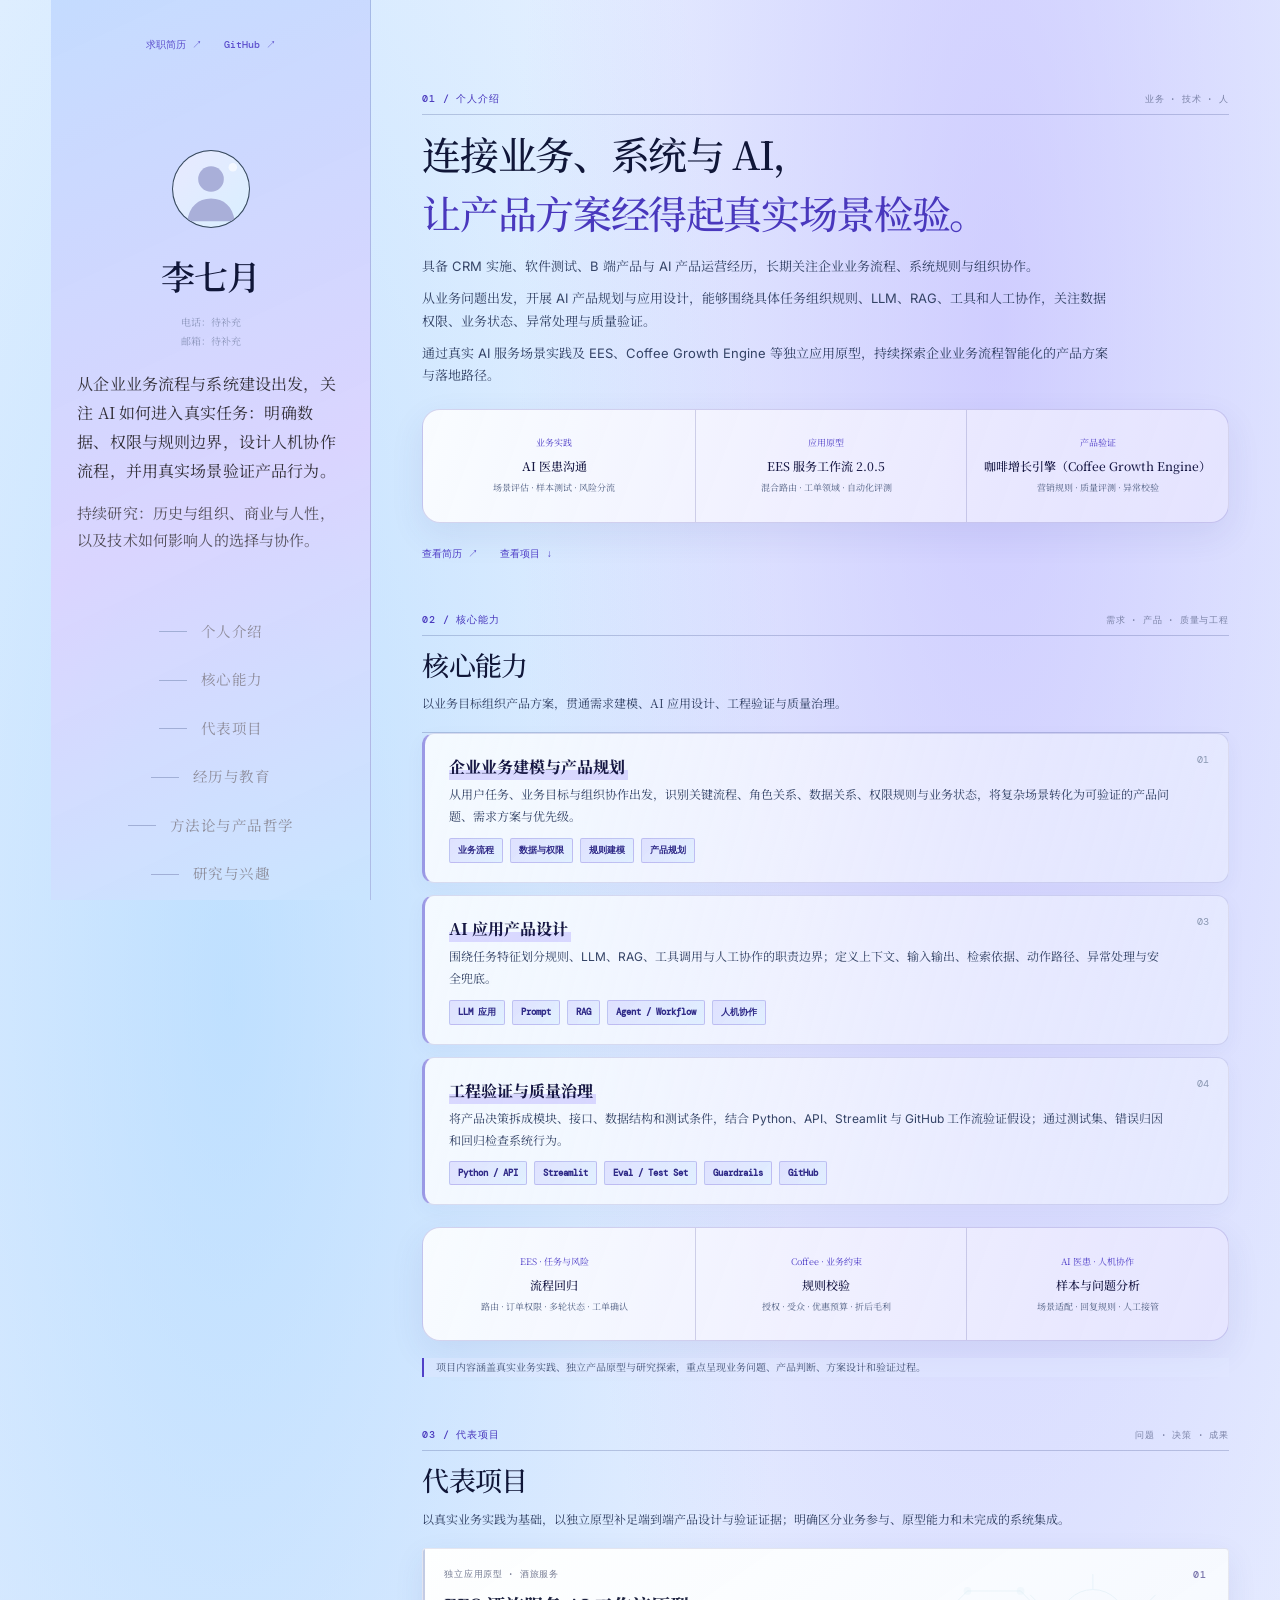
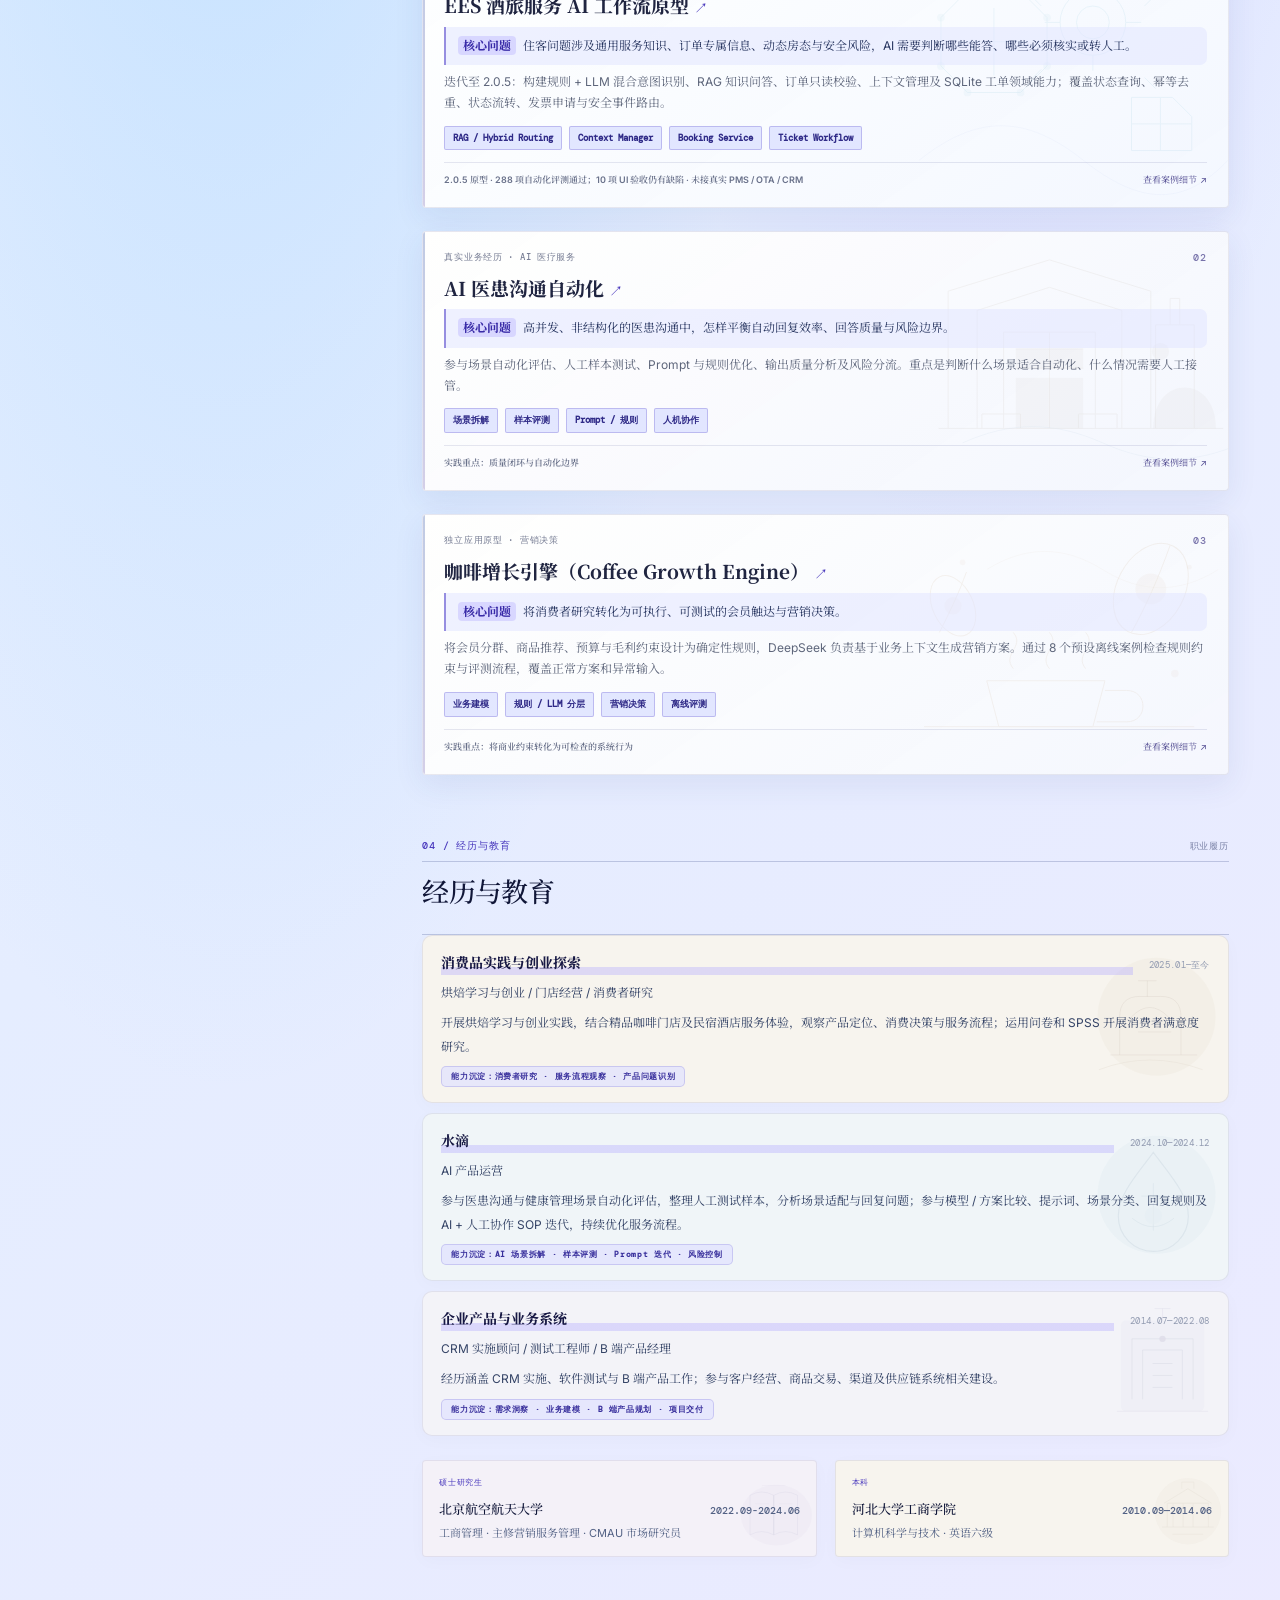
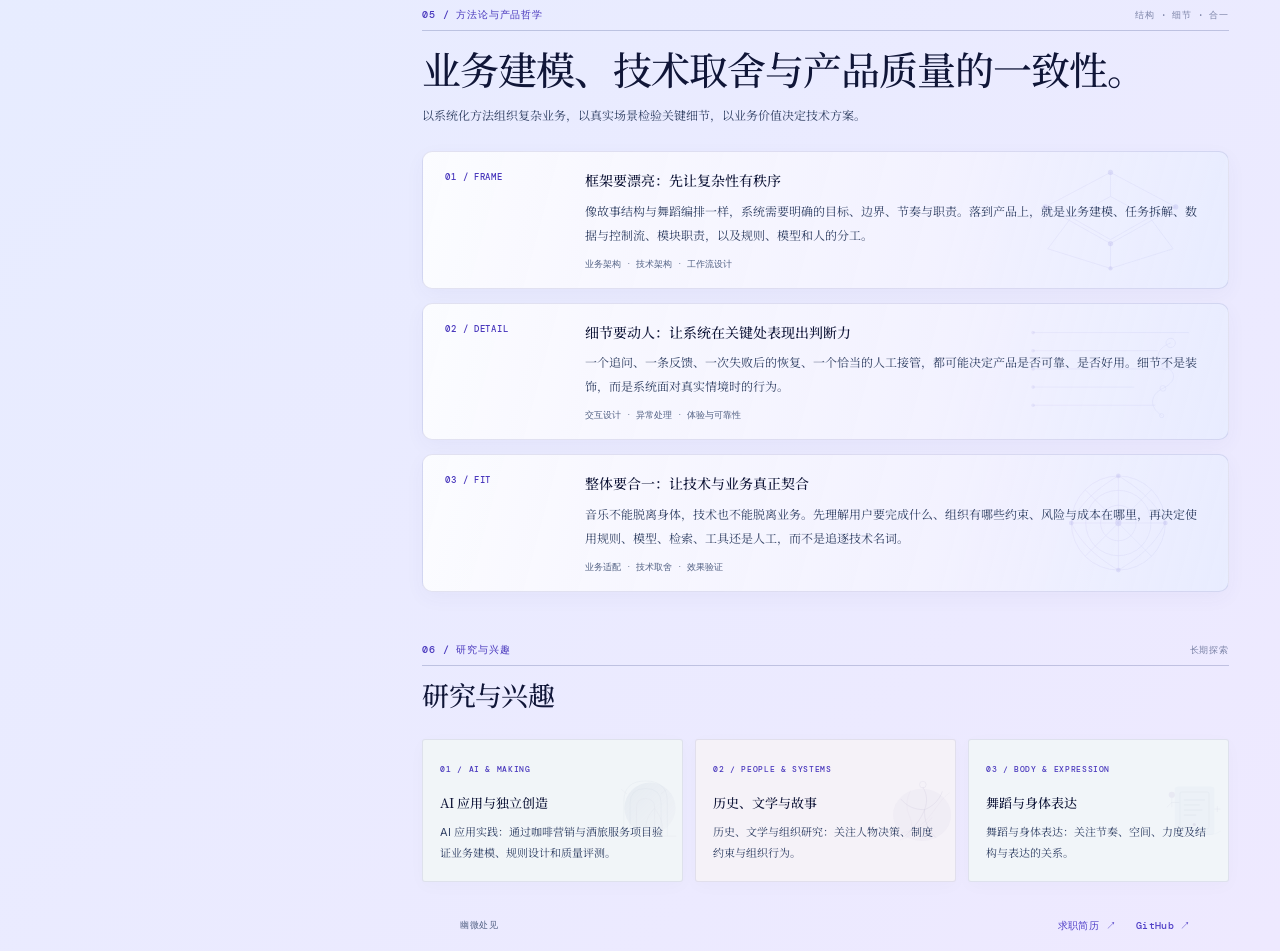
<file: index.html>
<!doctype html>
<html lang="zh-CN">
<head>
<meta charset="utf-8">
<meta name="viewport" content="width=device-width, initial-scale=1">
<title>幽微处见｜AI 产品经理 · 企业级 AI 应用与业务流程智能化</title>
<meta name="description" content="李七月的个人作品集。AI 产品经理，聚焦企业级 AI 应用与业务流程智能化。具备 CRM 实施、软件测试、B 端产品与 AI 产品运营经历。">
<link rel="preconnect" href="https://fonts.googleapis.com">
<link rel="preconnect" href="https://fonts.gstatic.com" crossorigin>
<link href="https://fonts.googleapis.com/css2?family=DM+Mono:wght@400;500&family=Inter:wght@400;500;600;700&family=Noto+Serif+SC:wght@400;500;600;700&display=swap" rel="stylesheet">
<link rel="stylesheet" href="styles.css?v=20261112-3"><link rel="stylesheet" href="theme.css">
</head>
<body data-page="home" class="portfolio-v2">
<div class="portfolio-shell">
  <aside class="portfolio-sidebar">
<div class="sidebar-top-links"><a href="resume.html">求职简历 ↗</a><a href="https://github.com/Sallyallia917" target="_blank" rel="noopener noreferrer">GitHub ↗</a></div>
    <div class="sidebar-intro">
      <img class="sidebar-avatar" src="assets/profile-photo-placeholder.svg" alt="个人照片位置">
      <div class="sidebar-profile-row">
        <h1>李七月</h1>
      </div>
      <div class="sidebar-contact sidebar-contact-inline" aria-label="联系方式">
        <span>电话：待补充</span><span>邮箱：待补充</span>
      </div>
      <p class="sidebar-summary">从企业业务流程与系统建设出发，关注 AI 如何进入真实任务：明确数据、权限与规则边界，设计人机协作流程，并用真实场景验证产品行为。</p>
      <p class="sidebar-research">持续研究：历史与组织、商业与人性，以及技术如何影响人的选择与协作。</p>
    </div>
    <nav class="portfolio-nav" aria-label="页面导航">
<a href="index.html#about"><span></span>个人介绍</a>
<a href="index.html#skills"><span></span>核心能力</a>
<a href="index.html#projects"><span></span>代表项目</a>
<a href="index.html#experience"><span></span>经历与教育</a>
<a href="index.html#philosophy"><span></span>方法论与产品哲学</a>
<a href="index.html#interests"><span></span>研究与兴趣</a>
</nav>
<div class="sidebar-bottom"><a class="portfolio-brand portfolio-brand-bottom" href="index.html">幽微处见</a></div></aside>

  <main class="portfolio-main" id="top">
    <section class="portfolio-section intro-section" id="about">
      <div class="section-overline"><span>01 / 个人介绍</span><span>业务 · 技术 · 人</span></div>
      <h2 class="section-title">连接业务、系统与 AI，<br><em>让产品方案经得起真实场景检验。</em></h2>
      <div class="intro-copy">
        <p>具备 CRM 实施、软件测试、B 端产品与 AI 产品运营经历，长期关注企业业务流程、系统规则与组织协作。</p>
        <p>从业务问题出发，开展 AI 产品规划与应用设计，能够围绕具体任务组织规则、LLM、RAG、工具和人工协作，关注数据权限、业务状态、异常处理与质量验证。</p>
        <p>通过真实 AI 服务场景实践及 EES、Coffee Growth Engine 等独立应用原型，持续探索企业业务流程智能化的产品方案与落地路径。</p>
      </div>
      <div class="intro-proof">
        <div><span>业务实践</span><strong>AI 医患沟通</strong><small>场景评估 · 样本测试 · 风险分流</small></div>
        <div><span>应用原型</span><strong>EES 服务工作流 2.0.5</strong><small>混合路由 · 工单领域 · 自动化评测</small></div>
        <div><span>产品验证</span><strong>咖啡增长引擎（Coffee Growth Engine）</strong><small>营销规则 · 质量评测 · 异常校验</small></div></div><div class="intro-header-actions intro-links-below"><a href="resume.html">查看简历 ↗</a><a href="#projects">查看项目 ↓</a></div></section><section class="portfolio-section" id="skills">
      <div class="section-overline"><span>02 / 核心能力</span><span>需求 · 产品 · 质量与工程</span></div>
      <h2 class="section-heading">核心能力</h2>
      <p class="section-lead">以业务目标组织产品方案，贯通需求建模、AI 应用设计、工程验证与质量治理。</p>
      <div class="skill-list">
<article class="skill-row"><div class="skill-number">01</div><div><h3>企业业务建模与产品规划</h3><p>从用户任务、业务目标与组织协作出发，识别关键流程、角色关系、数据关系、权限规则与业务状态，将复杂场景转化为可验证的产品问题、需求方案与优先级。</p><div class="skill-tags"><span>业务流程</span><span>数据与权限</span><span>规则建模</span><span>产品规划</span></div></div></article>
<article class="skill-row"><div class="skill-number">03</div><div><h3>AI 应用产品设计</h3><p>围绕任务特征划分规则、LLM、RAG、工具调用与人工协作的职责边界；定义上下文、输入输出、检索依据、动作路径、异常处理与安全兜底。</p><div class="skill-tags"><span>LLM 应用</span><span>Prompt</span><span>RAG</span><span>Agent / Workflow</span><span>人机协作</span></div></div></article>
<article class="skill-row"><div class="skill-number">04</div><div><h3>工程验证与质量治理</h3><p>将产品决策拆成模块、接口、数据结构和测试条件，结合 Python、API、Streamlit 与 GitHub 工作流验证假设；通过测试集、错误归因和回归检查系统行为。</p><div class="skill-tags"><span>Python / API</span><span>Streamlit</span><span>Eval / Test Set</span><span>Guardrails</span><span>GitHub</span></div></div></article>
</div>
<div class="intro-proof quality-proof"><div><span>EES · 任务与风险</span><strong>流程回归</strong><small>路由 · 订单权限 · 多轮状态 · 工单确认</small></div><div><span>Coffee · 业务约束</span><strong>规则校验</strong><small>授权 · 受众 · 优惠预算 · 折后毛利</small></div><div><span>AI 医患 · 人机协作</span><strong>样本与问题分析</strong><small>场景适配 · 回复规则 · 人工接管</small></div></div>
      <p class="scope-note">项目内容涵盖真实业务实践、独立产品原型与研究探索，重点呈现业务问题、产品判断、方案设计和验证过程。</p>
    </section>

    <section class="portfolio-section" id="projects">
      <div class="section-overline"><span>03 / 代表项目</span><span>问题 · 决策 · 成果</span></div>
      <h2 class="section-heading">代表项目</h2>
      <p class="section-lead">以真实业务实践为基础，以独立原型补足端到端产品设计与验证证据；明确区分业务参与、原型能力和未完成的系统集成。</p>
      <div class="project-list">
<article class="project-card">
          <div class="project-card-top"><span class="project-type">独立应用原型 · 酒旅服务</span><span class="project-index">01</span></div>
          <h3><a href="ees-agent.html">EES 酒旅服务 AI 工作流原型 <span>↗</span></a></h3>
          <p class="project-problem"><b>核心问题</b> 住客问题涉及通用服务知识、订单专属信息、动态房态与安全风险，AI 需要判断哪些能答、哪些必须核实或转人工。</p>
          <p>迭代至 2.0.5：构建规则 + LLM 混合意图识别、RAG 知识问答、订单只读校验、上下文管理及 SQLite 工单领域能力；覆盖状态查询、幂等去重、状态流转、发票申请与安全事件路由。</p>
          <div class="project-tags"><span>RAG / Hybrid Routing</span><span>Context Manager</span><span>Booking Service</span><span>Ticket Workflow</span></div>
          <div class="project-foot"><span>2.0.5 原型 · 288 项自动化评测通过；10 项 UI 验收仍有缺陷 · 未接真实 PMS / OTA / CRM</span><a href="ees-agent.html">查看案例细节 ↗</a></div>
        </article>
<article class="project-card">
          <div class="project-card-top"><span class="project-type">真实业务经历 · AI 医疗服务</span><span class="project-index">02</span></div>
          <h3><a href="ai-scrm.html">AI 医患沟通自动化 <span>↗</span></a></h3>
          <p class="project-problem"><b>核心问题</b> 高并发、非结构化的医患沟通中，怎样平衡自动回复效率、回答质量与风险边界。</p>
          <p>参与场景自动化评估、人工样本测试、Prompt 与规则优化、输出质量分析及风险分流。重点是判断什么场景适合自动化、什么情况需要人工接管。</p>
          <div class="project-tags"><span>场景拆解</span><span>样本评测</span><span>Prompt / 规则</span><span>人机协作</span></div>
          <div class="project-foot"><span>实践重点：质量闭环与自动化边界</span><a href="ai-scrm.html">查看案例细节 ↗</a></div>
        </article>
<article class="project-card">
          <div class="project-card-top"><span class="project-type">独立应用原型 · 营销决策</span><span class="project-index">03</span></div>
          <h3><a href="cafe-engine.html">咖啡增长引擎（Coffee Growth Engine） <span>↗</span></a></h3>
          <p class="project-problem"><b>核心问题</b> 将消费者研究转化为可执行、可测试的会员触达与营销决策。</p>
          <p>将会员分群、商品推荐、预算与毛利约束设计为确定性规则，DeepSeek 负责基于业务上下文生成营销方案。通过 8 个预设离线案例检查规则约束与评测流程，覆盖正常方案和异常输入。</p>
          <div class="project-tags"><span>业务建模</span><span>规则 / LLM 分层</span><span>营销决策</span><span>离线评测</span></div>
          <div class="project-foot"><span>实践重点：将商业约束转化为可检查的系统行为</span><a href="cafe-engine.html">查看案例细节 ↗</a></div>
        </article>
      
      </div></section>

    <section class="portfolio-section experience-section" id="experience">
      <div class="section-overline"><span>04 / 经历与教育</span><span>职业履历</span></div>
      <h2 class="section-heading">经历与教育</h2>
      <div class="experience-list">
        <article>
          <div class="experience-main"><h3>消费品实践与创业探索</h3><span class="experience-date">2025.01—至今</span></div>
          <p class="experience-role">烘焙学习与创业 / 门店经营 / 消费者研究</p>
          <div class="experience-content">
            <p>开展烘焙学习与创业实践，结合精品咖啡门店及民宿酒店服务体验，观察产品定位、消费决策与服务流程；运用问卷和 SPSS 开展消费者满意度研究。</p>
            <span class="experience-kind">能力沉淀：消费者研究 · 服务流程观察 · 产品问题识别</span>
          </div>
        </article>
        <article>
          <div class="experience-main"><h3>水滴</h3><span class="experience-date">2024.10—2024.12</span></div>
          <p class="experience-role">AI 产品运营</p>
          <div class="experience-content">
            <p>参与医患沟通与健康管理场景自动化评估，整理人工测试样本，分析场景适配与回复问题；参与模型 / 方案比较、提示词、场景分类、回复规则及 AI + 人工协作 SOP 迭代，持续优化服务流程。</p>
            <span class="experience-kind">能力沉淀：AI 场景拆解 · 样本评测 · Prompt 迭代 · 风险控制</span>
          </div>
        </article>
        <article>
          <div class="experience-main"><h3>企业产品与业务系统</h3><span class="experience-date">2014.07—2022.08</span></div>
          <p class="experience-role">CRM 实施顾问 / 测试工程师 / B 端产品经理</p>
          <div class="experience-content">
            <p>经历涵盖 CRM 实施、软件测试与 B 端产品工作；参与客户经营、商品交易、渠道及供应链系统相关建设。</p>
            <span class="experience-kind">能力沉淀：需求洞察 · 业务建模 · B 端产品规划 · 项目交付</span>
          </div>
        </article>
      </div>
      <div class="education-block">
        <div><span class="education-label">硕士研究生</span><div class="education-heading"><h3>北京航空航天大学</h3><time>2022.09-2024.06</time></div><p>工商管理 · 主修营销服务管理 · CMAU 市场研究员</p></div>
        <div><span class="education-label">本科</span><div class="education-heading"><h3>河北大学工商学院</h3><time>2010.09—2014.06</time></div><p>计算机科学与技术 · 英语六级</p></div>
      </div>
    </section>

    <section class="portfolio-section philosophy-section" id="philosophy">
      <div class="section-overline"><span>05 / 方法论与产品哲学</span><span>结构 · 细节 · 合一</span></div>
      <h2 class="section-heading">业务建模、技术取舍与产品质量的一致性。</h2>
      <p class="section-lead">以系统化方法组织复杂业务，以真实场景检验关键细节，以业务价值决定技术方案。</p>
      <div class="philosophy-list">
        <article><span class="philosophy-mark">01 / FRAME</span><div><h3>框架要漂亮：先让复杂性有秩序</h3><p>像故事结构与舞蹈编排一样，系统需要明确的目标、边界、节奏与职责。落到产品上，就是业务建模、任务拆解、数据与控制流、模块职责，以及规则、模型和人的分工。</p><small>业务架构 · 技术架构 · 工作流设计</small></div></article>
        <article><span class="philosophy-mark">02 / DETAIL</span><div><h3>细节要动人：让系统在关键处表现出判断力</h3><p>一个追问、一条反馈、一次失败后的恢复、一个恰当的人工接管，都可能决定产品是否可靠、是否好用。细节不是装饰，而是系统面对真实情境时的行为。</p><small>交互设计 · 异常处理 · 体验与可靠性</small></div></article>
        <article><span class="philosophy-mark">03 / FIT</span><div><h3>整体要合一：让技术与业务真正契合</h3><p>音乐不能脱离身体，技术也不能脱离业务。先理解用户要完成什么、组织有哪些约束、风险与成本在哪里，再决定使用规则、模型、检索、工具还是人工，而不是追逐技术名词。</p><small>业务适配 · 技术取舍 · 效果验证</small></div></article>
      </div>
      
    </section>

    <section class="portfolio-section" id="interests">
      <div class="section-overline"><span>06 / 研究与兴趣</span><span>长期探索</span></div>
      <h2 class="section-heading">研究与兴趣</h2>
      <div class="interest-grid">
        <article><span class="interest-code">01 / AI & MAKING</span><h3>AI 应用与独立创造</h3><p>AI 应用实践：通过咖啡营销与酒旅服务项目验证业务建模、规则设计和质量评测。</p></article>
        <article><span class="interest-code">02 / PEOPLE & SYSTEMS</span><h3>历史、文学与故事</h3><p>历史、文学与组织研究：关注人物决策、制度约束与组织行为。</p></article>
        <article><span class="interest-code">03 / BODY & EXPRESSION</span><h3>舞蹈与身体表达</h3><p>舞蹈与身体表达：关注节奏、空间、力度及结构与表达的关系。</p></article>
      </div>
      
    </section>

    

    <footer class="portfolio-footer">
  <small class="footer-brand">幽微处见</small>
  <div class="footer-actions">
    <a href="resume.html">求职简历 ↗</a>
    <a href="https://github.com/Sallyallia917" target="_blank" rel="noopener noreferrer">GitHub ↗</a>
  </div>
</footer>
  </main>
</div>

</body>
</html>
</file>
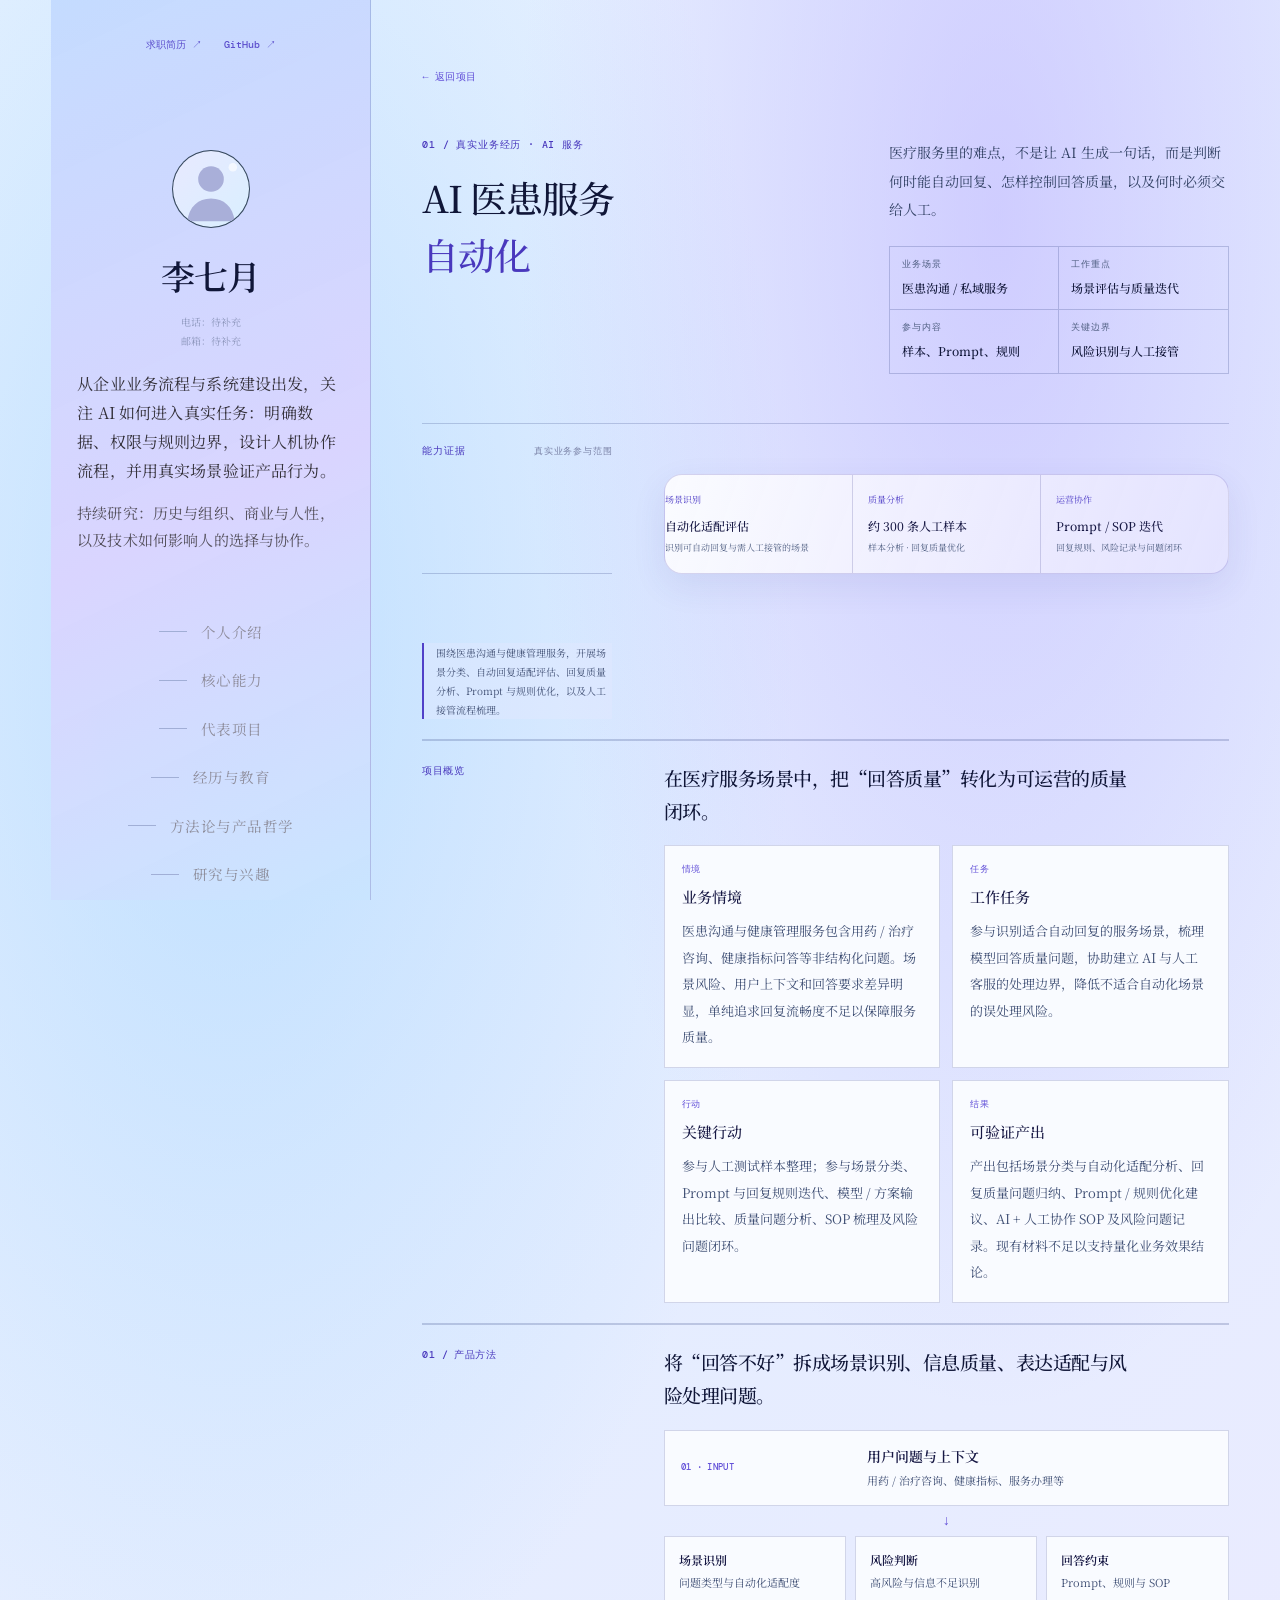
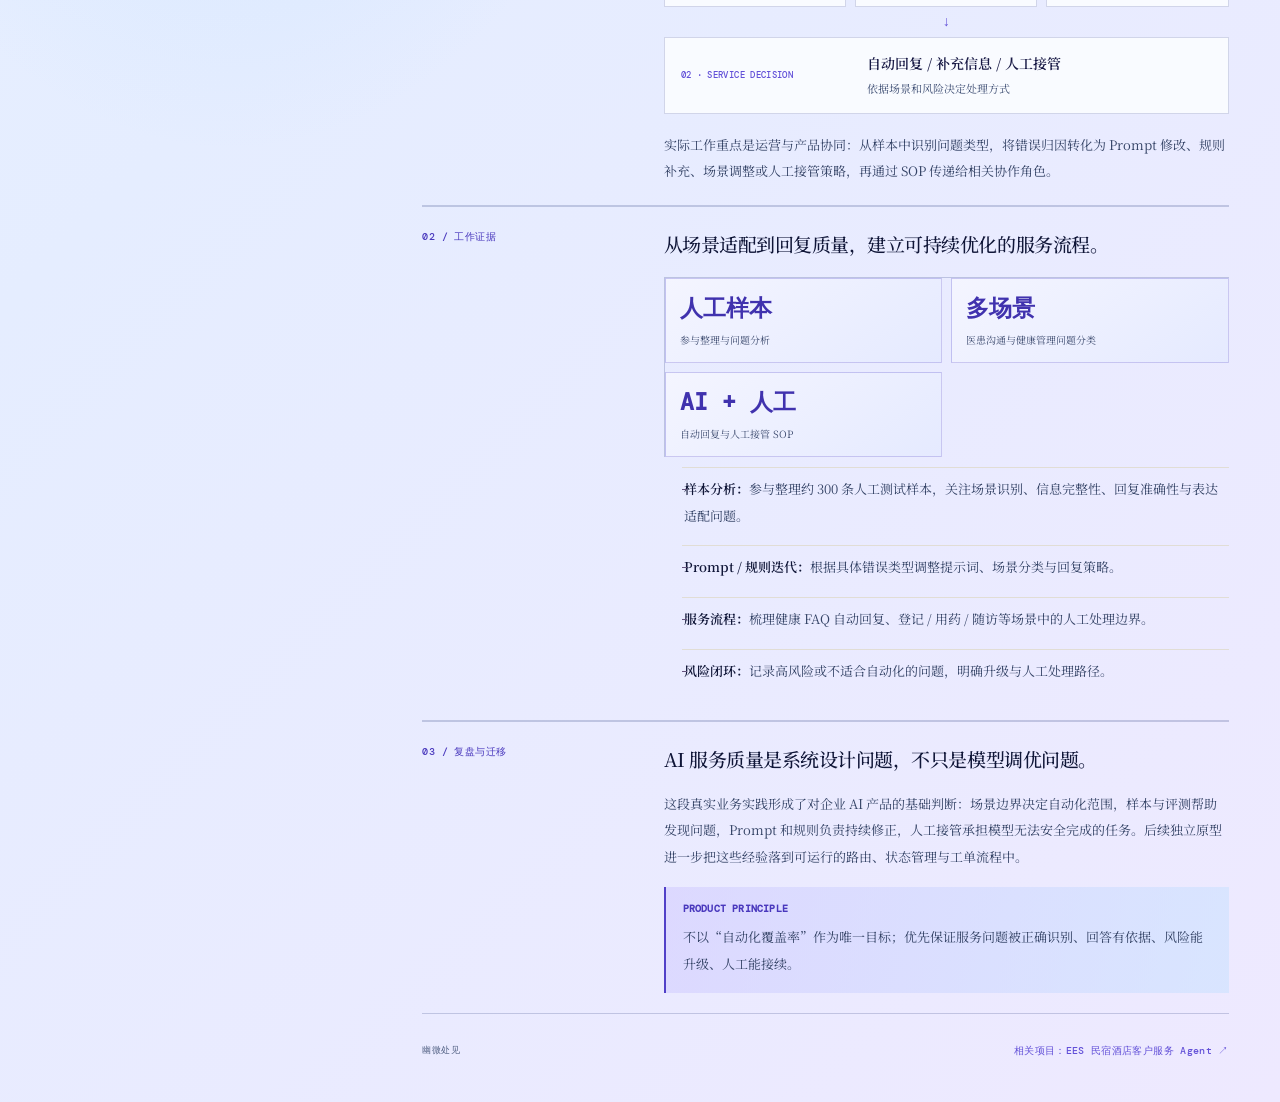
<file: ai-scrm.html>
<!doctype html>
<html lang="zh-CN"><head><meta charset="utf-8"><meta name="viewport" content="width=device-width,initial-scale=1"><title>AI 医患服务｜幽微处见</title><meta name="description" content="AI 医患服务项目：场景判断、提示词与规则迭代、质量评估和人机协同。"><link rel="preconnect" href="https://fonts.googleapis.com"><link rel="preconnect" href="https://fonts.gstatic.com" crossorigin><link href="https://fonts.googleapis.com/css2?family=DM+Mono:wght@400;500&family=Noto+Serif+SC:wght@400;500;600;700&display=swap" rel="stylesheet"><link rel="stylesheet" href="styles.css?v=20261111-4"><link rel="stylesheet" href="theme.css"></head>
<body data-page="scrm" class="portfolio-v2 portfolio-subpage"><div class="portfolio-shell"><aside class="portfolio-sidebar">
<div class="sidebar-top-links"><a href="resume.html">求职简历 ↗</a><a href="https://github.com/Sallyallia917" target="_blank" rel="noopener noreferrer">GitHub ↗</a></div>
    <div class="sidebar-intro">
      <img class="sidebar-avatar" src="assets/profile-photo-placeholder.svg" alt="个人照片位置">
      <div class="sidebar-profile-row">
        <h1>李七月</h1>
      </div>
      <div class="sidebar-contact sidebar-contact-inline" aria-label="联系方式">
        <span>电话：待补充</span><span>邮箱：待补充</span>
      </div>
      <p class="sidebar-summary">从企业业务流程与系统建设出发，关注 AI 如何进入真实任务：明确数据、权限与规则边界，设计人机协作流程，并用真实场景验证产品行为。</p>
      <p class="sidebar-research">持续研究：历史与组织、商业与人性，以及技术如何影响人的选择与协作。</p>
    </div>
    <nav class="portfolio-nav" aria-label="页面导航">
<a href="index.html#about"><span></span>个人介绍</a>
<a href="index.html#skills"><span></span>核心能力</a>
<a href="index.html#projects"><span></span>代表项目</a>
<a href="index.html#experience"><span></span>经历与教育</a>
<a href="index.html#philosophy"><span></span>方法论与产品哲学</a>
<a href="index.html#interests"><span></span>研究与兴趣</a>
</nav>
<div class="sidebar-bottom"><a class="portfolio-brand portfolio-brand-bottom" href="index.html">幽微处见</a></div></aside>
<div class="portfolio-main"><main class="case-page-v2"><section class="case-hero"><a class="back" href="index.html#projects">← 返回项目</a><div class="case-hero-grid"><div><div class="case-no">01 / 真实业务经历 · AI 服务</div><h1>AI 医患服务<br><em>自动化</em></h1></div><div><p class="case-summary">医疗服务里的难点，不是让 AI 生成一句话，而是判断何时能自动回复、怎样控制回答质量，以及何时必须交给人工。</p><div class="case-meta"><div><span>业务场景</span><strong>医患沟通 / 私域服务</strong></div><div><span>工作重点</span><strong>场景评估与质量迭代</strong></div><div><span>参与内容</span><strong>样本、Prompt、规则</strong></div><div><span>关键边界</span><strong>风险识别与人工接管</strong></div></div></div></div></section>
<section class="case-section evidence-strip"><div class="section-overline"><span>能力证据</span><span>真实业务参与范围</span></div><div class="intro-proof"><div><span>场景识别</span><strong>自动化适配评估</strong><small>识别可自动回复与需人工接管的场景</small></div><div><span>质量分析</span><strong>约 300 条人工样本</strong><small>样本分析 · 回复质量优化</small></div><div><span>运营协作</span><strong>Prompt / SOP 迭代</strong><small>回复规则、风险记录与问题闭环</small></div></div><p class="scope-note">围绕医患沟通与健康管理服务，开展场景分类、自动回复适配评估、回复质量分析、Prompt 与规则优化，以及人工接管流程梳理。</p></section>

<div class="case-body">
<section class="case-section star-section"><div class="case-label">项目概览</div><div class="case-copy"><h2>在医疗服务场景中，把“回答质量”转化为可运营的质量闭环。</h2><div class="star-grid">
<article class="star-card"><span>情境</span><h3>业务情境</h3><p>医患沟通与健康管理服务包含用药 / 治疗咨询、健康指标问答等非结构化问题。场景风险、用户上下文和回答要求差异明显，单纯追求回复流畅度不足以保障服务质量。</p></article>
<article class="star-card"><span>任务</span><h3>工作任务</h3><p>参与识别适合自动回复的服务场景，梳理模型回答质量问题，协助建立 AI 与人工客服的处理边界，降低不适合自动化场景的误处理风险。</p></article>
<article class="star-card"><span>行动</span><h3>关键行动</h3><p>参与人工测试样本整理；参与场景分类、Prompt 与回复规则迭代、模型 / 方案输出比较、质量问题分析、SOP 梳理及风险问题闭环。</p></article>
<article class="star-card"><span>结果</span><h3>可验证产出</h3><p>产出包括场景分类与自动化适配分析、回复质量问题归纳、Prompt / 规则优化建议、AI + 人工协作 SOP 及风险问题记录。现有材料不足以支持量化业务效果结论。</p></article>
</div></div></section>
<section class="case-section"><div class="case-label">01 / 产品方法</div><div class="case-copy"><h2>将“回答不好”拆成场景识别、信息质量、表达适配与风险处理问题。</h2><div class="architecture-stack">
<div class="architecture-layer"><span>01 · INPUT</span><div><strong>用户问题与上下文</strong><small>用药 / 治疗咨询、健康指标、服务办理等</small></div></div><div class="architecture-arrow">↓</div>
<div class="architecture-split"><div class="architecture-node"><b>场景识别</b><small>问题类型与自动化适配度</small></div><div class="architecture-node"><b>风险判断</b><small>高风险与信息不足识别</small></div><div class="architecture-node"><b>回答约束</b><small>Prompt、规则与 SOP</small></div></div><div class="architecture-arrow">↓</div>
<div class="architecture-layer architecture-layer-final"><span>02 · SERVICE DECISION</span><div><strong>自动回复 / 补充信息 / 人工接管</strong><small>依据场景和风险决定处理方式</small></div></div>
</div><p>实际工作重点是运营与产品协同：从样本中识别问题类型，将错误归因转化为 Prompt 修改、规则补充、场景调整或人工接管策略，再通过 SOP 传递给相关协作角色。</p></div></section>
<section class="case-section"><div class="case-label">02 / 工作证据</div><div class="case-copy"><h2>从场景适配到回复质量，建立可持续优化的服务流程。</h2><div class="metric-grid"><div class="metric"><b>人工样本</b><span>参与整理与问题分析</span></div><div class="metric"><b>多场景</b><span>医患沟通与健康管理问题分类</span></div><div class="metric"><b>AI + 人工</b><span>自动回复与人工接管 SOP</span></div></div><ul class="case-list"><li><strong>样本分析：</strong>参与整理约 300 条人工测试样本，关注场景识别、信息完整性、回复准确性与表达适配问题。</li><li><strong>Prompt / 规则迭代：</strong>根据具体错误类型调整提示词、场景分类与回复策略。</li><li><strong>服务流程：</strong>梳理健康 FAQ 自动回复、登记 / 用药 / 随访等场景中的人工处理边界。</li><li><strong>风险闭环：</strong>记录高风险或不适合自动化的问题，明确升级与人工处理路径。</li></ul></div></section>
<section class="case-section"><div class="case-label">03 / 复盘与迁移</div><div class="case-copy"><h2>AI 服务质量是系统设计问题，不只是模型调优问题。</h2><p>这段真实业务实践形成了对企业 AI 产品的基础判断：场景边界决定自动化范围，样本与评测帮助发现问题，Prompt 和规则负责持续修正，人工接管承担模型无法安全完成的任务。后续独立原型进一步把这些经验落到可运行的路由、状态管理与工单流程中。</p><div class="takeaway"><b>PRODUCT PRINCIPLE</b><p>不以“自动化覆盖率”作为唯一目标；优先保证服务问题被正确识别、回答有依据、风险能升级、人工能接续。</p></div></div></section>
</div></main><footer class="portfolio-footer">
  <small class="footer-brand">幽微处见</small>
  <div class="footer-actions">
    <a href="ees-agent.html">相关项目：EES 民宿酒店客户服务 Agent ↗</a>
  </div>
</footer></div></div>
</body></html>
</file>
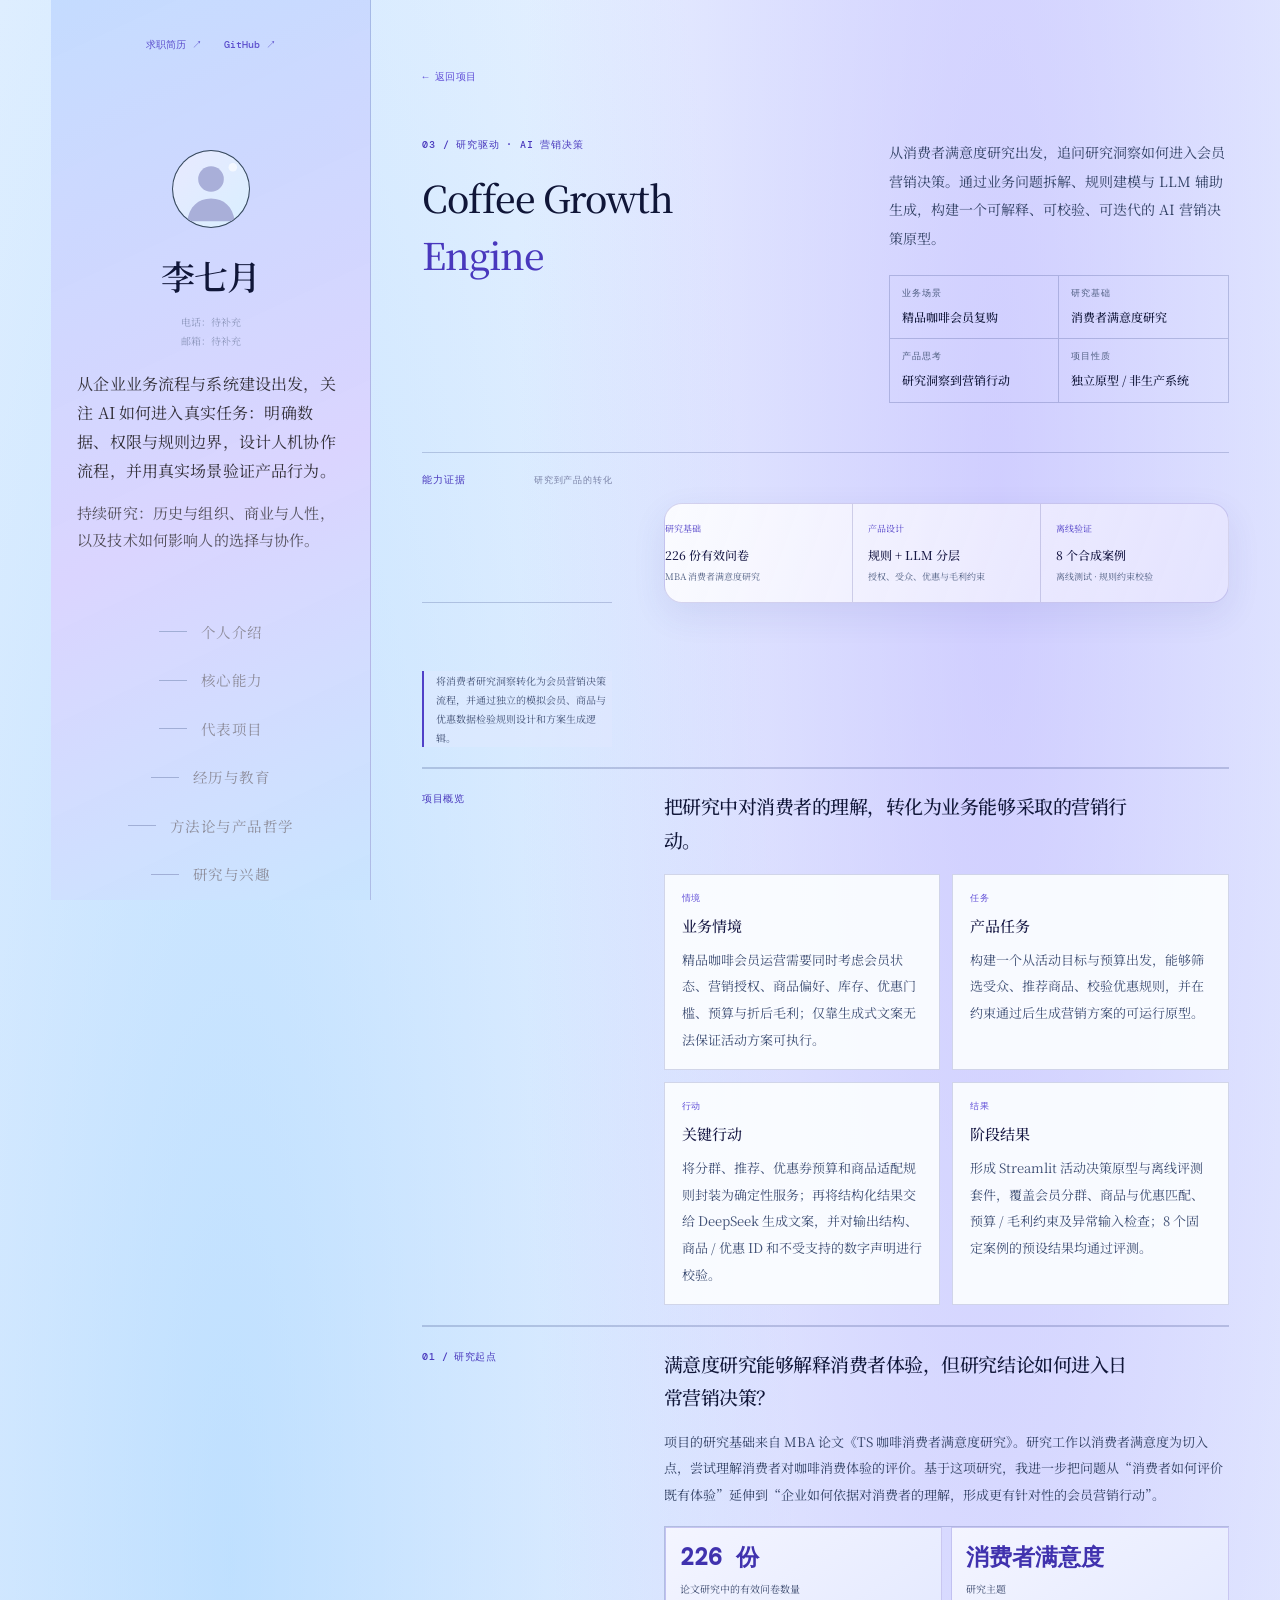
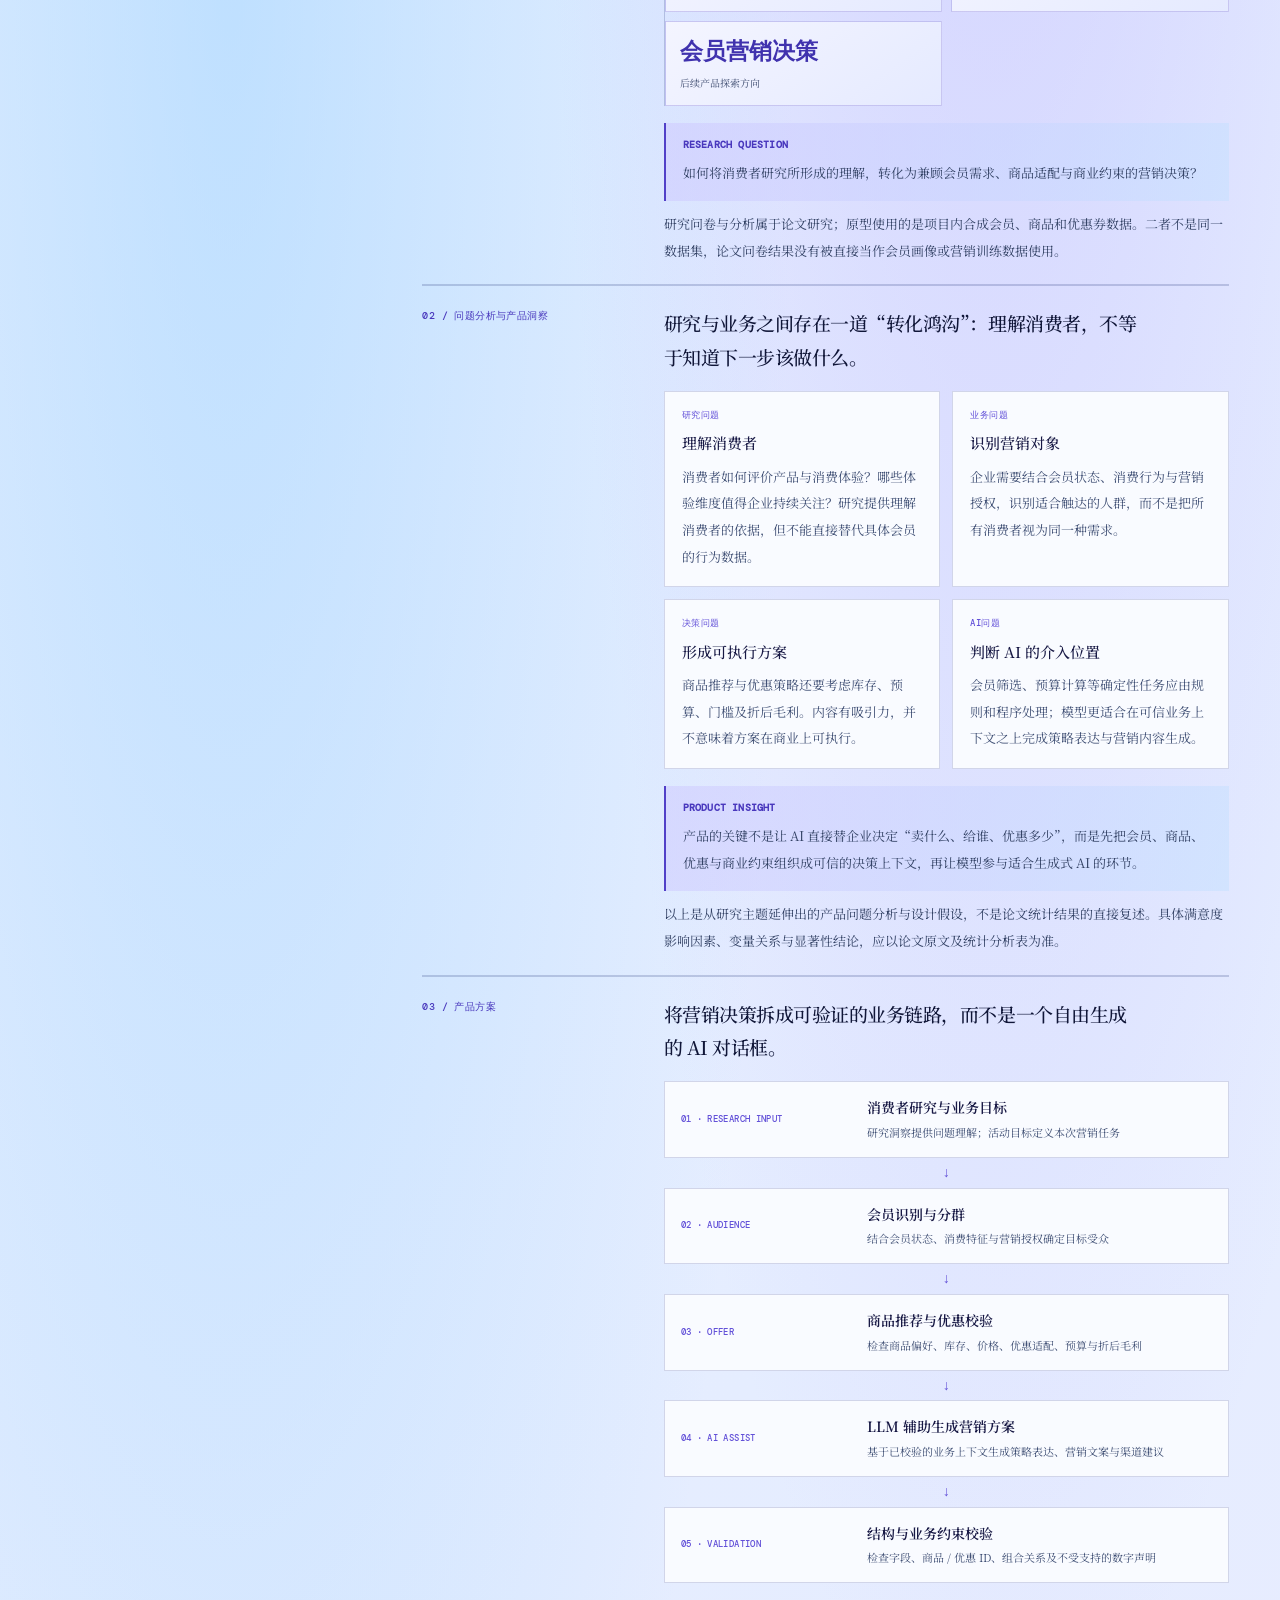
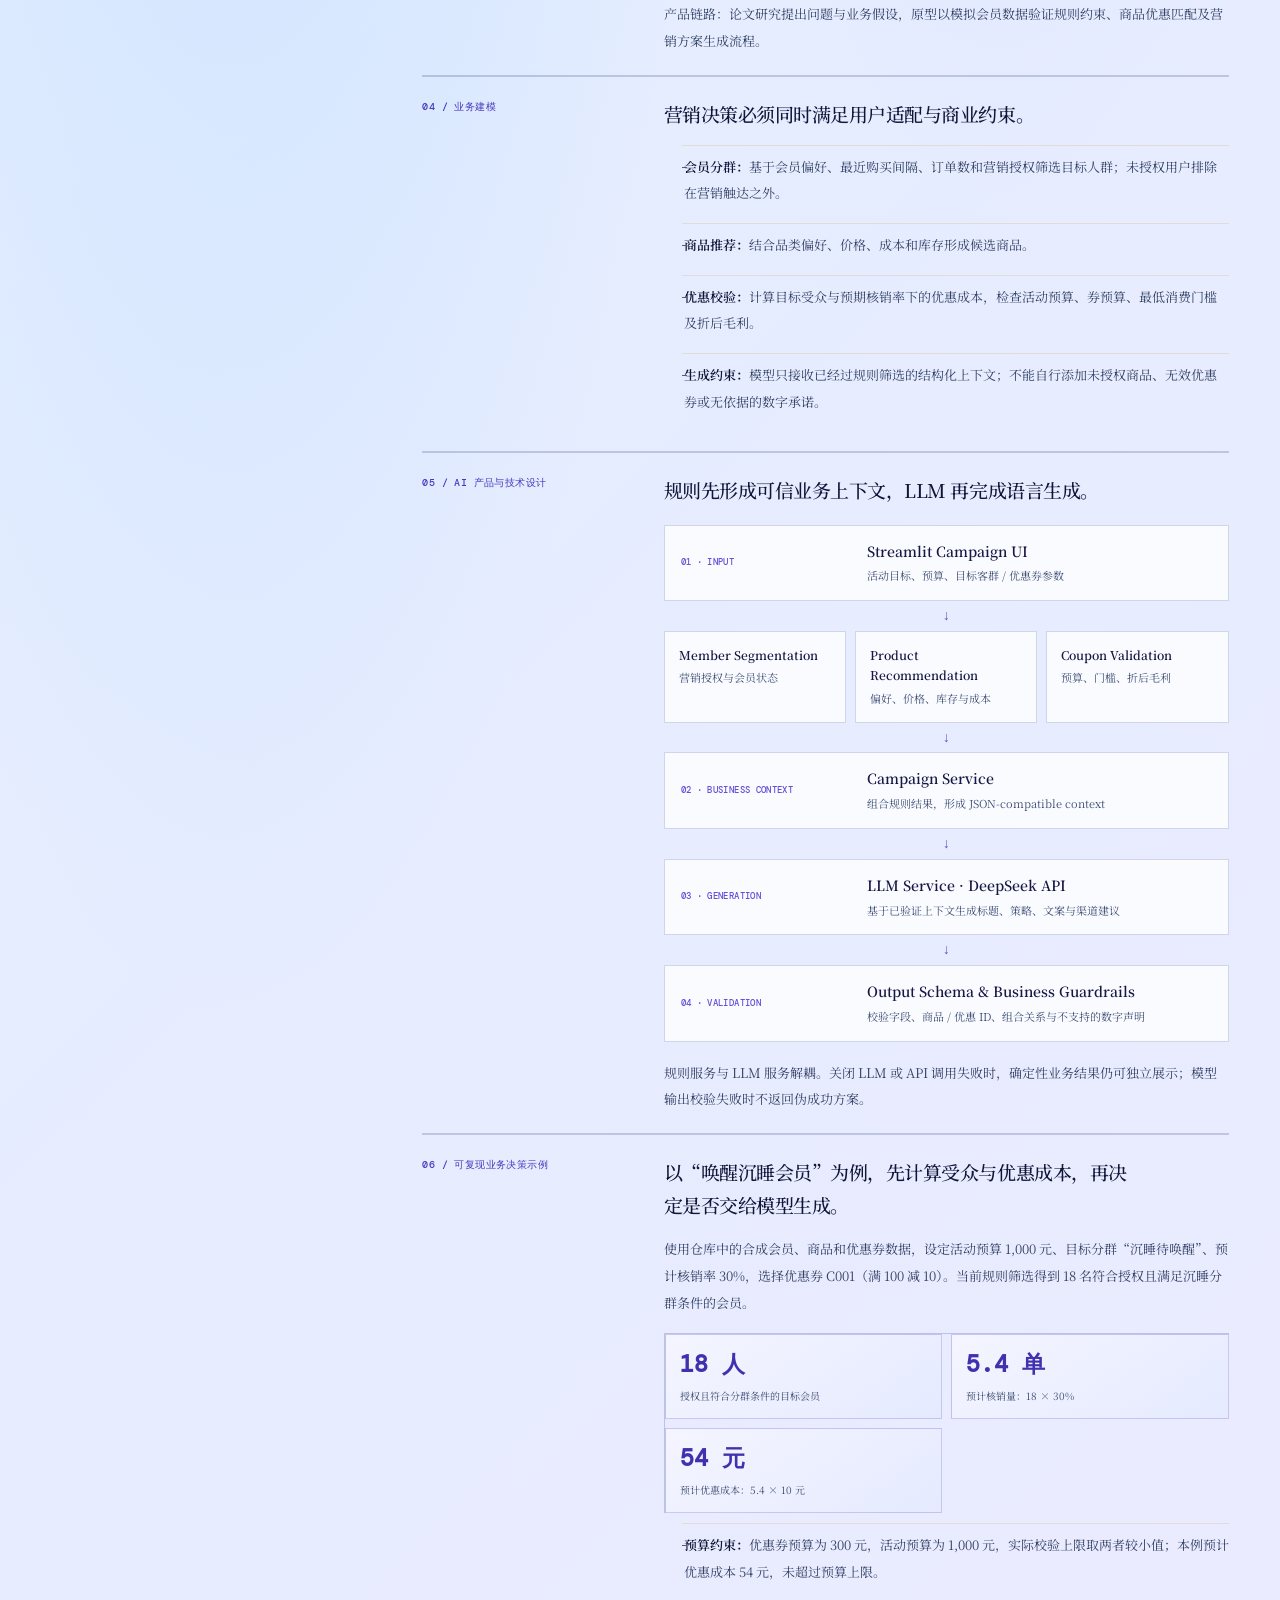
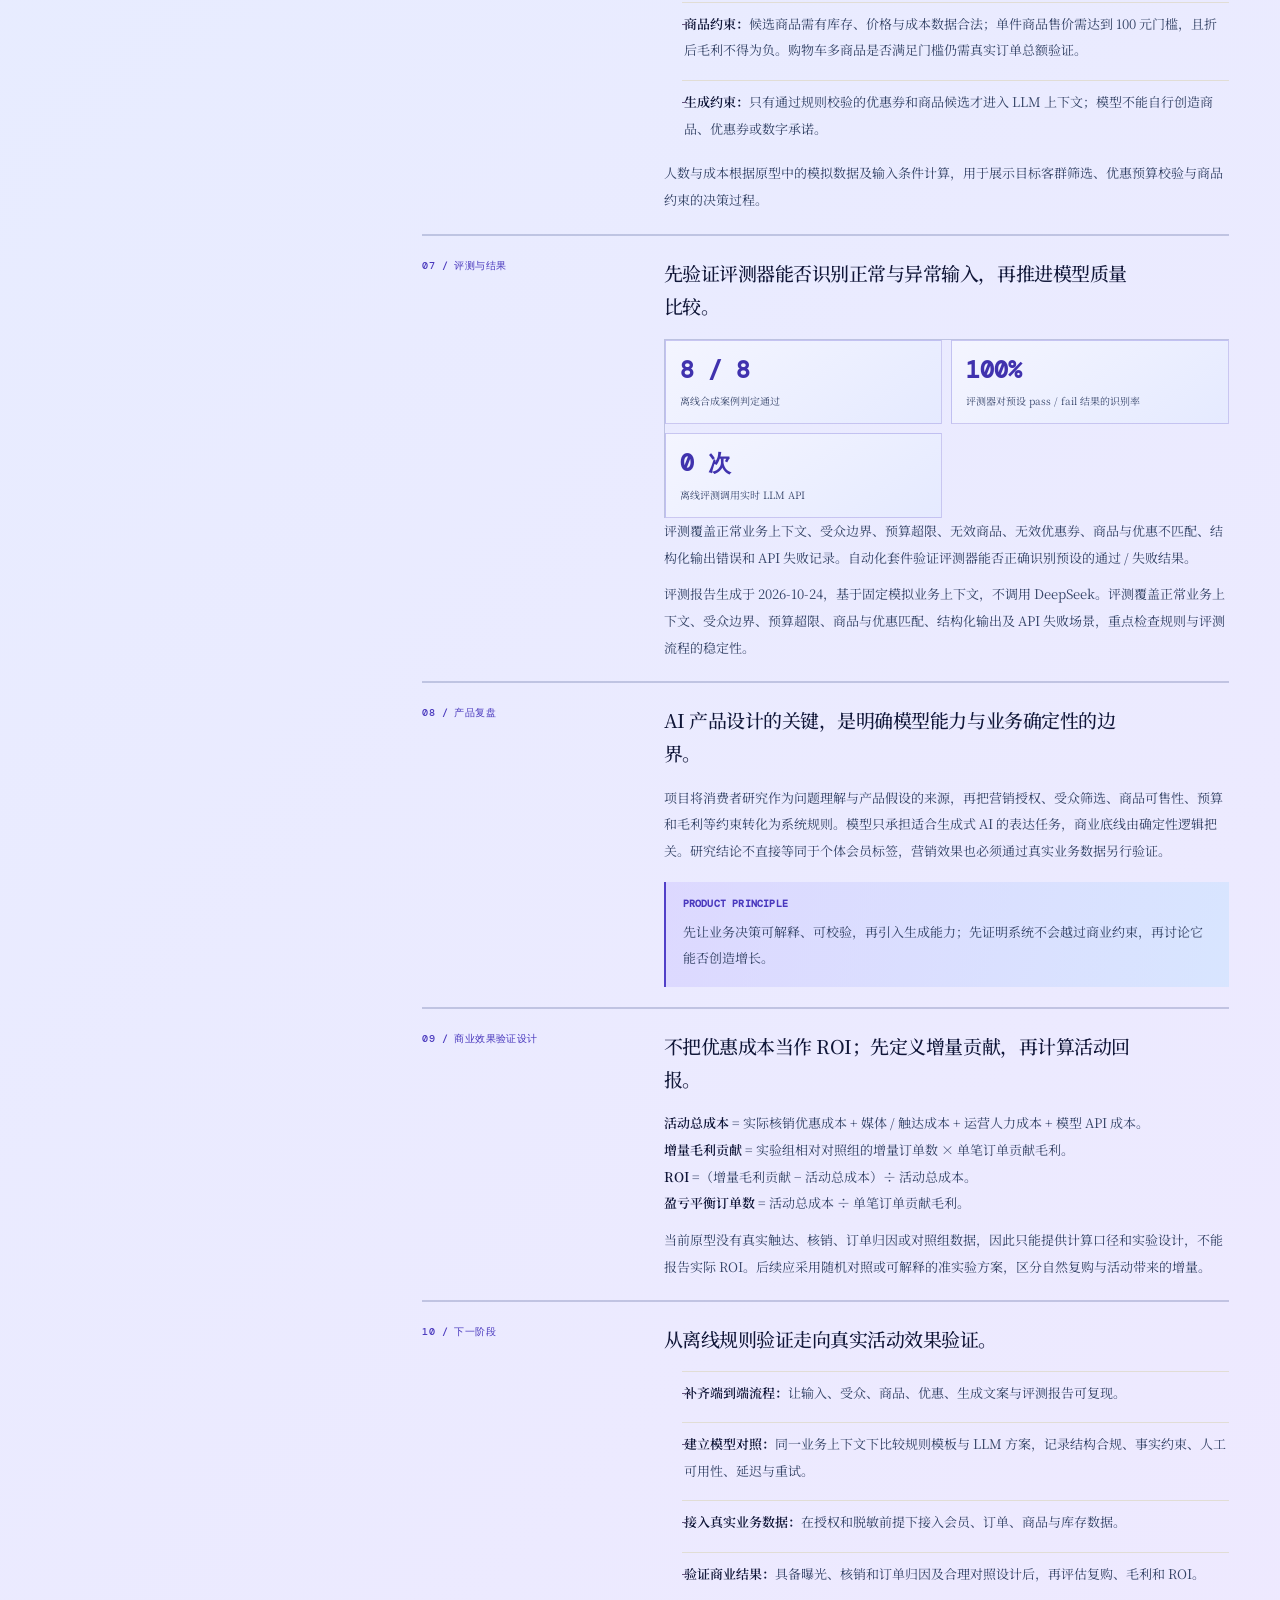
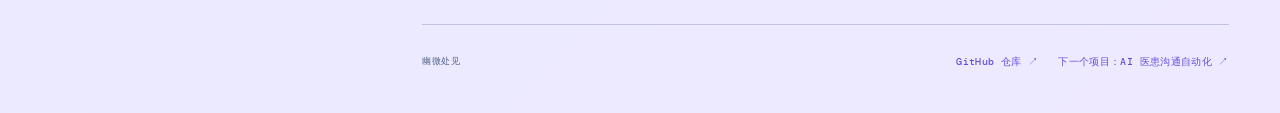
<file: cafe-engine.html>
<!doctype html>
<html lang="zh-CN"><head><meta charset="utf-8"><meta name="viewport" content="width=device-width,initial-scale=1"><title>咖啡增长引擎（Coffee Growth Engine）｜幽微处见</title><meta name="description" content="从消费者满意度研究出发，识别会员营销决策问题，设计并验证 AI 营销决策原型。"><link rel="preconnect" href="https://fonts.googleapis.com"><link rel="preconnect" href="https://fonts.gstatic.com" crossorigin><link href="https://fonts.googleapis.com/css2?family=DM+Mono:wght@400;500&family=Noto+Serif+SC:wght@400;500;600;700&display=swap" rel="stylesheet"><link rel="stylesheet" href="styles.css?v=20261111-4"><link rel="stylesheet" href="theme.css"></head>
<body data-page="coffee" class="portfolio-v2 portfolio-subpage"><div class="portfolio-shell"><aside class="portfolio-sidebar">
<div class="sidebar-top-links"><a href="resume.html">求职简历 ↗</a><a href="https://github.com/Sallyallia917" target="_blank" rel="noopener noreferrer">GitHub ↗</a></div>
    <div class="sidebar-intro">
      <img class="sidebar-avatar" src="assets/profile-photo-placeholder.svg" alt="个人照片位置">
      <div class="sidebar-profile-row">
        <h1>李七月</h1>
      </div>
      <div class="sidebar-contact sidebar-contact-inline" aria-label="联系方式">
        <span>电话：待补充</span><span>邮箱：待补充</span>
      </div>
      <p class="sidebar-summary">从企业业务流程与系统建设出发，关注 AI 如何进入真实任务：明确数据、权限与规则边界，设计人机协作流程，并用真实场景验证产品行为。</p>
      <p class="sidebar-research">持续研究：历史与组织、商业与人性，以及技术如何影响人的选择与协作。</p>
    </div>
    <nav class="portfolio-nav" aria-label="页面导航">
<a href="index.html#about"><span></span>个人介绍</a>
<a href="index.html#skills"><span></span>核心能力</a>
<a href="index.html#projects"><span></span>代表项目</a>
<a href="index.html#experience"><span></span>经历与教育</a>
<a href="index.html#philosophy"><span></span>方法论与产品哲学</a>
<a href="index.html#interests"><span></span>研究与兴趣</a>
</nav>
<div class="sidebar-bottom"><a class="portfolio-brand portfolio-brand-bottom" href="index.html">幽微处见</a></div></aside>
<div class="portfolio-main"><main class="case-page-v2"><section class="case-hero"><a class="back" href="index.html#projects">← 返回项目</a><div class="case-hero-grid"><div><div class="case-no">03 / 研究驱动 · AI 营销决策</div><h1>Coffee Growth<br><em>Engine</em></h1></div><div><p class="case-summary">从消费者满意度研究出发，追问研究洞察如何进入会员营销决策。通过业务问题拆解、规则建模与 LLM 辅助生成，构建一个可解释、可校验、可迭代的 AI 营销决策原型。</p><div class="case-meta"><div><span>业务场景</span><strong>精品咖啡会员复购</strong></div><div><span>研究基础</span><strong>消费者满意度研究</strong></div><div><span>产品思考</span><strong>研究洞察到营销行动</strong></div><div><span>项目性质</span><strong>独立原型 / 非生产系统</strong></div></div></div></div></section>
<section class="case-section evidence-strip"><div class="section-overline"><span>能力证据</span><span>研究到产品的转化</span></div><div class="intro-proof"><div><span>研究基础</span><strong>226 份有效问卷</strong><small>MBA 消费者满意度研究</small></div><div><span>产品设计</span><strong>规则 + LLM 分层</strong><small>授权、受众、优惠与毛利约束</small></div><div><span>离线验证</span><strong>8 个合成案例</strong><small>离线测试 · 规则约束校验</small></div></div><p class="scope-note">将消费者研究洞察转化为会员营销决策流程，并通过独立的模拟会员、商品与优惠数据检验规则设计和方案生成逻辑。</p></section>

<div class="case-body">
<section class="case-section star-section"><div class="case-label">项目概览</div><div class="case-copy"><h2>把研究中对消费者的理解，转化为业务能够采取的营销行动。</h2><div class="star-grid">
<article class="star-card"><span>情境</span><h3>业务情境</h3><p>精品咖啡会员运营需要同时考虑会员状态、营销授权、商品偏好、库存、优惠门槛、预算与折后毛利；仅靠生成式文案无法保证活动方案可执行。</p></article>
<article class="star-card"><span>任务</span><h3>产品任务</h3><p>构建一个从活动目标与预算出发，能够筛选受众、推荐商品、校验优惠规则，并在约束通过后生成营销方案的可运行原型。</p></article>
<article class="star-card"><span>行动</span><h3>关键行动</h3><p>将分群、推荐、优惠券预算和商品适配规则封装为确定性服务；再将结构化结果交给 DeepSeek 生成文案，并对输出结构、商品 / 优惠 ID 和不受支持的数字声明进行校验。</p></article>
<article class="star-card"><span>结果</span><h3>阶段结果</h3><p>形成 Streamlit 活动决策原型与离线评测套件，覆盖会员分群、商品与优惠匹配、预算 / 毛利约束及异常输入检查；8 个固定案例的预设结果均通过评测。</p></article>
</div></div></section>
<section class="case-section"><div class="case-label">01 / 研究起点</div><div class="case-copy">
<h2>满意度研究能够解释消费者体验，但研究结论如何进入日常营销决策？</h2>
<p>项目的研究基础来自 MBA 论文《TS 咖啡消费者满意度研究》。研究工作以消费者满意度为切入点，尝试理解消费者对咖啡消费体验的评价。基于这项研究，我进一步把问题从“消费者如何评价既有体验”延伸到“企业如何依据对消费者的理解，形成更有针对性的会员营销行动”。</p>
<div class="metric-grid">
<div class="metric"><b>226 份</b><span>论文研究中的有效问卷数量</span></div>
<div class="metric"><b>消费者满意度</b><span>研究主题</span></div>
<div class="metric"><b>会员营销决策</b><span>后续产品探索方向</span></div>
</div>
<div class="takeaway"><b>RESEARCH QUESTION</b><p>如何将消费者研究所形成的理解，转化为兼顾会员需求、商品适配与商业约束的营销决策？</p></div>
<p class="evidence-caption">研究问卷与分析属于论文研究；原型使用的是项目内合成会员、商品和优惠券数据。二者不是同一数据集，论文问卷结果没有被直接当作会员画像或营销训练数据使用。</p>
</div></section>
<section class="case-section"><div class="case-label">02 / 问题分析与产品洞察</div><div class="case-copy">
<h2>研究与业务之间存在一道“转化鸿沟”：理解消费者，不等于知道下一步该做什么。</h2>
<div class="star-grid">
<article class="star-card"><span>研究问题</span><h3>理解消费者</h3><p>消费者如何评价产品与消费体验？哪些体验维度值得企业持续关注？研究提供理解消费者的依据，但不能直接替代具体会员的行为数据。</p></article>
<article class="star-card"><span>业务问题</span><h3>识别营销对象</h3><p>企业需要结合会员状态、消费行为与营销授权，识别适合触达的人群，而不是把所有消费者视为同一种需求。</p></article>
<article class="star-card"><span>决策问题</span><h3>形成可执行方案</h3><p>商品推荐与优惠策略还要考虑库存、预算、门槛及折后毛利。内容有吸引力，并不意味着方案在商业上可执行。</p></article>
<article class="star-card"><span>AI问题</span><h3>判断 AI 的介入位置</h3><p>会员筛选、预算计算等确定性任务应由规则和程序处理；模型更适合在可信业务上下文之上完成策略表达与营销内容生成。</p></article>
</div>
<div class="takeaway"><b>PRODUCT INSIGHT</b><p>产品的关键不是让 AI 直接替企业决定“卖什么、给谁、优惠多少”，而是先把会员、商品、优惠与商业约束组织成可信的决策上下文，再让模型参与适合生成式 AI 的环节。</p></div>
<p class="evidence-caption">以上是从研究主题延伸出的产品问题分析与设计假设，不是论文统计结果的直接复述。具体满意度影响因素、变量关系与显著性结论，应以论文原文及统计分析表为准。</p>
</div></section>
<section class="case-section"><div class="case-label">03 / 产品方案</div><div class="case-copy">
<h2>将营销决策拆成可验证的业务链路，而不是一个自由生成的 AI 对话框。</h2>
<div class="architecture-stack">
<div class="architecture-layer"><span>01 · RESEARCH INPUT</span><div><strong>消费者研究与业务目标</strong><small>研究洞察提供问题理解；活动目标定义本次营销任务</small></div></div><div class="architecture-arrow">↓</div>
<div class="architecture-layer"><span>02 · AUDIENCE</span><div><strong>会员识别与分群</strong><small>结合会员状态、消费特征与营销授权确定目标受众</small></div></div><div class="architecture-arrow">↓</div>
<div class="architecture-layer"><span>03 · OFFER</span><div><strong>商品推荐与优惠校验</strong><small>检查商品偏好、库存、价格、优惠适配、预算与折后毛利</small></div></div><div class="architecture-arrow">↓</div>
<div class="architecture-layer"><span>04 · AI ASSIST</span><div><strong>LLM 辅助生成营销方案</strong><small>基于已校验的业务上下文生成策略表达、营销文案与渠道建议</small></div></div><div class="architecture-arrow">↓</div>
<div class="architecture-layer architecture-layer-final"><span>05 · VALIDATION</span><div><strong>结构与业务约束校验</strong><small>检查字段、商品 / 优惠 ID、组合关系及不受支持的数字声明</small></div></div>
</div>
<p class="evidence-caption">产品链路：论文研究提出问题与业务假设，原型以模拟会员数据验证规则约束、商品优惠匹配及营销方案生成流程。</p>
</div></section>
<section class="case-section"><div class="case-label">04 / 业务建模</div><div class="case-copy"><h2>营销决策必须同时满足用户适配与商业约束。</h2><ul class="case-list"><li><strong>会员分群：</strong>基于会员偏好、最近购买间隔、订单数和营销授权筛选目标人群；未授权用户排除在营销触达之外。</li><li><strong>商品推荐：</strong>结合品类偏好、价格、成本和库存形成候选商品。</li><li><strong>优惠校验：</strong>计算目标受众与预期核销率下的优惠成本，检查活动预算、券预算、最低消费门槛及折后毛利。</li><li><strong>生成约束：</strong>模型只接收已经过规则筛选的结构化上下文；不能自行添加未授权商品、无效优惠券或无依据的数字承诺。</li></ul></div></section>
<section class="case-section"><div class="case-label">05 / AI 产品与技术设计</div><div class="case-copy"><h2>规则先形成可信业务上下文，LLM 再完成语言生成。</h2><div class="architecture-stack">
<div class="architecture-layer"><span>01 · INPUT</span><div><strong>Streamlit Campaign UI</strong><small>活动目标、预算、目标客群 / 优惠券参数</small></div></div><div class="architecture-arrow">↓</div>
<div class="architecture-split"><div class="architecture-node"><b>Member Segmentation</b><small>营销授权与会员状态</small></div><div class="architecture-node"><b>Product Recommendation</b><small>偏好、价格、库存与成本</small></div><div class="architecture-node"><b>Coupon Validation</b><small>预算、门槛、折后毛利</small></div></div><div class="architecture-arrow">↓</div>
<div class="architecture-layer"><span>02 · BUSINESS CONTEXT</span><div><strong>Campaign Service</strong><small>组合规则结果，形成 JSON-compatible context</small></div></div><div class="architecture-arrow">↓</div>
<div class="architecture-layer"><span>03 · GENERATION</span><div><strong>LLM Service · DeepSeek API</strong><small>基于已验证上下文生成标题、策略、文案与渠道建议</small></div></div><div class="architecture-arrow">↓</div>
<div class="architecture-layer architecture-layer-final"><span>04 · VALIDATION</span><div><strong>Output Schema & Business Guardrails</strong><small>校验字段、商品 / 优惠 ID、组合关系与不支持的数字声明</small></div></div>
</div><p class="evidence-caption">规则服务与 LLM 服务解耦。关闭 LLM 或 API 调用失败时，确定性业务结果仍可独立展示；模型输出校验失败时不返回伪成功方案。</p></div></section>
<section class="case-section"><div class="case-label">06 / 可复现业务决策示例</div><div class="case-copy"><h2>以“唤醒沉睡会员”为例，先计算受众与优惠成本，再决定是否交给模型生成。</h2><p>使用仓库中的合成会员、商品和优惠券数据，设定活动预算 1,000 元、目标分群“沉睡待唤醒”、预计核销率 30%，选择优惠券 C001（满 100 减 10）。当前规则筛选得到 18 名符合授权且满足沉睡分群条件的会员。</p><div class="metric-grid"><div class="metric"><b>18 人</b><span>授权且符合分群条件的目标会员</span></div><div class="metric"><b>5.4 单</b><span>预计核销量：18 × 30%</span></div><div class="metric"><b>54 元</b><span>预计优惠成本：5.4 × 10 元</span></div></div><ul class="case-list"><li><strong>预算约束：</strong>优惠券预算为 300 元，活动预算为 1,000 元，实际校验上限取两者较小值；本例预计优惠成本 54 元，未超过预算上限。</li><li><strong>商品约束：</strong>候选商品需有库存、价格与成本数据合法；单件商品售价需达到 100 元门槛，且折后毛利不得为负。购物车多商品是否满足门槛仍需真实订单总额验证。</li><li><strong>生成约束：</strong>只有通过规则校验的优惠券和商品候选才进入 LLM 上下文；模型不能自行创造商品、优惠券或数字承诺。</li></ul><p class="evidence-caption">人数与成本根据原型中的模拟数据及输入条件计算，用于展示目标客群筛选、优惠预算校验与商品约束的决策过程。</p></div></section><section class="case-section"><div class="case-label">07 / 评测与结果</div><div class="case-copy"><h2>先验证评测器能否识别正常与异常输入，再推进模型质量比较。</h2><div class="metric-grid"><div class="metric"><b>8 / 8</b><span>离线合成案例判定通过</span></div><div class="metric"><b>100%</b><span>评测器对预设 pass / fail 结果的识别率</span></div><div class="metric"><b>0 次</b><span>离线评测调用实时 LLM API</span></div></div><p>评测覆盖正常业务上下文、受众边界、预算超限、无效商品、无效优惠券、商品与优惠不匹配、结构化输出错误和 API 失败记录。自动化套件验证评测器能否正确识别预设的通过 / 失败结果。</p><p class="evidence-caption">评测报告生成于 2026-10-24，基于固定模拟业务上下文，不调用 DeepSeek。评测覆盖正常业务上下文、受众边界、预算超限、商品与优惠匹配、结构化输出及 API 失败场景，重点检查规则与评测流程的稳定性。</p></div></section>
<section class="case-section"><div class="case-label">08 / 产品复盘</div><div class="case-copy"><h2>AI 产品设计的关键，是明确模型能力与业务确定性的边界。</h2><p>项目将消费者研究作为问题理解与产品假设的来源，再把营销授权、受众筛选、商品可售性、预算和毛利等约束转化为系统规则。模型只承担适合生成式 AI 的表达任务，商业底线由确定性逻辑把关。研究结论不直接等同于个体会员标签，营销效果也必须通过真实业务数据另行验证。</p><div class="takeaway"><b>PRODUCT PRINCIPLE</b><p>先让业务决策可解释、可校验，再引入生成能力；先证明系统不会越过商业约束，再讨论它能否创造增长。</p></div></div></section>
<section class="case-section"><div class="case-label">09 / 商业效果验证设计</div><div class="case-copy"><h2>不把优惠成本当作 ROI；先定义增量贡献，再计算活动回报。</h2><p><strong>活动总成本</strong> = 实际核销优惠成本 + 媒体 / 触达成本 + 运营人力成本 + 模型 API 成本。</p><p><strong>增量毛利贡献</strong> = 实验组相对对照组的增量订单数 × 单笔订单贡献毛利。</p><p><strong>ROI</strong> =（增量毛利贡献 − 活动总成本）÷ 活动总成本。</p><p><strong>盈亏平衡订单数</strong> = 活动总成本 ÷ 单笔订单贡献毛利。</p><p class="evidence-caption">当前原型没有真实触达、核销、订单归因或对照组数据，因此只能提供计算口径和实验设计，不能报告实际 ROI。后续应采用随机对照或可解释的准实验方案，区分自然复购与活动带来的增量。</p></div></section><section class="case-section"><div class="case-label">10 / 下一阶段</div><div class="case-copy"><h2>从离线规则验证走向真实活动效果验证。</h2><ul class="case-list"><li><strong>补齐端到端流程：</strong>让输入、受众、商品、优惠、生成文案与评测报告可复现。</li><li><strong>建立模型对照：</strong>同一业务上下文下比较规则模板与 LLM 方案，记录结构合规、事实约束、人工可用性、延迟与重试。</li><li><strong>接入真实业务数据：</strong>在授权和脱敏前提下接入会员、订单、商品与库存数据。</li><li><strong>验证商业结果：</strong>具备曝光、核销和订单归因及合理对照设计后，再评估复购、毛利和 ROI。</li></ul></div></section>
</div></main><footer class="portfolio-footer">
  <small class="footer-brand">幽微处见</small>
  <div class="footer-actions">
    <a href="https://github.com/Sallyallia917/coffee-growth-engine" target="_blank" rel="noopener noreferrer">GitHub 仓库 ↗</a>
    <a href="ai-scrm.html">下一个项目：AI 医患沟通自动化 ↗</a>
  </div>
</footer></div></div>
</body></html>
</file>
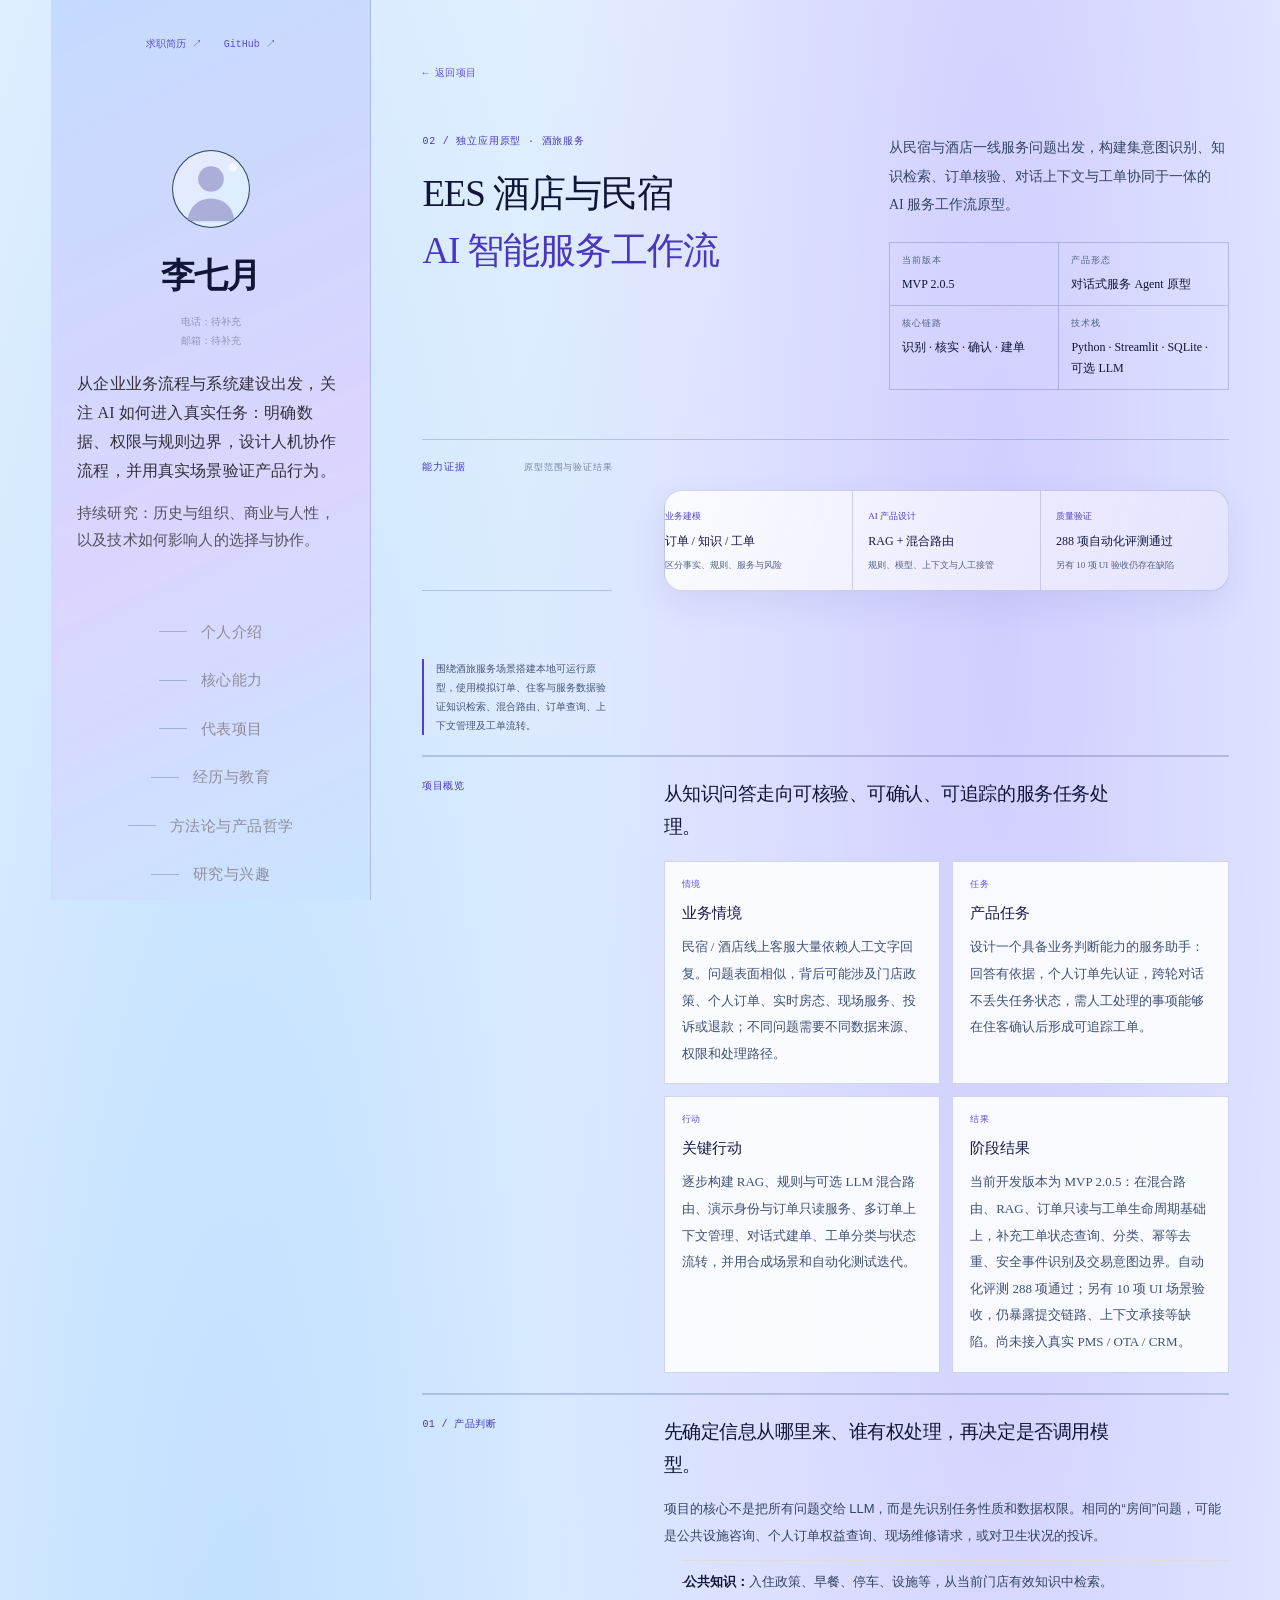
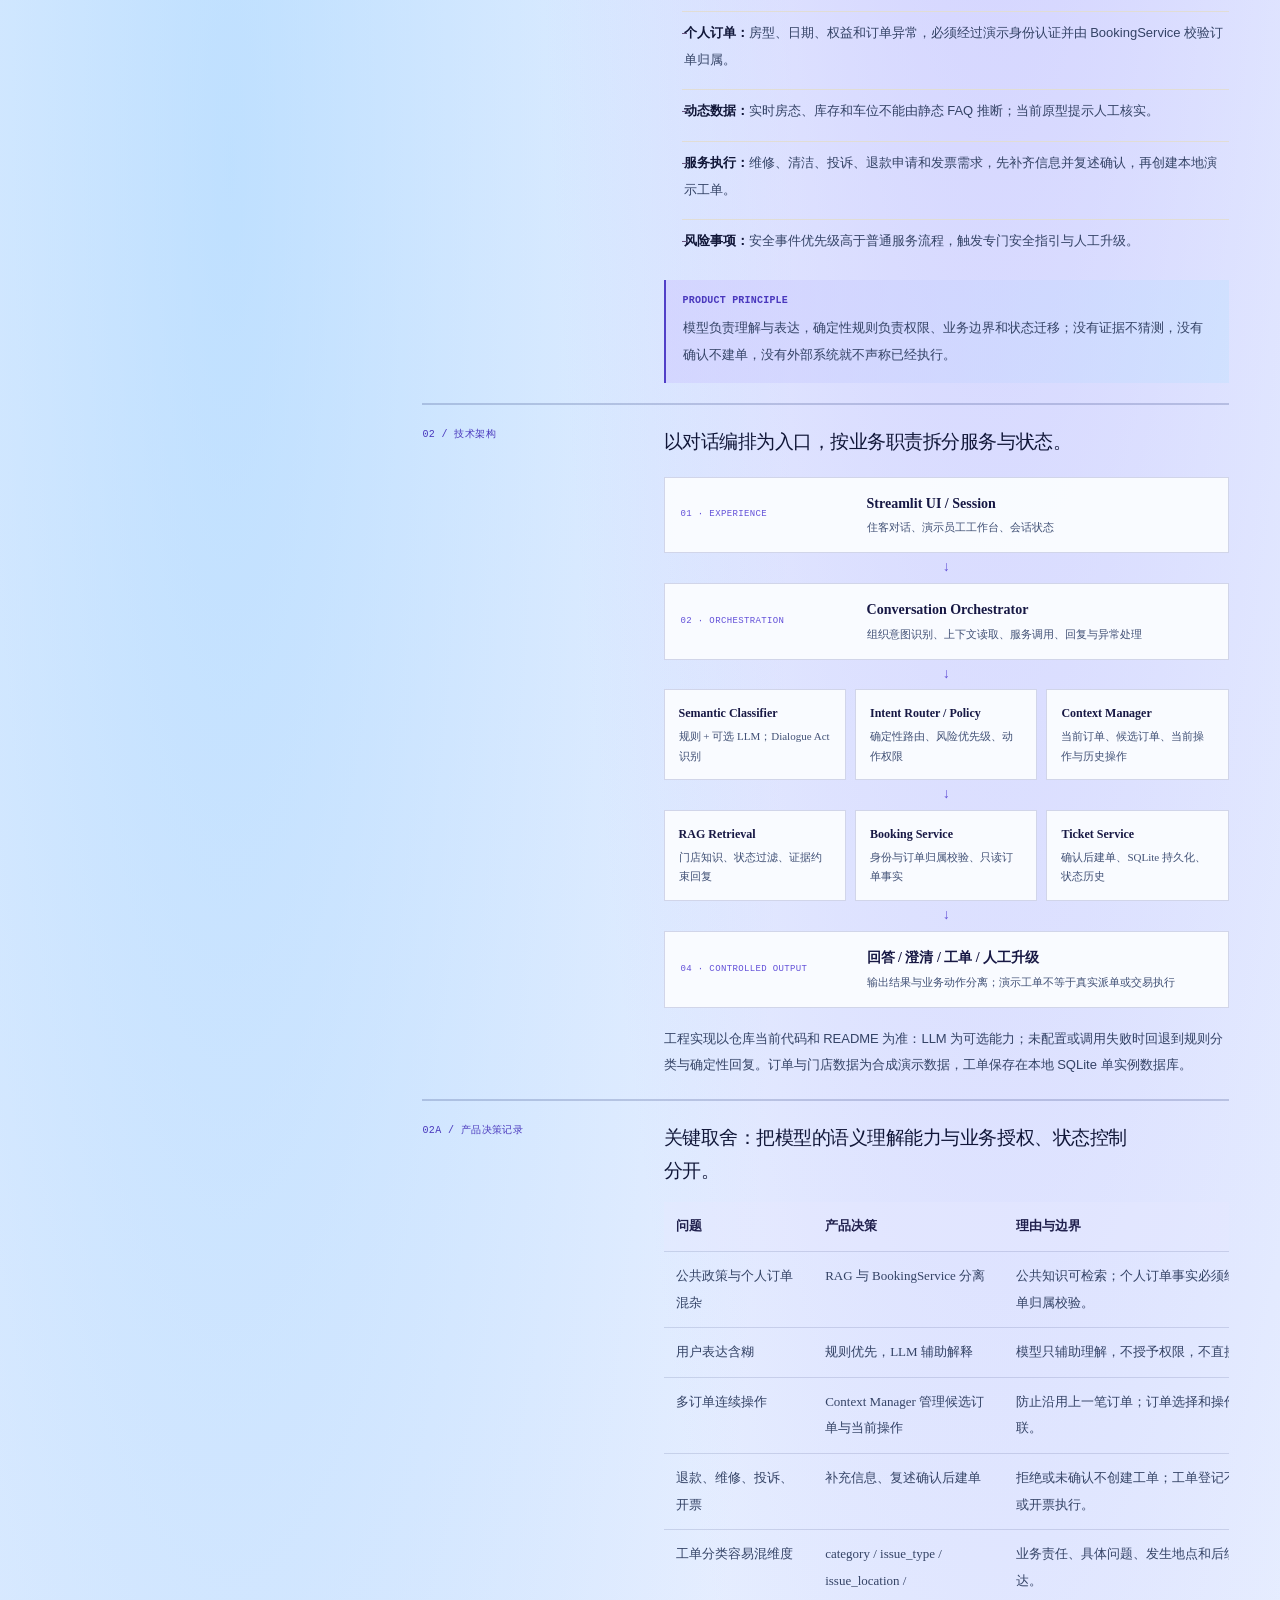
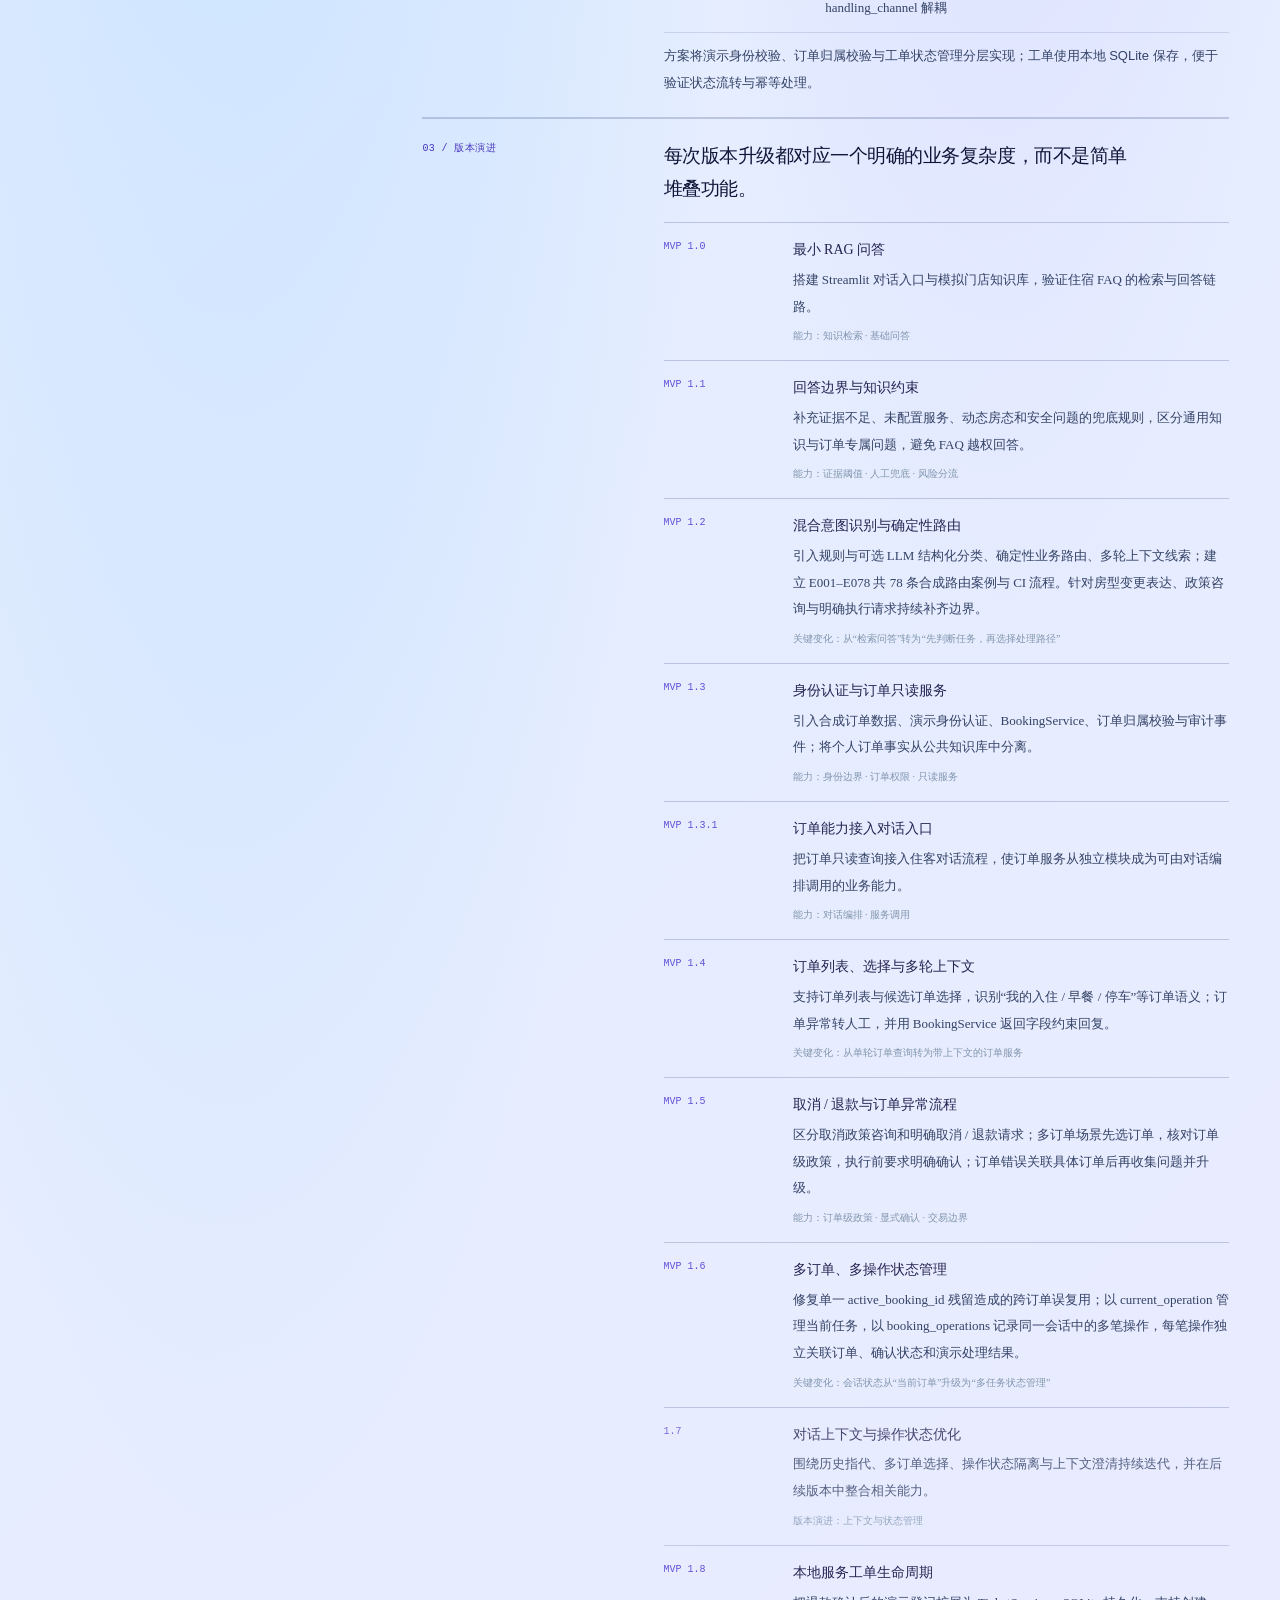
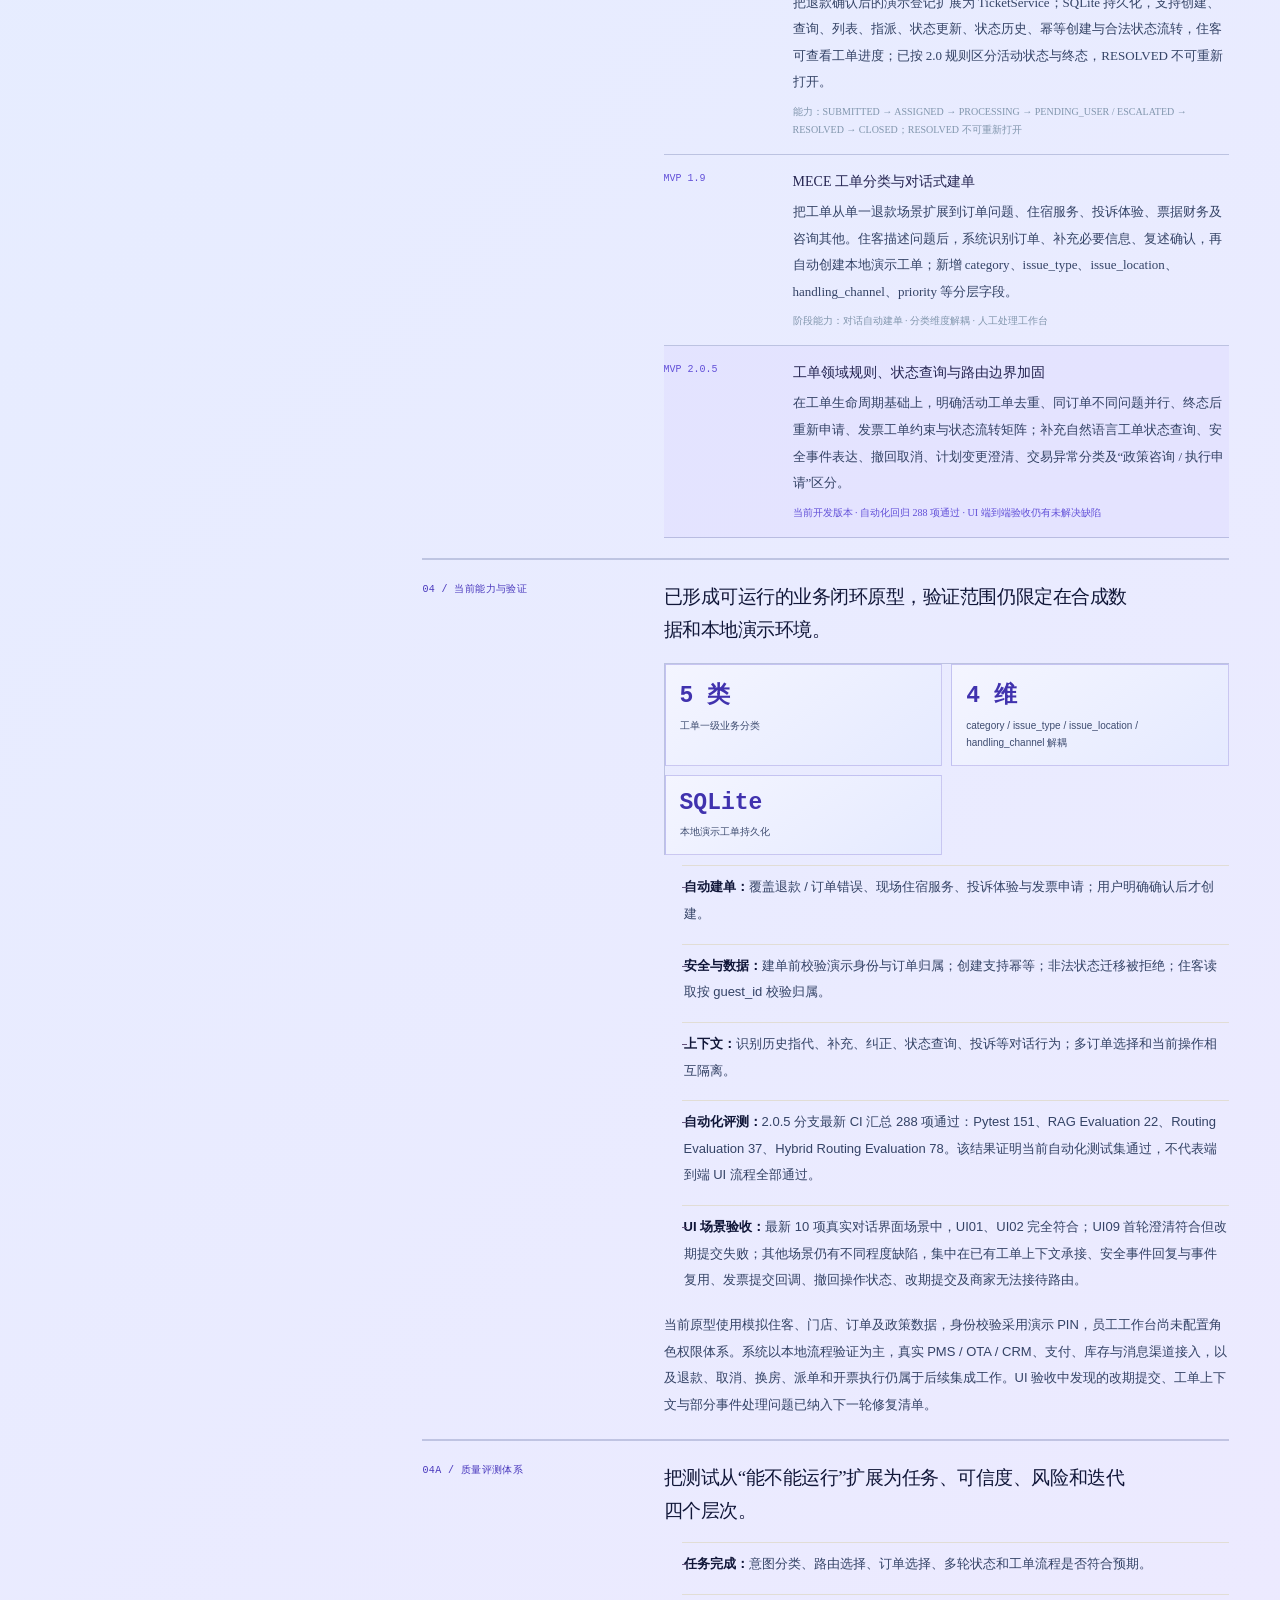
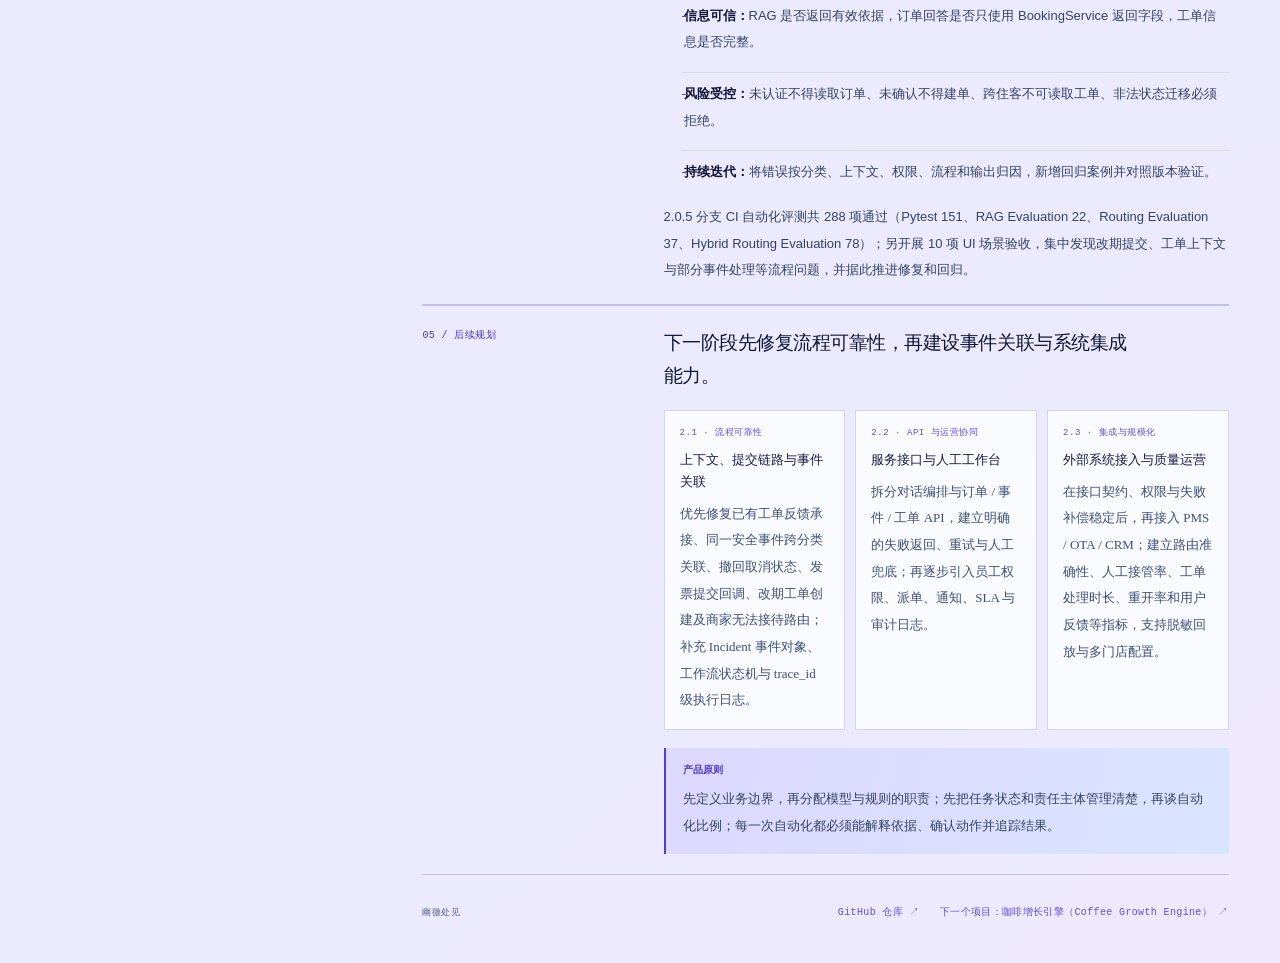
<file: ees-agent.html>
<!doctype html><html lang="zh-CN"><head><meta charset="utf-8"><meta name="viewport" content="width=device-width,initial-scale=1"><title>EES 酒店与民宿 AI 智能服务工作流系统｜幽微处见</title><meta name="description" content="酒店与民宿 AI 服务原型：混合意图路由、RAG、订单校验、工单领域建模与质量评测。"><link rel="stylesheet" href="styles.css?v=20261111-4"><link rel="stylesheet" href="theme.css"></head><body data-page="ees" class="portfolio-v2 portfolio-subpage">
<div class="portfolio-shell"><aside class="portfolio-sidebar">
<div class="sidebar-top-links"><a href="resume.html">求职简历 ↗</a><a href="https://github.com/Sallyallia917" target="_blank" rel="noopener noreferrer">GitHub ↗</a></div>
    <div class="sidebar-intro">
      <img class="sidebar-avatar" src="assets/profile-photo-placeholder.svg" alt="个人照片位置">
      <div class="sidebar-profile-row">
        <h1>李七月</h1>
      </div>
      <div class="sidebar-contact sidebar-contact-inline" aria-label="联系方式">
        <span>电话：待补充</span><span>邮箱：待补充</span>
      </div>
      <p class="sidebar-summary">从企业业务流程与系统建设出发，关注 AI 如何进入真实任务：明确数据、权限与规则边界，设计人机协作流程，并用真实场景验证产品行为。</p>
      <p class="sidebar-research">持续研究：历史与组织、商业与人性，以及技术如何影响人的选择与协作。</p>
    </div>
    <nav class="portfolio-nav" aria-label="页面导航">
<a href="index.html#about"><span></span>个人介绍</a>
<a href="index.html#skills"><span></span>核心能力</a>
<a href="index.html#projects"><span></span>代表项目</a>
<a href="index.html#experience"><span></span>经历与教育</a>
<a href="index.html#philosophy"><span></span>方法论与产品哲学</a>
<a href="index.html#interests"><span></span>研究与兴趣</a>
</nav>
<div class="sidebar-bottom"><a class="portfolio-brand portfolio-brand-bottom" href="index.html">幽微处见</a></div></aside><div class="portfolio-main"><main class="case-page-v2">
<section class="case-hero"><a class="back" href="index.html#projects">← 返回项目</a><div class="case-hero-grid"><div><div class="case-no">02 / 独立应用原型 · 酒旅服务</div><h1>EES 酒店与民宿<br><em>AI 智能服务工作流</em></h1></div><div><p class="case-summary">从民宿与酒店一线服务问题出发，构建集意图识别、知识检索、订单核验、对话上下文与工单协同于一体的 AI 服务工作流原型。</p><div class="case-meta"><div><span>当前版本</span><strong>MVP 2.0.5</strong></div><div><span>产品形态</span><strong>对话式服务 Agent 原型</strong></div><div><span>核心链路</span><strong>识别 · 核实 · 确认 · 建单</strong></div><div><span>技术栈</span><strong>Python · Streamlit · SQLite · 可选 LLM</strong></div></div></div></div></section>
<section class="case-section evidence-strip"><div class="section-overline"><span>能力证据</span><span>原型范围与验证结果</span></div><div class="intro-proof"><div><span>业务建模</span><strong>订单 / 知识 / 工单</strong><small>区分事实、规则、服务与风险</small></div><div><span>AI 产品设计</span><strong>RAG + 混合路由</strong><small>规则、模型、上下文与人工接管</small></div><div><span>质量验证</span><strong>288 项自动化评测通过</strong><small>另有 10 项 UI 验收仍存在缺陷</small></div></div><p class="scope-note">围绕酒旅服务场景搭建本地可运行原型，使用模拟订单、住客与服务数据验证知识检索、混合路由、订单查询、上下文管理及工单流转。</p></section>

<div class="case-body">
<section class="case-section star-section"><div class="case-label">项目概览</div><div class="case-copy"><h2>从知识问答走向可核验、可确认、可追踪的服务任务处理。</h2><div class="star-grid">
<article class="star-card"><span>情境</span><h3>业务情境</h3><p>民宿 / 酒店线上客服大量依赖人工文字回复。问题表面相似，背后可能涉及门店政策、个人订单、实时房态、现场服务、投诉或退款；不同问题需要不同数据来源、权限和处理路径。</p></article>
<article class="star-card"><span>任务</span><h3>产品任务</h3><p>设计一个具备业务判断能力的服务助手：回答有依据，个人订单先认证，跨轮对话不丢失任务状态，需人工处理的事项能够在住客确认后形成可追踪工单。</p></article>
<article class="star-card"><span>行动</span><h3>关键行动</h3><p>逐步构建 RAG、规则与可选 LLM 混合路由、演示身份与订单只读服务、多订单上下文管理、对话式建单、工单分类与状态流转，并用合成场景和自动化测试迭代。</p></article>
<article class="star-card"><span>结果</span><h3>阶段结果</h3><p>当前开发版本为 MVP 2.0.5：在混合路由、RAG、订单只读与工单生命周期基础上，补充工单状态查询、分类、幂等去重、安全事件识别及交易意图边界。自动化评测 288 项通过；另有 10 项 UI 场景验收，仍暴露提交链路、上下文承接等缺陷。尚未接入真实 PMS / OTA / CRM。</p></article>
</div></div></section>
<section class="case-section"><div class="case-label">01 / 产品判断</div><div class="case-copy"><h2>先确定信息从哪里来、谁有权处理，再决定是否调用模型。</h2><p>项目的核心不是把所有问题交给 LLM，而是先识别任务性质和数据权限。相同的“房间”问题，可能是公共设施咨询、个人订单权益查询、现场维修请求，或对卫生状况的投诉。</p><ul class="case-list"><li><strong>公共知识：</strong>入住政策、早餐、停车、设施等，从当前门店有效知识中检索。</li><li><strong>个人订单：</strong>房型、日期、权益和订单异常，必须经过演示身份认证并由 BookingService 校验订单归属。</li><li><strong>动态数据：</strong>实时房态、库存和车位不能由静态 FAQ 推断；当前原型提示人工核实。</li><li><strong>服务执行：</strong>维修、清洁、投诉、退款申请和发票需求，先补齐信息并复述确认，再创建本地演示工单。</li><li><strong>风险事项：</strong>安全事件优先级高于普通服务流程，触发专门安全指引与人工升级。</li></ul><div class="takeaway"><b>PRODUCT PRINCIPLE</b><p>模型负责理解与表达，确定性规则负责权限、业务边界和状态迁移；没有证据不猜测，没有确认不建单，没有外部系统就不声称已经执行。</p></div></div></section>
<section class="case-section"><div class="case-label">02 / 技术架构</div><div class="case-copy"><h2>以对话编排为入口，按业务职责拆分服务与状态。</h2><div class="architecture-stack">
<div class="architecture-layer"><span>01 · EXPERIENCE</span><div><strong>Streamlit UI / Session</strong><small>住客对话、演示员工工作台、会话状态</small></div></div>
<div class="architecture-arrow">↓</div>
<div class="architecture-layer"><span>02 · ORCHESTRATION</span><div><strong>Conversation Orchestrator</strong><small>组织意图识别、上下文读取、服务调用、回复与异常处理</small></div></div>
<div class="architecture-arrow">↓</div>
<div class="architecture-split">
<div class="architecture-node"><b>Semantic Classifier</b><small>规则 + 可选 LLM；Dialogue Act 识别</small></div>
<div class="architecture-node"><b>Intent Router / Policy</b><small>确定性路由、风险优先级、动作权限</small></div>
<div class="architecture-node"><b>Context Manager</b><small>当前订单、候选订单、当前操作与历史操作</small></div>
</div>
<div class="architecture-arrow">↓</div>
<div class="architecture-split">
<div class="architecture-node"><b>RAG Retrieval</b><small>门店知识、状态过滤、证据约束回复</small></div>
<div class="architecture-node"><b>Booking Service</b><small>身份与订单归属校验、只读订单事实</small></div>
<div class="architecture-node"><b>Ticket Service</b><small>确认后建单、SQLite 持久化、状态历史</small></div>
</div>
<div class="architecture-arrow">↓</div>
<div class="architecture-layer architecture-layer-final"><span>04 · CONTROLLED OUTPUT</span><div><strong>回答 / 澄清 / 工单 / 人工升级</strong><small>输出结果与业务动作分离；演示工单不等于真实派单或交易执行</small></div></div>
</div>
<p class="evidence-caption">工程实现以仓库当前代码和 README 为准：LLM 为可选能力；未配置或调用失败时回退到规则分类与确定性回复。订单与门店数据为合成演示数据，工单保存在本地 SQLite 单实例数据库。</p></div></section>
<section class="case-section decision-record-section"><div class="case-label">02A / 产品决策记录</div><div class="case-copy"><h2>关键取舍：把模型的语义理解能力与业务授权、状态控制分开。</h2><div class="table-wrap"><table class="case-table"><thead><tr><th>问题</th><th>产品决策</th><th>理由与边界</th></tr></thead><tbody><tr><td>公共政策与个人订单混杂</td><td>RAG 与 BookingService 分离</td><td>公共知识可检索；个人订单事实必须经过身份认证和订单归属校验。</td></tr><tr><td>用户表达含糊</td><td>规则优先，LLM 辅助解释</td><td>模型只辅助理解，不授予权限，不直接决定交易动作。</td></tr><tr><td>多订单连续操作</td><td>Context Manager 管理候选订单与当前操作</td><td>防止沿用上一笔订单；订单选择和操作状态需要显式关联。</td></tr><tr><td>退款、维修、投诉、开票</td><td>补充信息、复述确认后建单</td><td>拒绝或未确认不创建工单；工单登记不等于退款、派单或开票执行。</td></tr><tr><td>工单分类容易混维度</td><td>category / issue_type / issue_location / handling_channel 解耦</td><td>业务责任、具体问题、发生地点和后续处理渠道分别表达。</td></tr></tbody></table></div><p class="evidence-caption">方案将演示身份校验、订单归属校验与工单状态管理分层实现；工单使用本地 SQLite 保存，便于验证状态流转与幂等处理。</p></div></section><section class="case-section"><div class="case-label">03 / 版本演进</div><div class="case-copy"><h2>每次版本升级都对应一个明确的业务复杂度，而不是简单堆叠功能。</h2><div class="version-timeline">
<article class="version-item"><span class="version-id">MVP 1.0</span><div><h3>最小 RAG 问答</h3><p>搭建 Streamlit 对话入口与模拟门店知识库，验证住宿 FAQ 的检索与回答链路。</p><small>能力：知识检索 · 基础问答</small></div></article>
<article class="version-item"><span class="version-id">MVP 1.1</span><div><h3>回答边界与知识约束</h3><p>补充证据不足、未配置服务、动态房态和安全问题的兜底规则，区分通用知识与订单专属问题，避免 FAQ 越权回答。</p><small>能力：证据阈值 · 人工兜底 · 风险分流</small></div></article>
<article class="version-item"><span class="version-id">MVP 1.2</span><div><h3>混合意图识别与确定性路由</h3><p>引入规则与可选 LLM 结构化分类、确定性业务路由、多轮上下文线索；建立 E001–E078 共 78 条合成路由案例与 CI 流程。针对房型变更表达、政策咨询与明确执行请求持续补齐边界。</p><small>关键变化：从“检索问答”转为“先判断任务，再选择处理路径”</small></div></article>
<article class="version-item"><span class="version-id">MVP 1.3</span><div><h3>身份认证与订单只读服务</h3><p>引入合成订单数据、演示身份认证、BookingService、订单归属校验与审计事件；将个人订单事实从公共知识库中分离。</p><small>能力：身份边界 · 订单权限 · 只读服务</small></div></article>
<article class="version-item"><span class="version-id">MVP 1.3.1</span><div><h3>订单能力接入对话入口</h3><p>把订单只读查询接入住客对话流程，使订单服务从独立模块成为可由对话编排调用的业务能力。</p><small>能力：对话编排 · 服务调用</small></div></article>
<article class="version-item"><span class="version-id">MVP 1.4</span><div><h3>订单列表、选择与多轮上下文</h3><p>支持订单列表与候选订单选择，识别“我的入住 / 早餐 / 停车”等订单语义；订单异常转人工，并用 BookingService 返回字段约束回复。</p><small>关键变化：从单轮订单查询转为带上下文的订单服务</small></div></article>
<article class="version-item"><span class="version-id">MVP 1.5</span><div><h3>取消 / 退款与订单异常流程</h3><p>区分取消政策咨询和明确取消 / 退款请求；多订单场景先选订单，核对订单级政策，执行前要求明确确认；订单错误关联具体订单后再收集问题并升级。</p><small>能力：订单级政策 · 显式确认 · 交易边界</small></div></article>
<article class="version-item"><span class="version-id">MVP 1.6</span><div><h3>多订单、多操作状态管理</h3><p>修复单一 active_booking_id 残留造成的跨订单误复用；以 current_operation 管理当前任务，以 booking_operations 记录同一会话中的多笔操作，每笔操作独立关联订单、确认状态和演示处理结果。</p><small>关键变化：会话状态从“当前订单”升级为“多任务状态管理”</small></div></article>
<article class="version-item version-planned"><span class="version-id">1.7</span><div><h3>对话上下文与操作状态优化</h3><p>围绕历史指代、多订单选择、操作状态隔离与上下文澄清持续迭代，并在后续版本中整合相关能力。</p><small>版本演进：上下文与状态管理</small></div></article>
<article class="version-item"><span class="version-id">MVP 1.8</span><div><h3>本地服务工单生命周期</h3><p>把退款确认后的演示登记扩展为 TicketService；SQLite 持久化，支持创建、查询、列表、指派、状态更新、状态历史、幂等创建与合法状态流转，住客可查看工单进度；已按 2.0 规则区分活动状态与终态，RESOLVED 不可重新打开。</p><small>能力：SUBMITTED → ASSIGNED → PROCESSING → PENDING_USER / ESCALATED → RESOLVED → CLOSED；RESOLVED 不可重新打开</small></div></article>
<article class="version-item"><span class="version-id">MVP 1.9</span><div><h3>MECE 工单分类与对话式建单</h3><p>把工单从单一退款场景扩展到订单问题、住宿服务、投诉体验、票据财务及咨询其他。住客描述问题后，系统识别订单、补充必要信息、复述确认，再自动创建本地演示工单；新增 category、issue_type、issue_location、handling_channel、priority 等分层字段。</p><small>阶段能力：对话自动建单 · 分类维度解耦 · 人工处理工作台</small></div></article>
<article class="version-item version-current"><span class="version-id">MVP 2.0.5</span><div><h3>工单领域规则、状态查询与路由边界加固</h3><p>在工单生命周期基础上，明确活动工单去重、同订单不同问题并行、终态后重新申请、发票工单约束与状态流转矩阵；补充自然语言工单状态查询、安全事件表达、撤回取消、计划变更澄清、交易异常分类及“政策咨询 / 执行申请”区分。</p><small>当前开发版本 · 自动化回归 288 项通过 · UI 端到端验收仍有未解决缺陷</small></div></article>
</div></div></section>
<section class="case-section"><div class="case-label">04 / 当前能力与验证</div><div class="case-copy"><h2>已形成可运行的业务闭环原型，验证范围仍限定在合成数据和本地演示环境。</h2><div class="metric-grid"><div class="metric"><b>5 类</b><span>工单一级业务分类</span></div><div class="metric"><b>4 维</b><span>category / issue_type / issue_location / handling_channel 解耦</span></div><div class="metric"><b>SQLite</b><span>本地演示工单持久化</span></div></div><ul class="case-list"><li><strong>自动建单：</strong>覆盖退款 / 订单错误、现场住宿服务、投诉体验与发票申请；用户明确确认后才创建。</li><li><strong>安全与数据：</strong>建单前校验演示身份与订单归属；创建支持幂等；非法状态迁移被拒绝；住客读取按 guest_id 校验归属。</li><li><strong>上下文：</strong>识别历史指代、补充、纠正、状态查询、投诉等对话行为；多订单选择和当前操作相互隔离。</li><li><strong>自动化评测：</strong>2.0.5 分支最新 CI 汇总 288 项通过：Pytest 151、RAG Evaluation 22、Routing Evaluation 37、Hybrid Routing Evaluation 78。该结果证明当前自动化测试集通过，不代表端到端 UI 流程全部通过。</li><li><strong>UI 场景验收：</strong>最新 10 项真实对话界面场景中，UI01、UI02 完全符合；UI09 首轮澄清符合但改期提交失败；其他场景仍有不同程度缺陷，集中在已有工单上下文承接、安全事件回复与事件复用、发票提交回调、撤回操作状态、改期提交及商家无法接待路由。</li></ul><p class="evidence-caption">当前原型使用模拟住客、门店、订单及政策数据，身份校验采用演示 PIN，员工工作台尚未配置角色权限体系。系统以本地流程验证为主，真实 PMS / OTA / CRM、支付、库存与消息渠道接入，以及退款、取消、换房、派单和开票执行仍属于后续集成工作。UI 验收中发现的改期提交、工单上下文与部分事件处理问题已纳入下一轮修复清单。</p></div></section>
<section class="case-section"><div class="case-label">04A / 质量评测体系</div><div class="case-copy"><h2>把测试从“能不能运行”扩展为任务、可信度、风险和迭代四个层次。</h2><ul class="case-list"><li><strong>任务完成：</strong>意图分类、路由选择、订单选择、多轮状态和工单流程是否符合预期。</li><li><strong>信息可信：</strong>RAG 是否返回有效依据，订单回答是否只使用 BookingService 返回字段，工单信息是否完整。</li><li><strong>风险受控：</strong>未认证不得读取订单、未确认不得建单、跨住客不可读取工单、非法状态迁移必须拒绝。</li><li><strong>持续迭代：</strong>将错误按分类、上下文、权限、流程和输出归因，新增回归案例并对照版本验证。</li></ul><p class="evidence-caption">2.0.5 分支 CI 自动化评测共 288 项通过（Pytest 151、RAG Evaluation 22、Routing Evaluation 37、Hybrid Routing Evaluation 78）；另开展 10 项 UI 场景验收，集中发现改期提交、工单上下文与部分事件处理等流程问题，并据此推进修复和回归。</p></div></section><section class="case-section"><div class="case-label">05 / 后续规划</div><div class="case-copy"><h2>下一阶段先修复流程可靠性，再建设事件关联与系统集成能力。</h2><div class="roadmap-grid">
<article class="roadmap-card"><span>2.1 · 流程可靠性</span><h3>上下文、提交链路与事件关联</h3><p>优先修复已有工单反馈承接、同一安全事件跨分类关联、撤回取消状态、发票提交回调、改期工单创建及商家无法接待路由；补充 Incident 事件对象、工作流状态机与 trace_id 级执行日志。</p></article>
<article class="roadmap-card"><span>2.2 · API 与运营协同</span><h3>服务接口与人工工作台</h3><p>拆分对话编排与订单 / 事件 / 工单 API，建立明确的失败返回、重试与人工兜底；再逐步引入员工权限、派单、通知、SLA 与审计日志。</p></article>
<article class="roadmap-card"><span>2.3 · 集成与规模化</span><h3>外部系统接入与质量运营</h3><p>在接口契约、权限与失败补偿稳定后，再接入 PMS / OTA / CRM；建立路由准确性、人工接管率、工单处理时长、重开率和用户反馈等指标，支持脱敏回放与多门店配置。</p></article>
</div><div class="takeaway"><b>产品原则</b><p>先定义业务边界，再分配模型与规则的职责；先把任务状态和责任主体管理清楚，再谈自动化比例；每一次自动化都必须能解释依据、确认动作并追踪结果。</p></div></div></section>
</div></main>
<footer class="portfolio-footer">
  <small class="footer-brand">幽微处见</small>
  <div class="footer-actions">
    <a href="https://github.com/Sallyallia917/ees-hospitality-agent" target="_blank" rel="noopener noreferrer">GitHub 仓库 ↗</a>
    <a href="cafe-engine.html">下一个项目：咖啡增长引擎（Coffee Growth Engine） ↗</a>
  </div>
</footer></div></div>
</body></html>
</file>
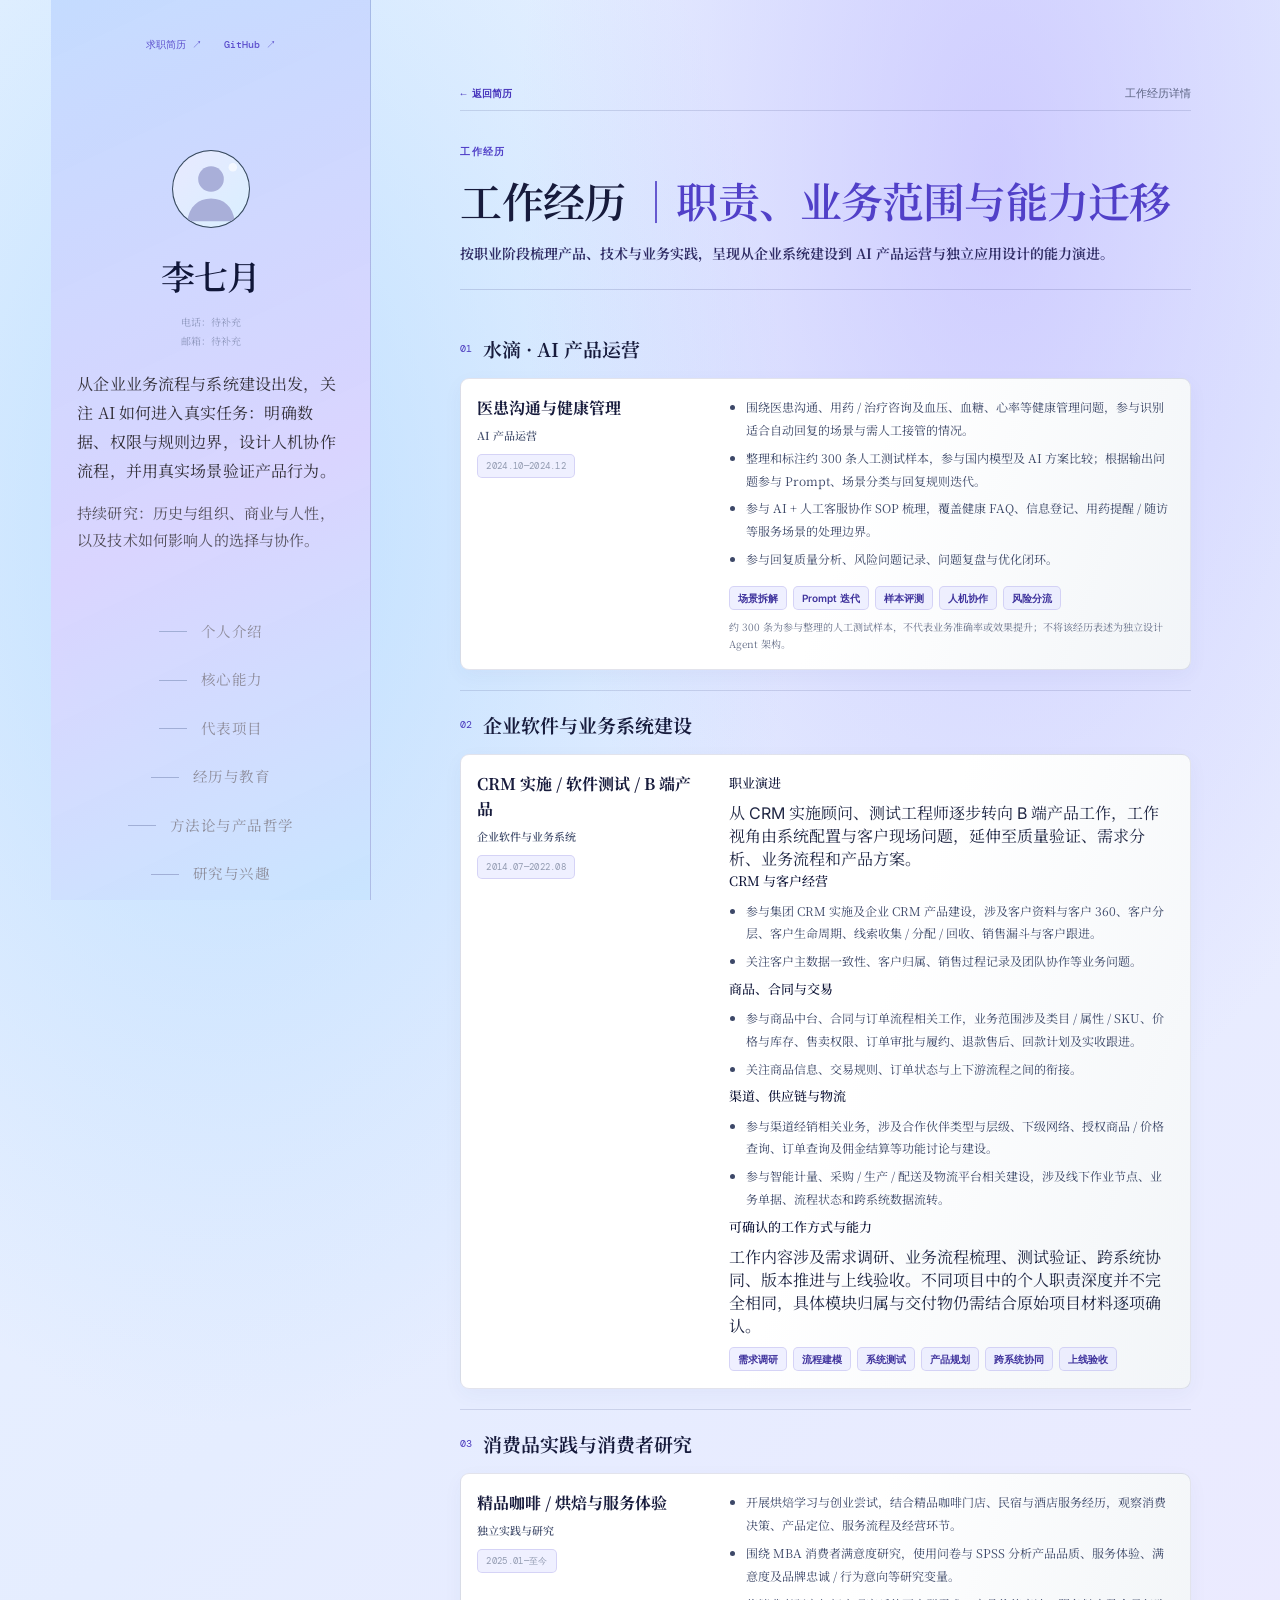
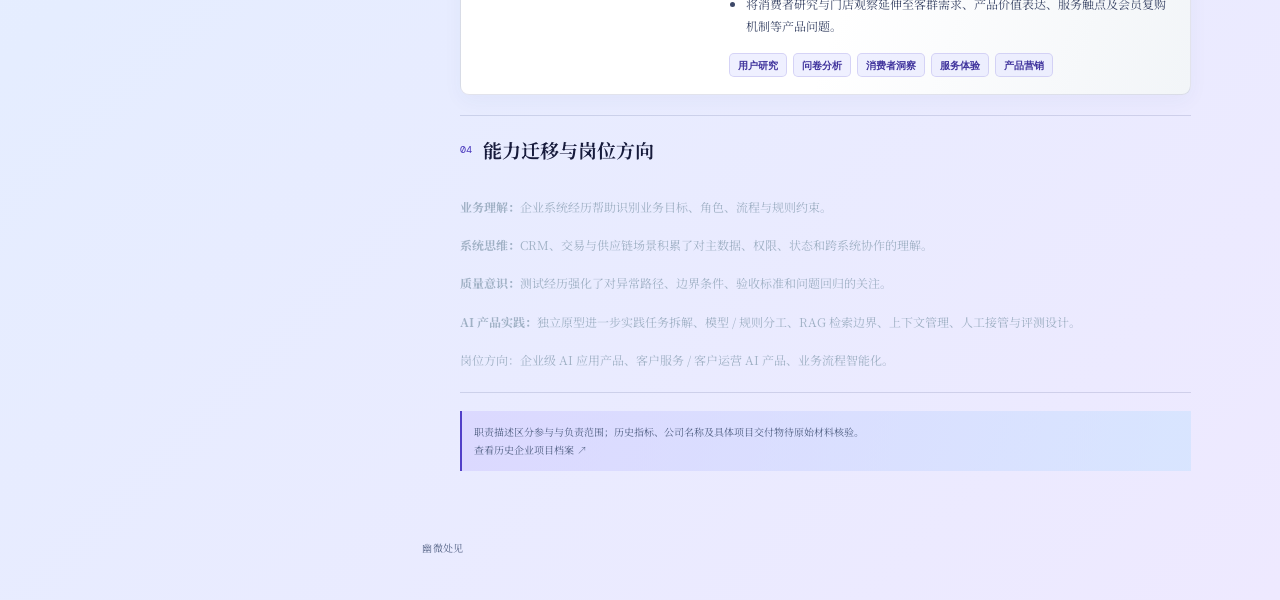
<file: experience.html>
<!doctype html>
<html lang="zh-CN"><head><meta charset="utf-8"><meta name="viewport" content="width=device-width,initial-scale=1"><title>工作经历详情｜幽微处见</title><meta name="description" content="CRM 实施、软件测试、B端产品与AI产品运营经历及职责边界。">
<link rel="preconnect" href="https://fonts.googleapis.com"><link rel="preconnect" href="https://fonts.gstatic.com" crossorigin><link href="https://fonts.googleapis.com/css2?family=DM+Mono:wght@400;500&family=Inter:wght@400;500;600&family=Noto+Serif+SC:wght@400;500;600;700&display=swap" rel="stylesheet"><link rel="stylesheet" href="styles.css?v=20261119-v4"><link rel="stylesheet" href="theme.css"></head>
<body data-page="experience" class="portfolio-v2 portfolio-subpage"><div class="portfolio-shell"><aside class="portfolio-sidebar">
<div class="sidebar-top-links"><a href="resume.html">求职简历 ↗</a><a href="https://github.com/Sallyallia917" target="_blank" rel="noopener noreferrer">GitHub ↗</a></div>
<div class="sidebar-intro"><img class="sidebar-avatar" src="assets/profile-photo-placeholder.svg" alt="个人照片位置"><div class="sidebar-profile-row"><h1>李七月</h1></div><div class="sidebar-contact sidebar-contact-inline" aria-label="联系方式"><span>电话：待补充</span><span>邮箱：待补充</span></div><p class="sidebar-summary">从企业业务流程与系统建设出发，关注 AI 如何进入真实任务：明确数据、权限与规则边界，设计人机协作流程，并用真实场景验证产品行为。</p>
      <p class="sidebar-research">持续研究：历史与组织、商业与人性，以及技术如何影响人的选择与协作。</p></div>
<nav class="portfolio-nav" aria-label="页面导航">
<a href="index.html#about"><span></span>个人介绍</a>
<a href="index.html#skills"><span></span>核心能力</a>
<a href="index.html#projects"><span></span>代表项目</a>
<a href="index.html#experience"><span></span>经历与教育</a>
<a href="index.html#philosophy"><span></span>方法论与产品哲学</a>
<a href="index.html#interests"><span></span>研究与兴趣</a>
</nav>
<div class="sidebar-bottom"><a class="portfolio-brand portfolio-brand-bottom" href="index.html">幽微处见</a></div></aside>
<div class="portfolio-main"><main class="resume-page resume-page-v2"><div class="resume-topline"><a href="resume.html">← 返回简历</a><span>工作经历详情</span></div>
<section class="resume-hero"><div class="section-label">工作经历</div><h1>工作经历 <em>｜职责、业务范围与能力迁移</em></h1><p class="resume-summary">按职业阶段梳理产品、技术与业务实践，呈现从企业系统建设到 AI 产品运营与独立应用设计的能力演进。</p></section>
<section class="resume-section"><div class="resume-section-title"><span>01</span><h2>水滴 · AI 产品运营</h2></div><article class="resume-entry"><div class="resume-entry-layout"><div class="resume-entry-meta"><h3>医患沟通与健康管理</h3><p>AI 产品运营</p><span class="resume-entry-date">2024.10—2024.12</span></div><div class="resume-entry-content"><ul>
<li>围绕医患沟通、用药 / 治疗咨询及血压、血糖、心率等健康管理问题，参与识别适合自动回复的场景与需人工接管的情况。</li>
<li>整理和标注约 300 条人工测试样本，参与国内模型及 AI 方案比较；根据输出问题参与 Prompt、场景分类与回复规则迭代。</li>
<li>参与 AI + 人工客服协作 SOP 梳理，覆盖健康 FAQ、信息登记、用药提醒 / 随访等服务场景的处理边界。</li>
<li>参与回复质量分析、风险问题记录、问题复盘与优化闭环。</li></ul><div class="resume-core-tags"><span>场景拆解</span><span>Prompt 迭代</span><span>样本评测</span><span>人机协作</span><span>风险分流</span></div>
<p class="resume-evidence-note">约 300 条为参与整理的人工测试样本，不代表业务准确率或效果提升；不将该经历表述为独立设计 Agent 架构。</p></div></div></article></section>
<section class="resume-section"><div class="resume-section-title"><span>02</span><h2>企业软件与业务系统建设</h2></div><article class="resume-entry"><div class="resume-entry-layout"><div class="resume-entry-meta"><h3>CRM 实施 / 软件测试 / B 端产品</h3><p>企业软件与业务系统</p><span class="resume-entry-date">2014.07—2022.08</span></div><div class="resume-entry-content">
<h3>职业演进</h3><p>从 CRM 实施顾问、测试工程师逐步转向 B 端产品工作，工作视角由系统配置与客户现场问题，延伸至质量验证、需求分析、业务流程和产品方案。</p>
<h3>CRM 与客户经营</h3><ul><li>参与集团 CRM 实施及企业 CRM 产品建设，涉及客户资料与客户 360、客户分层、客户生命周期、线索收集 / 分配 / 回收、销售漏斗与客户跟进。</li><li>关注客户主数据一致性、客户归属、销售过程记录及团队协作等业务问题。</li></ul>
<h3>商品、合同与交易</h3><ul><li>参与商品中台、合同与订单流程相关工作，业务范围涉及类目 / 属性 / SKU、价格与库存、售卖权限、订单审批与履约、退款售后、回款计划及实收跟进。</li><li>关注商品信息、交易规则、订单状态与上下游流程之间的衔接。</li></ul>
<h3>渠道、供应链与物流</h3><ul><li>参与渠道经销相关业务，涉及合作伙伴类型与层级、下级网络、授权商品 / 价格查询、订单查询及佣金结算等功能讨论与建设。</li><li>参与智能计量、采购 / 生产 / 配送及物流平台相关建设，涉及线下作业节点、业务单据、流程状态和跨系统数据流转。</li></ul>
<h3>可确认的工作方式与能力</h3><p>工作内容涉及需求调研、业务流程梳理、测试验证、跨系统协同、版本推进与上线验收。不同项目中的个人职责深度并不完全相同，具体模块归属与交付物仍需结合原始项目材料逐项确认。</p>
<div class="resume-core-tags"><span>需求调研</span><span>流程建模</span><span>系统测试</span><span>产品规划</span><span>跨系统协同</span><span>上线验收</span></div>
</div></div></article></section>
<section class="resume-section"><div class="resume-section-title"><span>03</span><h2>消费品实践与消费者研究</h2></div><article class="resume-entry"><div class="resume-entry-layout"><div class="resume-entry-meta"><h3>精品咖啡 / 烘焙与服务体验</h3><p>独立实践与研究</p><span class="resume-entry-date">2025.01—至今</span></div><div class="resume-entry-content"><ul><li>开展烘焙学习与创业尝试，结合精品咖啡门店、民宿与酒店服务经历，观察消费决策、产品定位、服务流程及经营环节。</li><li>围绕 MBA 消费者满意度研究，使用问卷与 SPSS 分析产品品质、服务体验、满意度及品牌忠诚 / 行为意向等研究变量。</li><li>将消费者研究与门店观察延伸至客群需求、产品价值表达、服务触点及会员复购机制等产品问题。</li></ul><div class="resume-core-tags"><span>用户研究</span><span>问卷分析</span><span>消费者洞察</span><span>服务体验</span><span>产品营销</span></div></div></div></article></section>
<section class="resume-section"><div class="resume-section-title"><span>04</span><h2>能力迁移与岗位方向</h2></div><div class="resume-entry-content"><p class="resume-summary"><b>业务理解：</b>企业系统经历帮助识别业务目标、角色、流程与规则约束。</p><p class="resume-summary"><b>系统思维：</b>CRM、交易与供应链场景积累了对主数据、权限、状态和跨系统协作的理解。</p><p class="resume-summary"><b>质量意识：</b>测试经历强化了对异常路径、边界条件、验收标准和问题回归的关注。</p><p class="resume-summary"><b>AI 产品实践：</b>独立原型进一步实践任务拆解、模型 / 规则分工、RAG 检索边界、上下文管理、人工接管与评测设计。</p><p class="resume-summary">岗位方向：企业级 AI 应用产品、客户服务 / 客户运营 AI 产品、业务流程智能化。</p></div></section>
<div class="resume-bottom-note">职责描述区分参与与负责范围；历史指标、公司名称及具体项目交付物待原始材料核验。<br><a href="history-projects.html">查看历史企业项目档案 ↗</a></div></main>
<footer class="portfolio-footer subpage-footer"><span>幽微处见</span><span>工作经历详情</span><span><a href="resume.html">返回简历 ↗</a></span></footer></div></div>
</body></html>
</file>
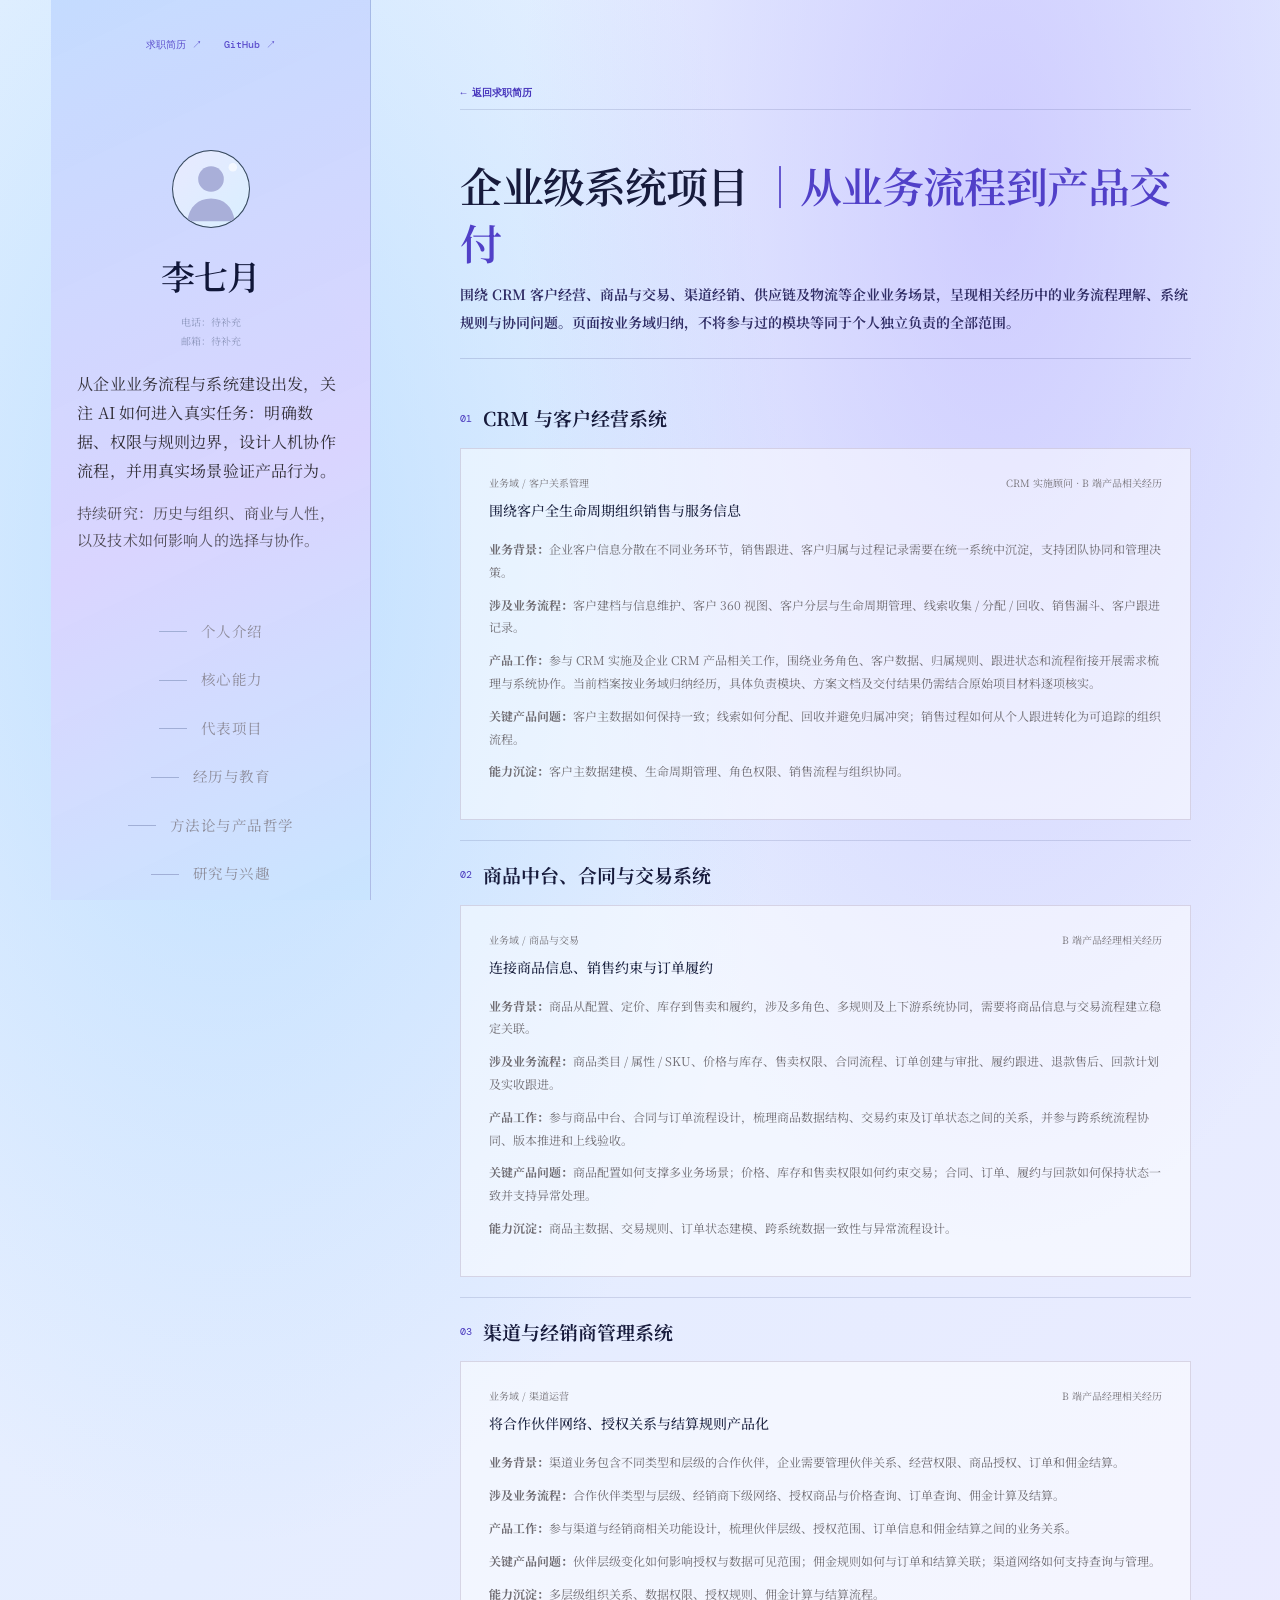
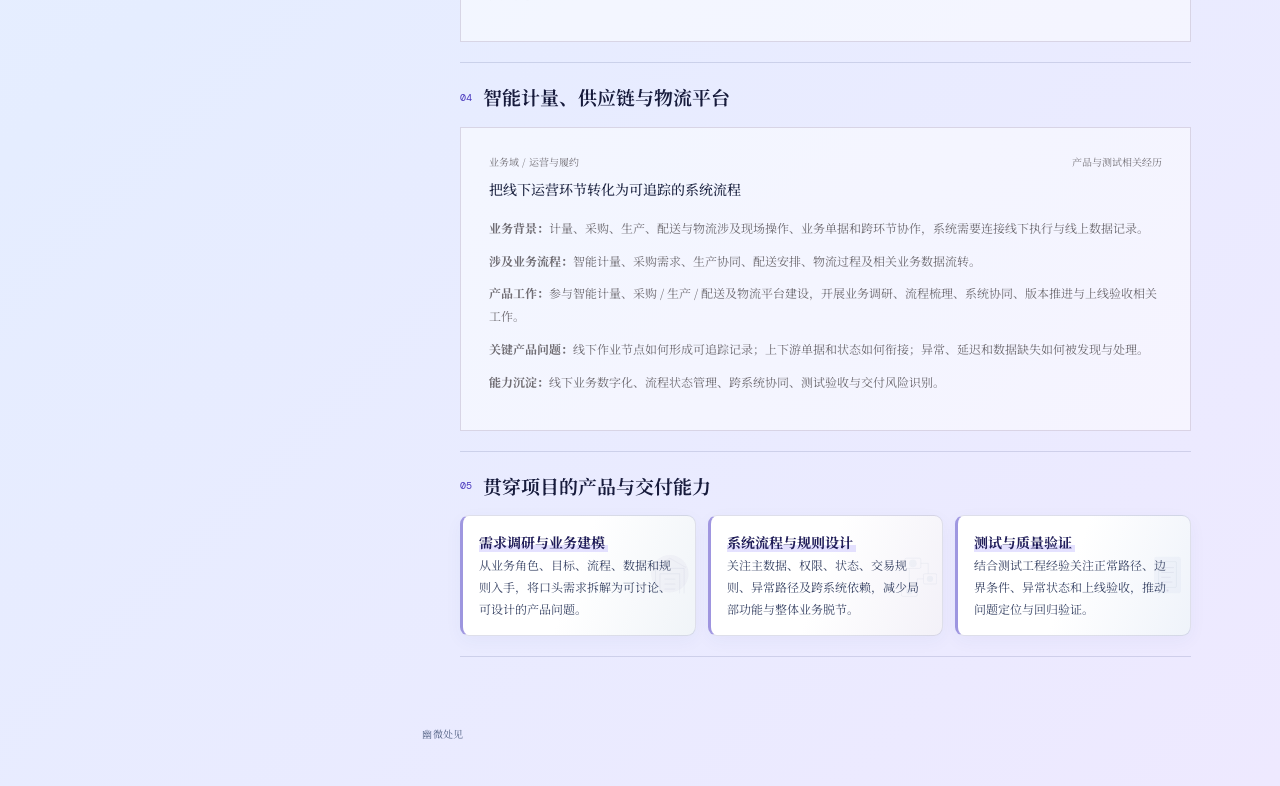
<file: history-projects.html>
<!doctype html>
<html lang="zh-CN">
<head>
<meta charset="utf-8"><meta name="viewport" content="width=device-width,initial-scale=1">
<title>历史项目档案｜幽微处见</title>
<meta name="description" content="企业 CRM、商品交易、渠道经销、供应链与物流平台等历史项目经验。">
<link rel="preconnect" href="https://fonts.googleapis.com"><link rel="preconnect" href="https://fonts.gstatic.com" crossorigin>
<link href="https://fonts.googleapis.com/css2?family=DM+Mono:wght@400;500&family=Inter:wght@400;500;600&family=Noto+Serif+SC:wght@400;500;600;700&display=swap" rel="stylesheet">
<link rel="stylesheet" href="styles.css"><link rel="stylesheet" href="theme.css">
</head>
<body data-page="experience" class="portfolio-v2 portfolio-subpage">
<div class="portfolio-shell">
<aside class="portfolio-sidebar">
<div class="sidebar-top-links"><a href="resume.html">求职简历 ↗</a><a href="https://github.com/Sallyallia917" target="_blank" rel="noopener noreferrer">GitHub ↗</a></div>
<div class="sidebar-intro"><img class="sidebar-avatar" src="assets/profile-photo-placeholder.svg" alt="个人照片位置"><div class="sidebar-profile-row"><h1>李七月</h1></div><div class="sidebar-contact sidebar-contact-inline"><span>电话：待补充</span><span>邮箱：待补充</span></div><p class="sidebar-summary">从企业业务流程与系统建设出发，关注 AI 如何进入真实任务：明确数据、权限与规则边界，设计人机协作流程，并用真实场景验证产品行为。</p>
      <p class="sidebar-research">持续研究：历史与组织、商业与人性，以及技术如何影响人的选择与协作。</p></div>
<nav class="portfolio-nav" aria-label="页面导航">
<a href="index.html#about"><span></span>个人介绍</a>
<a href="index.html#skills"><span></span>核心能力</a>
<a href="index.html#projects"><span></span>代表项目</a>
<a href="index.html#experience"><span></span>经历与教育</a>
<a href="index.html#philosophy"><span></span>方法论与产品哲学</a>
<a href="index.html#interests"><span></span>研究与兴趣</a>
</nav>
<div class="sidebar-bottom"><a class="portfolio-brand portfolio-brand-bottom" href="index.html">幽微处见</a></div></aside>
<div class="portfolio-main"><main class="resume-page resume-page-v2">
<div class="resume-topline"><a href="resume.html">← 返回求职简历</a></div>
<section class="resume-hero"><h1>企业级系统项目 <em>｜从业务流程到产品交付</em></h1><p class="resume-summary">围绕 CRM 客户经营、商品与交易、渠道经销、供应链及物流等企业业务场景，呈现相关经历中的业务流程理解、系统规则与协同问题。页面按业务域归纳，不将参与过的模块等同于个人独立负责的全部范围。</p></section>
<section class="resume-section"><div class="resume-section-title"><span>01</span><h2>CRM 与客户经营系统</h2></div>
<article class="history-project-card"><div class="history-project-meta"><span>业务域 / 客户关系管理</span><span>CRM 实施顾问 · B 端产品相关经历</span></div>
<h3>围绕客户全生命周期组织销售与服务信息</h3>
<p><b>业务背景：</b>企业客户信息分散在不同业务环节，销售跟进、客户归属与过程记录需要在统一系统中沉淀，支持团队协同和管理决策。</p>
<p><b>涉及业务流程：</b>客户建档与信息维护、客户 360 视图、客户分层与生命周期管理、线索收集 / 分配 / 回收、销售漏斗、客户跟进记录。</p>
<p><b>产品工作：</b>参与 CRM 实施及企业 CRM 产品相关工作，围绕业务角色、客户数据、归属规则、跟进状态和流程衔接开展需求梳理与系统协作。当前档案按业务域归纳经历，具体负责模块、方案文档及交付结果仍需结合原始项目材料逐项核实。</p>
<p><b>关键产品问题：</b>客户主数据如何保持一致；线索如何分配、回收并避免归属冲突；销售过程如何从个人跟进转化为可追踪的组织流程。</p>
<p><b>能力沉淀：</b>客户主数据建模、生命周期管理、角色权限、销售流程与组织协同。</p>
</article></section>
<section class="resume-section"><div class="resume-section-title"><span>02</span><h2>商品中台、合同与交易系统</h2></div>
<article class="history-project-card"><div class="history-project-meta"><span>业务域 / 商品与交易</span><span>B 端产品经理相关经历</span></div>
<h3>连接商品信息、销售约束与订单履约</h3>
<p><b>业务背景：</b>商品从配置、定价、库存到售卖和履约，涉及多角色、多规则及上下游系统协同，需要将商品信息与交易流程建立稳定关联。</p>
<p><b>涉及业务流程：</b>商品类目 / 属性 / SKU、价格与库存、售卖权限、合同流程、订单创建与审批、履约跟进、退款售后、回款计划及实收跟进。</p>
<p><b>产品工作：</b>参与商品中台、合同与订单流程设计，梳理商品数据结构、交易约束及订单状态之间的关系，并参与跨系统流程协同、版本推进和上线验收。</p>
<p><b>关键产品问题：</b>商品配置如何支撑多业务场景；价格、库存和售卖权限如何约束交易；合同、订单、履约与回款如何保持状态一致并支持异常处理。</p>
<p><b>能力沉淀：</b>商品主数据、交易规则、订单状态建模、跨系统数据一致性与异常流程设计。</p>
</article></section>
<section class="resume-section"><div class="resume-section-title"><span>03</span><h2>渠道与经销商管理系统</h2></div>
<article class="history-project-card"><div class="history-project-meta"><span>业务域 / 渠道运营</span><span>B 端产品经理相关经历</span></div>
<h3>将合作伙伴网络、授权关系与结算规则产品化</h3>
<p><b>业务背景：</b>渠道业务包含不同类型和层级的合作伙伴，企业需要管理伙伴关系、经营权限、商品授权、订单和佣金结算。</p>
<p><b>涉及业务流程：</b>合作伙伴类型与层级、经销商下级网络、授权商品与价格查询、订单查询、佣金计算及结算。</p>
<p><b>产品工作：</b>参与渠道与经销商相关功能设计，梳理伙伴层级、授权范围、订单信息和佣金结算之间的业务关系。</p>
<p><b>关键产品问题：</b>伙伴层级变化如何影响授权与数据可见范围；佣金规则如何与订单和结算关联；渠道网络如何支持查询与管理。</p>
<p><b>能力沉淀：</b>多层级组织关系、数据权限、授权规则、佣金计算与结算流程。</p>
</article></section>
<section class="resume-section"><div class="resume-section-title"><span>04</span><h2>智能计量、供应链与物流平台</h2></div>
<article class="history-project-card"><div class="history-project-meta"><span>业务域 / 运营与履约</span><span>产品与测试相关经历</span></div>
<h3>把线下运营环节转化为可追踪的系统流程</h3>
<p><b>业务背景：</b>计量、采购、生产、配送与物流涉及现场操作、业务单据和跨环节协作，系统需要连接线下执行与线上数据记录。</p>
<p><b>涉及业务流程：</b>智能计量、采购需求、生产协同、配送安排、物流过程及相关业务数据流转。</p>
<p><b>产品工作：</b>参与智能计量、采购 / 生产 / 配送及物流平台建设，开展业务调研、流程梳理、系统协同、版本推进与上线验收相关工作。</p>
<p><b>关键产品问题：</b>线下作业节点如何形成可追踪记录；上下游单据和状态如何衔接；异常、延迟和数据缺失如何被发现与处理。</p>
<p><b>能力沉淀：</b>线下业务数字化、流程状态管理、跨系统协同、测试验收与交付风险识别。</p>
</article></section>
<section class="resume-section"><div class="resume-section-title"><span>05</span><h2>贯穿项目的产品与交付能力</h2></div>
<div class="resume-skills history-skills"><article><h3>需求调研与业务建模</h3><p>从业务角色、目标、流程、数据和规则入手，将口头需求拆解为可讨论、可设计的产品问题。</p></article><article><h3>系统流程与规则设计</h3><p>关注主数据、权限、状态、交易规则、异常路径及跨系统依赖，减少局部功能与整体业务脱节。</p></article><article><h3>测试与质量验证</h3><p>结合测试工程经验关注正常路径、边界条件、异常状态和上线验收，推动问题定位与回归验证。</p></article></div>

</section>

</main><footer class="portfolio-footer subpage-footer"><span>幽微处见</span><span>历史项目档案</span><span><a href="resume.html">返回简历 ↗</a></span></footer></div></div>

</body></html>
</file>
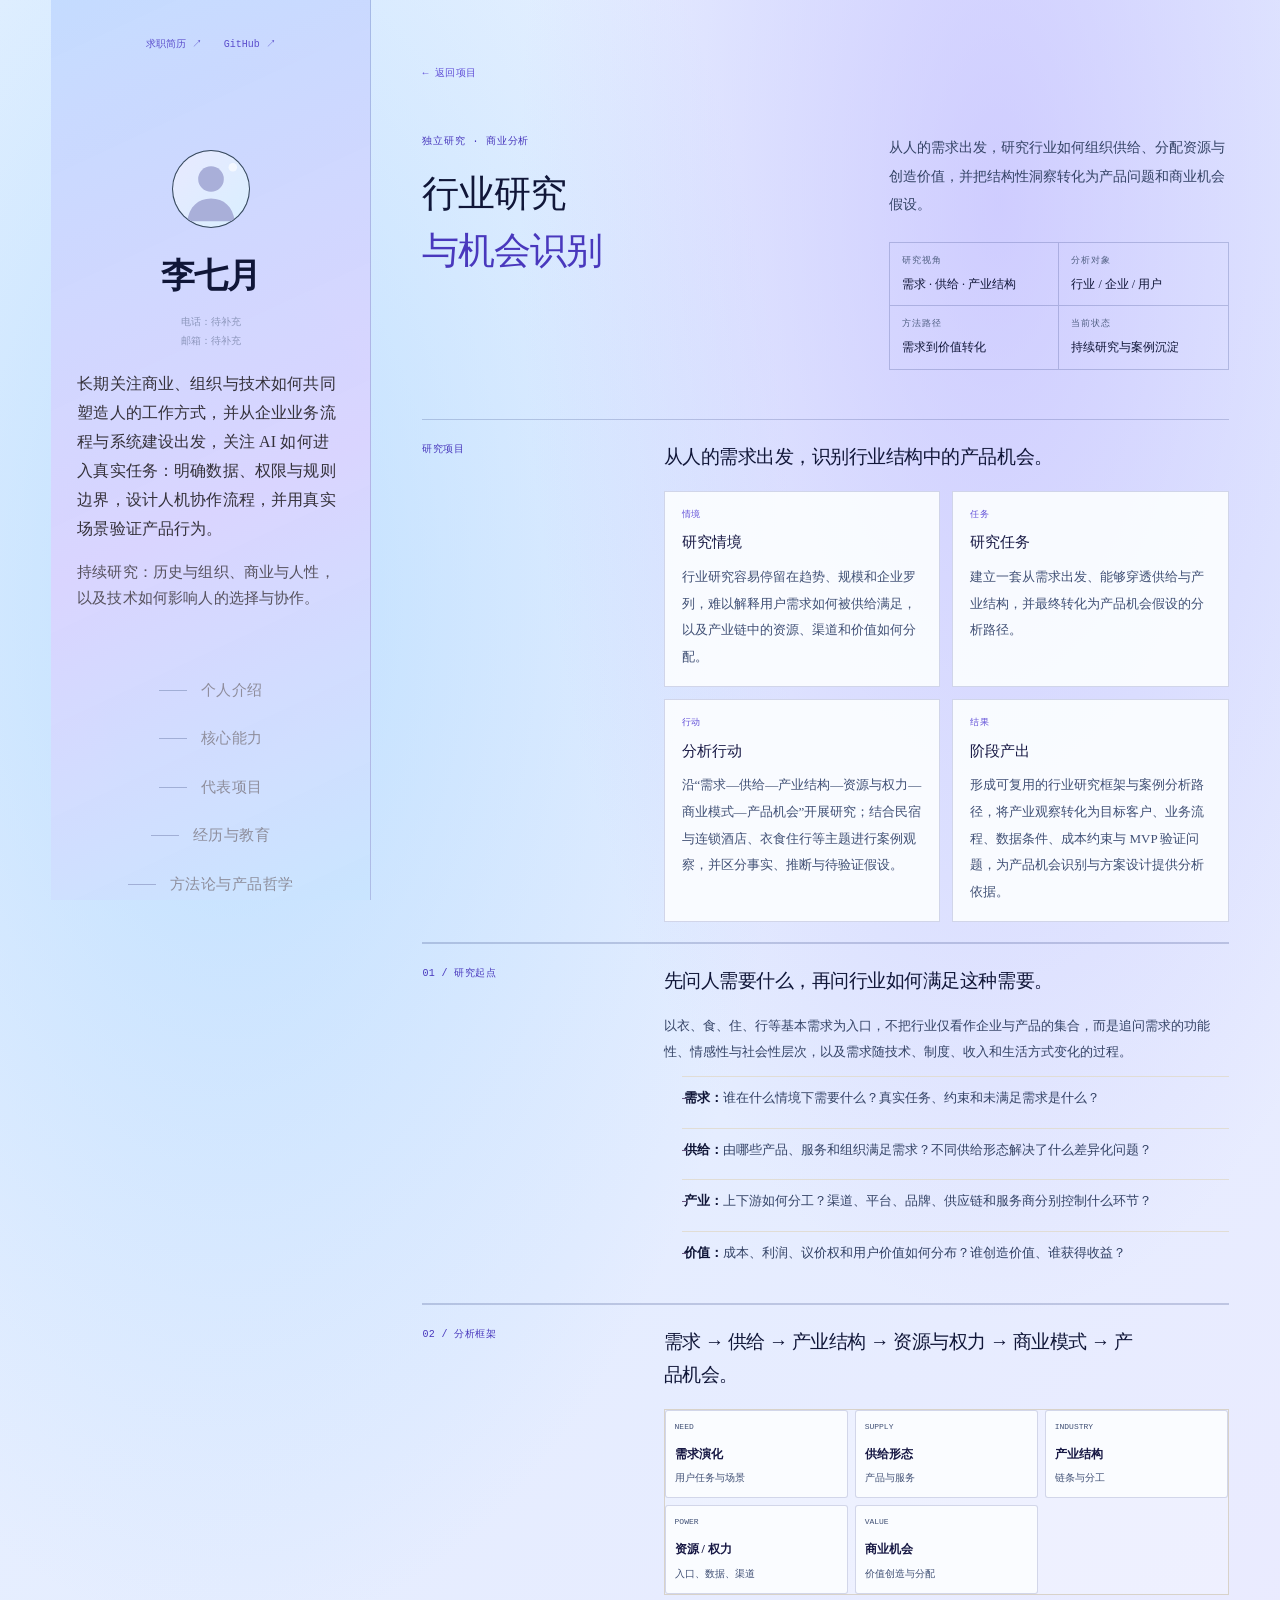
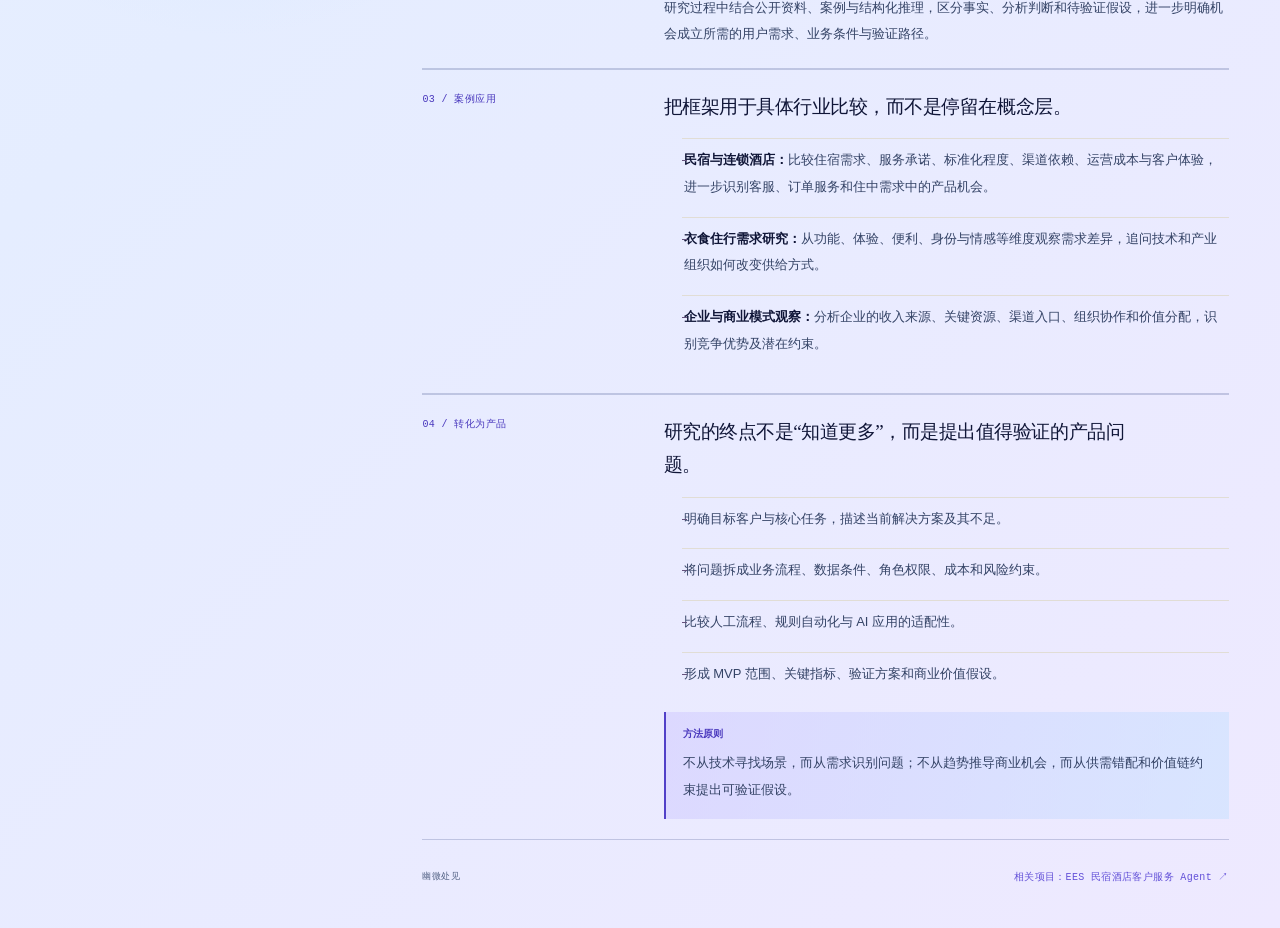
<file: industry-research.html>
<!doctype html><html lang="zh-CN"><head><meta charset="utf-8"><meta name="viewport" content="width=device-width,initial-scale=1"><title>行业研究与商业机会识别｜幽微处见</title><meta name="description" content="从需求、供给、产业结构、资源与价值分配出发识别产品机会的独立研究方法。"><link rel="stylesheet" href="styles.css?v=20261111-4"><link rel="stylesheet" href="theme.css"></head><body data-page="research" class="portfolio-v2 portfolio-subpage"><div class="portfolio-shell"><aside class="portfolio-sidebar">
<div class="sidebar-top-links"><a href="resume.html">求职简历 ↗</a><a href="https://github.com/Sallyallia917" target="_blank" rel="noopener noreferrer">GitHub ↗</a></div>
    <div class="sidebar-intro">
      <img class="sidebar-avatar" src="assets/profile-photo-placeholder.svg" alt="个人照片位置">
      <div class="sidebar-profile-row">
        <h1>李七月</h1>
      </div>
      <div class="sidebar-contact sidebar-contact-inline" aria-label="联系方式">
        <span>电话：待补充</span><span>邮箱：待补充</span>
      </div>
      <p class="sidebar-summary">长期关注商业、组织与技术如何共同塑造人的工作方式，并从企业业务流程与系统建设出发，关注 AI 如何进入真实任务：明确数据、权限与规则边界，设计人机协作流程，并用真实场景验证产品行为。</p>
      <p class="sidebar-research">持续研究：历史与组织、商业与人性，以及技术如何影响人的选择与协作。</p>
    </div>
    <nav class="portfolio-nav" aria-label="页面导航">
<a href="index.html#about"><span></span>个人介绍</a>
<a href="index.html#skills"><span></span>核心能力</a>
<a href="index.html#projects"><span></span>代表项目</a>
<a href="index.html#experience"><span></span>经历与教育</a>
<a href="index.html#philosophy"><span></span>方法论与产品哲学</a>
<a href="index.html#interests"><span></span>研究与兴趣</a>
</nav>
<div class="sidebar-bottom"><a class="portfolio-brand portfolio-brand-bottom" href="index.html">幽微处见</a></div></aside><div class="portfolio-main"><main class="case-page-v2"><section class="case-hero"><a class="back" href="index.html#projects">← 返回项目</a><div class="case-hero-grid"><div><div class="case-no">独立研究 · 商业分析</div><h1>行业研究<br><em>与机会识别</em></h1></div><div><p class="case-summary">从人的需求出发，研究行业如何组织供给、分配资源与创造价值，并把结构性洞察转化为产品问题和商业机会假设。</p><div class="case-meta"><div><span>研究视角</span><strong>需求 · 供给 · 产业结构</strong></div><div><span>分析对象</span><strong>行业 / 企业 / 用户</strong></div><div><span>方法路径</span><strong>需求到价值转化</strong></div><div><span>当前状态</span><strong>持续研究与案例沉淀</strong></div></div></div></div></section><div class="case-body"><section class="case-section star-section"><div class="case-label">研究项目</div><div class="case-copy"><h2>从人的需求出发，识别行业结构中的产品机会。</h2><div class="star-grid">
<article class="star-card"><span>情境</span><h3>研究情境</h3><p>行业研究容易停留在趋势、规模和企业罗列，难以解释用户需求如何被供给满足，以及产业链中的资源、渠道和价值如何分配。</p></article>
<article class="star-card"><span>任务</span><h3>研究任务</h3><p>建立一套从需求出发、能够穿透供给与产业结构，并最终转化为产品机会假设的分析路径。</p></article>
<article class="star-card"><span>行动</span><h3>分析行动</h3><p>沿“需求—供给—产业结构—资源与权力—商业模式—产品机会”开展研究；结合民宿与连锁酒店、衣食住行等主题进行案例观察，并区分事实、推断与待验证假设。</p></article>
<article class="star-card"><span>结果</span><h3>阶段产出</h3><p>形成可复用的行业研究框架与案例分析路径，将产业观察转化为目标客户、业务流程、数据条件、成本约束与 MVP 验证问题，为产品机会识别与方案设计提供分析依据。</p></article>
</div></div></section>
<section class="case-section"><div class="case-label">01 / 研究起点</div><div class="case-copy"><h2>先问人需要什么，再问行业如何满足这种需要。</h2><p>以衣、食、住、行等基本需求为入口，不把行业仅看作企业与产品的集合，而是追问需求的功能性、情感性与社会性层次，以及需求随技术、制度、收入和生活方式变化的过程。</p><ul class="case-list"><li><strong>需求：</strong>谁在什么情境下需要什么？真实任务、约束和未满足需求是什么？</li><li><strong>供给：</strong>由哪些产品、服务和组织满足需求？不同供给形态解决了什么差异化问题？</li><li><strong>产业：</strong>上下游如何分工？渠道、平台、品牌、供应链和服务商分别控制什么环节？</li><li><strong>价值：</strong>成本、利润、议价权和用户价值如何分布？谁创造价值、谁获得收益？</li></ul></div></section><section class="case-section"><div class="case-label">02 / 分析框架</div><div class="case-copy"><h2>需求 → 供给 → 产业结构 → 资源与权力 → 商业模式 → 产品机会。</h2><div class="flow"><div class="flow-step"><small>NEED</small><strong>需求演化</strong><span>用户任务与场景</span></div><div class="flow-step"><small>SUPPLY</small><strong>供给形态</strong><span>产品与服务</span></div><div class="flow-step"><small>INDUSTRY</small><strong>产业结构</strong><span>链条与分工</span></div><div class="flow-step"><small>POWER</small><strong>资源 / 权力</strong><span>入口、数据、渠道</span></div><div class="flow-step"><small>VALUE</small><strong>商业机会</strong><span>价值创造与分配</span></div></div><p>研究过程中结合公开资料、案例与结构化推理，区分事实、分析判断和待验证假设，进一步明确机会成立所需的用户需求、业务条件与验证路径。</p></div></section><section class="case-section"><div class="case-label">03 / 案例应用</div><div class="case-copy"><h2>把框架用于具体行业比较，而不是停留在概念层。</h2><ul class="case-list"><li><strong>民宿与连锁酒店：</strong>比较住宿需求、服务承诺、标准化程度、渠道依赖、运营成本与客户体验，进一步识别客服、订单服务和住中需求中的产品机会。</li><li><strong>衣食住行需求研究：</strong>从功能、体验、便利、身份与情感等维度观察需求差异，追问技术和产业组织如何改变供给方式。</li><li><strong>企业与商业模式观察：</strong>分析企业的收入来源、关键资源、渠道入口、组织协作和价值分配，识别竞争优势及潜在约束。</li></ul></div></section><section class="case-section"><div class="case-label">04 / 转化为产品</div><div class="case-copy"><h2>研究的终点不是“知道更多”，而是提出值得验证的产品问题。</h2><ul class="case-list"><li>明确目标客户与核心任务，描述当前解决方案及其不足。</li><li>将问题拆成业务流程、数据条件、角色权限、成本和风险约束。</li><li>比较人工流程、规则自动化与 AI 应用的适配性。</li><li>形成 MVP 范围、关键指标、验证方案和商业价值假设。</li></ul><div class="takeaway"><b>方法原则</b><p>不从技术寻找场景，而从需求识别问题；不从趋势推导商业机会，而从供需错配和价值链约束提出可验证假设。</p></div></div></section></div></main><footer class="portfolio-footer">
  <small class="footer-brand">幽微处见</small>
  <div class="footer-actions">
    <a href="ees-agent.html">相关项目：EES 民宿酒店客户服务 Agent ↗</a>
  </div>
</footer></div></div>
</body></html>
</file>
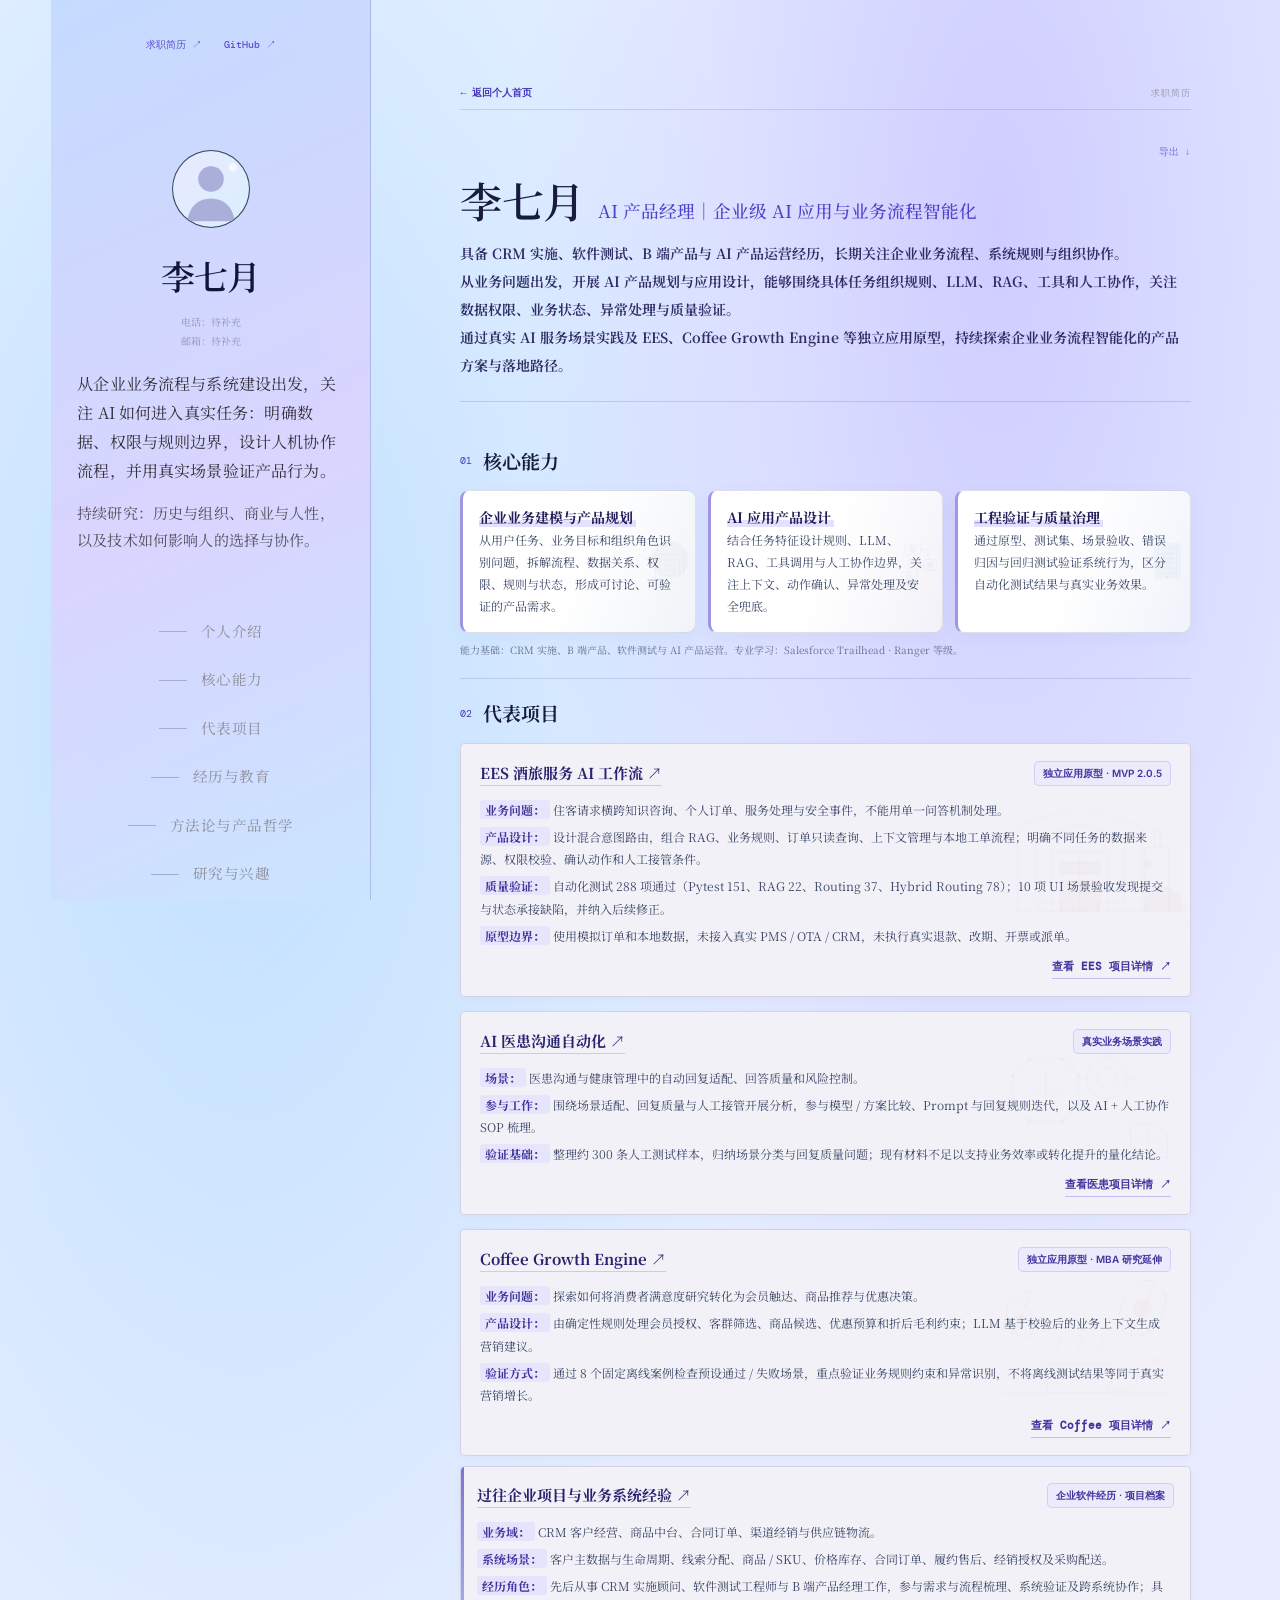
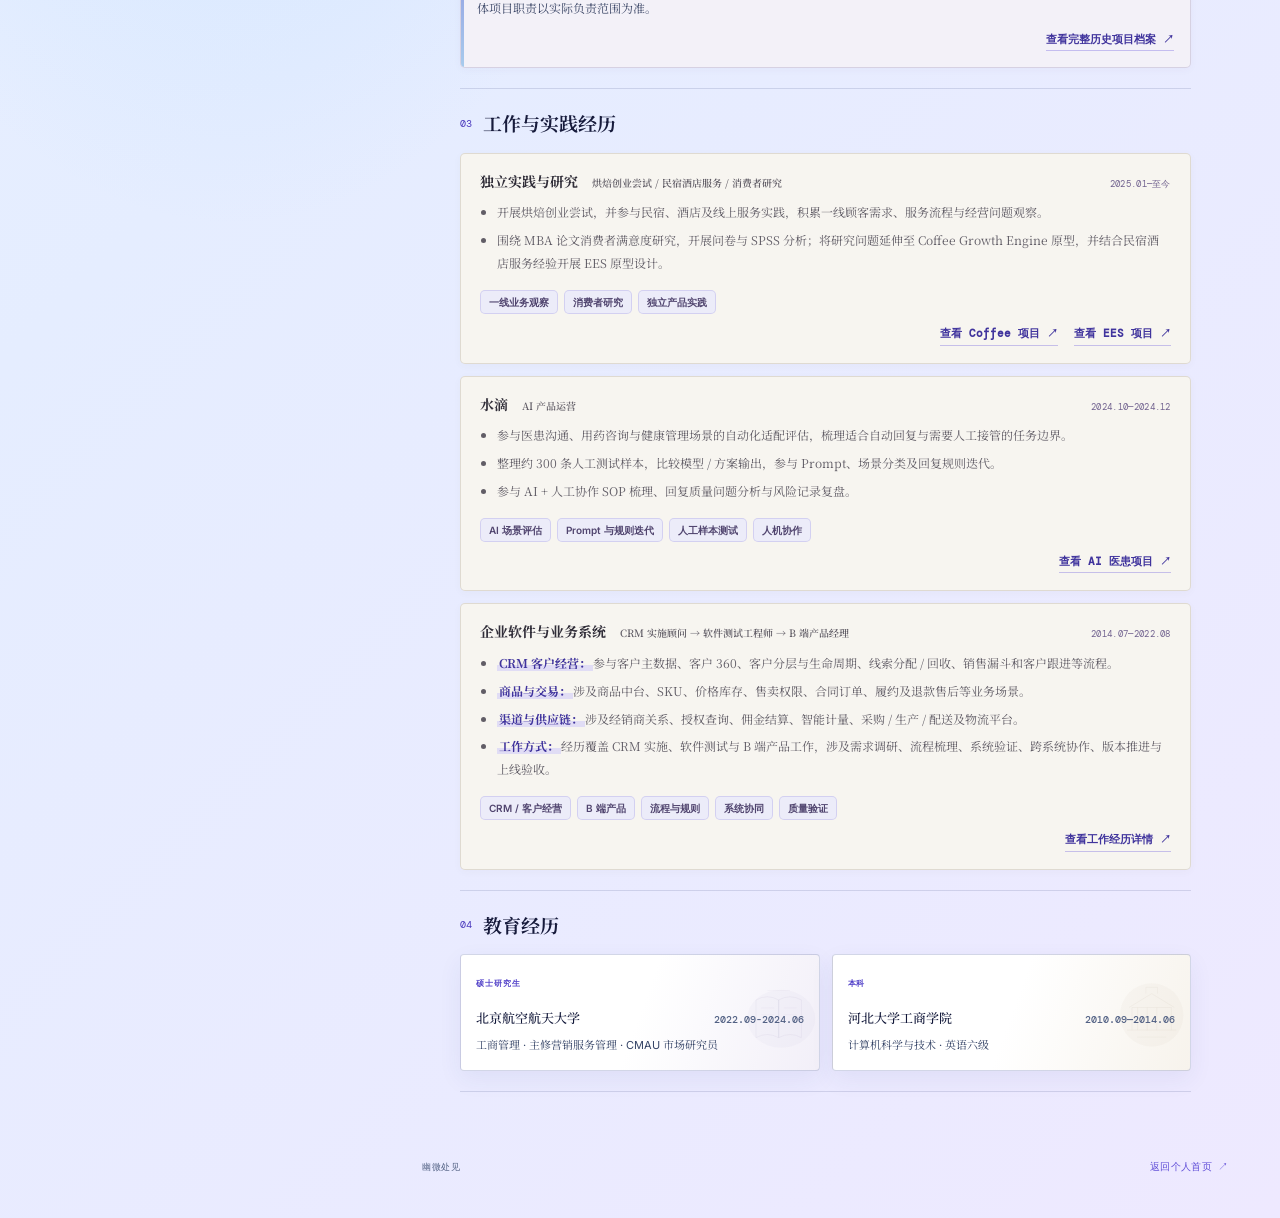
<file: resume.html>
<!doctype html>
<html lang="zh-CN">
<head>
<meta charset="utf-8"><meta name="viewport" content="width=device-width,initial-scale=1">
<title>李七月｜AI 产品经理 · 企业级 AI 应用与业务流程智能化</title><meta name="description" content="AI 产品经理，聚焦企业级 AI 应用与业务流程智能化，具备 CRM 实施、软件测试、B 端产品与 AI 产品运营经历。">
<link rel="preconnect" href="https://fonts.googleapis.com"><link rel="preconnect" href="https://fonts.gstatic.com" crossorigin>
<link href="https://fonts.googleapis.com/css2?family=DM+Mono:wght@400;500&family=Inter:wght@400;500;600&family=Noto+Serif+SC:wght@400;500;600;700&display=swap" rel="stylesheet">
<link rel="stylesheet" href="styles.css?v=20261119-v4"><link rel="stylesheet" href="theme.css">
</head>
<body data-page="resume" class="portfolio-v2 portfolio-subpage">
<div class="portfolio-shell"><aside class="portfolio-sidebar">
<div class="sidebar-top-links"><a href="resume.html">求职简历 ↗</a><a href="https://github.com/Sallyallia917" target="_blank" rel="noopener noreferrer">GitHub ↗</a></div>
<div class="sidebar-intro"><img class="sidebar-avatar" src="assets/profile-photo-placeholder.svg" alt="个人照片位置"><div class="sidebar-profile-row"><h1>李七月</h1></div>
<div class="sidebar-contact sidebar-contact-inline" aria-label="联系方式"><span>电话：待补充</span><span>邮箱：待补充</span></div>
<p class="sidebar-summary">从企业业务流程与系统建设出发，关注 AI 如何进入真实任务：明确数据、权限与规则边界，设计人机协作流程，并用真实场景验证产品行为。</p>
      <p class="sidebar-research">持续研究：历史与组织、商业与人性，以及技术如何影响人的选择与协作。</p></div>
<nav class="portfolio-nav" aria-label="页面导航">
<a href="index.html#about"><span></span>个人介绍</a>
<a href="index.html#skills"><span></span>核心能力</a>
<a href="index.html#projects"><span></span>代表项目</a>
<a href="index.html#experience"><span></span>经历与教育</a>
<a href="index.html#philosophy"><span></span>方法论与产品哲学</a>
<a href="index.html#interests"><span></span>研究与兴趣</a>
</nav>
<div class="sidebar-bottom"><a class="portfolio-brand portfolio-brand-bottom" href="index.html">幽微处见</a></div></aside>
<div class="portfolio-main"><main class="resume-page resume-page-v2">
<div class="resume-topline"><a href="index.html">← 返回个人首页</a><span class="resume-topline-label">求职简历</span></div>
<section class="resume-hero"><div class="resume-hero-kicker"><a class="resume-public-link" href="https://sallyallia917.github.io/qiyue-personal-site/" target="_blank" rel="noopener noreferrer">查看个人网站 ↗</a><button class="resume-download-button" type="button" onclick="window.print()">导出 ↓</button></div><h1 class="resume-name-line">李七月 <em>AI 产品经理｜企业级 AI 应用与业务流程智能化</em></h1>
<p class="resume-summary">具备 CRM 实施、软件测试、B 端产品与 AI 产品运营经历，长期关注企业业务流程、系统规则与组织协作。<br>从业务问题出发，开展 AI 产品规划与应用设计，能够围绕具体任务组织规则、LLM、RAG、工具和人工协作，关注数据权限、业务状态、异常处理与质量验证。<br>通过真实 AI 服务场景实践及 EES、Coffee Growth Engine 等独立应用原型，持续探索企业业务流程智能化的产品方案与落地路径。</p>
</section>
<section class="resume-section"><div class="resume-section-title"><span>01</span><h2>核心能力</h2></div><div class="resume-skills">
<article><h3>企业业务建模与产品规划</h3><p>从用户任务、业务目标和组织角色识别问题，拆解流程、数据关系、权限、规则与状态，形成可讨论、可验证的产品需求。</p></article>

<article><h3>AI 应用产品设计</h3><p>结合任务特征设计规则、LLM、RAG、工具调用与人工协作边界，关注上下文、动作确认、异常处理及安全兜底。</p></article>
<article><h3>工程验证与质量治理</h3><p>通过原型、测试集、场景验收、错误归因与回归测试验证系统行为，区分自动化测试结果与真实业务效果。</p></article>
</div><p class="resume-evidence-note">能力基础：CRM 实施、B 端产品、软件测试与 AI 产品运营。<span>专业学习：Salesforce Trailhead · Ranger 等级。</span></p></section>
<section class="resume-section resume-projects-section"><div class="resume-section-title"><span>02</span><h2>代表项目</h2></div><div class="resume-project-grid">
<article class="resume-project resume-project-ees"><div class="resume-project-head"><h3><a href="https://sallyallia917.github.io/qiyue-personal-site/ees-agent.html">EES 酒旅服务 AI 工作流 ↗</a></h3><span class="resume-tag">独立应用原型 · MVP 2.0.5</span></div>
<p><b>业务问题：</b>住客请求横跨知识咨询、个人订单、服务处理与安全事件，不能用单一问答机制处理。</p>
<p><b>产品设计：</b>设计混合意图路由，组合 RAG、业务规则、订单只读查询、上下文管理与本地工单流程；明确不同任务的数据来源、权限校验、确认动作和人工接管条件。</p>
<p><b>质量验证：</b>自动化测试 288 项通过（Pytest 151、RAG 22、Routing 37、Hybrid Routing 78）；10 项 UI 场景验收发现提交与状态承接缺陷，并纳入后续修正。</p>
<p><b>原型边界：</b>使用模拟订单和本地数据，未接入真实 PMS / OTA / CRM，未执行真实退款、改期、开票或派单。</p><a class="resume-detail-link" href="https://sallyallia917.github.io/qiyue-personal-site/ees-agent.html">查看 EES 项目详情 ↗</a></article>
<article class="resume-project resume-project-scrm"><div class="resume-project-head"><h3><a href="https://sallyallia917.github.io/qiyue-personal-site/ai-scrm.html">AI 医患沟通自动化 ↗</a></h3><span class="resume-tag">真实业务场景实践</span></div>
<p><b>场景：</b>医患沟通与健康管理中的自动回复适配、回答质量和风险控制。</p>
<p><b>参与工作：</b>围绕场景适配、回复质量与人工接管开展分析，参与模型 / 方案比较、Prompt 与回复规则迭代，以及 AI + 人工协作 SOP 梳理。</p>
<p><b>验证基础：</b>整理约 300 条人工测试样本，归纳场景分类与回复质量问题；现有材料不足以支持业务效率或转化提升的量化结论。</p><a class="resume-detail-link" href="https://sallyallia917.github.io/qiyue-personal-site/ai-scrm.html">查看医患项目详情 ↗</a></article>
<article class="resume-project resume-project-cafe"><div class="resume-project-head"><h3><a href="https://sallyallia917.github.io/qiyue-personal-site/cafe-engine.html">Coffee Growth Engine ↗</a></h3><span class="resume-tag">独立应用原型 · MBA 研究延伸</span></div>
<p><b>业务问题：</b>探索如何将消费者满意度研究转化为会员触达、商品推荐与优惠决策。</p>
<p><b>产品设计：</b>由确定性规则处理会员授权、客群筛选、商品候选、优惠预算和折后毛利约束；LLM 基于校验后的业务上下文生成营销建议。</p>
<p><b>验证方式：</b>通过 8 个固定离线案例检查预设通过 / 失败场景，重点验证业务规则约束和异常识别，不将离线测试结果等同于真实营销增长。</p><a class="resume-detail-link" href="https://sallyallia917.github.io/qiyue-personal-site/cafe-engine.html">查看 Coffee 项目详情 ↗</a></article>
</div><article class="resume-project resume-project-history"><div class="resume-project-head"><h3><a href="https://sallyallia917.github.io/qiyue-personal-site/history-projects.html">过往企业项目与业务系统经验 ↗</a></h3><span class="resume-tag">企业软件经历 · 项目档案</span></div>
<p><b>业务域：</b>CRM 客户经营、商品中台、合同订单、渠道经销与供应链物流。</p>
<p><b>系统场景：</b>客户主数据与生命周期、线索分配、商品 / SKU、价格库存、合同订单、履约售后、经销授权及采购配送。</p>
<p><b>经历角色：</b>先后从事 CRM 实施顾问、软件测试工程师与 B 端产品经理工作，参与需求与流程梳理、系统验证及跨系统协作；具体项目职责以实际负责范围为准。</p>
<a class="resume-detail-link" href="https://sallyallia917.github.io/qiyue-personal-site/history-projects.html">查看完整历史项目档案 ↗</a></article></section>
<section class="resume-section resume-experience-section"><div class="resume-section-title"><span>03</span><h2>工作与实践经历</h2></div><div class="resume-experience-list">
<article class="resume-entry"><div class="resume-entry-layout"><div class="resume-entry-meta"><h3>独立实践与研究</h3><p>烘焙创业尝试 / 民宿酒店服务 / 消费者研究</p><span class="resume-entry-date">2025.01—至今</span></div><div class="resume-entry-content"><ul><li>开展烘焙创业尝试，并参与民宿、酒店及线上服务实践，积累一线顾客需求、服务流程与经营问题观察。</li><li>围绕 MBA 论文消费者满意度研究，开展问卷与 SPSS 分析；将研究问题延伸至 Coffee Growth Engine 原型，并结合民宿酒店服务经验开展 EES 原型设计。</li></ul><div class="resume-core-tags"><span>一线业务观察</span><span>消费者研究</span><span>独立产品实践</span></div><div class="resume-detail-links"><a class="resume-detail-link" href="https://sallyallia917.github.io/qiyue-personal-site/cafe-engine.html">查看 Coffee 项目 ↗</a><a class="resume-detail-link" href="https://sallyallia917.github.io/qiyue-personal-site/ees-agent.html">查看 EES 项目 ↗</a></div></div></div></article>
<article class="resume-entry"><div class="resume-entry-layout"><div class="resume-entry-meta"><h3>水滴</h3><p>AI 产品运营</p><span class="resume-entry-date">2024.10—2024.12</span></div><div class="resume-entry-content"><ul><li>参与医患沟通、用药咨询与健康管理场景的自动化适配评估，梳理适合自动回复与需要人工接管的任务边界。</li><li>整理约 300 条人工测试样本，比较模型 / 方案输出，参与 Prompt、场景分类及回复规则迭代。</li><li>参与 AI + 人工协作 SOP 梳理、回复质量问题分析与风险记录复盘。</li></ul><div class="resume-core-tags"><span>AI 场景评估</span><span>Prompt 与规则迭代</span><span>人工样本测试</span><span>人机协作</span></div><a class="resume-detail-link" href="https://sallyallia917.github.io/qiyue-personal-site/ai-scrm.html">查看 AI 医患项目 ↗</a></div></div></article>
<article class="resume-entry"><div class="resume-entry-layout"><div class="resume-entry-meta"><h3>企业软件与业务系统</h3><p>CRM 实施顾问 → 软件测试工程师 → B 端产品经理</p><span class="resume-entry-date">2014.07—2022.08</span></div><div class="resume-entry-content"><ul><li><b>CRM 客户经营：</b>参与客户主数据、客户 360、客户分层与生命周期、线索分配 / 回收、销售漏斗和客户跟进等流程。</li><li><b>商品与交易：</b>涉及商品中台、SKU、价格库存、售卖权限、合同订单、履约及退款售后等业务场景。</li><li><b>渠道与供应链：</b>涉及经销商关系、授权查询、佣金结算、智能计量、采购 / 生产 / 配送及物流平台。</li><li><b>工作方式：</b>经历覆盖 CRM 实施、软件测试与 B 端产品工作，涉及需求调研、流程梳理、系统验证、跨系统协作、版本推进与上线验收。</li></ul><div class="resume-core-tags"><span>CRM / 客户经营</span><span>B 端产品</span><span>流程与规则</span><span>系统协同</span><span>质量验证</span></div><a class="resume-detail-link" href="https://sallyallia917.github.io/qiyue-personal-site/experience.html">查看工作经历详情 ↗</a></div></div></article>
</div></section>
<section class="resume-section"><div class="resume-section-title"><span>04</span><h2>教育经历</h2></div><div class="education-block resume-education-cards">
<div><span class="education-label">硕士研究生</span><div class="education-heading"><h3>北京航空航天大学</h3><time>2022.09-2024.06</time></div><p>工商管理 · 主修营销服务管理 · CMAU 市场研究员</p></div>
<div><span class="education-label">本科</span><div class="education-heading"><h3>河北大学工商学院</h3><time>2010.09—2014.06</time></div><p>计算机科学与技术 · 英语六级</p></div>
</div></section>

</main><footer class="portfolio-footer"><small class="footer-brand">幽微处见</small><div class="footer-actions"><a href="index.html">返回个人首页 ↗</a></div></footer></div></div>

</body></html>
</file>
<file: styles.css>
:root{--line:#d8d2c9;--accent:#65527d;--muted:#77747a;--mono:"DM Mono",monospace;--paper:#f7f4ee;--lavender:#efebf3;--bluewash:#edf0f5;--ink:#292630}
*{box-sizing:border-box}html{scroll-behavior:smooth}body{margin:0;background:var(--paper);color:var(--ink);font-family:Inter,"Noto Serif SC",sans-serif;-webkit-font-smoothing:antialiased}a{color:inherit;text-decoration:none}p,h1,h2,h3{margin:0}.topbar{height:72px;max-width:1240px;margin:auto;padding:0 38px;display:flex;align-items:center;justify-content:space-between;border-bottom:1px solid #d8d4cb}.brand{font:500 12px "DM Mono",monospace;letter-spacing:.12em;color:#55505e}.topbar nav{display:flex;gap:28px;font:400 11px "DM Mono",monospace;letter-spacing:.05em;color:#706c72}.topbar nav a:hover{color:#4d416b}.hero,.section,.statement,.storyos,.now,footer{max-width:1240px;margin:auto;padding-left:38px;padding-right:38px}.hero{padding-top:92px;padding-bottom:46px}.eyebrow,.section-label,.section-note{font:500 10px "DM Mono",monospace;letter-spacing:.12em;color:#706b75}.eyebrow{display:flex;gap:12px;align-items:center}.eyebrow i{display:block;width:24px;height:1px;background:#b7b1bb}.hero-grid{display:grid;grid-template-columns:1.5fr .7fr;gap:80px;margin-top:38px;align-items:end}.hero h1{font:500 clamp(48px,6vw,82px)/1.12 "Noto Serif SC",serif;letter-spacing:-.045em}.hero h1 em,.storyos h2 em,.about-intro h2 em{font-style:normal;color:#554775}.hero-side{padding-bottom:6px;max-width:350px}.lead{font:500 21px/1.65 "Noto Serif SC",serif;letter-spacing:.01em;margin-bottom:22px}.muted{font-size:13px;line-height:2;color:#77747a}.hero-foot{display:flex;justify-content:space-between;border-top:1px solid #d8d4cb;margin-top:74px;padding-top:14px;font:400 9px "DM Mono",monospace;color:#8a858c;letter-spacing:.1em}.statement{display:grid;grid-template-columns:190px 1fr;gap:60px;padding-top:66px;padding-bottom:82px;border-top:1px solid #d8d4cb}.statement-body{max-width:780px}.quote{font:400 clamp(21px,2.5vw,30px)/1.75 "Noto Serif SC",serif;letter-spacing:-.015em;color:#37343b}.statement-meta{display:flex;gap:30px;margin-top:30px;font:400 9px "DM Mono",monospace;letter-spacing:.1em;color:#8a858c}.section{padding-top:72px;padding-bottom:88px}.section-head{display:flex;justify-content:space-between;align-items:baseline;padding-bottom:18px;border-bottom:1px solid #bdb8b0}.work-list{border-top:0}.work-item{display:grid;grid-template-columns:64px 1fr 35px;gap:22px;padding:29px 0 31px;border-bottom:1px solid #ddd9d1;transition:padding .2s ease}.work-item:hover{padding-left:8px;padding-right:8px}.work-item.featured{background:rgba(79,65,111,.035)}.work-index{font:500 10px "DM Mono",monospace;color:#8c8790;padding-top:6px}.work-top{display:flex;justify-content:space-between;align-items:baseline;gap:20px}.work-top h2{font:500 22px/1.35 "Noto Serif SC",serif;letter-spacing:-.02em}.work-top span{font:400 9px "DM Mono",monospace;color:#77717e;letter-spacing:.08em;white-space:nowrap}.work-main>p{max-width:720px;margin-top:9px;font-size:12px;line-height:1.9;color:#706d73}.tags{display:flex;flex-wrap:wrap;gap:7px;margin-top:14px}.tags span{border:1px solid #d4cfd0;padding:4px 8px;font:400 8px "DM Mono",monospace;color:#7b7480;letter-spacing:.03em}.work-arrow{font-size:18px;color:#5a4a75;padding-top:2px}.thinking{padding-top:64px}.thinking-grid{display:grid;grid-template-columns:repeat(3,1fr);gap:0;margin-top:0}.thinking-grid article{padding:31px 30px 24px 0;margin-right:30px;border-bottom:1px solid #d8d4cb}.thinking-grid article+article{border-left:1px solid #d8d4cb;padding-left:30px}.number{font:500 10px "DM Mono",monospace;color:#5a4a75}.thinking h3{font:500 20px "Noto Serif SC",serif;margin:23px 0 9px}.thinking p{font-size:12px;line-height:1.9;color:#77747a}.storyos{margin-top:20px;background:#eeeae4;padding-top:72px;padding-bottom:60px;border-top:1px solid #d3cec5;border-bottom:1px solid #d3cec5}.storyos-label{font:500 10px "DM Mono",monospace;letter-spacing:.12em;color:#5d5370}.storyos-content{display:grid;grid-template-columns:.85fr 1.15fr;gap:80px;margin-top:30px;align-items:center}.storyos h2{font:500 clamp(40px,4.8vw,66px)/1.22 "Noto Serif SC",serif;letter-spacing:-.045em}.storyos-content p{margin-top:25px;max-width:540px;font-size:12px;line-height:2;color:#706d73}.formula{display:flex;flex-wrap:wrap;gap:11px 12px;align-items:center;font:500 12px "Noto Serif SC",serif;color:#49424e}.formula b{font:400 13px "DM Mono",monospace;color:#847a8e}.storyos-bottom{margin-top:55px;padding-top:14px;border-top:1px solid #d1cbc4;font:400 9px "DM Mono",monospace;letter-spacing:.1em;color:#8a838d}.about{padding-top:78px}.about-grid{display:grid;grid-template-columns:.85fr 1.15fr;gap:100px;padding-top:34px}.about-intro h2{font:500 42px/1.3 "Noto Serif SC",serif;letter-spacing:-.035em}.about-intro p{margin-top:22px;max-width:470px;font-size:12px;line-height:2;color:#706d73}.timeline{border-top:1px solid #d8d4cb}.timeline div{display:grid;grid-template-columns:120px 1fr;gap:20px;padding:19px 0;border-bottom:1px solid #ddd9d1}.timeline span{font:400 10px "DM Mono",monospace;color:#756f79}.timeline p{font:400 13px "Noto Serif SC",serif}.now{padding-top:70px;padding-bottom:74px;border-top:1px solid #d8d4cb;margin-top:70px}.now-grid{display:grid;grid-template-columns:190px 1fr;gap:60px;padding-top:30px}.now-grid>div{font:500 12px "DM Mono",monospace;color:#4c4750}.status-dot{display:inline-block;width:6px;height:6px;border-radius:50%;background:#65507e;margin-right:9px;vertical-align:1px}.now ul{list-style:none;padding:0;margin:0;display:grid;grid-template-columns:1fr 1fr;gap:12px 40px}.now li{font:400 13px "Noto Serif SC",serif;padding-bottom:11px;border-bottom:1px solid #e0dcd4}footer{border-top:1px solid #bdb8b0;padding-top:16px;padding-bottom:25px;display:flex;justify-content:space-between;font:400 9px "DM Mono",monospace;letter-spacing:.08em;color:#89838b}@media(max-width:800px){.topbar{padding:0 20px}.topbar nav{gap:12px}.hero,.section,.statement,.storyos,.now,footer{padding-left:20px;padding-right:20px}.hero{padding-top:65px}.hero-grid,.statement,.storyos-content,.about-grid,.now-grid{grid-template-columns:1fr;gap:34px}.hero h1{font-size:48px}.hero-side{max-width:none}.hero-foot{margin-top:50px}.statement{padding-top:48px;padding-bottom:58px}.statement-meta{flex-direction:column;gap:7px}.section{padding-top:52px;padding-bottom:60px}.work-item{grid-template-columns:34px 1fr 20px;gap:10px}.work-top{display:block}.work-top span{display:block;margin-top:7px}.thinking-grid{grid-template-columns:1fr}.thinking-grid article,.thinking-grid article+article{border-left:0;padding-left:0;margin-right:0}.storyos{margin-top:0;padding-top:52px}.about-intro h2{font-size:36px}.now{margin-top:45px}.now ul{grid-template-columns:1fr}.now-grid{gap:24px}footer{gap:15px;flex-wrap:wrap}}

.case-hero,.case-body,.case-footer{max-width:1240px;margin:auto;padding-left:38px;padding-right:38px}
.case-hero{padding-top:78px;padding-bottom:54px;border-bottom:1px solid #bdb8b0}
.case-hero .back,.case-no,.case-label{font:500 9px "DM Mono",monospace;letter-spacing:.11em;color:#6c6375}
.case-hero-grid{display:grid;grid-template-columns:1.1fr .9fr;gap:90px;margin-top:40px;align-items:end}
.case-hero h1{font:500 clamp(46px,6vw,76px)/1.12 "Noto Serif SC",serif;letter-spacing:-.045em;margin-top:20px}
.case-hero h1 em{font-style:normal;color:#554775}
.case-summary{font:400 18px/1.75 "Noto Serif SC",serif;color:#47424a}
.case-meta{display:grid;grid-template-columns:1fr 1fr;margin-top:25px;border-top:1px solid #d6d1c9}
.case-meta div{padding:13px 0;border-bottom:1px solid #ddd9d1}
.case-meta span{display:block;font:400 8px "DM Mono",monospace;color:#89838b;letter-spacing:.1em;margin-bottom:6px}
.case-meta strong{font:400 12px "Noto Serif SC",serif}
.case-body{padding-top:52px;padding-bottom:80px}
.case-section{display:grid;grid-template-columns:190px 1fr;gap:60px;padding:42px 0;border-bottom:1px solid #d8d4cb}
.case-section:first-child{padding-top:0}
.case-copy{max-width:800px}
.case-copy h2{font:500 27px/1.45 "Noto Serif SC",serif;letter-spacing:-.025em;margin:0 0 18px}
.case-list{list-style:none;padding:0;margin:0}
.case-list li{padding:10px 0 10px 18px;border-top:1px solid #e1ddd5;font-size:12px;line-height:1.85;color:#67636a;position:relative}
.case-list li:before{content:"";position:absolute;left:0;top:21px;width:5px;height:1px;background:#65527d}
.takeaway{padding:22px 25px;background:#eeebe5;border-left:2px solid #65527d}
.takeaway b{display:block;font:500 8px "DM Mono",monospace;letter-spacing:.1em;color:#65527d;margin-bottom:9px}
.takeaway p{margin:0;font-size:13px;line-height:2;color:#4e4851}
.case-footer{padding-bottom:55px}
.next-case{border-top:1px solid #bdb8b0;padding-top:17px;display:flex;justify-content:space-between}
.next-case span{font:400 9px "DM Mono",monospace;color:#89838b;letter-spacing:.1em}
.next-case a{font:500 15px "Noto Serif SC",serif;color:#514269}
.work-top h2 a:hover{color:#5a4a75}
@media(max-width:800px){.case-hero,.case-body,.case-footer{padding-left:20px;padding-right:20px}.case-hero{padding-top:55px}.case-hero-grid,.case-section{grid-template-columns:1fr;gap:26px}.case-hero h1{font-size:47px}.case-section{padding:34px 0}}

/* V0.5 evidence layer */
.evidence{margin-top:32px;padding:24px 0 4px;border-top:1px solid var(--line)}
.evidence-head{display:flex;justify-content:space-between;gap:24px;align-items:baseline;margin-bottom:18px}
.evidence-kicker{font-family:var(--mono);font-size:11px;letter-spacing:.12em;color:var(--accent);text-transform:uppercase}
.evidence-note{max-width:520px;color:var(--muted);font-size:13px;line-height:1.7}
.flow{display:grid;grid-template-columns:repeat(5,minmax(0,1fr));border:1px solid var(--line);background:rgba(255,255,255,.24)}
.flow-step{min-height:84px;padding:14px 12px;display:flex;flex-direction:column;justify-content:center;border-right:1px solid var(--line)}
.flow-step:last-child{border-right:0}
.flow-step small{font-family:var(--mono);font-size:10px;letter-spacing:.08em;color:var(--accent);margin-bottom:6px}
.flow-step strong{font-size:14px;font-weight:500;line-height:1.45}
.flow-step span{color:var(--muted);font-size:11px;line-height:1.5;margin-top:4px}
.metric-grid{display:grid;grid-template-columns:repeat(3,1fr);border-top:1px solid var(--line);border-left:1px solid var(--line)}
.metric{padding:18px;border-right:1px solid var(--line);border-bottom:1px solid var(--line)}
.metric b{display:block;font-family:var(--mono);font-size:25px;font-weight:500;color:var(--accent);margin-bottom:6px}
.metric span{color:var(--muted);font-size:12px;line-height:1.6}
.arch{display:grid;grid-template-columns:repeat(4,1fr);gap:8px}
.arch-box{border:1px solid var(--line);padding:14px;min-height:68px;background:rgba(255,255,255,.18)}
.arch-box small{display:block;font-family:var(--mono);color:var(--accent);font-size:10px;margin-bottom:6px}
.arch-box strong{font-size:13px;font-weight:500}
.evidence-caption{margin-top:10px;color:var(--muted);font-size:11px;line-height:1.6}
@media(max-width:800px){.flow{grid-template-columns:1fr 1fr}.flow-step:nth-child(2n){border-right:0}.flow-step{border-bottom:1px solid var(--line)}.metric-grid{grid-template-columns:1fr}.arch{grid-template-columns:1fr 1fr}}
@media(max-width:520px){.flow{grid-template-columns:1fr}.flow-step,.flow-step:nth-child(2n){border-right:0;border-bottom:1px solid var(--line)}.flow-step:last-child{border-bottom:0}.arch{grid-template-columns:1fr}.evidence-head{display:block}.evidence-note{margin-top:8px}}


/* V0.6 capability map and understated personal consulting note */
.capability-grid{display:grid;grid-template-columns:repeat(2,minmax(0,1fr));border-top:1px solid #d8d4cb;border-left:1px solid #d8d4cb}
.capability-grid article{padding:25px 26px 23px;border-right:1px solid #d8d4cb;border-bottom:1px solid #d8d4cb;min-height:205px}
.capability-grid h3{font:500 20px "Noto Serif SC",serif;margin:17px 0 9px}
.capability-grid p{font-size:12px;line-height:1.95;color:#77747a;max-width:490px}
.capability-grid .tags{margin-top:13px}
.capability-footnote{margin-top:13px;font-size:10px;line-height:1.8;color:#89838b}
.beyond-work{max-width:1240px;margin:0 auto;padding:12px 38px 48px;color:#77727b}
.beyond-rule{border-top:1px solid #d8d4cb;margin-bottom:25px}
.beyond-grid{display:grid;grid-template-columns:190px 1fr;gap:60px}
.beyond-label{font:400 9px "DM Mono",monospace;letter-spacing:.12em;color:#918995;padding-top:5px}
.beyond-lead{font:400 16px/1.8 "Noto Serif SC",serif;color:#514b56;max-width:760px}
.beyond-copy{font-size:11px;line-height:2;color:#89838b;max-width:800px;margin-top:10px}
@media(max-width:800px){.capability-grid{grid-template-columns:1fr}.capability-grid article{min-height:0;padding:22px 18px}.beyond-work{padding:10px 20px 35px}.beyond-grid{grid-template-columns:1fr;gap:14px}.beyond-lead{font-size:15px}}

/* V0.7 personal practice links and responsive refinements */
.personal-links{display:grid;grid-template-columns:1fr 1fr;gap:12px;margin-top:22px;max-width:780px}
.personal-links>a,.personal-link-static{display:flex;flex-direction:column;align-items:flex-start;gap:7px;padding:15px 16px;border:1px solid #d8d4cb;background:rgba(255,255,255,.22);transition:border-color .2s ease,background .2s ease}
.personal-links>a:hover{border-color:#8a7ba0;background:rgba(90,74,117,.045)}
.personal-links span{font:400 9px "DM Mono",monospace;letter-spacing:.08em;color:#89838b}
.personal-links strong{font:500 15px "Noto Serif SC",serif;color:#514269}
.personal-links small{font-size:11px;line-height:1.7;color:#89838b}
.beyond-footnote{margin-top:13px;font-size:10px;line-height:1.8;color:#96909a}
footer a{color:#65527d}
@media(max-width:800px){.personal-links{grid-template-columns:1fr}.topbar nav{overflow-x:auto;max-width:72%;white-space:nowrap;scrollbar-width:none}.topbar nav::-webkit-scrollbar{display:none}}

.collab-preview{margin-top:34px;padding-top:20px;border-top:1px solid #d8d4cb}
.collab-heading{display:flex;justify-content:space-between;align-items:baseline;gap:16px;margin-bottom:4px}
.collab-heading span,.collab-grid article>span{font:400 9px "DM Mono",monospace;letter-spacing:.1em;color:#65527d}
.collab-heading small{font-size:10px;color:#96909a}
.collab-grid{display:grid;grid-template-columns:repeat(3,minmax(0,1fr));gap:22px}
.collab-grid article{padding:20px 18px 18px 0;border-bottom:1px solid #d8d4cb}
.collab-grid h3{font:500 17px "Noto Serif SC",serif;margin:12px 0 9px;color:#45404a}
.collab-grid p{font-size:11px;line-height:1.9;color:#77747a}
.collab-note{font-size:10px;line-height:1.8;color:#96909a;margin-top:13px}
@media(max-width:800px){.collab-grid{grid-template-columns:1fr;gap:0}.collab-grid article{padding:17px 0}.collab-heading{align-items:flex-start;flex-direction:column;gap:6px}}


/* V0.8：中文优先、内容收束、模块分区与个人气质 */
.brand{font-family:"Noto Serif SC",serif;letter-spacing:.04em;font-size:13px;color:#514269}
.brand span{font-weight:600}.brand i{font-style:normal;color:#9a8daa;margin:0 4px}
.topbar nav{font-family:"Noto Serif SC",serif;font-size:12px;letter-spacing:.02em;gap:24px}
.hero{padding-top:76px;padding-bottom:36px}
.hero-grid{margin-top:28px;gap:58px}
.hero-foot{margin-top:52px;font-family:"Noto Serif SC",serif;letter-spacing:.04em;font-size:10px}
.statement{padding-top:48px;padding-bottom:54px;gap:46px;background:linear-gradient(90deg,rgba(101,82,125,.055),rgba(101,82,125,0) 72%)}
.statement-meta{font-family:"Noto Serif SC",serif;font-size:10px;letter-spacing:.04em}
.section{padding-top:54px;padding-bottom:58px}
.section-head{padding-bottom:13px}
.section-label{font-family:"Noto Serif SC",serif;font-size:12px;letter-spacing:.05em;color:#554775}
.section-note{font-family:"Noto Serif SC",serif;font-size:10px;letter-spacing:.03em;color:#89818e}
.work-item{padding:21px 18px 22px;grid-template-columns:42px 1fr 22px;gap:16px}
.work-item:nth-child(odd){background:rgba(255,255,255,.28)}
.work-item.featured{background:#efebf3;border-left:2px solid #78648f;padding-left:16px}
.work-top h2{font-size:20px}
.work-top span{font-family:"Noto Serif SC",serif;font-size:10px;letter-spacing:0;white-space:normal}
.work-main>p{margin-top:6px;line-height:1.75}
.tags{gap:6px;margin-top:10px}
.tags span{font-family:"Noto Serif SC",serif;font-size:10px;letter-spacing:0;padding:3px 7px;background:rgba(255,255,255,.28)}
.thinking{background:var(--lavender);border-top:1px solid #e0d9e7;border-bottom:1px solid #e0d9e7}
.thinking-grid article{padding-top:23px;padding-bottom:18px;margin-right:22px}
.thinking-grid article+article{padding-left:22px}
.thinking h3{font-size:18px;margin:15px 0 7px}
.thinking p,.capability-grid p{line-height:1.8}
.capabilities{background:rgba(237,240,245,.62);border-top:1px solid #e0e3e8;border-bottom:1px solid #e0e3e8}
.capability-grid article{padding:20px 22px 18px;min-height:0;background:rgba(255,255,255,.34)}
.capability-grid h3{font-size:18px;margin:12px 0 7px}
.capability-footnote{font-size:10px;margin-top:10px}
.collab-preview{margin-top:26px;padding:17px 18px 13px;background:rgba(255,255,255,.45);border:1px solid #d9dce4}
.collab-heading span,.collab-grid article>span{font-family:"Noto Serif SC",serif;font-size:10px;letter-spacing:.02em}
.collab-grid{gap:18px}
.collab-grid article{padding:15px 12px 13px 0}
.collab-grid h3{font-size:16px;margin:9px 0 6px}
.collab-grid p{font-size:11px;line-height:1.75}
.collab-note{font-size:10px;line-height:1.7;margin-top:9px}
.storyos{margin-top:0;background:#e9e4ee;border-top:1px solid #d6ccdf;border-bottom:1px solid #d6ccdf;padding-top:54px;padding-bottom:42px;position:relative;overflow:hidden}
.storyos:after{content:"幽微处见";position:absolute;right:42px;top:28px;font:500 12px "Noto Serif SC",serif;letter-spacing:.22em;color:rgba(85,71,117,.28);writing-mode:vertical-rl}
.storyos-content{margin-top:22px;gap:54px}
.storyos h2{font-size:clamp(38px,4.2vw,58px)}
.storyos-content p{margin-top:15px;line-height:1.85}
.storyos-bottom{margin-top:34px;font-family:"Noto Serif SC",serif;font-size:10px;letter-spacing:.05em}
.about{padding-top:56px;padding-bottom:56px}
.about-grid{gap:64px;padding-top:24px}
.about-intro h2{font-size:36px}
.about-intro p{margin-top:13px;line-height:1.85;font-size:12px}
.timeline div{padding:14px 0;gap:15px}
.timeline span{font-family:"Noto Serif SC",serif;font-size:11px}
.timeline p{font-size:12px;line-height:1.8}
.now{padding-top:44px;padding-bottom:48px;margin-top:0;background:#f0eee8;border-top:1px solid #ddd7cd;border-bottom:1px solid #ddd7cd}
.now-grid{padding-top:20px;gap:40px}
.now-grid>div{font-family:"Noto Serif SC",serif;font-size:12px}
.now ul{gap:8px 28px}
.now li{font-size:12px;padding-bottom:8px}
.beyond-work{padding-top:22px;padding-bottom:34px}
.beyond-rule{border-color:#cfc7d6;margin-bottom:18px}
.beyond-grid{gap:46px}
.beyond-label{font-family:"Noto Serif SC",serif;letter-spacing:.05em;color:#786a88}
.beyond-lead{font-size:15px;line-height:1.7}
.beyond-copy{font-size:11px;line-height:1.8;margin-top:7px}
.personal-links{margin-top:14px;gap:9px}
.personal-links>a,.personal-link-static{padding:11px 13px;gap:5px;background:rgba(239,235,243,.45)}
.personal-links span{font-family:"Noto Serif SC",serif;font-size:10px;letter-spacing:.02em}
.personal-links small{font-size:10px;line-height:1.55}
.beyond-footnote{margin-top:8px}
footer{font-family:"Noto Serif SC",serif;letter-spacing:.04em;font-size:10px;padding-top:13px}
.case-hero .back,.case-no,.case-label{font-family:"Noto Serif SC",serif;font-size:11px;letter-spacing:.03em}
.case-hero{padding-top:58px;padding-bottom:40px}
.case-hero-grid{gap:56px;margin-top:28px}
.case-summary{font-size:16px;line-height:1.7}
.case-body{padding-top:36px;padding-bottom:54px}
.case-section{padding:28px 0;gap:42px}
.case-copy h2{font-size:23px;margin-bottom:12px}
.case-list li{padding:8px 0 8px 16px;line-height:1.75}
.takeaway{padding:17px 20px}
.takeaway b{font-family:"Noto Serif SC",serif;font-size:10px;letter-spacing:.02em}
.evidence{margin-top:20px;padding-top:18px}
.evidence-kicker{font-family:"Noto Serif SC",serif;font-size:11px;letter-spacing:.03em;text-transform:none}
.evidence-note{font-size:12px;line-height:1.65}
.flow-step{padding:11px 10px;min-height:76px}
.flow-step small,.arch-box small{font-family:"Noto Serif SC",serif;font-size:10px;letter-spacing:0}
.flow-step strong{font-size:13px}
.flow-step span{font-size:10px}
.metric{padding:14px}
.metric b{font-size:22px}
.metric span{font-size:11px}
.arch-box{padding:12px;min-height:60px}
.arch-box strong{font-size:12px}
.evidence-caption{font-size:10px}
.next-case span{font-family:"Noto Serif SC",serif;letter-spacing:0}
@media(max-width:800px){
 .hero{padding-top:54px;padding-bottom:28px}.hero-grid{gap:24px;margin-top:23px}.hero-foot{margin-top:35px;gap:12px;flex-wrap:wrap}
 .statement{padding-top:34px;padding-bottom:38px;gap:18px}.quote{font-size:21px;line-height:1.65}
 .section{padding-top:38px;padding-bottom:40px}.work-item{padding:17px 10px;grid-template-columns:25px 1fr 16px;gap:8px}.work-top h2{font-size:18px}.work-main>p{font-size:12px}
 .thinking-grid article{padding-top:18px;padding-bottom:16px}.thinking-grid article+article{padding-left:0}.thinking h3{margin-top:10px}
 .storyos{padding-top:38px;padding-bottom:32px}.storyos:after{right:20px;top:18px;font-size:10px}.storyos-content{gap:20px;margin-top:18px}.storyos-content p{max-width:none}
 .about{padding-top:38px;padding-bottom:38px}.about-grid{gap:25px;padding-top:20px}.about-intro p{max-width:none}
 .now{padding-top:32px;padding-bottom:34px}.now-grid{padding-top:16px;gap:17px}
 .collab-preview{padding:14px 13px}.collab-grid{gap:0}
 .case-hero{padding-top:42px;padding-bottom:30px}.case-hero-grid{gap:23px;margin-top:23px}.case-body{padding-top:28px;padding-bottom:38px}.case-section{padding:24px 0;gap:13px}.case-copy h2{font-size:21px}
}

/* V0.9 求职证据版：定位与简历页 */
.job-focus{margin-top:28px;padding:20px 22px 17px;border:1px solid #d9d2dd;background:rgba(239,235,243,.55)}
.job-focus-head{display:flex;align-items:baseline;gap:16px;flex-wrap:wrap;padding-bottom:14px;border-bottom:1px solid #d7cfdd}
.job-focus-head>span{font:400 10px "Noto Serif SC",serif;color:#756981}
.job-focus-head strong{font:500 16px "Noto Serif SC",serif;color:#3e3748}
.job-focus-head>a{margin-left:auto;font:400 11px "Noto Serif SC",serif;color:#65517f;border-bottom:1px solid #b9acc8;padding-bottom:2px}
.proof-strip{display:grid;grid-template-columns:repeat(3,1fr);gap:0;margin-top:15px}
.proof-strip article{padding:3px 18px 2px 0}
.proof-strip article+article{border-left:1px solid #d7cfdd;padding-left:18px}
.proof-strip span,.proof-strip small{display:block;font:400 10px "Noto Serif SC",serif;color:#817888}
.proof-strip strong{display:block;margin:7px 0 5px;font:500 14px "Noto Serif SC",serif;color:#45404b}
.job-focus-note{margin-top:14px;padding-top:12px;border-top:1px solid #e0d9e3;font:400 11px/1.8 "Noto Serif SC",serif;color:#7a747d}
.resume-page{max-width:960px;margin:0 auto;padding:45px 38px 75px}
.resume-topline{display:flex;justify-content:space-between;font:400 11px "Noto Serif SC",serif;color:#817888;padding-bottom:14px;border-bottom:1px solid #d8d4cb}
.resume-hero{padding:38px 0 30px;border-bottom:1px solid #bdb8b0}
.resume-hero h1{font:500 clamp(32px,4vw,48px)/1.3 "Noto Serif SC",serif;letter-spacing:-.03em;margin-top:18px}
.resume-hero h1 em{font-style:normal;color:#554775}
.resume-hero>p:first-of-type{margin-top:13px;font:500 15px "Noto Serif SC",serif;color:#4c4555}
.resume-summary{max-width:760px;margin-top:18px;font:400 13px/2 "Noto Serif SC",serif;color:#706d73}
.resume-contact{margin-top:19px;font:400 11px "Noto Serif SC",serif;color:#827b86}
.resume-section{display:grid;grid-template-columns:155px 1fr;gap:30px;padding:29px 0;border-bottom:1px solid #d8d4cb}
.resume-section-title{display:flex;gap:12px;align-items:baseline}
.resume-section-title>span{font:400 10px "DM Mono",monospace;color:#7d6b92}
.resume-section-title h2{font:500 18px "Noto Serif SC",serif}
.resume-skills{display:grid;grid-template-columns:1fr 1fr;gap:18px 25px}
.resume-skills article{border-top:1px solid #d8d4cb;padding-top:10px}
.resume-skills h3,.resume-entry h3,.resume-project h3{font:500 14px "Noto Serif SC",serif;margin-bottom:7px}
.resume-skills p,.resume-project p,.resume-closing{font:400 12px/1.9 "Noto Serif SC",serif;color:#706d73}
.resume-entry+.resume-entry,.resume-project+.resume-project{margin-top:23px;padding-top:20px;border-top:1px solid #e0dcd4}
.resume-entry-head,.resume-project-head{display:flex;justify-content:space-between;align-items:baseline;gap:15px;flex-wrap:wrap}
.resume-entry-head span{font:400 10px "Noto Serif SC",serif;color:#817888}
.resume-entry ul{margin:8px 0 0;padding-left:18px;color:#706d73;font:400 12px/1.9 "Noto Serif SC",serif}
.resume-project p{margin-top:5px}
.resume-project p b{color:#4d4653;font-weight:500}
.resume-tag{border:1px solid #d7cfdd;padding:3px 8px;color:#756681;font:400 10px "Noto Serif SC",serif;white-space:nowrap}
.resume-warning{margin-top:10px;padding:9px 12px;border-left:2px solid #b8a8c8;background:rgba(239,235,243,.45);font:400 11px/1.8 "Noto Serif SC",serif;color:#776c80}
.resume-education p{font:400 12px/2 "Noto Serif SC",serif;color:#706d73}
.resume-education strong{font-weight:500;color:#4c4555}
.resume-closing{max-width:680px}
.resume-closing a{color:#5c4a76;border-bottom:1px solid #c2b5cf}
.resume-bottom-note{margin-top:24px;color:#867e89;font:400 10px/1.8 "Noto Serif SC",serif}
@media(max-width:700px){.proof-strip{grid-template-columns:1fr}.proof-strip article,.proof-strip article+article{padding:12px 0;border-left:0;border-top:1px solid #d7cfdd}.proof-strip article:first-child{border-top:0}.job-focus-head{align-items:flex-start;flex-direction:column;gap:8px}.job-focus-head>a{margin-left:0}.resume-page{padding:30px 20px 50px}.resume-section{grid-template-columns:1fr;gap:15px}.resume-skills{grid-template-columns:1fr}.resume-topline{gap:15px}.resume-hero{padding-top:28px}}


/* V1.0 求职转化与可维护性补充 */
.hero-actions{display:flex;align-items:center;gap:18px;flex-wrap:wrap;margin-top:16px}
.hero-actions a{display:inline-flex;align-items:center;gap:12px;font:500 11px "Noto Serif SC",serif;transition:background .18s ease,color .18s ease,border-color .18s ease}
.primary-action{padding:10px 14px;background:#51436c;color:#fff;border:1px solid #51436c}
.primary-action:hover{background:#403452;border-color:#403452}
.secondary-action{padding:9px 0;border-bottom:1px solid #c9bfce;color:#5d4d75}
.secondary-action:hover{color:#352847;border-color:#7b668f}
a:focus-visible{outline:2px solid #7b668f;outline-offset:4px}
.resume-project h3 a{color:#4d4264;border-bottom:1px solid #d4c9dd}
.resume-project h3 a:hover{color:#2f2540;border-color:#85729a}
@media(max-width:700px){.hero-actions{gap:14px}.hero-actions a{font-size:11px}.primary-action{padding:10px 12px}}


/* V1.1 — product positioning and evidence-led portfolio */
.hero .eyebrow{letter-spacing:.08em}
.hero .hero-grid h1{max-width:10em}
.hero .hero-side .lead{max-width:15em}
.job-focus-note,.work-main p,.resume-summary,.case-summary{max-width:760px}
.capability-grid article p{max-width:38em}
.case-copy h2{max-width:25em}
@media(max-width:700px){
 .hero .hero-grid h1,.hero .hero-side .lead,.job-focus-note,.work-main p,.resume-summary,.case-summary,.case-copy h2{max-width:100%}
}


/* V1.2 — portfolio narrative: structure, detail, harmony */
.signature-method{padding-top:24px;padding-bottom:72px}
.signature-method .section-head{margin-bottom:0}
.method-grid{display:grid;grid-template-columns:repeat(3,minmax(0,1fr));border-bottom:1px solid var(--line)}
.method-grid article{padding:27px 28px 25px 0;min-height:245px}
.method-grid article+article{border-left:1px solid var(--line);padding-left:28px}
.method-index{font:400 9px var(--mono);letter-spacing:.1em;color:#82758f}
.method-grid h2{margin-top:26px;font:500 23px/1.4 "Noto Serif SC",serif;letter-spacing:-.025em;color:#38323f}
.method-grid p{max-width:32em;margin-top:12px;font:400 12px/2 "Noto Serif SC",serif;color:#706d73}
.method-grid small{display:block;margin-top:20px;padding-top:11px;border-top:1px solid #e0dcd4;font:400 9px/1.8 "Noto Serif SC",serif;letter-spacing:.02em;color:#827b86}
.method-note{max-width:850px;margin-top:19px;font:400 11px/2 "Noto Serif SC",serif;color:#817a84}
.portfolio-intro{max-width:700px;margin:18px 0 5px;font:400 12px/1.9 "Noto Serif SC",serif;color:#77717a}
@media(max-width:800px){
 .signature-method{padding-top:15px;padding-bottom:42px}
 .method-grid{grid-template-columns:1fr}
 .method-grid article{min-height:0;padding:22px 0}
 .method-grid article+article{border-left:0;border-top:1px solid var(--line);padding-left:0}
 .method-grid h2{margin-top:13px;font-size:21px}
 .method-grid small{margin-top:13px}
 .portfolio-intro{margin-top:13px}
}


/* V1.3 — scannable project portfolio cards */
@media(min-width:1000px){
 .work-list{display:grid;grid-template-columns:repeat(2,minmax(0,1fr));gap:14px;margin-top:17px}
 .work-item{grid-template-columns:28px minmax(0,1fr) 18px;gap:13px;align-content:start;min-height:245px;padding:23px 20px;border:1px solid #ded9d2;background:rgba(255,255,255,.22)}
 .work-item:hover{padding:23px 20px;border-color:#bcb0c9;background:rgba(239,235,243,.48)}
 .work-item.featured{background:rgba(239,235,243,.5);border-color:#d6cddd}
 .work-top{display:block}
 .work-top span{display:block;margin-top:7px;white-space:normal;line-height:1.6}
 .work-top h2{font-size:20px}
 .work-main>p{margin-top:13px}
 .work-arrow{justify-self:end}
}
@media(min-width:1000px){
 .hero{padding-top:80px}
 .hero-grid{grid-template-columns:1.25fr .75fr;gap:70px}
 .job-focus{margin-top:26px}
}


/* V2.0 — Brittany Chiang-inspired editorial portfolio layout */
.portfolio-v2{--pc-bg:#0b1929;--pc-panel:#102238;--pc-ink:#dce7f4;--pc-muted:#91a4bb;--pc-accent:#79e2c4;--pc-line:rgba(145,164,187,.17);background:var(--pc-bg);color:var(--pc-ink);font-family:Inter,"Noto Serif SC",sans-serif}
.portfolio-v2 a{color:inherit}
.portfolio-shell{max-width:1440px;margin:0 auto;display:grid;grid-template-columns:390px minmax(0,760px);gap:70px;padding:0 72px}
.portfolio-sidebar{position:sticky;top:0;height:100vh;min-height:720px;padding:86px 0 38px;display:flex;flex-direction:column}
.portfolio-brand{font:500 12px "DM Mono",monospace;letter-spacing:.1em;color:var(--pc-ink);text-decoration:none!important}
.portfolio-brand span{color:var(--pc-muted)}
.sidebar-intro{margin-top:65px}
.sidebar-kicker,.section-overline,.skill-number,.project-index,.project-type,.philosophy-mark,.interest-code,.education-label,.experience-date,.experience-kind,.footer-kicker{font:500 10px "DM Mono",monospace;letter-spacing:.08em}
.sidebar-kicker{color:var(--pc-accent)}
.sidebar-intro h1{margin-top:20px;font:600 39px/1.2 "Noto Serif SC",serif;letter-spacing:-.035em}
.sidebar-intro h1 span{display:block;margin-top:8px;font:400 12px "DM Mono",monospace;letter-spacing:.04em;color:var(--pc-muted)}
.sidebar-intro h2{margin-top:24px;font:500 21px/1.65 "Noto Serif SC",serif;color:var(--pc-ink)}
.sidebar-intro h2 em{font-style:normal;color:var(--pc-accent)}
.sidebar-intro>p:not(.sidebar-kicker){max-width:320px;margin-top:17px;font-size:13px;line-height:1.9;color:#bdcada}
.sidebar-intro .sidebar-detail{font-size:12px!important;color:var(--pc-muted)!important}
.portfolio-nav{display:grid;gap:0;margin-top:44px;max-width:290px}
.portfolio-nav a{display:flex;align-items:center;gap:13px;padding:10px 0;color:#8ea1b7;font:500 10px "DM Mono",monospace;letter-spacing:.035em;transition:color .18s ease;text-decoration:none!important}
.portfolio-nav a span{display:block;width:25px;height:1px;background:#52657a;transition:width .18s ease,background .18s ease}
.portfolio-nav a:hover,.portfolio-nav a:focus-visible{color:var(--pc-accent)}
.portfolio-nav a:hover span,.portfolio-nav a:focus-visible span{width:42px;background:var(--pc-accent)}
.sidebar-bottom{margin-top:auto}
.sidebar-links{display:flex;gap:20px;flex-wrap:wrap}
.sidebar-links a{font:500 10px "DM Mono",monospace;color:#a7b6c8;text-decoration:none!important}
.sidebar-links a span{color:var(--pc-accent)}
.sidebar-links a:hover{color:var(--pc-accent)}
.sidebar-bottom>p{margin-top:19px;color:#667c94;font:400 9px "DM Mono",monospace;letter-spacing:.08em}
.portfolio-main{min-width:0;padding-top:92px}
.portfolio-section{padding:0 0 86px;scroll-margin-top:36px}
.section-overline{display:flex;justify-content:space-between;align-items:baseline;gap:18px;color:var(--pc-accent);padding-bottom:14px;border-bottom:1px solid var(--pc-line)}
.section-overline span+span{color:#7489a1;font-size:9px;text-align:right}
.section-title{margin-top:31px;font:500 clamp(28px,3.2vw,39px)/1.65 "Noto Serif SC",serif;letter-spacing:-.035em}
.section-title em,.philosophy-section .section-heading em{font-style:normal;color:var(--pc-accent)}
.intro-copy{margin-top:26px;max-width:690px}
.intro-copy p{font-size:13px;line-height:2.05;color:#aebdd0;margin-top:15px}
.intro-copy p:first-child{margin-top:0}
.intro-copy strong{font-weight:600;color:#e0e9f3}
.intro-proof{display:grid;grid-template-columns:repeat(3,minmax(0,1fr));margin-top:30px;border-top:1px solid var(--pc-line);border-bottom:1px solid var(--pc-line)}
.intro-proof>div{padding:17px 12px 17px 0;min-width:0}
.intro-proof>div+div{padding-left:15px;border-left:1px solid var(--pc-line)}
.intro-proof span,.intro-proof small{display:block;color:#7f93aa;font:400 9px/1.8 "Noto Serif SC",serif}
.intro-proof strong{display:block;margin:8px 0 5px;font:500 12px/1.6 "Noto Serif SC",serif;color:#dce7f4}
.inline-links{display:flex;gap:22px;align-items:center;flex-wrap:wrap;margin-top:23px}
.inline-links a,.footer-actions a{font:500 10px "DM Mono",monospace;color:var(--pc-accent);text-decoration:none!important}
.inline-links>a:not(.solid-link){border-bottom:1px solid rgba(121,226,196,.38);padding-bottom:4px}
.solid-link{display:inline-flex;padding:11px 14px;border:1px solid rgba(121,226,196,.55);border-radius:3px;background:rgba(121,226,196,.07)}
.solid-link:hover{background:rgba(121,226,196,.14)}
.section-heading{font:500 27px/1.5 "Noto Serif SC",serif;letter-spacing:-.025em;margin-top:22px}
.section-lead{margin-top:12px;font:400 12px/2 "Noto Serif SC",serif;color:var(--pc-muted);max-width:680px}
.skill-list{margin-top:25px;border-top:1px solid var(--pc-line)}
.skill-row{display:grid;grid-template-columns:35px minmax(0,1fr);gap:14px;padding:23px 0;border-bottom:1px solid var(--pc-line)}
.skill-number{color:var(--pc-accent);padding-top:4px}
.skill-row h3{font:500 16px/1.6 "Noto Serif SC",serif;color:#e0e9f3}
.skill-row p{margin-top:7px;font-size:12px;line-height:1.95;color:#a0b1c5}
.skill-tags,.project-tags{display:flex;flex-wrap:wrap;gap:7px;margin-top:12px}
.skill-tags span,.project-tags span{font:400 9px "DM Mono",monospace;color:#8fa4ba;padding:5px 8px;border:1px solid rgba(145,164,187,.2);border-radius:2px}
.scope-note{margin-top:17px;padding-left:12px;border-left:2px solid rgba(121,226,196,.45);font-size:10px;line-height:1.9;color:#758ba2}
.project-list{margin-top:26px;display:grid;gap:13px}
.project-card{padding:22px 22px 17px;border:1px solid transparent;border-radius:4px;background:rgba(16,34,56,.63);transition:transform .18s ease,border-color .18s ease,background .18s ease}
.project-card:hover{transform:translateY(-2px);border-color:rgba(121,226,196,.25);background:#11263d}
.project-card-muted{background:rgba(16,34,56,.32)}
.project-card-top{display:flex;justify-content:space-between;align-items:center;gap:12px}
.project-type{color:#8196ad;font-size:9px}
.project-index{color:var(--pc-accent)}
.project-card h3{margin-top:14px;font:500 19px/1.5 "Noto Serif SC",serif}
.project-card h3 a{text-decoration:none!important;color:#e1eaf4}
.project-card h3 a span{display:inline-block;color:var(--pc-accent);font:400 14px "DM Mono",monospace;transition:transform .18s ease}
.project-card h3 a:hover{color:var(--pc-accent)}
.project-card h3 a:hover span{transform:translate(3px,-3px)}
.project-problem{margin-top:12px;font-size:12px;line-height:1.9;color:#c1cedc}
.project-problem b{font-weight:600;color:var(--pc-accent)}
.project-card>p:not(.project-problem){margin-top:7px;font-size:12px;line-height:1.95;color:#91a5bb}
.project-foot{display:flex;justify-content:space-between;align-items:baseline;gap:12px;margin-top:17px;padding-top:12px;border-top:1px solid var(--pc-line);font-size:9px;line-height:1.8;color:#7389a0}
.project-foot a{color:#9fe8d2;text-decoration:none!important;white-space:nowrap}
.project-foot a:hover{color:#d5fff2}
.philosophy-section{padding-top:3px}
.philosophy-section .section-heading{font-size:clamp(27px,3.4vw,39px);line-height:1.65}
.philosophy-section .section-lead{margin-top:17px}
.philosophy-list{margin-top:24px;border-top:1px solid var(--pc-line)}
.philosophy-list article{display:grid;grid-template-columns:120px minmax(0,1fr);gap:20px;padding:22px 0;border-bottom:1px solid var(--pc-line)}
.philosophy-mark{color:var(--pc-accent);font-size:9px;line-height:1.8}
.philosophy-list h3{font:500 14px/1.7 "Noto Serif SC",serif;color:#dce7f4}
.philosophy-list p{margin-top:7px;font-size:12px;line-height:2;color:#9aadc1}
.philosophy-list small{display:block;margin-top:10px;color:#7489a1;font:400 9px "DM Mono",monospace}
.philosophy-quote{margin-top:25px;padding:19px 20px;border-left:2px solid var(--pc-accent);background:rgba(121,226,196,.055);font:400 14px/2 "Noto Serif SC",serif;color:#c4d4e3}
.interest-grid{display:grid;grid-template-columns:repeat(3,minmax(0,1fr));gap:12px;margin-top:25px}
.interest-grid article{padding:17px 14px;border:1px solid var(--pc-line);border-radius:3px}
.interest-code{color:var(--pc-accent);font-size:8px;line-height:1.8}
.interest-grid h3{margin-top:15px;font:500 13px/1.7 "Noto Serif SC",serif;color:#dce7f4}
.interest-grid p{margin-top:8px;font-size:11px;line-height:1.95;color:#93a8bd}
.interest-links{display:grid;gap:0;margin-top:18px;border-top:1px solid var(--pc-line)}
.interest-links>a,.interest-links>div{display:flex;justify-content:space-between;align-items:baseline;gap:14px;padding:13px 0;border-bottom:1px solid var(--pc-line);font:500 11px "Noto Serif SC",serif;color:#c7d5e3;text-decoration:none!important}
.interest-links span{font:400 9px/1.8 "Noto Serif SC",serif;color:#7f93aa;text-align:right}
.experience-list{margin-top:24px;border-top:1px solid var(--pc-line)}
.experience-list article{display:grid;grid-template-columns:140px minmax(0,1fr);gap:20px;padding:20px 0;border-bottom:1px solid var(--pc-line)}
.experience-date{font-size:9px;line-height:1.9;color:var(--pc-accent)}
.experience-list h3{font:500 14px/1.7 "Noto Serif SC",serif;color:#dce7f4}
.experience-list p{margin-top:6px;font-size:12px;line-height:1.95;color:#9aadc1}
.experience-kind{display:inline-block;margin-top:9px;color:#7389a0;font-size:8px}
.education-block{display:grid;grid-template-columns:1fr 1fr;gap:18px;margin-top:24px}
.education-block>div{padding:15px;border:1px solid var(--pc-line)}
.education-label{color:var(--pc-accent);font-size:8px}
.education-block h3{margin-top:11px;font:500 13px/1.7 "Noto Serif SC",serif}
.education-block p{margin-top:4px;font-size:11px;color:#8fa3b8}
.portfolio-footer{padding:28px 0 30px;border-top:1px solid rgba(145,164,187,.25)}
.footer-kicker{color:var(--pc-accent);font-size:9px}
.portfolio-footer h2{margin-top:16px;font:500 25px/1.5 "Noto Serif SC",serif}
.portfolio-footer>p:not(.footer-kicker){margin-top:8px;font-size:12px;line-height:1.9;color:#91a4bb}
.footer-actions{display:flex;gap:20px;flex-wrap:wrap;margin-top:18px}
.portfolio-footer>small{display:block;margin-top:25px;color:#647a91;font:400 9px "DM Mono",monospace;letter-spacing:.06em}
.portfolio-v2 ::selection{background:rgba(121,226,196,.25);color:#f0fff9}
.portfolio-v2 a:focus-visible{outline:2px solid var(--pc-accent);outline-offset:4px}
@media(max-width:1100px){
 .portfolio-shell{grid-template-columns:310px minmax(0,1fr);gap:45px;padding:0 42px}
 .portfolio-sidebar{padding-top:65px}
 .sidebar-intro{margin-top:50px}
 .sidebar-intro h1{font-size:34px}
 .portfolio-main{padding-top:70px}
 .portfolio-nav{margin-top:34px}
 .interest-grid{grid-template-columns:1fr}
 .interest-grid article{padding:16px}
}
@media(max-width:760px){
 .portfolio-shell{display:block;padding:0 22px}
 .portfolio-sidebar{position:relative;height:auto;min-height:0;padding:28px 0 24px;border-bottom:1px solid var(--pc-line)}
 .portfolio-brand{font-size:11px}
 .sidebar-intro{margin-top:35px}
 .sidebar-intro h1{font-size:32px}
 .sidebar-intro h2{margin-top:18px;font-size:19px}
 .sidebar-intro>p:not(.sidebar-kicker){max-width:none}
 .portfolio-nav{display:flex;flex-wrap:wrap;gap:8px 17px;max-width:none;margin-top:23px}
 .portfolio-nav a{padding:3px 0;font-size:9px}
 .portfolio-nav a span{display:none}
 .sidebar-bottom{margin-top:23px}
 .sidebar-links{gap:16px}
 .sidebar-bottom>p{margin-top:12px}
 .portfolio-main{padding-top:38px}
 .portfolio-section{padding-bottom:55px;scroll-margin-top:20px}
 .section-overline{font-size:9px}
 .section-overline span+span{font-size:8px}
 .section-title{font-size:26px;line-height:1.65}
 .intro-copy p{font-size:12px}
 .intro-proof{grid-template-columns:1fr}
 .intro-proof>div,.intro-proof>div+div{padding:12px 0;border-left:0}
 .intro-proof>div+div{border-top:1px solid var(--pc-line)}
 .intro-proof strong{margin:4px 0}
 .section-heading{font-size:24px}
 .skill-row{grid-template-columns:25px minmax(0,1fr);gap:10px;padding:19px 0}
 .skill-row h3{font-size:14px}
 .project-card{padding:17px 15px 14px}
 .project-card h3{font-size:17px}
 .project-foot{align-items:flex-start;flex-direction:column}
 .philosophy-section .section-heading{font-size:26px}
 .philosophy-list article{grid-template-columns:1fr;gap:8px;padding:18px 0}
 .interest-grid{grid-template-columns:1fr}
 .interest-links>a,.interest-links>div{align-items:flex-start;flex-direction:column;gap:4px}
 .interest-links span{text-align:left}
 .experience-list article{grid-template-columns:1fr;gap:6px;padding:17px 0}
 .education-block{grid-template-columns:1fr}
 .portfolio-footer h2{font-size:22px}
}
@media(prefers-reduced-motion:reduce){.portfolio-v2 *{scroll-behavior:auto!important;transition:none!important}}


/* V2.1 — shared subpage shell, case studies and resume */
.portfolio-subpage .portfolio-main{padding-top:68px;padding-bottom:30px}
.portfolio-subpage .portfolio-section{scroll-margin-top:28px}
.portfolio-subpage .case-page-v2{min-width:0}
.portfolio-subpage .case-hero{background:transparent!important;border:0!important;padding:0 0 34px!important;margin:0 0 32px!important}
.portfolio-subpage .case-hero .back,.portfolio-subpage .resume-topline>a{display:inline-block;color:var(--pc-accent)!important;font:400 10px "DM Mono",monospace;text-decoration:none!important;margin-bottom:26px}
.portfolio-subpage .case-hero-grid{display:grid;grid-template-columns:minmax(0,.82fr) minmax(0,1.18fr);gap:30px;align-items:start}
.portfolio-subpage .case-no{font:500 10px "DM Mono",monospace;letter-spacing:.08em;color:var(--pc-accent)!important}
.portfolio-subpage .case-hero h1{margin-top:17px;font:500 clamp(27px,3.2vw,37px)/1.55 "Noto Serif SC",serif;color:var(--pc-ink)!important;letter-spacing:-.03em}
.portfolio-subpage .case-hero h1 em{font-style:normal;color:var(--pc-accent)!important}
.portfolio-subpage .case-summary{font-size:13px!important;line-height:2!important;color:#aebdd0!important}
.portfolio-subpage .case-meta{display:grid;grid-template-columns:1fr 1fr;gap:0;margin-top:22px;border-top:1px solid var(--pc-line);border-left:1px solid var(--pc-line)}
.portfolio-subpage .case-meta>div{padding:11px 12px;border-right:1px solid var(--pc-line);border-bottom:1px solid var(--pc-line)}
.portfolio-subpage .case-meta span{display:block;color:#7f93aa!important;font:400 9px "DM Mono",monospace}
.portfolio-subpage .case-meta strong{display:block;margin-top:7px;color:#d5e0eb!important;font:500 11px/1.7 "Noto Serif SC",serif}
.portfolio-subpage .case-body{max-width:none!important;margin:0!important;padding:0!important}
.portfolio-subpage .case-section{display:grid;grid-template-columns:130px minmax(0,1fr);gap:22px;padding:24px 0!important;border-top:1px solid var(--pc-line)!important;margin:0!important}
.portfolio-subpage .case-label{font:500 9px/1.9 "DM Mono",monospace!important;color:var(--pc-accent)!important;letter-spacing:.04em}
.portfolio-subpage .case-copy h2{font:500 16px/1.8 "Noto Serif SC",serif!important;color:#dce7f4!important;margin:0 0 12px!important}
.portfolio-subpage .case-copy p,.portfolio-subpage .case-copy li{font-size:12px!important;line-height:2!important;color:#9aadc1!important}
.portfolio-subpage .case-list{padding-left:18px!important;margin:10px 0 0!important}
.portfolio-subpage .case-list li{padding-left:2px;margin:7px 0}
.portfolio-subpage .case-copy strong,.portfolio-subpage .case-copy b{color:#dce7f4!important}
.portfolio-subpage .takeaway{margin-top:17px;padding:15px 17px!important;background:rgba(121,226,196,.055)!important;border-left:2px solid var(--pc-accent)!important;border-radius:0!important}
.portfolio-subpage .takeaway b{font:500 10px "DM Mono",monospace;color:var(--pc-accent)!important}
.portfolio-subpage .takeaway p{margin-top:7px!important}
.portfolio-subpage .evidence{margin:24px 0 0!important;padding:21px!important;background:rgba(16,34,56,.6)!important;border:1px solid var(--pc-line)!important;border-radius:4px!important}
.portfolio-subpage .evidence-head{display:flex;justify-content:space-between;gap:18px;align-items:baseline;padding-bottom:15px;border-bottom:1px solid var(--pc-line)}
.portfolio-subpage .evidence-kicker{font:500 10px "DM Mono",monospace;color:var(--pc-accent)!important}
.portfolio-subpage .evidence-note,.portfolio-subpage .evidence-caption{font-size:10px!important;line-height:1.9!important;color:#758ba2!important}
.portfolio-subpage .flow{display:grid;grid-template-columns:repeat(5,minmax(0,1fr));gap:7px;margin-top:18px}
.portfolio-subpage .flow-step{padding:11px 9px!important;background:#0b1929!important;border:1px solid var(--pc-line)!important;border-radius:3px!important;min-width:0}
.portfolio-subpage .flow-step small{font:400 8px "DM Mono",monospace;color:var(--pc-accent)!important}
.portfolio-subpage .flow-step strong{display:block;margin-top:7px;font:500 10px/1.7 "Noto Serif SC",serif;color:#dce7f4!important}
.portfolio-subpage .flow-step span{display:block;margin-top:5px;font-size:9px;line-height:1.7;color:#7f93aa!important}
.portfolio-subpage .arch{display:grid;grid-template-columns:repeat(4,minmax(0,1fr));gap:8px}
.portfolio-subpage .arch-box{padding:12px!important;background:#0b1929!important;border:1px solid var(--pc-line)!important;border-radius:3px!important}
.portfolio-subpage .arch-box small{display:block;font:400 8px "DM Mono",monospace;color:var(--pc-accent)!important}
.portfolio-subpage .arch-box strong{display:block;margin-top:7px;font:500 10px/1.7 "Noto Serif SC",serif;color:#dce7f4!important}
.portfolio-subpage .metric-grid{display:grid;grid-template-columns:repeat(3,minmax(0,1fr));gap:9px;margin-top:17px}
.portfolio-subpage .metric{padding:14px;background:#0b1929!important;border:1px solid var(--pc-line)!important}
.portfolio-subpage .metric b{display:block;color:var(--pc-accent)!important;font:500 23px "DM Mono",monospace}
.portfolio-subpage .metric span{display:block;margin-top:7px;font-size:10px;line-height:1.7;color:#91a5bb!important}
.portfolio-subpage .case-footer{display:flex;justify-content:space-between;gap:18px;margin:30px 0 0!important;padding:18px 0!important;border-top:1px solid var(--pc-line)!important;border-bottom:1px solid var(--pc-line)!important}
.portfolio-subpage .next-case{display:grid;gap:7px}
.portfolio-subpage .next-case span{font:400 9px "DM Mono",monospace;color:#7489a1!important}
.portfolio-subpage .next-case a{font:500 12px "Noto Serif SC",serif;color:var(--pc-accent)!important;text-decoration:none!important}
.portfolio-subpage>footer,.portfolio-subpage .subpage-footer{display:flex;justify-content:space-between;gap:16px;align-items:center;margin-top:28px;padding:18px 0!important;border-top:1px solid var(--pc-line)!important;color:#7389a0!important;font:400 9px "DM Mono",monospace!important}
.portfolio-subpage footer a{color:var(--pc-accent)!important;text-decoration:none!important}
.portfolio-subpage .resume-page{max-width:none!important;width:100%;margin:0!important;padding:0!important;background:transparent!important;color:var(--pc-ink)!important}
.portfolio-subpage .resume-topline{display:flex;justify-content:space-between;gap:12px;align-items:center;margin-bottom:30px;color:#7489a1;font:400 9px "DM Mono",monospace}
.portfolio-subpage .resume-topline>a{margin:0}
.portfolio-subpage .resume-hero{padding:0 0 30px!important;border-bottom:1px solid var(--pc-line)!important;background:transparent!important}
.portfolio-subpage .resume-hero .section-label{font:500 10px "DM Mono",monospace;color:var(--pc-accent)!important}
.portfolio-subpage .resume-hero h1{margin-top:18px;font:500 clamp(27px,3.4vw,37px)/1.5 "Noto Serif SC",serif!important;color:var(--pc-ink)!important}
.portfolio-subpage .resume-hero h1 em{font-style:normal;color:var(--pc-accent)!important}
.portfolio-subpage .resume-hero>p{margin-top:9px;font-size:12px;line-height:1.9;color:#aebdd0!important}
.portfolio-subpage .resume-hero .resume-summary{margin-top:22px;max-width:680px;font-size:13px;line-height:2;color:#b7c5d5!important}
.portfolio-subpage .resume-contact{margin-top:18px;font:400 10px/1.9 "DM Mono",monospace;color:#8095aa!important}
.portfolio-subpage .resume-section{padding:28px 0!important;border-bottom:1px solid var(--pc-line)!important}
.portfolio-subpage .resume-section-title{display:flex;align-items:center;gap:14px;margin-bottom:19px}
.portfolio-subpage .resume-section-title>span{font:500 10px "DM Mono",monospace;color:var(--pc-accent)!important}
.portfolio-subpage .resume-section-title h2{font:500 20px "Noto Serif SC",serif;color:#dce7f4!important}
.portfolio-subpage .resume-skills{display:grid;grid-template-columns:1fr 1fr;gap:10px}
.portfolio-subpage .resume-skills article,.portfolio-subpage .resume-project{padding:16px!important;border:1px solid var(--pc-line)!important;background:rgba(16,34,56,.45)!important;border-radius:3px}
.portfolio-subpage .resume-skills h3,.portfolio-subpage .resume-entry h3,.portfolio-subpage .resume-project h3{font:500 13px/1.7 "Noto Serif SC",serif;color:#dce7f4!important}
.portfolio-subpage .resume-skills p,.portfolio-subpage .resume-entry li,.portfolio-subpage .resume-project p,.portfolio-subpage .resume-education p,.portfolio-subpage .resume-closing{margin-top:7px;font-size:11px;line-height:1.95;color:#9aadc1!important}
.portfolio-subpage .resume-entry{padding:17px 0;border-bottom:1px solid var(--pc-line)}
.portfolio-subpage .resume-entry-head,.portfolio-subpage .resume-project-head{display:flex;justify-content:space-between;align-items:baseline;gap:12px}
.portfolio-subpage .resume-entry-head>span,.portfolio-subpage .resume-tag{font:400 9px "DM Mono",monospace;color:var(--pc-accent)!important}
.portfolio-subpage .resume-entry ul{padding-left:18px;margin-top:10px}
.portfolio-subpage .resume-entry li{margin:5px 0}
.portfolio-subpage .resume-project{margin-top:10px}
.portfolio-subpage .resume-project h3 a{color:var(--pc-accent)!important;text-decoration:none!important}
.portfolio-subpage .resume-project p b,.portfolio-subpage .resume-education strong{color:#dce7f4!important}
.portfolio-subpage .resume-education{padding:14px 0}
.portfolio-subpage .resume-closing a{color:var(--pc-accent)!important}
.portfolio-subpage .resume-bottom-note{margin-top:20px;padding:13px;border-left:2px solid var(--pc-accent);background:rgba(121,226,196,.05);font-size:10px;line-height:1.9;color:#7f93aa}
@media(max-width:760px){
 .portfolio-subpage .portfolio-main{padding-top:34px}
 .portfolio-subpage .case-hero-grid{grid-template-columns:1fr;gap:19px}
 .portfolio-subpage .case-hero h1{font-size:29px}
 .portfolio-subpage .case-section{grid-template-columns:1fr;gap:8px;padding:20px 0!important}
 .portfolio-subpage .flow{grid-template-columns:1fr 1fr}
 .portfolio-subpage .arch{grid-template-columns:1fr 1fr}
 .portfolio-subpage .metric-grid{grid-template-columns:1fr}
 .portfolio-subpage .evidence{padding:15px!important}
 .portfolio-subpage .evidence-head{display:block}
 .portfolio-subpage .evidence-note{margin-top:8px}
 .portfolio-subpage .resume-skills{grid-template-columns:1fr}
 .portfolio-subpage .resume-entry-head,.portfolio-subpage .resume-project-head{align-items:flex-start;flex-direction:column;gap:5px}
 .portfolio-subpage>footer,.portfolio-subpage .subpage-footer{align-items:flex-start;flex-direction:column}
}


/* Resume consistency pass — scoped, single source of layout rules */
.portfolio-subpage .resume-page{width:100%;max-width:960px;margin:0 auto;padding:45px 38px 75px;box-sizing:border-box;min-width:0;overflow-wrap:anywhere}
.portfolio-subpage .resume-page *{box-sizing:border-box;min-width:0}
.portfolio-subpage .resume-section{display:block!important;margin:0;padding:27px 0;border-bottom:1px solid var(--pc-line)}
.portfolio-subpage .resume-section-title{display:flex;align-items:baseline;gap:12px;margin:0 0 16px}
.portfolio-subpage .resume-section-title>span{font:400 10px "DM Mono",monospace;color:var(--pc-accent)}
.portfolio-subpage .resume-section-title h2{font:500 20px/1.5 "Noto Serif SC",serif;color:#dce7f4;margin:0}
.portfolio-subpage .resume-hero{padding:38px 0 30px;border-bottom:1px solid var(--pc-line)}
.portfolio-subpage .resume-hero h1{font:500 clamp(30px,4vw,44px)/1.35 "Noto Serif SC",serif;letter-spacing:-.02em;margin:18px 0 0;color:#e0e9f3;overflow-wrap:anywhere}
.portfolio-subpage .resume-hero h1 em{font-style:normal;color:var(--pc-accent)}
.portfolio-subpage .resume-hero>p:first-of-type{margin:13px 0 0;font:500 14px/1.8 "Noto Serif SC",serif;color:#dce7f4}
.portfolio-subpage .resume-summary{max-width:760px;margin:15px 0 0;font:400 12px/1.95 "Noto Serif SC",serif;color:#a0b1c5}
.portfolio-subpage .resume-contact{margin-top:13px;font:400 10px/1.8 "DM Mono",monospace;color:var(--pc-accent)}
.portfolio-subpage .resume-skills{display:grid;grid-template-columns:repeat(2,minmax(0,1fr));gap:12px}
.portfolio-subpage .resume-skills article{padding:13px 14px!important;border:1px solid var(--pc-line)!important;border-radius:3px;background:rgba(16,34,56,.35)!important}
.portfolio-subpage .resume-skills h3,.portfolio-subpage .resume-entry h3,.portfolio-subpage .resume-project h3{margin:0 0 7px;font:500 13px/1.7 "Noto Serif SC",serif;color:#dce7f4}
.portfolio-subpage .resume-skills p,.portfolio-subpage .resume-project p,.portfolio-subpage .resume-closing{margin:0;font:400 11px/1.9 "Noto Serif SC",serif;color:#9aadc1}
.portfolio-subpage .resume-experience-list{display:flex;flex-direction:column;gap:0}
.portfolio-subpage .resume-experience-section .resume-entry{display:block!important;margin:0!important;padding:17px 0!important;border:0!important;border-top:1px solid var(--pc-line)!important;border-radius:0!important;background:transparent!important}
.portfolio-subpage .resume-entry-layout{display:grid;grid-template-columns:minmax(145px,24%) minmax(0,1fr);column-gap:24px;align-items:start}
.portfolio-subpage .resume-entry-meta{padding:2px 8px 0 0}
.portfolio-subpage .resume-entry-meta h3{margin:0 0 4px;font:500 15px/1.65 "Noto Serif SC",serif;color:#e0e9f3}
.portfolio-subpage .resume-entry-meta p{margin:0;font:400 11px/1.8 "Noto Serif SC",serif;color:#a0b1c5}
.portfolio-subpage .resume-entry-date{display:block;margin-top:8px;font:400 9px/1.6 "DM Mono",monospace;color:var(--pc-accent)}
.portfolio-subpage .resume-entry-content{min-width:0}
.portfolio-subpage .resume-entry-content ul{margin:0;padding-left:17px;color:#9aadc1;font:400 11px/1.9 "Noto Serif SC",serif}
.portfolio-subpage .resume-entry-content li{margin:0 0 5px;font:inherit;line-height:inherit}
.portfolio-subpage .resume-entry-content li b{font-weight:500;color:#dce7f4}
.portfolio-subpage .resume-core-tags{display:flex;flex-wrap:wrap;gap:6px;margin-top:10px}
.portfolio-subpage .resume-core-tags span{display:inline-block;padding:3px 7px;border:1px solid rgba(121,226,196,.25);border-radius:2px;color:#79e2c4;font:400 9px/1.5 "Noto Serif SC",serif}
.portfolio-subpage .resume-evidence-note{margin:9px 0 0;font:400 10px/1.8 "Noto Serif SC",serif;color:#8196ad}
.portfolio-subpage .resume-detail-link{display:inline-block;margin-top:9px;font:400 10px/1.7 "DM Mono",monospace;color:var(--pc-accent);text-decoration:none;border-bottom:1px solid rgba(121,226,196,.3);padding-bottom:2px}
.portfolio-subpage .resume-project-grid{display:grid;grid-template-columns:repeat(2,minmax(0,1fr));gap:12px}
.portfolio-subpage .resume-project-grid>.resume-project{display:flex;flex-direction:column;margin:0!important;padding:15px!important;border:1px solid var(--pc-line)!important;border-radius:3px;background:rgba(16,34,56,.35)!important;min-width:0;height:100%}
.portfolio-subpage .resume-project-head{display:flex;justify-content:space-between;align-items:flex-start;gap:8px;flex-wrap:wrap;margin-bottom:7px}
.portfolio-subpage .resume-project h3{margin:0;font:500 13px/1.7 "Noto Serif SC",serif}
.portfolio-subpage .resume-project h3 a{color:var(--pc-accent);text-decoration:none}
.portfolio-subpage .resume-project p{margin:5px 0 0;font:400 11px/1.9 "Noto Serif SC",serif;color:#9aadc1}
.portfolio-subpage .resume-project p b{font-weight:500;color:#dce7f4}
.portfolio-subpage .resume-tag{padding:3px 7px;border:1px solid rgba(121,226,196,.25);color:var(--pc-accent);font:400 9px/1.5 "DM Mono",monospace;white-space:normal}
.portfolio-subpage .resume-education{padding:0}
.portfolio-subpage .resume-education p{margin:5px 0;font:400 11px/1.9 "Noto Serif SC",serif;color:#9aadc1}
.portfolio-subpage .resume-education strong{font-weight:500;color:#dce7f4}
.portfolio-subpage .resume-bottom-note{margin-top:18px;padding:12px;border-left:2px solid var(--pc-accent);background:rgba(121,226,196,.05);font:400 10px/1.8 "Noto Serif SC",serif;color:#8196ad}
.portfolio-subpage .subpage-footer{display:flex;justify-content:space-between;align-items:center;gap:12px;flex-wrap:wrap;padding:16px 38px}
.portfolio-subpage .subpage-footer span{font:400 10px/1.7 "Noto Serif SC",serif;color:#8196ad}
.portfolio-subpage .subpage-footer a{color:var(--pc-accent);text-decoration:none}
@media(max-width:760px){
 .portfolio-subpage .resume-page{padding:30px 20px 48px}
 .portfolio-subpage .resume-skills,.portfolio-subpage .resume-project-grid{grid-template-columns:1fr}
 .portfolio-subpage .resume-entry-layout{grid-template-columns:1fr;row-gap:9px}
 .portfolio-subpage .resume-entry-meta{padding:0}
 .portfolio-subpage .resume-entry-date{margin-top:3px}
 .portfolio-subpage .resume-project-head{align-items:flex-start}
 .portfolio-subpage .subpage-footer{align-items:flex-start;flex-direction:column;padding:15px 20px}
}
@media(min-width:761px){.portfolio-subpage .resume-project-grid>.resume-project:last-child:nth-child(odd){grid-column:1/-1}}

/* Resume projects: one full-width project per row */
.portfolio-subpage .resume-projects-section .resume-project-grid{
  display:flex!important;
  flex-direction:column!important;
  align-items:stretch!important;
  gap:14px!important;
  width:100%;
}
.portfolio-subpage .resume-projects-section .resume-project-grid>.resume-project{
  display:block!important;
  width:100%!important;
  max-width:none!important;
  min-width:0!important;
  height:auto!important;
  margin:0!important;
  padding:17px 19px!important;
  box-sizing:border-box!important;
  overflow-wrap:anywhere;
}
.portfolio-subpage .resume-projects-section .resume-project-head{
  display:flex!important;
  align-items:flex-start!important;
  justify-content:space-between!important;
  gap:10px!important;
  flex-wrap:wrap!important;
  margin:0 0 8px!important;
}
.portfolio-subpage .resume-projects-section .resume-project p{
  display:block!important;
  position:static!important;
  width:auto!important;
  height:auto!important;
  margin:5px 0 0!important;
  overflow:visible!important;
  white-space:normal!important;
  overflow-wrap:anywhere!important;
}
@media(max-width:760px){
  .portfolio-subpage .resume-projects-section .resume-project-grid{gap:10px!important}
  .portfolio-subpage .resume-projects-section .resume-project-grid>.resume-project{padding:14px!important}
}

/* Case studies: stronger hierarchy, larger reading type, STAR and architecture blocks */
.portfolio-subpage .case-summary{font-size:14px!important;line-height:2.05!important}
.portfolio-subpage .case-section{padding:28px 0!important}
.portfolio-subpage .case-label{font-size:10px!important;line-height:1.9!important}
.portfolio-subpage .case-copy h2{font-size:19px!important;line-height:1.75!important;margin-bottom:15px!important}
.portfolio-subpage .case-copy p,.portfolio-subpage .case-copy li{font-size:13px!important;line-height:2.05!important}
.portfolio-subpage .case-copy li{margin:8px 0!important}
.portfolio-subpage .case-copy strong,.portfolio-subpage .case-copy b{font-weight:600!important}
.portfolio-subpage .case-meta strong{font-size:12px!important}
.portfolio-subpage .flow-step strong{font-size:12px!important}
.portfolio-subpage .flow-step span{font-size:10px!important}
.portfolio-subpage .evidence-caption{font-size:11px!important;line-height:1.95!important}
.star-grid{display:grid;grid-template-columns:repeat(2,minmax(0,1fr));gap:12px;margin-top:18px}
.star-card{padding:16px 17px;border:1px solid var(--pc-line);background:rgba(16,34,56,.38);min-width:0}
.star-card>span,.roadmap-card>span{display:block;font:500 9px/1.7 "DM Mono",monospace;color:var(--pc-accent);letter-spacing:.06em;margin-bottom:7px}
.star-card h3,.roadmap-card h3{margin:0 0 8px;font:500 15px/1.7 "Noto Serif SC",serif;color:#dce7f4}
.star-card p,.roadmap-card p{margin:0!important;font:400 12px/2 "Noto Serif SC",serif!important;color:#9aadc1!important}
.architecture-stack{display:flex;flex-direction:column;gap:0;margin:18px 0}
.architecture-layer{display:grid;grid-template-columns:170px minmax(0,1fr);gap:16px;align-items:center;padding:14px 16px;border:1px solid var(--pc-line);background:rgba(16,34,56,.38)}
.architecture-layer>span{font:500 9px/1.7 "DM Mono",monospace;color:var(--pc-accent);letter-spacing:.04em}
.architecture-layer strong{display:block;font:500 14px/1.7 "Noto Serif SC",serif;color:#e0e9f3}
.architecture-layer small,.architecture-node small{display:block;margin-top:3px;font:400 11px/1.8 "Noto Serif SC",serif;color:#8ea3ba}
.architecture-arrow{text-align:center;color:var(--pc-accent);font:500 14px/1.7 "DM Mono",monospace;padding:3px}
.architecture-split{display:grid;grid-template-columns:repeat(3,minmax(0,1fr));gap:9px}
.architecture-node{padding:13px 14px;border:1px solid var(--pc-line);background:#0b1929;min-width:0}
.architecture-node b{display:block;font:500 12px/1.7 "Noto Serif SC",serif;color:#dce7f4}
.architecture-layer-final{border-color:rgba(121,226,196,.35);background:rgba(121,226,196,.055)}
.version-timeline{display:flex;flex-direction:column;margin-top:17px;border-top:1px solid var(--pc-line)}
.version-item{display:grid;grid-template-columns:112px minmax(0,1fr);gap:17px;padding:15px 0;border-bottom:1px solid var(--pc-line)}
.version-id{font:500 10px/1.8 "DM Mono",monospace;color:#8ea3ba}
.version-item h3{margin:0 0 5px;font:500 14px/1.7 "Noto Serif SC",serif;color:#dce7f4}
.version-item p{margin:0!important;font:400 12px/1.95 "Noto Serif SC",serif!important;color:#9aadc1!important}
.version-item small{display:block;margin-top:7px;font:400 10px/1.8 "Noto Serif SC",serif;color:#8196ad}
.version-current{background:rgba(121,226,196,.045)}
.version-current .version-id,.version-current small{color:var(--pc-accent)}
.version-planned{opacity:.82}
.roadmap-grid{display:grid;grid-template-columns:repeat(3,minmax(0,1fr));gap:10px;margin:18px 0}
.roadmap-card{padding:15px 15px;border:1px solid var(--pc-line);background:rgba(16,34,56,.32);min-width:0}
.roadmap-card h3{font-size:13px}
.roadmap-card p{font-size:11px!important}
@media(max-width:760px){
 .star-grid{grid-template-columns:1fr}
 .architecture-layer{grid-template-columns:1fr;gap:5px}
 .architecture-split,.roadmap-grid{grid-template-columns:1fr}
 .version-item{grid-template-columns:82px minmax(0,1fr);gap:10px}
 .star-card{padding:14px}
 .portfolio-subpage .case-copy h2{font-size:18px!important}
 .portfolio-subpage .case-copy p,.portfolio-subpage .case-copy li{font-size:12px!important}
}

/* Minimal, consistent page endings */
.portfolio-footer,.portfolio-subpage .portfolio-footer{border-top:0!important;padding:18px 0 14px!important;margin-top:12px!important}
.portfolio-footer h2,.portfolio-footer .footer-kicker,.portfolio-footer>p:not(.footer-kicker){display:none!important}
.portfolio-footer>small{margin-top:12px!important;font-size:9px!important}
.portfolio-footer .footer-actions{margin-top:0!important;padding-top:0!important;border-top:0!important}
.portfolio-footer.subpage-footer{display:flex!important;justify-content:space-between!important;align-items:center!important;gap:16px!important}
.portfolio-footer.subpage-footer>a{font:400 10px/1.7 "Noto Serif SC",serif!important;color:#91a4bb!important;text-decoration:none!important}
.case-footer,.portfolio-subpage .case-footer{display:flex!important;justify-content:flex-end!important;align-items:center!important;flex-wrap:wrap!important;gap:18px!important;margin:18px auto 0!important;padding:12px 38px 10px!important;border:0!important}
.case-footer>a{font:400 11px/1.8 "Noto Serif SC",serif!important;color:var(--pc-accent)!important;text-decoration:none!important}
.portfolio-subpage .case-footer .next-case{border:0!important;padding:0!important}
.portfolio-subpage .case-footer .next-case span{display:none!important}
body>footer, .portfolio-main>footer, footer{border:0!important;border-top:0!important;border-bottom:0!important;padding:10px 38px 18px!important;margin-top:0!important;color:#7489a1!important;font-size:9px!important;line-height:1.7!important}
footer span:nth-child(n+2){display:none!important}
@media(max-width:760px){
 .case-footer,.portfolio-subpage .case-footer{padding:10px 20px 8px!important;justify-content:flex-start!important;gap:12px!important}
 .portfolio-footer.subpage-footer{align-items:flex-start!important;flex-direction:column!important;gap:5px!important}
 footer{padding-left:20px!important;padding-right:20px!important}
}


/* V2.2 — Ice blue / mist lavender / indigo global palette
   Color-only theme layer. Layout, content and interaction behavior remain unchanged. */
.portfolio-v2{
  --pc-bg:#edf4ff;
  --pc-panel:#f8faff;
  --pc-ink:#17183f;
  --pc-muted:#59668b;
  --pc-accent:#6250d8;
  --pc-line:rgba(67,82,157,.19);
  background:
    radial-gradient(ellipse at 76% 7%,rgba(189,178,255,.42),transparent 34%),
    radial-gradient(ellipse at 22% 30%,rgba(170,218,255,.48),transparent 38%),
    linear-gradient(135deg,#edf5ff 0%,#e7efff 48%,#f1edff 100%);
  color:var(--pc-ink);
}
.portfolio-v2 .portfolio-sidebar{
  background:linear-gradient(155deg,rgba(211,229,255,.88) 0%,rgba(231,226,255,.82) 58%,rgba(222,240,255,.86) 100%);
  border-right:1px solid rgba(82,91,174,.14);
  padding-left:26px;padding-right:26px;
}
.portfolio-v2 .portfolio-brand{color:#17183f}
.portfolio-v2 .portfolio-brand span{color:#625b9c}
.portfolio-v2 .sidebar-kicker,.portfolio-v2 .section-overline,
.portfolio-v2 .skill-number,.portfolio-v2 .project-index,
.portfolio-v2 .philosophy-mark,.portfolio-v2 .interest-code,
.portfolio-v2 .education-label,.portfolio-v2 .experience-date,
.portfolio-v2 .footer-kicker{color:#6250d8}
.portfolio-v2 .sidebar-intro h1,.portfolio-v2 .sidebar-intro h2{color:#17183f}
.portfolio-v2 .sidebar-intro h1 span{color:#657098}
.portfolio-v2 .sidebar-intro h2 em{color:#6250d8}
.portfolio-v2 .sidebar-intro>p:not(.sidebar-kicker){color:#4f5b83}
.portfolio-v2 .sidebar-intro .sidebar-detail{color:#657098!important}
.portfolio-v2 .portfolio-nav a{color:#4e587f}
.portfolio-v2 .portfolio-nav a span{background:#9aa8d0}
.portfolio-v2 .portfolio-nav a:hover,.portfolio-v2 .portfolio-nav a:focus-visible,
.portfolio-v2 .sidebar-links a:hover{color:#5140c5}
.portfolio-v2 .portfolio-nav a:hover span,.portfolio-v2 .portfolio-nav a:focus-visible span{background:#6250d8}
.portfolio-v2 .sidebar-links a{color:#4e587f}
.portfolio-v2 .sidebar-links a span{color:#6250d8}
.portfolio-v2 .sidebar-bottom>p{color:#7883a8}
.portfolio-v2 .section-overline span+span{color:#7b83a7}
.portfolio-v2 .section-title,.portfolio-v2 .section-heading,
.portfolio-v2 .skill-row h3,.portfolio-v2 .project-card h3 a,
.portfolio-v2 .philosophy-list h3,.portfolio-v2 .interest-grid h3,
.portfolio-v2 .experience-list h3,.portfolio-v2 .education-block h3,
.portfolio-v2 .portfolio-footer h2{color:#1b1c48}
.portfolio-v2 .section-title em,.portfolio-v2 .section-heading em,
.portfolio-v2 .philosophy-section .section-heading em{color:#6250d8}
.portfolio-v2 .intro-copy p,.portfolio-v2 .skill-row p,
.portfolio-v2 .project-problem,.portfolio-v2 .project-card>p:not(.project-problem),
.portfolio-v2 .philosophy-list p,.portfolio-v2 .interest-grid p,
.portfolio-v2 .experience-list p,.portfolio-v2 .section-lead,
.portfolio-v2 .portfolio-footer>p:not(.footer-kicker){color:#596487}
.portfolio-v2 .intro-copy strong,.portfolio-v2 .project-problem b{color:#28265f}
.portfolio-v2 .intro-proof span,.portfolio-v2 .intro-proof small,
.portfolio-v2 .project-type,.portfolio-v2 .project-foot,
.portfolio-v2 .philosophy-list small,.portfolio-v2 .interest-links span,
.portfolio-v2 .experience-kind,.portfolio-v2 .education-block p,
.portfolio-v2 .portfolio-footer>small{color:#7883a8}
.portfolio-v2 .intro-proof strong,.portfolio-v2 .interest-links>a,
.portfolio-v2 .interest-links>div{color:#292858}
.portfolio-v2 .skill-tags span,.portfolio-v2 .project-tags span{
  color:#5e5c91;border-color:rgba(91,91,169,.23);background:rgba(255,255,255,.38)
}
.portfolio-v2 .scope-note{color:#657098;border-left-color:rgba(98,80,216,.5)}
.portfolio-v2 .project-card,.portfolio-v2 .project-card-muted{
  background:rgba(250,252,255,.78);border-color:rgba(83,98,175,.17);
  box-shadow:0 8px 28px rgba(72,91,157,.055)
}
.portfolio-v2 .project-card:hover{background:#fff;border-color:rgba(98,80,216,.35)}
.portfolio-v2 .project-card h3 a span,.portfolio-v2 .project-foot a{color:#6250d8}
.portfolio-v2 .project-foot{border-top-color:var(--pc-line)}
.portfolio-v2 .philosophy-quote{
  color:#3c3b70;background:rgba(199,190,255,.22);border-left-color:#6250d8
}
.portfolio-v2 .interest-grid article,.portfolio-v2 .education-block>div{
  background:rgba(255,255,255,.48);border-color:var(--pc-line)
}
.portfolio-v2 .portfolio-footer{border-top-color:var(--pc-line)}
.portfolio-v2 .portfolio-v2 ::selection{background:rgba(98,80,216,.2);color:#17183f}
.portfolio-v2 ::selection{background:rgba(98,80,216,.2);color:#17183f}
.portfolio-v2 a:focus-visible{outline-color:#6250d8}

/* Shared project detail pages */
.portfolio-subpage .case-hero .back,.portfolio-subpage .resume-topline>a,
.portfolio-subpage .case-no,.portfolio-subpage .case-label,
.portfolio-subpage .case-hero h1 em{color:#6250d8!important}
.portfolio-subpage .case-hero h1,.portfolio-subpage .case-copy h2,
.portfolio-subpage .case-copy strong,.portfolio-subpage .case-copy b,
.portfolio-subpage .case-meta strong{color:#20204d!important}
.portfolio-subpage .case-summary,.portfolio-subpage .case-copy p,
.portfolio-subpage .case-copy li{color:#586487!important}
.portfolio-subpage .case-meta span,.portfolio-subpage .next-case span,
.portfolio-subpage .evidence-note,.portfolio-subpage .evidence-caption{color:#7782a7!important}
.portfolio-subpage .case-section,.portfolio-subpage .case-meta,
.portfolio-subpage .case-footer,.portfolio-subpage .version-timeline{border-color:var(--pc-line)!important}
.portfolio-subpage .takeaway{
  background:rgba(205,197,255,.25)!important;border-left-color:#6250d8!important
}
.portfolio-subpage .takeaway b,.portfolio-subpage .case-footer>a,
.portfolio-subpage .next-case a,.portfolio-subpage footer a{color:#6250d8!important}
.portfolio-subpage .takeaway p{color:#4e5680!important}
.portfolio-subpage .evidence{
  background:rgba(255,255,255,.55)!important;border-color:var(--pc-line)!important;
  box-shadow:0 8px 28px rgba(72,91,157,.045)
}
.portfolio-subpage .flow-step,.portfolio-subpage .arch-box,
.portfolio-subpage .metric,.star-card,.roadmap-card,
.architecture-layer,.architecture-node{
  background:rgba(248,250,255,.88)!important;border-color:var(--pc-line)!important
}
.portfolio-subpage .flow-step strong,.portfolio-subpage .arch-box strong,
.star-card h3,.roadmap-card h3,.architecture-layer strong,
.architecture-node b,.version-item h3{color:#242451!important}
.portfolio-subpage .flow-step span,.portfolio-subpage .metric span,
.star-card p,.roadmap-card p,.architecture-layer small,
.architecture-node small,.version-item p{color:#5f6a91!important}
.portfolio-subpage .flow-step small,.portfolio-subpage .arch-box small,
.portfolio-subpage .metric b,.star-card>span,.roadmap-card>span,
.architecture-layer>span,.architecture-arrow,.version-id,
.version-current .version-id,.version-current small{color:#6250d8!important}
.portfolio-subpage .metric-grid{border-color:var(--pc-line)}
.portfolio-subpage .version-current{background:rgba(202,194,255,.2)}
.portfolio-subpage .architecture-layer-final{border-color:rgba(98,80,216,.35)!important;background:rgba(205,197,255,.22)!important}

/* Resume page */
.portfolio-subpage .resume-hero h1,.portfolio-subpage .resume-section-title h2,
.portfolio-subpage .resume-skills h3,.portfolio-subpage .resume-entry h3,
.portfolio-subpage .resume-project h3,.portfolio-subpage .resume-education strong{color:#20204d!important}
.portfolio-subpage .resume-hero>p,.portfolio-subpage .resume-hero .resume-summary,
.portfolio-subpage .resume-skills p,.portfolio-subpage .resume-entry li,
.portfolio-subpage .resume-project p,.portfolio-subpage .resume-education p,
.portfolio-subpage .resume-closing{color:#586487!important}
.portfolio-subpage .resume-hero h1 em,.portfolio-subpage .resume-hero .section-label,
.portfolio-subpage .resume-section-title>span,.portfolio-subpage .resume-contact,
.portfolio-subpage .resume-entry-head>span,.portfolio-subpage .resume-tag,
.portfolio-subpage .resume-project h3 a,.portfolio-subpage .resume-closing a,
.portfolio-subpage .resume-detail-link{color:#6250d8!important}
.portfolio-subpage .resume-skills article,.portfolio-subpage .resume-project,
.portfolio-subpage .resume-project-grid>.resume-project{
  background:rgba(250,252,255,.82)!important;border-color:var(--pc-line)!important;
  box-shadow:0 6px 20px rgba(72,91,157,.04)
}
.portfolio-subpage .resume-core-tags span,.portfolio-subpage .resume-tag{
  border-color:rgba(98,80,216,.25)!important
}
.portfolio-subpage .resume-evidence-note,.portfolio-subpage .resume-bottom-note,
.portfolio-subpage .subpage-footer span{color:#7782a7!important}
.portfolio-subpage .resume-bottom-note{
  background:rgba(205,197,255,.2)!important;border-left-color:#6250d8!important
}
.portfolio-subpage .subpage-footer{border-color:var(--pc-line)!important}
.portfolio-subpage .subpage-footer a{color:#6250d8!important}

/* Footer and global reading surfaces */
.portfolio-v2 footer,.portfolio-v2 body>footer,
.portfolio-v2 .case-footer,.portfolio-v2 .portfolio-footer{border-color:var(--pc-line)!important}
.portfolio-v2 footer{color:#7782a7!important}
@media(max-width:800px){
  .portfolio-v2 .portfolio-sidebar{border-right:0;border-bottom:1px solid var(--pc-line)}
}


/* Final contrast corrections for legacy component accents */
.portfolio-subpage .resume-core-tags span{color:#5144bd!important;border-color:rgba(98,80,216,.28)!important}
.portfolio-subpage .resume-detail-link{border-bottom-color:rgba(98,80,216,.32)!important}
.portfolio-subpage .resume-tag{border-color:rgba(98,80,216,.25)!important}
.portfolio-subpage .resume-entry-content ul{color:#586487!important}
.portfolio-subpage .resume-evidence-note{color:#7782a7!important}


/* V2.3 — stronger text contrast and clearer content hierarchy */
.portfolio-v2{
  --pc-bg:#eaf2ff;
  --pc-panel:#fbfcff;
  --pc-ink:#101638;
  --pc-muted:#465579;
  --pc-accent:#5140c8;
  --pc-line:rgba(49,64,130,.24);
  color:#101638;
  background:
    radial-gradient(ellipse at 78% 8%,rgba(174,157,255,.42),transparent 34%),
    radial-gradient(ellipse at 18% 24%,rgba(137,202,255,.43),transparent 38%),
    linear-gradient(135deg,#eaf3ff 0%,#e5edff 48%,#eee9ff 100%);
}
.portfolio-v2 .portfolio-sidebar{
  background:linear-gradient(155deg,rgba(195,218,255,.96) 0%,rgba(218,211,255,.94) 56%,rgba(201,229,255,.96) 100%);
  border-right-color:rgba(55,66,143,.22);
}
.portfolio-v2 .portfolio-brand,.portfolio-v2 .sidebar-intro h1,
.portfolio-v2 .sidebar-intro h2,.portfolio-v2 .section-title,
.portfolio-v2 .section-heading,.portfolio-v2 .skill-row h3,
.portfolio-v2 .project-card h3 a,.portfolio-v2 .philosophy-list h3,
.portfolio-v2 .interest-grid h3,.portfolio-v2 .experience-list h3,
.portfolio-v2 .education-block h3,.portfolio-v2 .portfolio-footer h2{
  color:#101638!important;
}
.portfolio-v2 .intro-copy p,.portfolio-v2 .skill-row p,
.portfolio-v2 .project-problem,.portfolio-v2 .project-card>p:not(.project-problem),
.portfolio-v2 .philosophy-list p,.portfolio-v2 .interest-grid p,
.portfolio-v2 .experience-list p,.portfolio-v2 .section-lead,
.portfolio-v2 .portfolio-footer>p:not(.footer-kicker),
.portfolio-v2 .sidebar-intro>p:not(.sidebar-kicker),
.portfolio-v2 .portfolio-nav a,.portfolio-v2 .sidebar-links a{
  color:#344366!important;
}
.portfolio-v2 .sidebar-detail,.portfolio-v2 .project-type,
.portfolio-v2 .project-foot,.portfolio-v2 .intro-proof small,
.portfolio-v2 .philosophy-list small,.portfolio-v2 .experience-kind,
.portfolio-v2 .education-block p,.portfolio-v2 .portfolio-footer>small,
.portfolio-v2 .sidebar-bottom>p{
  color:#526184!important;
}
.portfolio-v2 .section-overline,.portfolio-v2 .skill-number,
.portfolio-v2 .project-index,.portfolio-v2 .philosophy-mark,
.portfolio-v2 .interest-code,.portfolio-v2 .education-label,
.portfolio-v2 .experience-date,.portfolio-v2 .footer-kicker,
.portfolio-v2 .section-title em,.portfolio-v2 .section-heading em,
.portfolio-v2 .project-card h3 a span,.portfolio-v2 .project-foot a,
.portfolio-v2 .sidebar-links a span{
  color:#4938bd!important;
}
.portfolio-v2 .intro-proof{
  background:linear-gradient(110deg,rgba(255,255,255,.86),rgba(231,229,255,.78))!important;
  border:1px solid rgba(80,68,177,.22)!important;
  box-shadow:0 12px 34px rgba(60,72,145,.09);
  border-radius:18px;
}
.portfolio-v2 .intro-proof>div+div{border-left-color:rgba(72,75,151,.22)!important}
.portfolio-v2 .intro-proof span{color:#5140c8!important}
.portfolio-v2 .intro-proof strong{color:#171844!important}
.portfolio-v2 .project-card,.portfolio-v2 .project-card-muted{
  background:linear-gradient(145deg,rgba(255,255,255,.96),rgba(244,247,255,.94))!important;
  border:1px solid rgba(63,78,153,.23)!important;
  box-shadow:0 10px 30px rgba(49,67,139,.085)!important;
}
.portfolio-v2 .project-card:hover{
  background:#fff!important;border-color:rgba(81,64,200,.52)!important;
  box-shadow:0 16px 36px rgba(67,62,166,.14)!important;
}
.portfolio-v2 .skill-tags span,.portfolio-v2 .project-tags span{
  color:#403b91!important;background:rgba(220,222,255,.55)!important;
  border-color:rgba(79,68,180,.28)!important;
}
.portfolio-v2 .scope-note{
  color:#465579!important;background:rgba(224,230,255,.46);
  border-left-color:#5140c8!important;
}
.portfolio-v2 .philosophy-quote{
  color:#28265f!important;background:linear-gradient(100deg,rgba(207,199,255,.42),rgba(203,228,255,.42))!important;
  border-left-color:#5140c8!important;
}
.portfolio-v2 .interest-grid article,.portfolio-v2 .education-block>div{
  background:rgba(255,255,255,.72)!important;border-color:rgba(63,78,153,.2)!important;
}
.portfolio-subpage .case-hero h1,.portfolio-subpage .case-copy h2,
.portfolio-subpage .case-copy strong,.portfolio-subpage .case-copy b,
.portfolio-subpage .case-meta strong,.portfolio-subpage .resume-hero h1,
.portfolio-subpage .resume-section-title h2,.portfolio-subpage .resume-skills h3,
.portfolio-subpage .resume-entry h3,.portfolio-subpage .resume-project h3,
.portfolio-subpage .resume-education strong{
  color:#101638!important;
}
.portfolio-subpage .case-summary,.portfolio-subpage .case-copy p,
.portfolio-subpage .case-copy li,.portfolio-subpage .resume-hero>p,
.portfolio-subpage .resume-hero .resume-summary,.portfolio-subpage .resume-skills p,
.portfolio-subpage .resume-entry li,.portfolio-subpage .resume-project p,
.portfolio-subpage .resume-education p{
  color:#344366!important;
}
.portfolio-subpage .case-meta span,.portfolio-subpage .evidence-note,
.portfolio-subpage .evidence-caption,.portfolio-subpage .resume-evidence-note,
.portfolio-subpage .resume-bottom-note,.portfolio-subpage .subpage-footer span{
  color:#526184!important;
}
.portfolio-subpage .case-label,.portfolio-subpage .case-no,
.portfolio-subpage .resume-hero h1 em,.portfolio-subpage .resume-section-title>span,
.portfolio-subpage .resume-contact,.portfolio-subpage .resume-entry-head>span,
.portfolio-subpage .resume-tag,.portfolio-subpage .resume-project h3 a,
.portfolio-subpage .resume-detail-link,.portfolio-subpage .case-hero h1 em{
  color:#4938bd!important;
}
.portfolio-subpage .case-section{border-color:rgba(49,64,130,.23)!important}
.portfolio-subpage .evidence,.portfolio-subpage .resume-skills article,
.portfolio-subpage .resume-project,.portfolio-subpage .resume-project-grid>.resume-project{
  background:linear-gradient(145deg,rgba(255,255,255,.97),rgba(242,246,255,.96))!important;
  border-color:rgba(63,78,153,.23)!important;
  box-shadow:0 10px 28px rgba(49,67,139,.075)!important;
}
.portfolio-subpage .metric{
  background:linear-gradient(145deg,#f4f5ff,#e5eaff)!important;
  border:1px solid rgba(81,64,200,.25)!important;
}
.portfolio-subpage .metric b{color:#4032ae!important}
.portfolio-subpage .metric span{color:#3e4c70!important}
.portfolio-subpage .takeaway,.portfolio-subpage .resume-bottom-note{
  background:linear-gradient(105deg,rgba(205,197,255,.48),rgba(194,224,255,.48))!important;
  border-left-color:#5140c8!important;
}
.portfolio-subpage .architecture-layer-final{
  background:linear-gradient(105deg,rgba(210,202,255,.58),rgba(205,231,255,.58))!important;
  border-color:rgba(81,64,200,.42)!important;
}
.portfolio-subpage .star-card,.portfolio-subpage .roadmap-card,
.portfolio-subpage .architecture-layer,.portfolio-subpage .architecture-node,
.portfolio-subpage .flow-step,.portfolio-subpage .arch-box{
  background:rgba(250,252,255,.96)!important;
  border-color:rgba(63,78,153,.22)!important;
}
.portfolio-subpage .star-card h3,.portfolio-subpage .roadmap-card h3,
.portfolio-subpage .architecture-layer strong,.portfolio-subpage .architecture-node b,
.portfolio-subpage .flow-step strong,.portfolio-subpage .arch-box strong{
  color:#171844!important;
}
.portfolio-subpage .star-card p,.portfolio-subpage .roadmap-card p,
.portfolio-subpage .architecture-layer small,.portfolio-subpage .architecture-node small,
.portfolio-subpage .flow-step span,.portfolio-subpage .flow-step small{
  color:#405075!important;
}
.portfolio-subpage .case-footer a,.portfolio-subpage .next-case a,
.portfolio-subpage .subpage-footer a,.portfolio-subpage .takeaway b{
  color:#4938bd!important;
}


/* Resume polish: clear labels, homepage-matched hover, education card alignment */
.portfolio-subpage .resume-project p b{
  color:#4938bd!important;
  font-weight:700!important;
  background:rgba(225,222,255,.58);
  border-radius:3px;
  padding:1px 4px;
}
.portfolio-subpage .resume-project-grid>.resume-project{
  transition:transform .18s ease,border-color .18s ease,background .18s ease,box-shadow .18s ease!important;
  background:linear-gradient(145deg,rgba(255,255,255,.96),rgba(244,247,255,.94))!important;
  border:1px solid rgba(63,78,153,.23)!important;
  box-shadow:0 10px 30px rgba(49,67,139,.085)!important;
}
.portfolio-subpage .resume-project-grid>.resume-project:hover{
  transform:translateY(-2px);
  background:#fff!important;
  border-color:rgba(81,64,200,.52)!important;
  box-shadow:0 16px 36px rgba(67,62,166,.14)!important;
}
.portfolio-subpage .resume-project h3 a{color:#4938bd!important}
.portfolio-subpage .resume-project h3 a:hover{color:#30239e!important}
.portfolio-subpage .resume-education-cards{margin-top:18px}
.portfolio-subpage .resume-education-cards>div{
  padding:17px 16px!important;
  border:1px solid rgba(63,78,153,.23)!important;
  border-radius:4px;
  background:linear-gradient(145deg,rgba(255,255,255,.96),rgba(244,247,255,.94))!important;
  box-shadow:0 8px 24px rgba(49,67,139,.065);
}
.portfolio-subpage .resume-education-heading,.portfolio-v2 .education-heading{
  display:flex;justify-content:space-between;align-items:baseline;gap:12px;flex-wrap:wrap;
  margin-top:10px;
}
.portfolio-subpage .resume-education-heading h3,.portfolio-v2 .education-heading h3{margin:0!important}
.portfolio-subpage .resume-education-heading time,.portfolio-v2 .education-heading time{
  color:#526184;font:500 10px/1.7 "DM Mono",monospace;white-space:nowrap;
}
.portfolio-subpage .resume-education-cards p{margin-top:7px!important;color:#344366!important}
.portfolio-v2 .education-block>div{
  background:linear-gradient(145deg,rgba(255,255,255,.96),rgba(244,247,255,.94))!important;
  border:1px solid rgba(63,78,153,.23)!important;
  border-radius:4px;
  box-shadow:0 8px 24px rgba(49,67,139,.065);
  transition:transform .18s ease,border-color .18s ease,box-shadow .18s ease;
}
.portfolio-v2 .education-block>div:hover{
  transform:translateY(-2px);border-color:rgba(81,64,200,.48)!important;
  box-shadow:0 14px 30px rgba(67,62,166,.12);
}
.portfolio-v2 .education-heading h3{margin-top:0!important}
@media(max-width:760px){
 .portfolio-subpage .resume-education-heading,.portfolio-v2 .education-heading{align-items:flex-start;flex-direction:column;gap:2px}
}


/* V2.4 — restrained line icons for portfolio navigation and content groups */
.portfolio-icon{display:inline-flex;align-items:center;justify-content:center;flex:0 0 auto;width:30px;height:30px;border:1px solid rgba(121,226,196,.25);border-radius:8px;color:#8edfc9;background:rgba(121,226,196,.07)}
.portfolio-icon svg{display:block;width:16px;height:16px}
.project-card-top{display:flex;align-items:center;gap:10px}
.project-card-top .project-type{margin-right:auto}
.project-card-top .project-index{margin-left:auto}
.experience-list article{align-items:start}
.experience-list article>.portfolio-icon{margin-top:1px}
.experience-list article{grid-template-columns:30px 120px minmax(0,1fr)}
.experience-list article>.experience-date{grid-column:2}
.experience-list article>div:not(.experience-date){grid-column:3}
.education-block>div{position:relative;padding:16px 16px 15px 58px;background:rgba(121,226,196,.025);transition:border-color .2s ease,background .2s ease,transform .2s ease}
.education-block>div:hover{border-color:rgba(121,226,196,.42);background:rgba(121,226,196,.07);transform:translateY(-2px)}
.education-block>div>.portfolio-icon{position:absolute;left:15px;top:17px;width:32px;height:32px}
.education-block .education-label{display:block}
.resume-section-title{align-items:center}
.resume-section-title .portfolio-icon{width:25px;height:25px;border-radius:7px;margin-right:1px}
.resume-project-head{align-items:center}
.resume-project-head .portfolio-icon{width:26px;height:26px;border-radius:7px}
.resume-entry-meta{position:relative;padding-left:38px}
.resume-entry-meta>.portfolio-icon{position:absolute;left:0;top:0;width:27px;height:27px}
.resume-education-cards>div{position:relative;padding-left:55px}
.resume-education-cards>div>.portfolio-icon{position:absolute;left:14px;top:16px;width:29px;height:29px}
@media(max-width:800px){
 .experience-list article{grid-template-columns:25px minmax(0,1fr);gap:8px 12px}
 .experience-list article>.portfolio-icon{grid-column:1;grid-row:1}
 .experience-list article>.experience-date{grid-column:2;grid-row:1}
 .experience-list article>div:not(.experience-date){grid-column:2;grid-row:2}
}
@media(prefers-reduced-motion:reduce){.education-block>div{transition:none}}


/* V2.5 — highlight AI Product Manager role-fit capabilities without changing copy or layout */
.portfolio-v2 .skill-row{
  position:relative;
  padding:20px 22px 19px 24px;
  margin:0 0 12px;
  border:1px solid rgba(74,78,169,.17);
  border-left:3px solid rgba(81,64,200,.48);
  border-radius:12px;
  background:linear-gradient(105deg,rgba(255,255,255,.78),rgba(235,239,255,.54));
  box-shadow:0 6px 20px rgba(54,68,139,.045);
  transition:transform .18s ease,border-color .18s ease,box-shadow .18s ease,background .18s ease;
}
.portfolio-v2 .skill-row:hover{
  transform:translateY(-2px);
  border-color:rgba(81,64,200,.36);
  border-left-color:#5140c8;
  background:linear-gradient(105deg,#fff,rgba(229,230,255,.78));
  box-shadow:0 12px 26px rgba(54,68,139,.09);
}
.portfolio-v2 .skill-row h3{
  display:inline;
  color:#171844!important;
  font-weight:750;
  background:linear-gradient(transparent 61%,rgba(179,170,255,.42) 61%);
  padding:0 3px 2px 0;
  box-decoration-break:clone;
}
.portfolio-v2 .skill-row p{margin-top:10px;color:#344366!important}
.portfolio-v2 .skill-tags{margin-top:12px}
.portfolio-v2 .skill-tags span{
  color:#302b88!important;
  background:linear-gradient(135deg,rgba(221,222,255,.9),rgba(222,239,255,.88))!important;
  border:1px solid rgba(81,64,200,.24)!important;
  font-weight:600;
}
.portfolio-v2 .project-card{
  position:relative;
  overflow:hidden;
}
.portfolio-v2 .project-card:before{
  content:"";
  position:absolute;left:0;top:0;bottom:0;width:3px;
  background:linear-gradient(180deg,#5140c8,#8abce9);
  opacity:.72;
}
.portfolio-v2 .project-card h3 a{
  font-weight:750;
  text-decoration-color:rgba(81,64,200,.28);
  text-decoration-thickness:1px;
  text-underline-offset:4px;
}
.portfolio-v2 .project-problem{
  background:rgba(225,229,255,.52);
  border-left:2px solid rgba(81,64,200,.56);
  border-radius:0 7px 7px 0;
  padding:9px 12px;
  color:#26345f!important;
}
.portfolio-v2 .project-problem b{
  color:#382aa7!important;
  font-weight:750;
  background:rgba(196,190,255,.5);
  border-radius:4px;padding:2px 5px;margin-right:4px;
}
.portfolio-v2 .project-tags span{
  color:#302b88!important;
  background:rgba(220,224,255,.78)!important;
  border-color:rgba(81,64,200,.27)!important;
  font-weight:600;
}
.portfolio-v2 .project-foot>span{
  color:#3f4c72!important;font-weight:600;
}
.portfolio-v2 .experience-list article{
  position:relative;
  padding:16px 18px;
  margin-bottom:10px;
  border:1px solid rgba(74,78,169,.17);
  border-radius:10px;
  background:rgba(255,255,255,.63);
}
.portfolio-v2 .experience-list h3{
  display:inline-block;
  color:#171844!important;
  font-weight:750;
  background:linear-gradient(transparent 66%,rgba(179,170,255,.38) 66%);
}
.portfolio-v2 .experience-kind{
  display:inline-block;
  margin-top:8px;
  padding:4px 9px;
  border:1px solid rgba(81,64,200,.2);
  border-radius:5px;
  background:rgba(224,225,255,.7);
  color:#382f9c!important;
  font-weight:650;
}
.portfolio-v2 .experience-date{
  color:#4032ae!important;
  font-weight:700;
}
.portfolio-subpage .resume-skills article{
  position:relative;
  border-left:3px solid rgba(81,64,200,.52)!important;
  transition:transform .18s ease,border-color .18s ease,box-shadow .18s ease!important;
}
.portfolio-subpage .resume-skills article:hover{
  transform:translateY(-2px);
  border-left-color:#5140c8!important;
  box-shadow:0 12px 26px rgba(54,68,139,.1)!important;
}
.portfolio-subpage .resume-skills h3{
  display:inline;
  color:#171844!important;
  font-weight:750;
  background:linear-gradient(transparent 62%,rgba(179,170,255,.42) 62%);
  padding-right:3px;
}
.portfolio-subpage .resume-skills p{color:#344366!important}
.portfolio-subpage .resume-project{
  position:relative;
  overflow:hidden;
}
.portfolio-subpage .resume-project:before{
  content:"";
  position:absolute;left:0;top:0;bottom:0;width:3px;
  background:linear-gradient(180deg,#5140c8,#8abce9);
  opacity:.72;
}
.portfolio-subpage .resume-project p b{
  display:inline-block;
  color:#382aa7!important;
  font-weight:750!important;
  background:rgba(216,213,255,.72)!important;
  border:1px solid rgba(81,64,200,.13);
  border-radius:4px;
  padding:2px 6px;
  margin-right:3px;
}
.portfolio-subpage .resume-project .resume-tag{
  color:#302b88!important;
  background:rgba(220,224,255,.78)!important;
  border:1px solid rgba(81,64,200,.24)!important;
  font-weight:650;
}
.portfolio-subpage .resume-core-tags span{
  color:#302b88!important;
  background:linear-gradient(135deg,rgba(221,222,255,.9),rgba(222,239,255,.88))!important;
  border:1px solid rgba(81,64,200,.25)!important;
  font-weight:650;
}
.portfolio-subpage .resume-entry-meta h3{
  color:#171844!important;
  font-weight:750;
}
.portfolio-subpage .resume-entry-content li b{
  color:#382aa7!important;
  background:linear-gradient(transparent 60%,rgba(179,170,255,.38) 60%);
  padding:0 2px;
}
.portfolio-subpage .resume-entry-date{
  color:#4032ae!important;font-weight:700;
}
@media(max-width:760px){
 .portfolio-v2 .skill-row{padding:17px 15px}
 .portfolio-v2 .experience-list article{padding:14px}
}
@media(prefers-reduced-motion:reduce){
 .portfolio-v2 .skill-row,.portfolio-v2 .experience-list article,
 .portfolio-subpage .resume-skills article{transition:none!important}
 .portfolio-v2 .skill-row:hover,.portfolio-subpage .resume-skills article:hover{transform:none}
}


/* V2.6 — resume alignment, icon spacing and experience contrast */
.portfolio-subpage .resume-project-head{
  display:flex!important;
  align-items:center!important;
  justify-content:flex-start!important;
  gap:12px!important;
  text-align:left!important;
}
.portfolio-subpage .resume-project-head>.portfolio-icon{
  position:static!important;
  flex:0 0 28px!important;
  margin:0!important;
}
.portfolio-subpage .resume-project-head h3{
  flex:0 1 auto!important;
  min-width:0!important;
  margin:0!important;
  text-align:left!important;
}
.portfolio-subpage .resume-project-head h3 a{
  display:inline-block!important;
  text-align:left!important;
}
.portfolio-subpage .resume-project-head .resume-tag{
  margin-left:auto!important;
  flex:0 0 auto!important;
}
.portfolio-subpage .resume-entry-layout{
  display:grid!important;
  grid-template-columns:minmax(190px,230px) minmax(0,1fr)!important;
  gap:24px!important;
  align-items:start!important;
}
.portfolio-subpage .resume-entry-meta{
  position:relative!important;
  min-width:0!important;
  padding:0 0 0 42px!important;
}
.portfolio-subpage .resume-entry-meta>.portfolio-icon{
  position:absolute!important;
  left:0!important;
  top:2px!important;
  width:29px!important;height:29px!important;
}
.portfolio-subpage .resume-entry-meta h3{
  display:block!important;
  margin:0 0 7px!important;
  color:#101638!important;
  font-size:17px!important;
  line-height:1.5!important;
  font-weight:750!important;
  overflow-wrap:anywhere;
}
.portfolio-subpage .resume-entry-meta>p{
  margin:0 0 8px!important;
  color:#26365e!important;
  font-weight:600!important;
  line-height:1.7!important;
}
.portfolio-subpage .resume-entry-date{
  display:inline-block!important;
  color:#30239e!important;
  background:rgba(221,222,255,.72)!important;
  border:1px solid rgba(81,64,200,.22)!important;
  border-radius:5px!important;
  padding:4px 8px!important;
  font-weight:700!important;
  line-height:1.5!important;
}
.portfolio-subpage .resume-entry-content{
  min-width:0!important;
}
.portfolio-subpage .resume-entry-content li{
  color:#263653!important;
}
@media(max-width:760px){
 .portfolio-subpage .resume-entry-layout{grid-template-columns:1fr!important;gap:14px!important}
 .portfolio-subpage .resume-entry-meta{padding-left:40px!important}
 .portfolio-subpage .resume-project-head{flex-wrap:wrap!important}
 .portfolio-subpage .resume-project-head .resume-tag{margin-left:40px!important}
}


/* V2.7 — integrate line icons with the glacier-blue / mist-purple theme */
.portfolio-icon{
  color:#5140c8!important;
  border:1px solid rgba(81,64,200,.18)!important;
  background:linear-gradient(135deg,rgba(229,235,255,.92),rgba(238,231,255,.86))!important;
  box-shadow:0 2px 8px rgba(65,72,150,.045);
  transition:color .2s ease,border-color .2s ease,background .2s ease,box-shadow .2s ease;
}
.portfolio-icon svg{stroke:currentColor!important}
.project-card:hover .portfolio-icon,
.resume-project:hover .portfolio-icon,
.education-block>div:hover>.portfolio-icon,
.resume-entry-layout:hover .portfolio-icon{
  color:#382aa7!important;
  border-color:rgba(81,64,200,.34)!important;
  background:linear-gradient(135deg,#e1e6ff,#e9ddff)!important;
  box-shadow:0 4px 12px rgba(81,64,200,.10);
}
.portfolio-v2 .experience-list article>.portfolio-icon,
.portfolio-subpage .resume-entry-meta>.portfolio-icon{
  color:#5140c8!important;
  background:rgba(229,235,255,.88)!important;
  border-color:rgba(81,64,200,.18)!important;
}
@media(prefers-reduced-motion:reduce){.portfolio-icon{transition:none}}


/* V2.8 — keep icons at section level; remove decorative icons from individual cards */
.portfolio-v2 .project-card-top>.portfolio-icon,
.portfolio-v2 .experience-list article>.portfolio-icon,
.portfolio-v2 .education-block>div>.portfolio-icon,
.portfolio-subpage .resume-project-head>.portfolio-icon,
.portfolio-subpage .resume-entry-meta>.portfolio-icon,
.portfolio-subpage .resume-education-cards>div>.portfolio-icon{
  display:none!important;
}
/* Preserve section-heading icons as the sole visual markers */
.portfolio-subpage .resume-section-title>.portfolio-icon{
  display:inline-flex!important;
}


/* V2.9 — homepage section icons; card-level resume icons intentionally removed */
.section-heading{
  display:flex!important;
  align-items:center!important;
  gap:11px!important;
}
.section-heading-icon{
  display:inline-flex!important;
  width:30px!important;height:30px!important;
  border-radius:9px!important;
  vertical-align:middle;
}
.section-heading-icon svg{width:16px!important;height:16px!important}
@media(max-width:760px){
 .section-heading{gap:9px!important}
 .section-heading-icon{width:27px!important;height:27px!important}
}

/* V3.0 — resume layout restored; homepage section icons retained */


/* V3.1 — clean, isolated resume layout layer. All rules scoped to resume page. */
.portfolio-subpage .resume-page{
  width:100%!important;max-width:960px!important;margin:0 auto!important;
  padding:34px 38px 64px!important;min-width:0!important;
  color:#202744!important;overflow-wrap:anywhere;
}
.portfolio-subpage .resume-page *{box-sizing:border-box;min-width:0}
.portfolio-subpage .resume-topline{
  display:flex!important;justify-content:space-between!important;align-items:center!important;
  gap:16px!important;margin:0 0 22px!important;padding:0 0 12px!important;
  border-bottom:1px solid rgba(74,83,139,.18)!important;
  color:#5b6382!important;font-size:11px!important;
}
.portfolio-subpage .resume-topline a{color:#4938bd!important;font-weight:600!important}
.portfolio-subpage .resume-hero{
  padding:12px 0 28px!important;border-bottom:1px solid rgba(74,83,139,.2)!important;
  background:transparent!important;
}
.portfolio-subpage .resume-hero .section-label{
  color:#5140c8!important;font:600 10px "DM Mono",monospace!important;letter-spacing:.12em;
}
.portfolio-subpage .resume-hero h1{
  margin:13px 0 0!important;color:#171b3c!important;
  font:600 clamp(29px,3.6vw,42px)/1.35 "Noto Serif SC",serif!important;letter-spacing:-.02em;
}
.portfolio-subpage .resume-hero h1 em{color:#5140c8!important;font-style:normal}
.portfolio-subpage .resume-hero>p:first-of-type{
  margin:10px 0 0!important;color:#302d65!important;font-size:14px!important;font-weight:650!important;
}
.portfolio-subpage .resume-hero .resume-summary{
  max-width:760px!important;margin:17px 0 0!important;color:#3d4868!important;
  font-size:13px!important;line-height:2!important;
}
.portfolio-subpage .resume-contact{
  display:inline-block!important;margin-top:15px!important;padding:7px 11px!important;
  border:1px solid rgba(81,64,200,.18)!important;border-radius:6px!important;
  background:rgba(229,231,255,.58)!important;color:#352b91!important;
  font-size:11px!important;font-weight:650!important;
}
.portfolio-subpage .resume-section{
  display:block!important;margin:0!important;padding:27px 0!important;
  border-bottom:1px solid rgba(74,83,139,.18)!important;
}
.portfolio-subpage .resume-section-title{
  display:flex!important;align-items:center!important;justify-content:flex-start!important;
  gap:11px!important;margin:0 0 16px!important;text-align:left!important;
}
.portfolio-subpage .resume-section-title>.resume-section-number{
  display:inline-flex!important;align-items:center!important;justify-content:center!important;
  width:26px!important;height:26px!important;flex:0 0 26px!important;
  border-radius:7px!important;background:rgba(225,229,255,.72)!important;
  color:#5140c8!important;font:600 10px "DM Mono",monospace!important;
}
.portfolio-subpage .resume-section-title>.resume-heading-icon{
  display:inline-flex!important;align-items:center!important;justify-content:center!important;
  width:28px!important;height:28px!important;flex:0 0 28px!important;
  border-radius:8px!important;border:1px solid rgba(81,64,200,.16)!important;
  background:linear-gradient(135deg,#e7edff,#eee8ff)!important;color:#5140c8!important;
}
.portfolio-subpage .resume-heading-icon svg{width:16px!important;height:16px!important;display:block}
.portfolio-subpage .resume-section-title h2{
  margin:0!important;color:#171b3c!important;font:650 19px/1.45 "Noto Serif SC",serif!important;
  text-align:left!important;
}
.portfolio-subpage .resume-skills{
  display:grid!important;grid-template-columns:repeat(2,minmax(0,1fr))!important;
  gap:12px!important;
}
.portfolio-subpage .resume-skills article{
  display:block!important;margin:0!important;padding:15px 16px!important;
  border:1px solid rgba(74,83,139,.18)!important;border-left:3px solid rgba(81,64,200,.52)!important;
  border-radius:9px!important;background:linear-gradient(145deg,#fff,#f2f5ff)!important;
  box-shadow:0 5px 18px rgba(49,67,139,.045)!important;
}
.portfolio-subpage .resume-skills h3{
  margin:0 0 7px!important;color:#201d59!important;font:700 14px/1.6 "Noto Serif SC",serif!important;
  background:linear-gradient(transparent 65%,rgba(179,170,255,.35) 65%)!important;
}
.portfolio-subpage .resume-skills p{
  margin:0!important;color:#3d4868!important;font:400 12px/1.85 "Noto Serif SC",serif!important;
}
.portfolio-subpage .resume-skills .resume-evidence-note{margin-top:7px!important;color:#67708a!important;font-size:10px!important}
.portfolio-subpage .resume-project-grid{
  display:flex!important;flex-direction:column!important;align-items:stretch!important;
  gap:12px!important;width:100%!important;
}
.portfolio-subpage .resume-project-grid>.resume-project{
  display:block!important;position:relative!important;width:100%!important;max-width:none!important;
  height:auto!important;margin:0!important;padding:16px 19px!important;overflow:visible!important;
  border:1px solid rgba(74,83,139,.19)!important;border-radius:9px!important;
  background:linear-gradient(145deg,#fff,#f3f6ff)!important;
  box-shadow:0 6px 20px rgba(49,67,139,.055)!important;
  transition:transform .18s ease,border-color .18s ease,box-shadow .18s ease!important;
}
.portfolio-subpage .resume-project-grid>.resume-project:before{content:none!important}
.portfolio-subpage .resume-project-grid>.resume-project:hover{
  transform:translateY(-2px)!important;border-color:rgba(81,64,200,.42)!important;
  background:#fff!important;box-shadow:0 12px 26px rgba(67,62,166,.1)!important;
}
.portfolio-subpage .resume-project-head{
  display:flex!important;align-items:center!important;justify-content:flex-start!important;
  flex-direction:row!important;flex-wrap:wrap!important;gap:9px 14px!important;margin:0 0 8px!important;
  text-align:left!important;
}
.portfolio-subpage .resume-project-head>.portfolio-icon{display:none!important}
.portfolio-subpage .resume-project-head h3{
  display:block!important;flex:0 1 auto!important;margin:0!important;text-align:left!important;
  color:#171b3c!important;font:700 15px/1.6 "Noto Serif SC",serif!important;
}
.portfolio-subpage .resume-project-head h3 a{
  color:#28236e!important;text-align:left!important;text-decoration:none!important;
  text-decoration-color:rgba(81,64,200,.3)!important;text-underline-offset:4px;
}
.portfolio-subpage .resume-project-head h3 a:hover{color:#5140c8!important;text-decoration:underline!important}
.portfolio-subpage .resume-project-head .resume-tag{
  display:inline-block!important;margin:0 0 0 auto!important;padding:4px 8px!important;
  border:1px solid rgba(81,64,200,.17)!important;border-radius:5px!important;
  background:rgba(229,231,255,.62)!important;color:#40349d!important;
  font:600 10px/1.5 Inter,sans-serif!important;
}
.portfolio-subpage .resume-project p{
  display:block!important;position:static!important;width:auto!important;height:auto!important;
  margin:5px 0 0!important;overflow:visible!important;white-space:normal!important;
  color:#3d4868!important;font:400 12px/1.85 "Noto Serif SC",serif!important;overflow-wrap:anywhere!important;
}
.portfolio-subpage .resume-project p b{
  display:inline!important;margin:0 3px 0 0!important;padding:1px 5px!important;
  border:0!important;border-radius:3px!important;background:rgba(221,222,255,.62)!important;
  color:#40349d!important;font-weight:700!important;
}
.portfolio-subpage .resume-experience-list{
  display:flex!important;flex-direction:column!important;gap:12px!important;
}
.portfolio-subpage .resume-entry{
  display:block!important;margin:0!important;padding:17px 19px!important;
  border:1px solid rgba(74,83,139,.19)!important;border-radius:9px!important;
  background:linear-gradient(145deg,#fff,#f3f6ff)!important;
  box-shadow:0 6px 20px rgba(49,67,139,.045)!important;
}
.portfolio-subpage .resume-entry-layout{
  display:grid!important;grid-template-columns:minmax(190px,230px) minmax(0,1fr)!important;
  gap:22px!important;align-items:start!important;
}
.portfolio-subpage .resume-entry-meta{
  display:flex!important;flex-direction:column!important;align-items:flex-start!important;
  gap:5px!important;margin:0!important;padding:0!important;
}
.portfolio-subpage .resume-entry-meta>.portfolio-icon{display:none!important}
.portfolio-subpage .resume-entry-meta h3{
  display:block!important;margin:0!important;color:#171b3c!important;
  font:700 16px/1.55 "Noto Serif SC",serif!important;
}
.portfolio-subpage .resume-entry-meta>p{
  margin:0!important;color:#46516f!important;font:600 11px/1.7 "Noto Serif SC",serif!important;
}
.portfolio-subpage .resume-entry-date{
  display:inline-block!important;margin-top:4px!important;padding:4px 8px!important;
  border:1px solid rgba(81,64,200,.16)!important;border-radius:5px!important;
  background:rgba(229,231,255,.62)!important;color:#40349d!important;
  font:650 10px/1.5 Inter,sans-serif!important;
}
.portfolio-subpage .resume-entry-content{min-width:0!important}
.portfolio-subpage .resume-entry-content ul{
  margin:0!important;padding:0 0 0 17px!important;color:#3d4868!important;
  font:400 12px/1.9 "Noto Serif SC",serif!important;
}
.portfolio-subpage .resume-entry-content li{margin:0 0 5px!important;color:#3d4868!important}
.portfolio-subpage .resume-entry-content li b{
  color:#40349d!important;font-weight:700!important;
  background:linear-gradient(transparent 62%,rgba(179,170,255,.32) 62%)!important;
}
.portfolio-subpage .resume-core-tags{
  display:flex!important;flex-wrap:wrap!important;gap:6px!important;margin-top:10px!important;
}
.portfolio-subpage .resume-core-tags span{
  display:inline-block!important;padding:4px 8px!important;border-radius:5px!important;
  border:1px solid rgba(81,64,200,.16)!important;background:rgba(229,231,255,.62)!important;
  color:#40349d!important;font:600 10px/1.4 Inter,sans-serif!important;
}
.portfolio-subpage .resume-evidence-note{
  margin:8px 0 0!important;color:#68718a!important;font-size:10px!important;line-height:1.7!important;
}
.portfolio-subpage .resume-detail-link{display:inline-block!important;margin-top:8px!important;color:#40349d!important;font-size:11px!important;font-weight:650!important}
.portfolio-subpage .resume-education-cards{
  display:grid!important;grid-template-columns:repeat(2,minmax(0,1fr))!important;
  gap:12px!important;margin-top:0!important;
}
.portfolio-subpage .resume-education-cards>div{
  position:static!important;display:block!important;margin:0!important;padding:16px 17px!important;
  border:1px solid rgba(74,83,139,.19)!important;border-radius:9px!important;
  background:linear-gradient(145deg,#fff,#f3f6ff)!important;
  box-shadow:0 6px 20px rgba(49,67,139,.045)!important;
}
.portfolio-subpage .resume-education-cards>div>.portfolio-icon{display:none!important}
.portfolio-subpage .resume-education-cards .education-label{
  display:block!important;margin:0 0 8px!important;color:#5140c8!important;
  font:600 9px "DM Mono",monospace!important;letter-spacing:.1em;
}
.portfolio-subpage .resume-education-heading{
  display:flex!important;justify-content:space-between!important;align-items:baseline!important;
  flex-wrap:wrap!important;gap:6px 12px!important;
}
.portfolio-subpage .resume-education-heading h3{margin:0!important;color:#171b3c!important;font:700 14px/1.6 "Noto Serif SC",serif!important}
.portfolio-subpage .resume-education-heading time{color:#40349d!important;font:650 10px/1.5 Inter,sans-serif!important}
.portfolio-subpage .resume-education-cards p{margin:7px 0 0!important;color:#46516f!important;font-size:11px!important;line-height:1.7!important}
@media(max-width:760px){
 .portfolio-subpage .resume-page{padding:25px 18px 42px!important}
 .portfolio-subpage .resume-skills{grid-template-columns:1fr!important}
 .portfolio-subpage .resume-entry-layout{grid-template-columns:1fr!important;gap:10px!important}
 .portfolio-subpage .resume-entry-meta{padding:0!important}
 .portfolio-subpage .resume-project-grid>.resume-project{padding:14px!important}
 .portfolio-subpage .resume-education-cards{grid-template-columns:1fr!important}
 .portfolio-subpage .resume-project-head .resume-tag{margin-left:0!important}
}
@media(prefers-reduced-motion:reduce){
 .portfolio-subpage .resume-project-grid>.resume-project{transition:none!important}
 .portfolio-subpage .resume-project-grid>.resume-project:hover{transform:none!important}
}


/* Homepage icon removal — preserve text alignment after removing icon elements. */
.portfolio-v2 .portfolio-icon{display:none!important}
.portfolio-v2 .section-heading{display:block!important;gap:0!important}
.portfolio-v2 .experience-list article{
  grid-template-columns:120px minmax(0,1fr)!important;
  gap:8px 18px!important;
}
.portfolio-v2 .experience-list article>.experience-date{
  grid-column:1!important;grid-row:1!important;
}
.portfolio-v2 .experience-list article>div:not(.experience-date){
  grid-column:2!important;grid-row:1!important;
}
.portfolio-v2 .education-block>div{
  padding:16px!important;
}
@media(max-width:800px){
 .portfolio-v2 .experience-list article{grid-template-columns:1fr!important;gap:6px!important}
 .portfolio-v2 .experience-list article>.experience-date,
 .portfolio-v2 .experience-list article>div:not(.experience-date){
   grid-column:1!important;grid-row:auto!important;
 }
}


/* EES 02A — match decision table typography to the surrounding case modules. */
.portfolio-subpage .decision-record-section .table-wrap{
  width:100%!important;
  max-width:100%!important;
  overflow-x:auto!important;
  -webkit-overflow-scrolling:touch;
}
.portfolio-subpage .decision-record-section .case-table{
  width:100%!important;
  min-width:680px;
  margin:0!important;
  border-collapse:collapse!important;
  table-layout:fixed!important;
  font-family:"Noto Serif SC",serif!important;
  font-size:13px!important;
  line-height:2.05!important;
}
.portfolio-subpage .decision-record-section .case-table th,
.portfolio-subpage .decision-record-section .case-table td{
  padding:11px 12px!important;
  border-bottom:1px solid rgba(74,83,139,.18)!important;
  text-align:left!important;
  vertical-align:top!important;
  font-family:"Noto Serif SC",serif!important;
  font-size:13px!important;
  font-weight:400!important;
  line-height:2.05!important;
  color:#344366!important;
  overflow-wrap:anywhere!important;
}
.portfolio-subpage .decision-record-section .case-table th{
  font-weight:600!important;
  color:#20204d!important;
  background:rgba(229,231,255,.42)!important;
}
.portfolio-subpage .decision-record-section .case-table td:nth-child(1){width:22%}
.portfolio-subpage .decision-record-section .case-table td:nth-child(2){width:28%}
.portfolio-subpage .decision-record-section .case-table td:nth-child(3){width:50%}
.portfolio-subpage .decision-record-section .case-table th:nth-child(1){width:22%}
.portfolio-subpage .decision-record-section .case-table th:nth-child(2){width:28%}
.portfolio-subpage .decision-record-section .case-table th:nth-child(3){width:50%}


/* Shared footer system — identical alignment and typography on every page. */
body.portfolio-v2 > footer.portfolio-footer{
  box-sizing:border-box!important;
  display:flex!important;
  flex-direction:row!important;
  justify-content:space-between!important;
  align-items:center!important;
  flex-wrap:wrap!important;
  gap:12px 24px!important;
  width:100%!important;
  max-width:1240px!important;
  margin:28px auto 0!important;
  padding:18px 38px 24px!important;
  border:0!important;
  border-top:1px solid rgba(145,164,187,.25)!important;
  color:#526184!important;
  font-family:"Noto Serif SC",serif!important;
  font-size:10px!important;
  line-height:1.7!important;
  letter-spacing:.04em!important;
}
body.portfolio-v2 > footer.portfolio-footer .footer-brand{
  display:block!important;
  order:0!important;
  margin:0!important;
  color:#526184!important;
  font:400 10px/1.7 "Noto Serif SC",serif!important;
  letter-spacing:.04em!important;
  white-space:nowrap!important;
}
body.portfolio-v2 > footer.portfolio-footer .footer-actions{
  display:flex!important;
  order:1!important;
  justify-content:flex-end!important;
  align-items:center!important;
  flex-direction:row!important;
  flex-wrap:wrap!important;
  gap:20px!important;
  margin:0 0 0 auto!important;
  padding:0!important;
  border:0!important;
}
body.portfolio-v2 > footer.portfolio-footer .footer-actions a{
  display:inline-block!important;
  margin:0!important;
  color:#4938bd!important;
  font:500 10px/1.7 "DM Mono",monospace!important;
  letter-spacing:.04em!important;
  text-decoration:none!important;
  white-space:nowrap!important;
}
body.portfolio-v2 > footer.portfolio-footer .footer-actions a:hover{
  color:#6250d8!important;
  text-decoration:underline!important;
  text-underline-offset:4px!important;
}
@media(max-width:800px){
  body.portfolio-v2 > footer.portfolio-footer{
    flex-direction:row!important;
    align-items:center!important;
    gap:10px 16px!important;
    padding:16px 20px 22px!important;
  }
  body.portfolio-v2 > footer.portfolio-footer .footer-actions{
    margin-left:auto!important;
    gap:14px!important;
  }
}


/* Homepage experience cards: role/title left, subdued date aligned right. */
.portfolio-v2 .experience-list article{
  display:block!important;
  padding:18px 18px!important;
}
.portfolio-v2 .experience-list .experience-main{
  display:flex!important;
  flex-direction:row!important;
  justify-content:space-between!important;
  align-items:baseline!important;
  gap:16px!important;
  width:100%!important;
  min-width:0!important;
}
.portfolio-v2 .experience-list .experience-main h3{
  display:block!important;
  flex:1 1 auto!important;
  min-width:0!important;
  margin:0!important;
}
.portfolio-v2 .experience-list .experience-main .experience-date{
  flex:0 0 auto!important;
  margin:0!important;
  color:#929bb1!important;
  font-family:"DM Mono",monospace!important;
  font-size:9px!important;
  font-weight:400!important;
  line-height:1.6!important;
  letter-spacing:.035em!important;
  text-align:right!important;
  white-space:nowrap!important;
}
.portfolio-v2 .experience-list .experience-content{
  margin-top:7px!important;
}
@media(max-width:560px){
  .portfolio-v2 .experience-list .experience-main{
    align-items:flex-start!important;
    gap:8px!important;
  }
  .portfolio-v2 .experience-list .experience-main .experience-date{
    font-size:8px!important;
  }
}


/* 2026-11 layout refinement: compact spacing, aligned capability indices and centered proof panels. */
.portfolio-v2:not(.portfolio-subpage) .portfolio-main{
  padding-top:68px!important;
}
.portfolio-v2:not(.portfolio-subpage) .portfolio-section{
  padding-bottom:62px!important;
}
.portfolio-v2:not(.portfolio-subpage) .section-title{
  margin-top:24px!important;
  line-height:1.5!important;
}
.portfolio-v2:not(.portfolio-subpage) .intro-copy{
  margin-top:19px!important;
}
.portfolio-v2:not(.portfolio-subpage) .intro-copy p{
  margin-top:10px!important;
  line-height:1.9!important;
}
.portfolio-v2:not(.portfolio-subpage) .intro-proof{
  margin-top:22px!important;
  width:100%!important;
  max-width:760px!important;
  table-layout:fixed!important;
}
.portfolio-v2:not(.portfolio-subpage) .intro-proof>div,
.portfolio-v2:not(.portfolio-subpage) .quality-proof>div{
  display:flex!important;
  flex-direction:column!important;
  justify-content:center!important;
  align-items:center!important;
  min-width:0!important;
  min-height:104px!important;
  padding:13px 12px!important;
  text-align:center!important;
}
.portfolio-v2:not(.portfolio-subpage) .intro-proof>div+div,
.portfolio-v2:not(.portfolio-subpage) .quality-proof>div+div{
  border-left:1px solid var(--pc-line)!important;
}
.portfolio-v2:not(.portfolio-subpage) .intro-proof span,
.portfolio-v2:not(.portfolio-subpage) .intro-proof strong,
.portfolio-v2:not(.portfolio-subpage) .intro-proof small,
.portfolio-v2:not(.portfolio-subpage) .quality-proof span,
.portfolio-v2:not(.portfolio-subpage) .quality-proof strong,
.portfolio-v2:not(.portfolio-subpage) .quality-proof small{
  width:100%!important;
  text-align:center!important;
  overflow-wrap:anywhere!important;
}
.portfolio-v2:not(.portfolio-subpage) .intro-proof strong,
.portfolio-v2:not(.portfolio-subpage) .quality-proof strong{
  margin:5px 0!important;
}
.portfolio-v2:not(.portfolio-subpage) .inline-links{
  margin-top:17px!important;
}
.portfolio-v2:not(.portfolio-subpage) .section-heading{
  margin-top:17px!important;
  line-height:1.45!important;
}
.portfolio-v2:not(.portfolio-subpage) .section-lead{
  margin-top:8px!important;
}
.portfolio-v2:not(.portfolio-subpage) .skill-list{
  margin-top:18px!important;
}
.portfolio-v2:not(.portfolio-subpage) .skill-row{
  position:relative!important;
  display:block!important;
  padding:17px 42px 17px 0!important;
}
.portfolio-v2:not(.portfolio-subpage) .skill-row>.skill-number{
  position:absolute!important;
  top:17px!important;
  right:2px!important;
  padding:0!important;
  color:#8996b1!important;
  font:400 10px/1.5 "DM Mono",monospace!important;
  letter-spacing:.06em!important;
}
.portfolio-v2:not(.portfolio-subpage) .skill-row>div:last-child{
  min-width:0!important;
}
.portfolio-v2:not(.portfolio-subpage) .skill-row h3{
  margin:0!important;
}
.portfolio-v2:not(.portfolio-subpage) .skill-row p{
  margin-top:5px!important;
  line-height:1.85!important;
}
.portfolio-v2:not(.portfolio-subpage) .skill-tags{
  margin-top:9px!important;
}
.portfolio-v2:not(.portfolio-subpage) .quality-proof{
  width:100%!important;
  max-width:760px!important;
  margin-top:20px!important;
  table-layout:fixed!important;
}
.portfolio-v2:not(.portfolio-subpage) .project-list{
  margin-top:19px!important;
  gap:10px!important;
}
.portfolio-v2:not(.portfolio-subpage) .project-card{
  padding:18px 19px 14px!important;
}
.portfolio-v2:not(.portfolio-subpage) .project-card h3{
  margin-top:10px!important;
}
.portfolio-v2:not(.portfolio-subpage) .project-problem{
  margin-top:8px!important;
}
.portfolio-v2:not(.portfolio-subpage) .project-foot{
  margin-top:12px!important;
  padding-top:9px!important;
}
.portfolio-v2:not(.portfolio-subpage) .philosophy-section .section-heading{
  white-space:normal!important;
}
.portfolio-v2:not(.portfolio-subpage) .philosophy-list{
  margin-top:18px!important;
}
.portfolio-v2:not(.portfolio-subpage) .philosophy-list article{
  padding-top:16px!important;
  padding-bottom:16px!important;
}
.portfolio-v2.portfolio-subpage .portfolio-main{
  padding-top:62px!important;
}
.portfolio-v2.portfolio-subpage .resume-page{
  padding-top:24px!important;
  padding-bottom:38px!important;
}
.portfolio-v2.portfolio-subpage .resume-page>section{
  margin-bottom:25px!important;
}
.portfolio-v2.portfolio-subpage .resume-entry-date{
  color:#929bb1!important;
  font:400 9px/1.6 "DM Mono",monospace!important;
  letter-spacing:.035em!important;
}
.portfolio-v2.portfolio-subpage .resume-hero h1 em{
  font-style:normal!important;
}
@media(max-width:800px){
  .portfolio-v2:not(.portfolio-subpage) .portfolio-main{padding-top:40px!important}
  .portfolio-v2:not(.portfolio-subpage) .portfolio-section{padding-bottom:48px!important}
  .portfolio-v2:not(.portfolio-subpage) .intro-proof,
  .portfolio-v2:not(.portfolio-subpage) .quality-proof{
    grid-template-columns:1fr!important;
  }
  .portfolio-v2:not(.portfolio-subpage) .intro-proof>div+div,
  .portfolio-v2:not(.portfolio-subpage) .quality-proof>div+div{
    border-left:0!important;
    border-top:1px solid var(--pc-line)!important;
  }
  .portfolio-v2:not(.portfolio-subpage) .intro-proof>div,
  .portfolio-v2:not(.portfolio-subpage) .quality-proof>div{
    min-height:84px!important;
  }
  .portfolio-v2:not(.portfolio-subpage) .skill-row{padding-right:34px!important}
}
@media(max-width:520px){
  .portfolio-v2.portfolio-subpage .resume-page>section{margin-bottom:20px!important}
}


/* Verified homepage-only correction: skill indices and the six proof tiles. */
body.portfolio-v2 #skills .skill-list > .skill-row{
  position:relative!important;
  display:block!important;
  box-sizing:border-box!important;
  padding:20px 58px 19px 24px!important;
}
body.portfolio-v2 #skills .skill-list > .skill-row > .skill-number{
  position:absolute!important;
  display:block!important;
  top:18px!important;
  right:18px!important;
  left:auto!important;
  bottom:auto!important;
  width:auto!important;
  height:auto!important;
  margin:0!important;
  padding:0!important;
  transform:none!important;
  color:#8996b1!important;
  font-family:"DM Mono",monospace!important;
  font-size:10px!important;
  font-weight:400!important;
  line-height:1.5!important;
  letter-spacing:.06em!important;
  text-align:right!important;
  z-index:2!important;
}
body.portfolio-v2 #skills .skill-list > .skill-row > div:last-child{
  width:100%!important;
  min-width:0!important;
}
body.portfolio-v2 #about > .intro-proof,
body.portfolio-v2 #skills > .quality-proof{
  display:grid!important;
  grid-template-columns:repeat(3,minmax(0,1fr))!important;
  width:100%!important;
  max-width:840px!important;
  margin:22px auto 0!important;
  box-sizing:border-box!important;
}
body.portfolio-v2 #about > .intro-proof > div,
body.portfolio-v2 #skills > .quality-proof > div{
  display:flex!important;
  flex-direction:column!important;
  justify-content:center!important;
  align-items:center!important;
  box-sizing:border-box!important;
  min-width:0!important;
  min-height:112px!important;
  padding:16px 14px!important;
  text-align:center!important;
}
body.portfolio-v2 #about > .intro-proof > div > *,
body.portfolio-v2 #skills > .quality-proof > div > *{
  display:block!important;
  width:100%!important;
  margin-left:auto!important;
  margin-right:auto!important;
  text-align:center!important;
  overflow-wrap:anywhere!important;
}
body.portfolio-v2 #about > .intro-proof > div + div,
body.portfolio-v2 #skills > .quality-proof > div + div{
  border-left:1px solid rgba(72,75,151,.22)!important;
}
@media(max-width:760px){
  body.portfolio-v2 #about > .intro-proof,
  body.portfolio-v2 #skills > .quality-proof{
    grid-template-columns:1fr!important;
    max-width:560px!important;
  }
  body.portfolio-v2 #about > .intro-proof > div,
  body.portfolio-v2 #skills > .quality-proof > div{
    min-height:88px!important;
  }
  body.portfolio-v2 #about > .intro-proof > div + div,
  body.portfolio-v2 #skills > .quality-proof > div + div{
    border-left:0!important;
    border-top:1px solid rgba(72,75,151,.22)!important;
  }
}


/* 2026-11-12 — Option A: subtle thematic image layers for homepage project cards */
body.portfolio-v2:not(.portfolio-subpage) #projects .project-card{
  position:relative;
  isolation:isolate;
  overflow:hidden;
  background-color:#102238!important;
}
body.portfolio-v2:not(.portfolio-subpage) #projects .project-card::after{
  content:"";
  position:absolute;
  inset:0;
  z-index:0;
  pointer-events:none;
  opacity:.96;
  background-repeat:no-repeat;
  background-size:cover;
  background-position:center right;
  transition:opacity .2s ease,transform .35s ease;
}
body.portfolio-v2:not(.portfolio-subpage) #projects .project-card:nth-child(1)::after{
  background-image:linear-gradient(90deg,rgba(11,25,41,.94) 0%,rgba(11,25,41,.88) 48%,rgba(11,25,41,.68) 100%),url("assets/project-bg-medical.svg");
}
body.portfolio-v2:not(.portfolio-subpage) #projects .project-card:nth-child(2)::after{
  background-image:linear-gradient(90deg,rgba(11,25,41,.94) 0%,rgba(11,25,41,.88) 48%,rgba(11,25,41,.68) 100%),url("assets/project-bg-hospitality.svg");
}
body.portfolio-v2:not(.portfolio-subpage) #projects .project-card:nth-child(3)::after{
  background-image:linear-gradient(90deg,rgba(11,25,41,.94) 0%,rgba(11,25,41,.87) 48%,rgba(11,25,41,.65) 100%),url("assets/project-bg-coffee.svg");
}
body.portfolio-v2:not(.portfolio-subpage) #projects .project-card:nth-child(4)::after{
  background-image:linear-gradient(90deg,rgba(11,25,41,.94) 0%,rgba(11,25,41,.88) 48%,rgba(11,25,41,.67) 100%),url("assets/project-bg-industry.svg");
}
body.portfolio-v2:not(.portfolio-subpage) #projects .project-card::before{
  z-index:1;
}
body.portfolio-v2:not(.portfolio-subpage) #projects .project-card>*{
  position:relative;
  z-index:2;
}
body.portfolio-v2:not(.portfolio-subpage) #projects .project-card:hover::after{
  opacity:1;
  transform:scale(1.015);
}
@media(max-width:800px){
  body.portfolio-v2:not(.portfolio-subpage) #projects .project-card::after{
    background-position:68% center;
  }
}


/* 2026-11-12 — Refine project card artwork: light editorial palette, content first */
body.portfolio-v2:not(.portfolio-subpage) #projects .project-card{
  background-color:#f7f8fc!important;
  border:1px solid rgba(91,94,151,.14)!important;
  box-shadow:0 4px 18px rgba(43,53,91,.035);
}
body.portfolio-v2:not(.portfolio-subpage) #projects .project-card:nth-child(1){background-color:#f1f7fa!important}
body.portfolio-v2:not(.portfolio-subpage) #projects .project-card:nth-child(2){background-color:#f5f4f1!important}
body.portfolio-v2:not(.portfolio-subpage) #projects .project-card:nth-child(3){background-color:#faf6ef!important}
body.portfolio-v2:not(.portfolio-subpage) #projects .project-card:nth-child(4){background-color:#f5f3fa!important}
body.portfolio-v2:not(.portfolio-subpage) #projects .project-card::after{
  opacity:.34!important;
  background-size:72% 100%!important;
  background-position:right center!important;
  background-repeat:no-repeat!important;
  mix-blend-mode:multiply;
}
body.portfolio-v2:not(.portfolio-subpage) #projects .project-card:nth-child(1)::after{
  background-image:url("assets/project-bg-medical.svg")!important;
}
body.portfolio-v2:not(.portfolio-subpage) #projects .project-card:nth-child(2)::after{
  background-image:url("assets/project-bg-hospitality.svg")!important;
}
body.portfolio-v2:not(.portfolio-subpage) #projects .project-card:nth-child(3)::after{
  background-image:url("assets/project-bg-coffee.svg")!important;
}
body.portfolio-v2:not(.portfolio-subpage) #projects .project-card:nth-child(4)::after{
  background-image:url("assets/project-bg-industry.svg")!important;
}
body.portfolio-v2:not(.portfolio-subpage) #projects .project-card::before{
  width:2px!important;
  background:linear-gradient(180deg,#a8b6d9,#c4bddf)!important;
  opacity:.72!important;
}
body.portfolio-v2:not(.portfolio-subpage) #projects .project-card-top,
body.portfolio-v2:not(.portfolio-subpage) #projects .project-card h3,
body.portfolio-v2:not(.portfolio-subpage) #projects .project-card>p,
body.portfolio-v2:not(.portfolio-subpage) #projects .project-card .project-tags,
body.portfolio-v2:not(.portfolio-subpage) #projects .project-card .project-foot{
  position:relative;
  z-index:2;
}
body.portfolio-v2:not(.portfolio-subpage) #projects .project-card .project-type{
  color:#777d94!important;
}
body.portfolio-v2:not(.portfolio-subpage) #projects .project-card .project-index{
  color:#7772aa!important;
}
body.portfolio-v2:not(.portfolio-subpage) #projects .project-card h3 a{
  color:#202541!important;
}
body.portfolio-v2:not(.portfolio-subpage) #projects .project-card>p:not(.project-problem){
  color:#5e667b!important;
}
body.portfolio-v2:not(.portfolio-subpage) #projects .project-card .project-foot{
  border-top-color:rgba(91,94,151,.15)!important;
}
body.portfolio-v2:not(.portfolio-subpage) #projects .project-card .project-foot>span{
  color:#69718a!important;
}
body.portfolio-v2:not(.portfolio-subpage) #projects .project-card .project-foot a{
  color:#514b91!important;
}
body.portfolio-v2:not(.portfolio-subpage) #projects .project-card:hover{
  box-shadow:0 8px 22px rgba(43,53,91,.07);
}
body.portfolio-v2:not(.portfolio-subpage) #projects .project-card:hover::after{
  opacity:.42!important;
  transform:scale(1.01);
}
@media(max-width:800px){
  body.portfolio-v2:not(.portfolio-subpage) #projects .project-card::after{
    background-size:78% 100%!important;
    background-position:right center!important;
    opacity:.27!important;
  }
}


/* 2026-11-12 — Editorial artwork for research, experience and education cards */
body.portfolio-v2:not(.portfolio-subpage) #interests .interest-grid > article,
body.portfolio-v2:not(.portfolio-subpage) #experience .experience-list > article,
body.portfolio-v2:not(.portfolio-subpage) #experience .education-block > div{
  position:relative!important;
  isolation:isolate!important;
  overflow:hidden!important;
  border:1px solid rgba(91,94,151,.13)!important;
  box-shadow:0 4px 18px rgba(43,53,91,.025)!important;
}
body.portfolio-v2:not(.portfolio-subpage) #interests .interest-grid > article::after,
body.portfolio-v2:not(.portfolio-subpage) #experience .experience-list > article::after,
body.portfolio-v2:not(.portfolio-subpage) #experience .education-block > div::after{
  content:"";
  position:absolute;
  z-index:0;
  top:0;
  right:0;
  bottom:0;
  width:48%;
  pointer-events:none;
  background-repeat:no-repeat;
  background-position:right center;
  background-size:contain;
  opacity:.25;
  mix-blend-mode:multiply;
}
body.portfolio-v2:not(.portfolio-subpage) #interests .interest-grid > article:nth-child(1){background:#f1f5f8!important}
body.portfolio-v2:not(.portfolio-subpage) #interests .interest-grid > article:nth-child(1)::after{background-image:url("assets/interest-history.svg");opacity:.31}
body.portfolio-v2:not(.portfolio-subpage) #interests .interest-grid > article:nth-child(2){background:#f5f2f8!important}
body.portfolio-v2:not(.portfolio-subpage) #interests .interest-grid > article:nth-child(2)::after{background-image:url("assets/interest-dance.svg");opacity:.33}
body.portfolio-v2:not(.portfolio-subpage) #interests .interest-grid > article:nth-child(3){background:#f1f5f9!important}
body.portfolio-v2:not(.portfolio-subpage) #interests .interest-grid > article:nth-child(3)::after{background-image:url("assets/interest-ai.svg");opacity:.30}
body.portfolio-v2:not(.portfolio-subpage) #experience .experience-list > article:nth-child(1){background:#f7f4ee!important}
body.portfolio-v2:not(.portfolio-subpage) #experience .experience-list > article:nth-child(1)::after{background-image:url("assets/experience-consumer.svg");opacity:.29}
body.portfolio-v2:not(.portfolio-subpage) #experience .experience-list > article:nth-child(2){background:#f0f5f8!important}
body.portfolio-v2:not(.portfolio-subpage) #experience .experience-list > article:nth-child(2)::after{background-image:url("assets/experience-wd.svg");opacity:.28}
body.portfolio-v2:not(.portfolio-subpage) #experience .experience-list > article:nth-child(3){background:#f3f3f8!important}
body.portfolio-v2:not(.portfolio-subpage) #experience .experience-list > article:nth-child(3)::after{background-image:url("assets/experience-enterprise.svg");opacity:.29}
body.portfolio-v2:not(.portfolio-subpage) #experience .education-block > div:nth-child(1){background:#f4f1f8!important}
body.portfolio-v2:not(.portfolio-subpage) #experience .education-block > div:nth-child(1)::after{background-image:url("assets/education-postgraduate.svg");opacity:.28}
body.portfolio-v2:not(.portfolio-subpage) #experience .education-block > div:nth-child(2){background:#f7f4ee!important}
body.portfolio-v2:not(.portfolio-subpage) #experience .education-block > div:nth-child(2)::after{background-image:url("assets/education-undergraduate.svg");opacity:.28}
body.portfolio-v2:not(.portfolio-subpage) #interests .interest-grid > article > *,
body.portfolio-v2:not(.portfolio-subpage) #experience .experience-list > article > *,
body.portfolio-v2:not(.portfolio-subpage) #experience .education-block > div > *{
  position:relative!important;
  z-index:1!important;
}
body.portfolio-v2:not(.portfolio-subpage) #interests .interest-grid > article:hover,
body.portfolio-v2:not(.portfolio-subpage) #experience .experience-list > article:hover,
body.portfolio-v2:not(.portfolio-subpage) #experience .education-block > div:hover{
  box-shadow:0 7px 20px rgba(43,53,91,.055)!important;
}
@media(max-width:760px){
  body.portfolio-v2:not(.portfolio-subpage) #interests .interest-grid > article::after,
  body.portfolio-v2:not(.portfolio-subpage) #experience .experience-list > article::after,
  body.portfolio-v2:not(.portfolio-subpage) #experience .education-block > div::after{
    width:42%;
    opacity:.21!important;
  }
}


/* 2026-11-12 — Resume card artwork: consistent light editorial layers */
.portfolio-subpage .resume-skills article,
.portfolio-subpage .resume-project-grid>.resume-project,
.portfolio-subpage .resume-entry,
.portfolio-subpage .resume-education-cards>div{
  position:relative!important;
  isolation:isolate!important;
  overflow:hidden!important;
  border-radius:9px!important;
  transition:transform .2s ease,border-color .2s ease,box-shadow .2s ease,background-color .2s ease!important;
}
.portfolio-subpage .resume-skills article::after,
.portfolio-subpage .resume-project-grid>.resume-project::after,
.portfolio-subpage .resume-entry::after,
.portfolio-subpage .resume-education-cards>div::after{
  content:"";
  position:absolute;
  z-index:0;
  top:0;right:0;bottom:0;
  width:37%;
  pointer-events:none;
  background-repeat:no-repeat;
  background-position:right center;
  background-size:contain;
  opacity:.32;
  mix-blend-mode:multiply;
}
.portfolio-subpage .resume-skills article:nth-child(1)::after{background-image:url("assets/resume-skill-research.svg")}
.portfolio-subpage .resume-skills article:nth-child(2)::after{background-image:url("assets/resume-skill-model.svg")}
.portfolio-subpage .resume-skills article:nth-child(3)::after{background-image:url("assets/resume-skill-ai.svg")}
.portfolio-subpage .resume-skills article:nth-child(4)::after{background-image:url("assets/resume-skill-build.svg")}
.portfolio-subpage .resume-skills article:nth-child(5)::after{background-image:url("assets/resume-skill-eval.svg")}
.portfolio-subpage .resume-project-scrm::after{background-image:url("assets/project-bg-medical.svg")}
.portfolio-subpage .resume-project-ees::after{background-image:url("assets/project-bg-hospitality.svg")}
.portfolio-subpage .resume-project-cafe::after{background-image:url("assets/project-bg-coffee.svg")}
.portfolio-subpage .resume-project-research::after{background-image:url("assets/project-bg-industry.svg")}
.portfolio-subpage .resume-entry-consumer::after{background-image:url("assets/experience-consumer.svg")}
.portfolio-subpage .resume-entry-waterdrop::after{background-image:url("assets/experience-wd.svg")}
.portfolio-subpage .resume-entry-enterprise::after{background-image:url("assets/experience-enterprise.svg")}
.portfolio-subpage .resume-education-cards>div:nth-child(1)::after{background-image:url("assets/education-postgraduate.svg")}
.portfolio-subpage .resume-education-cards>div:nth-child(2)::after{background-image:url("assets/education-undergraduate.svg")}
.portfolio-subpage .resume-skills article>*,
.portfolio-subpage .resume-project-grid>.resume-project>*,
.portfolio-subpage .resume-entry>*,
.portfolio-subpage .resume-education-cards>div>*{
  position:relative!important;
  z-index:1!important;
}
.portfolio-subpage .resume-skills article:nth-child(1){background:linear-gradient(110deg,#fff 48%,#f0f4f8)!important}
.portfolio-subpage .resume-skills article:nth-child(2){background:linear-gradient(110deg,#fff 48%,#f3f1f8)!important}
.portfolio-subpage .resume-skills article:nth-child(3){background:linear-gradient(110deg,#fff 48%,#eff3fa)!important}
.portfolio-subpage .resume-skills article:nth-child(4){background:linear-gradient(110deg,#fff 48%,#f1f5f8)!important}
.portfolio-subpage .resume-skills article:nth-child(5){background:linear-gradient(110deg,#fff 48%,#f3f1f8)!important}
.portfolio-subpage .resume-project-grid>.resume-project{background:linear-gradient(110deg,#fff 50%,#f1f5fa)!important}
.portfolio-subpage .resume-entry{
  padding:17px 16px!important;
  border:1px solid rgba(74,83,139,.16)!important;
  background:linear-gradient(110deg,#fff 53%,#f2f5f8)!important;
}
.portfolio-subpage .resume-entry-consumer{background:linear-gradient(110deg,#fff 53%,#f7f3ec)!important}
.portfolio-subpage .resume-entry-waterdrop{background:linear-gradient(110deg,#fff 53%,#eff5f8)!important}
.portfolio-subpage .resume-entry-enterprise{background:linear-gradient(110deg,#fff 53%,#f2f2f8)!important}
.portfolio-subpage .resume-education-cards>div:nth-child(1){background:linear-gradient(110deg,#fff 50%,#f2eff8)!important}
.portfolio-subpage .resume-education-cards>div:nth-child(2){background:linear-gradient(110deg,#fff 50%,#f7f3ec)!important}
.portfolio-subpage .resume-skills article:hover,
.portfolio-subpage .resume-project-grid>.resume-project:hover,
.portfolio-subpage .resume-entry:hover,
.portfolio-subpage .resume-education-cards>div:hover{
  transform:translateY(-2px)!important;
  border-color:rgba(81,64,200,.38)!important;
  box-shadow:0 13px 29px rgba(67,62,166,.105)!important;
}
.portfolio-subpage .resume-skills article:hover::after,
.portfolio-subpage .resume-project-grid>.resume-project:hover::after,
.portfolio-subpage .resume-entry:hover::after,
.portfolio-subpage .resume-education-cards>div:hover::after{opacity:.39}
@media(max-width:760px){
 .portfolio-subpage .resume-skills article::after,
 .portfolio-subpage .resume-project-grid>.resume-project::after,
 .portfolio-subpage .resume-entry::after,
 .portfolio-subpage .resume-education-cards>div::after{width:32%;opacity:.23}
 .portfolio-subpage .resume-entry{padding:15px 13px!important}
}
@media(prefers-reduced-motion:reduce){
 .portfolio-subpage .resume-skills article,
 .portfolio-subpage .resume-project-grid>.resume-project,
 .portfolio-subpage .resume-entry,
 .portfolio-subpage .resume-education-cards>div{transition:none!important}
 .portfolio-subpage .resume-skills article:hover,
 .portfolio-subpage .resume-project-grid>.resume-project:hover,
 .portfolio-subpage .resume-entry:hover,
 .portfolio-subpage .resume-education-cards>div:hover{transform:none!important}
}


/* Align resume project hover feedback with homepage project cards; avoid pseudo-layer flashing. */
.portfolio-subpage .resume-project-grid>.resume-project{
  transition:transform .18s ease,border-color .18s ease,background .18s ease,box-shadow .18s ease!important;
}
.portfolio-subpage .resume-project-grid>.resume-project::after{
  transition:opacity .18s ease,transform .18s ease!important;
}
.portfolio-subpage .resume-project-grid>.resume-project:hover{
  transform:translateY(-2px)!important;
  background:#fff!important;
  border-color:rgba(81,64,200,.52)!important;
  box-shadow:0 16px 36px rgba(67,62,166,.14)!important;
}
.portfolio-subpage .resume-project-grid>.resume-project:hover::after{
  opacity:.39!important;
  transform:scale(1.01);
}


/* 2026-11-12 — Resume artwork refinement: clearer resting linework, text-safe composition */
.portfolio-subpage .resume-skills article::after,
.portfolio-subpage .resume-project-grid>.resume-project::after,
.portfolio-subpage .resume-entry::after,
.portfolio-subpage .resume-education-cards>div::after{
  opacity:.41!important;
  background-position:right center!important;
  background-repeat:no-repeat!important;
  mix-blend-mode:multiply!important;
  transition:opacity .2s ease,transform .25s ease!important;
}
.portfolio-subpage .resume-skills article::after{width:43%!important}
.portfolio-subpage .resume-project-grid>.resume-project::after{width:49%!important}
.portfolio-subpage .resume-entry::after{width:42%!important}
.portfolio-subpage .resume-education-cards>div::after{width:45%!important}
.portfolio-subpage .resume-skills article:hover::after,
.portfolio-subpage .resume-project-grid>.resume-project:hover::after,
.portfolio-subpage .resume-entry:hover::after,
.portfolio-subpage .resume-education-cards>div:hover::after{
  opacity:.47!important;
  transform:scale(1.012);
}
@media(max-width:760px){
  .portfolio-subpage .resume-skills article::after,
  .portfolio-subpage .resume-project-grid>.resume-project::after,
  .portfolio-subpage .resume-entry::after,
  .portfolio-subpage .resume-education-cards>div::after{
    width:36%!important;
    opacity:.29!important;
  }
  .portfolio-subpage .resume-skills article:hover::after,
  .portfolio-subpage .resume-project-grid>.resume-project:hover::after,
  .portfolio-subpage .resume-entry:hover::after,
  .portfolio-subpage .resume-education-cards>div:hover::after{opacity:.34!important}
}

/* 2026-11-16 — Mobile sidebar: keep navigation compact and expose sidebar footer */
@media(max-width:760px){
  .portfolio-v2 .portfolio-sidebar{
    padding-bottom:22px!important;
  }
  .portfolio-v2 .portfolio-nav{
    display:grid!important;
    grid-template-columns:repeat(2,minmax(0,1fr))!important;
    column-gap:18px!important;
    row-gap:9px!important;
    margin-top:22px!important;
    width:100%!important;
  }
  .portfolio-v2 .portfolio-nav a{
    min-width:0!important;
    padding:5px 0!important;
    line-height:1.5!important;
    white-space:normal!important;
  }
  .portfolio-v2 .sidebar-bottom{
    display:block!important;
    margin-top:20px!important;
    padding-top:14px!important;
    border-top:1px solid var(--pc-line)!important;
  }
  .portfolio-v2 .sidebar-links{
    gap:12px 18px!important;
  }
}

/* 2026-11-16 — Philosophy cards: restrained visual cues for framework, detail and fit */
.portfolio-v2:not(.portfolio-subpage) .philosophy-list{
  border-top:0!important;
  display:grid!important;
  gap:14px!important;
  margin-top:25px!important;
}
.portfolio-v2:not(.portfolio-subpage) .philosophy-list article{
  position:relative!important;
  isolation:isolate!important;
  overflow:hidden!important;
  display:grid!important;
  grid-template-columns:120px minmax(0,1fr)!important;
  gap:20px!important;
  padding:24px 22px!important;
  border:1px solid rgba(82,82,164,.15)!important;
  border-radius:10px!important;
  background:linear-gradient(105deg,rgba(255,255,255,.82) 0%,rgba(244,243,255,.78) 65%,rgba(230,237,255,.7) 100%)!important;
  box-shadow:0 6px 20px rgba(58,65,135,.045)!important;
}
.portfolio-v2:not(.portfolio-subpage) .philosophy-list article::after{
  content:"";
  position:absolute;
  z-index:0;
  top:0;right:0;bottom:0;
  width:42%;
  pointer-events:none;
  background-repeat:no-repeat;
  background-position:right center;
  background-size:contain;
  opacity:.42;
  mix-blend-mode:multiply;
}
.portfolio-v2:not(.portfolio-subpage) .philosophy-list article:nth-child(1)::after{background-image:url("assets/philosophy-framework.svg")}
.portfolio-v2:not(.portfolio-subpage) .philosophy-list article:nth-child(2)::after{background-image:url("assets/philosophy-detail.svg")}
.portfolio-v2:not(.portfolio-subpage) .philosophy-list article:nth-child(3)::after{background-image:url("assets/philosophy-whole.svg")}
.portfolio-v2:not(.portfolio-subpage) .philosophy-list article>*{position:relative!important;z-index:1!important}
.portfolio-v2:not(.portfolio-subpage) .philosophy-list article:hover{
  border-color:rgba(81,64,200,.3)!important;
  box-shadow:0 10px 26px rgba(58,65,135,.075)!important;
}
@media(max-width:760px){
  .portfolio-v2:not(.portfolio-subpage) .philosophy-list article{
    grid-template-columns:1fr!important;
    gap:8px!important;
    padding:19px 16px!important;
  }
  .portfolio-v2:not(.portfolio-subpage) .philosophy-list article::after{
    width:38%;
    opacity:.28;
  }
}


/* Sidebar refinement: current positioning, quiet contacts and footer breathing room */
.portfolio-v2 .sidebar-contact-inline{
  display:flex;flex-wrap:wrap;gap:4px 13px;
  margin:13px 0 0!important;
  color:#7883a8;font:400 9px/1.5 "Noto Serif SC",serif!important;
}
.portfolio-v2 .sidebar-intro h2{
  margin-top:20px!important;
  line-height:1.55!important;
}
.portfolio-v2 .sidebar-summary{
  max-width:320px;margin-top:14px!important;
  font-size:12px!important;line-height:1.85!important;
  color:#4f5b83!important;
}
.portfolio-v2 .sidebar-bottom{
  margin-top:auto!important;
  padding-top:30px!important;
}
.portfolio-v2 .sidebar-links{
  gap:20px!important;
}
.portfolio-v2 .sidebar-links a{
  font-size:9px!important;
  color:#8992ad!important;
  opacity:.82;
}
.portfolio-v2 .sidebar-links a span{opacity:.72}
@media(max-width:760px){
  .portfolio-v2 .sidebar-contact-inline{font-size:9px!important}
  .portfolio-v2 .sidebar-bottom{margin-top:25px!important;padding-top:16px!important}
}


/* Final sidebar correction: small centered avatar and reliable independent scrolling */
.portfolio-v2 .portfolio-sidebar{
  position:sticky!important;
  top:0!important;
  height:100vh!important;
  min-height:0!important;
  max-height:100vh!important;
  overflow-y:auto!important;
  overflow-x:hidden!important;
  overscroll-behavior-y:contain;
  scrollbar-width:thin;
  scrollbar-color:rgba(145,164,187,.35) transparent;
  padding-top:clamp(28px,5vh,58px)!important;
  padding-bottom:28px!important;
}
.portfolio-v2 .portfolio-sidebar::-webkit-scrollbar{width:5px}
.portfolio-v2 .portfolio-sidebar::-webkit-scrollbar-thumb{
  background:rgba(145,164,187,.3);border-radius:8px;
}
.portfolio-v2 .sidebar-intro{margin-top:44px!important}
.portfolio-v2 .sidebar-avatar{
  display:block!important;
  width:42px!important;height:42px!important;
  margin:16px auto 17px!important;
  object-fit:cover!important;
  border:1px solid rgba(145,164,187,.28)!important;
  border-radius:50%!important;
  background:#102238!important;
}
.portfolio-v2 .sidebar-profile-row{
  display:block!important;
}
.portfolio-v2 .sidebar-profile-row h1{
  margin-top:0!important;
}
.portfolio-v2 .sidebar-intro h2{margin-top:20px!important}
.portfolio-v2 .sidebar-contact-inline{
  margin-top:10px!important;
  font-size:9px!important;
  opacity:.72;
}
.portfolio-v2 .sidebar-summary{
  margin-top:13px!important;
  font-size:12px!important;
  line-height:1.85!important;
}
.portfolio-v2 .portfolio-nav{margin-top:34px!important}
.portfolio-v2 .sidebar-bottom{
  margin-top:auto!important;
  padding-top:28px!important;
}
@media(max-width:760px){
  .portfolio-v2 .portfolio-sidebar{
    position:relative!important;top:auto!important;
    height:auto!important;min-height:0!important;max-height:none!important;
    overflow:visible!important;padding:26px 22px!important;
  }
  .portfolio-v2 .sidebar-intro{margin-top:24px!important}
  .portfolio-v2 .sidebar-avatar{
    width:38px!important;height:38px!important;
    margin:12px auto 13px!important;
  }
  .portfolio-v2 .portfolio-nav{margin-top:22px!important}
  .portfolio-v2 .sidebar-bottom{margin-top:25px!important;padding-top:16px!important}
}


/* Sidebar presentation: centered identity, modest portrait and clear role hierarchy */
@media(min-width:761px){
  .portfolio-v2 .portfolio-sidebar{
    position:sticky!important;top:0!important;
    height:100vh!important;max-height:100vh!important;min-height:0!important;
    overflow-y:auto!important;overflow-x:hidden!important;
    overscroll-behavior-y:contain;
    scrollbar-width:thin;
    scrollbar-color:rgba(145,164,187,.32) transparent;
  }
  .portfolio-v2 .portfolio-sidebar::-webkit-scrollbar{width:5px}
  .portfolio-v2 .portfolio-sidebar::-webkit-scrollbar-thumb{
    background:rgba(145,164,187,.3);border-radius:8px;
  }
}
.portfolio-v2 .portfolio-sidebar{
  text-align:center!important;
  align-items:center!important;
}
.portfolio-v2 .portfolio-brand{
  display:block;width:100%;text-align:center;
}
.portfolio-v2 .sidebar-intro{
  width:100%;margin-top:40px!important;
  display:flex;flex-direction:column;align-items:center;
}
.portfolio-v2 .sidebar-kicker{text-align:center}
.portfolio-v2 .sidebar-avatar{
  width:58px!important;height:58px!important;flex:0 0 58px!important;
  display:block!important;margin:16px auto 15px!important;
  border-radius:50%!important;object-fit:cover!important;
}
.portfolio-v2 .sidebar-profile-row{
  display:flex!important;justify-content:center!important;
  width:100%;text-align:center;
}
.portfolio-v2 .sidebar-intro h1{
  display:flex!important;align-items:baseline!important;
  justify-content:center!important;gap:11px;
  width:100%;text-align:center;margin-top:0!important;
}
.portfolio-v2 .sidebar-intro h1 span{
  display:inline!important;margin:0!important;
  font-size:12px!important;white-space:nowrap;
}
.portfolio-v2 .sidebar-contact-inline{
  justify-content:center!important;
  width:100%;margin-top:12px!important;
  font-size:9px!important;opacity:.68;
}
.portfolio-v2 .sidebar-intro h2{
  width:100%;text-align:center;margin-top:22px!important;
}
.portfolio-v2 .sidebar-summary{
  max-width:320px;width:100%;margin:13px auto 0!important;
  text-align:center!important;font-size:12px!important;line-height:1.85!important;
}
.portfolio-v2 .portfolio-nav{
  width:100%;max-width:none!important;
  display:flex!important;flex-direction:column!important;
  align-items:center!important;margin-top:30px!important;
}
.portfolio-v2 .portfolio-nav a{
  justify-content:center!important;text-align:center;
}
.portfolio-v2 .sidebar-bottom{
  width:100%;margin-top:auto!important;padding-top:28px!important;
}
.portfolio-v2 .sidebar-links{justify-content:center!important}
@media(max-width:760px){
  .portfolio-v2 .portfolio-sidebar{
    position:relative!important;top:auto!important;
    height:auto!important;max-height:none!important;min-height:0!important;
    overflow:visible!important;padding:26px 22px!important;
  }
  .portfolio-v2 .sidebar-intro{margin-top:25px!important}
  .portfolio-v2 .sidebar-avatar{
    width:54px!important;height:54px!important;flex-basis:54px!important;
    margin:13px auto!important;
  }
  .portfolio-v2 .portfolio-nav{margin-top:22px!important}
  .portfolio-v2 .sidebar-bottom{margin-top:25px!important;padding-top:16px!important}
}


/* Homepage sidebar: balanced vertical rhythm */
body[data-page="home"].portfolio-v2 .sidebar-intro h2{
  margin-bottom:0!important;
}
body[data-page="home"].portfolio-v2 .sidebar-summary{
  max-width:320px!important;
  width:100%!important;
  margin:23px 0 0!important;
  text-align:left!important;
  font-size:12px!important;
  line-height:1.8!important;
}
body[data-page="home"].portfolio-v2 .portfolio-nav{
  margin-top:38px!important;
}
body[data-page="home"].portfolio-v2 .sidebar-bottom{
  margin-top:28px!important;
  padding-top:14px!important;
}
@media(max-width:760px){
  body[data-page="home"].portfolio-v2 .sidebar-summary{
    margin-top:18px!important;
  }
  body[data-page="home"].portfolio-v2 .portfolio-nav{
    margin-top:23px!important;
  }
  body[data-page="home"].portfolio-v2 .sidebar-bottom{
    margin-top:25px!important;
    padding-top:16px!important;
  }
}


/* Resume heading: keep the role on the name line without competing with the name */
.resume-name-line{
  display:flex;
  align-items:baseline;
  flex-wrap:wrap;
  gap:10px 14px;
}
.resume-name-line em{
  font-size:.42em!important;
  line-height:1.5;
  font-style:normal;
  font-weight:500;
  color:var(--muted,#77747a);
  letter-spacing:0;
}
@media(max-width:640px){
  .resume-name-line em{font-size:.48em!important}
}


/* Homepage calls to action: use the site's muted lavender palette, not mint-green borders */
.portfolio-v2:not(.portfolio-subpage) .inline-links>a,
.portfolio-v2:not(.portfolio-subpage) .inline-links>a:not(.solid-link){
  display:inline-flex;
  align-items:center;
  padding:10px 14px;
  border:1px solid rgba(166,154,184,.52)!important;
  border-radius:3px;
  background:transparent!important;
  color:var(--pc-accent)!important;
  text-decoration:none!important;
}
.portfolio-v2:not(.portfolio-subpage) .inline-links>a:hover{
  border-color:rgba(166,154,184,.9)!important;
  background:rgba(166,154,184,.09)!important;
}


/* Resume work-history metadata column: centered alignment */
.portfolio-subpage .resume-experience-section .resume-entry-meta{
  text-align:center!important;
  padding-left:6px!important;
  padding-right:6px!important;
}

/* 2026-11-27 FINAL: homepage CTA and resume export are plain text-arrow links. */
.portfolio-v2:not(.portfolio-subpage) .intro-section .inline-links > a,
.portfolio-v2:not(.portfolio-subpage) .intro-section .inline-links > a.solid-link,
.portfolio-subpage .resume-hero-kicker .resume-download-button{
  display:inline-flex!important;
  align-items:center!important;
  gap:4px!important;
  min-height:0!important;
  margin:0!important;
  padding:0!important;
  border:0!important;
  border-bottom:0!important;
  border-radius:0!important;
  background:transparent!important;
  box-shadow:none!important;
  color:var(--pc-accent)!important;
  font:500 10px/1.7 "DM Mono",monospace!important;
  text-decoration:none!important;
  text-underline-offset:0!important;
  cursor:pointer!important;
}
.portfolio-v2:not(.portfolio-subpage) .intro-section .inline-links > a:hover,
.portfolio-v2:not(.portfolio-subpage) .intro-section .inline-links > a.solid-link:hover,
.portfolio-subpage .resume-hero-kicker .resume-download-button:hover{
  border:0!important;
  border-bottom:0!important;
  background:transparent!important;
  box-shadow:none!important;
  color:#30239e!important;
  text-decoration:none!important;
  transform:translateY(-1px)!important;
}


/* Final CTA correction: remove all residual button and underline treatments. */
body.portfolio-v2:not(.portfolio-subpage) .intro-section .inline-links a,
body.portfolio-v2:not(.portfolio-subpage) .intro-section .inline-links a:link,
body.portfolio-v2:not(.portfolio-subpage) .intro-section .inline-links a:visited,
body.portfolio-v2:not(.portfolio-subpage) .intro-section .inline-links a:hover,
body.portfolio-v2:not(.portfolio-subpage) .intro-section .inline-links a:focus,
body.portfolio-v2:not(.portfolio-subpage) .intro-section .inline-links a:active{
  border:0!important;
  border-bottom:0!important;
  outline:0!important;
  background:none!important;
  box-shadow:none!important;
  text-decoration:none!important;
  text-decoration-line:none!important;
  padding:0!important;
  border-radius:0!important;
}
body.portfolio-subpage .resume-hero-kicker .resume-download-button,
body.portfolio-subpage .resume-hero-kicker .resume-download-button:hover,
body.portfolio-subpage .resume-hero-kicker .resume-download-button:focus,
body.portfolio-subpage .resume-hero-kicker .resume-download-button:active{
  border:0!important;
  border-bottom:0!important;
  outline:0!important;
  background:none!important;
  box-shadow:none!important;
  text-decoration:none!important;
  text-decoration-line:none!important;
  padding:0!important;
  border-radius:0!important;
}


/* Homepage top-right navigation actions: match each other's text color and weight. */
.portfolio-v2:not(.portfolio-subpage) .intro-section .section-overline .intro-overline-right{
  display:flex!important;
  align-items:center!important;
  justify-content:flex-end!important;
  gap:22px!important;
  min-width:0!important;
}
.portfolio-v2:not(.portfolio-subpage) .intro-section .intro-header-actions{
  display:inline-flex!important;
  align-items:center!important;
  justify-content:flex-end!important;
  gap:20px!important;
  white-space:nowrap!important;
}
.portfolio-v2:not(.portfolio-subpage) .intro-section .intro-header-actions a,
.portfolio-v2:not(.portfolio-subpage) .intro-section .intro-header-actions a:link,
.portfolio-v2:not(.portfolio-subpage) .intro-section .intro-header-actions a:visited{
  display:inline!important;
  margin:0!important;
  padding:0!important;
  border:0!important;
  border-bottom:0!important;
  border-radius:0!important;
  background:transparent!important;
  box-shadow:none!important;
  color:var(--pc-accent)!important;
  font:500 10px/1.7 "DM Mono",monospace!important;
  text-decoration:none!important;
  text-decoration-line:none!important;
}
.portfolio-v2:not(.portfolio-subpage) .intro-section .intro-header-actions a:hover,
.portfolio-v2:not(.portfolio-subpage) .intro-section .intro-header-actions a:focus{
  color:#30239e!important;
  background:transparent!important;
  border:0!important;
  text-decoration:none!important;
  transform:translateY(-1px)!important;
}
@media(max-width:640px){
  .portfolio-v2:not(.portfolio-subpage) .intro-section .section-overline .intro-overline-right{
    align-items:flex-end!important;
    flex-direction:column!important;
    gap:7px!important;
  }
  .portfolio-v2:not(.portfolio-subpage) .intro-section .intro-header-actions{gap:14px!important}
}


/* Position homepage actions beside the main introduction headline, not in the overline. */
.portfolio-v2:not(.portfolio-subpage) .intro-section .intro-title-row{
  display:flex!important;
  align-items:center!important;
  justify-content:space-between!important;
  gap:28px!important;
  width:100%!important;
}
.portfolio-v2:not(.portfolio-subpage) .intro-section .intro-title-row .section-title{
  flex:1 1 auto!important;
  min-width:0!important;
}
.portfolio-v2:not(.portfolio-subpage) .intro-section .intro-title-row .intro-header-actions{
  flex:0 0 auto!important;
  display:flex!important;
  flex-direction:column!important;
  align-items:flex-end!important;
  justify-content:center!important;
  gap:12px!important;
  margin-top:31px!important;
  white-space:nowrap!important;
}
.portfolio-v2:not(.portfolio-subpage) .intro-section .intro-title-row .intro-header-actions a{
  color:var(--pc-accent)!important;
  border:0!important;
  border-bottom:0!important;
  background:transparent!important;
  box-shadow:none!important;
  padding:0!important;
  text-decoration:none!important;
  font:500 10px/1.7 "DM Mono",monospace!important;
}
.portfolio-v2:not(.portfolio-subpage) .intro-section .intro-title-row .intro-header-actions a:hover{
  color:#30239e!important;
  transform:translateY(-1px)!important;
}
@media(max-width:760px){
  .portfolio-v2:not(.portfolio-subpage) .intro-section .intro-title-row{
    align-items:flex-start!important;
    flex-direction:column!important;
    gap:12px!important;
  }
  .portfolio-v2:not(.portfolio-subpage) .intro-section .intro-title-row .intro-header-actions{
    flex-direction:row!important;
    align-items:center!important;
    margin-top:0!important;
    gap:18px!important;
  }
}


/* Align homepage CTA row with the first headline line; keep both links horizontal. */
.portfolio-v2:not(.portfolio-subpage) .intro-section .intro-title-row{
  align-items:flex-start!important;
}
.portfolio-v2:not(.portfolio-subpage) .intro-section .intro-title-row .intro-header-actions{
  flex-direction:row!important;
  align-items:center!important;
  justify-content:flex-end!important;
  gap:20px!important;
  margin-top:0!important;
  padding-top:clamp(5px,1vw,10px)!important;
  white-space:nowrap!important;
}
@media(max-width:760px){
  .portfolio-v2:not(.portfolio-subpage) .intro-section .intro-title-row{
    align-items:flex-start!important;
  }
  .portfolio-v2:not(.portfolio-subpage) .intro-section .intro-title-row .intro-header-actions{
    flex-direction:row!important;
    margin-top:0!important;
    padding-top:0!important;
  }
}


/* Homepage actions restored below section 01 introduction, in one horizontal row. */
.portfolio-v2:not(.portfolio-subpage) .intro-section .intro-links-below{
  display:flex!important;
  flex-direction:row!important;
  align-items:center!important;
  justify-content:flex-start!important;
  gap:22px!important;
  width:100%!important;
  margin:22px 0 0!important;
  padding:0!important;
}
.portfolio-v2:not(.portfolio-subpage) .intro-section .intro-links-below a,
.portfolio-v2:not(.portfolio-subpage) .intro-section .intro-links-below a:link,
.portfolio-v2:not(.portfolio-subpage) .intro-section .intro-links-below a:visited{
  display:inline!important;
  margin:0!important;
  padding:0!important;
  border:0!important;
  border-bottom:0!important;
  border-radius:0!important;
  background:transparent!important;
  box-shadow:none!important;
  color:var(--pc-accent)!important;
  font:500 10px/1.7 "DM Mono",monospace!important;
  text-decoration:none!important;
  text-decoration-line:none!important;
  white-space:nowrap!important;
}
.portfolio-v2:not(.portfolio-subpage) .intro-section .intro-links-below a:hover{
  color:#30239e!important;
  transform:translateY(-1px)!important;
}


/* Unified sidebar hierarchy across all portfolio pages. */
.portfolio-v2 .portfolio-sidebar{display:flex;flex-direction:column}
.portfolio-v2 .sidebar-top-links{
  display:flex!important;
  align-items:center!important;
  gap:20px!important;
  margin:0 0 30px!important;
  padding:0!important;
}
.portfolio-v2 .sidebar-top-links a{
  color:var(--pc-accent)!important;
  font:500 10px/1.7 "DM Mono",monospace!important;
  text-decoration:none!important;
  border:0!important;
}
.portfolio-v2 .sidebar-top-links a:hover{color:#30239e!important}
.portfolio-v2 .sidebar-bottom{
  margin-top:auto!important;
  padding-top:22px!important;
}
.portfolio-v2 .portfolio-brand-bottom{
  display:inline-block!important;
  color:var(--pc-muted)!important;
  opacity:.58!important;
  font:400 10px/1.6 "Noto Serif SC",serif!important;
  letter-spacing:.14em!important;
  text-decoration:none!important;
}
.portfolio-v2 .portfolio-brand-bottom:hover{opacity:.78!important}
@media(max-width:760px){
  .portfolio-v2 .sidebar-top-links{margin-bottom:22px!important;gap:16px!important}
}


/* Corrected sidebar: preserve original navigation list; quick links sit beneath it. */
.portfolio-v2 .sidebar-top-links{display:none!important}
.portfolio-v2 .portfolio-sidebar .sidebar-action-links{
  display:flex!important;
  flex-direction:row!important;
  align-items:center!important;
  justify-content:flex-start!important;
  gap:20px!important;
  margin:18px 0 0!important;
  padding:0!important;
  width:100%!important;
}
.portfolio-v2 .portfolio-sidebar .sidebar-action-links a{
  color:var(--pc-accent)!important;
  font:500 10px/1.7 "DM Mono",monospace!important;
  text-decoration:none!important;
  border:0!important;
  background:transparent!important;
  box-shadow:none!important;
  padding:0!important;
  white-space:nowrap!important;
}
.portfolio-v2 .portfolio-sidebar .sidebar-action-links a:hover{color:#30239e!important}
.portfolio-v2 .portfolio-sidebar .sidebar-bottom{
  display:flex!important;
  align-items:center!important;
  justify-content:center!important;
  text-align:center!important;
  margin-top:auto!important;
  padding:22px 0 0!important;
  width:100%!important;
}
.portfolio-v2 .portfolio-sidebar .portfolio-brand-bottom{
  display:block!important;
  margin:0 auto!important;
  text-align:center!important;
  color:var(--pc-muted)!important;
  opacity:.52!important;
  font:400 10px/1.6 "Noto Serif SC",serif!important;
  letter-spacing:.14em!important;
}


/* Sidebar final hierarchy: resume/GitHub at top; original nav remains untouched; brand centered at bottom. */
.portfolio-v2 .portfolio-sidebar .sidebar-top-links{
  display:flex!important;
  align-items:center!important;
  justify-content:flex-start!important;
  gap:18px!important;
  width:100%!important;
  margin:0 0 24px!important;
  padding:0!important;
}
.portfolio-v2 .portfolio-sidebar .sidebar-top-links a{
  display:inline-flex!important;
  align-items:center!important;
  gap:4px!important;
  color:var(--pc-accent)!important;
  font:500 10px/1.7 "DM Mono",monospace!important;
  text-decoration:none!important;
  border:0!important;
  background:transparent!important;
  box-shadow:none!important;
  padding:0!important;
}
.portfolio-v2 .portfolio-sidebar .sidebar-top-links a:hover{color:#30239e!important}
.portfolio-v2 .portfolio-sidebar .sidebar-action-links{display:none!important}
.portfolio-v2 .portfolio-sidebar .sidebar-bottom{
  display:flex!important;
  align-items:center!important;
  justify-content:center!important;
  text-align:center!important;
  margin-top:auto!important;
  padding:22px 0 0!important;
  width:100%!important;
}
.portfolio-v2 .portfolio-sidebar .portfolio-brand-bottom{
  display:block!important;
  margin:0 auto!important;
  text-align:center!important;
  color:var(--pc-muted)!important;
  opacity:.52!important;
  font:400 10px/1.6 "Noto Serif SC",serif!important;
  letter-spacing:.14em!important;
}


/* Final alignment pass across every page: center sidebar utilities and both brand marks. */
.portfolio-v2 .portfolio-sidebar .sidebar-top-links{
  justify-content:center!important;
  text-align:center!important;
  width:100%!important;
}
.portfolio-v2 .portfolio-sidebar .sidebar-top-links a{
  justify-content:center!important;
  text-align:center!important;
}
.portfolio-v2 .portfolio-sidebar .sidebar-bottom{
  justify-content:center!important;
  align-items:center!important;
  text-align:center!important;
}
.portfolio-v2 .portfolio-sidebar .portfolio-brand-bottom{
  width:100%!important;
  text-align:center!important;
  margin-left:auto!important;
  margin-right:auto!important;
}

/* Center the brand in the right content footer without moving footer actions. */
body.portfolio-v2 > .portfolio-layout .portfolio-main .portfolio-footer,
body.portfolio-v2 .portfolio-main > .portfolio-footer,
body.portfolio-v2 .portfolio-main footer.portfolio-footer{
  position:relative!important;
}
body.portfolio-v2 .portfolio-main .portfolio-footer .footer-brand{
  position:absolute!important;
  left:50%!important;
  top:50%!important;
  transform:translate(-50%,-50%)!important;
  margin:0!important;
  text-align:center!important;
  white-space:nowrap!important;
}
body.portfolio-v2 .portfolio-main .portfolio-footer.subpage-footer{
  display:grid!important;
  grid-template-columns:1fr auto 1fr!important;
  align-items:center!important;
  text-align:center!important;
}
body.portfolio-v2 .portfolio-main .portfolio-footer.subpage-footer > span:first-child{
  grid-column:2!important;
  justify-self:center!important;
  text-align:center!important;
}
body.portfolio-v2 .portfolio-main .portfolio-footer.subpage-footer > span:nth-child(2){
  grid-column:1!important;
  grid-row:1!important;
  justify-self:start!important;
  text-align:left!important;
}
body.portfolio-v2 .portfolio-main .portfolio-footer.subpage-footer > span:nth-child(3){
  grid-column:3!important;
  grid-row:1!important;
  justify-self:end!important;
  text-align:right!important;
}
@media(max-width:760px){
  body.portfolio-v2 .portfolio-main .portfolio-footer .footer-brand{
    position:static!important;
    transform:none!important;
    width:100%!important;
    text-align:center!important;
  }
  body.portfolio-v2 .portfolio-main .portfolio-footer.subpage-footer{
    grid-template-columns:1fr!important;
    justify-items:center!important;
  }
  body.portfolio-v2 .portfolio-main .portfolio-footer.subpage-footer > span{
    grid-column:1!important;
    justify-self:center!important;
    text-align:center!important;
  }
}


/* Verified alignment correction: sidebar brand centered; footer navigation stays bottom-right. */
body.portfolio-v2 .portfolio-sidebar{
  display:flex!important;
  flex-direction:column!important;
  align-items:stretch!important;
}
body.portfolio-v2 .portfolio-sidebar .sidebar-bottom{
  display:flex!important;
  flex:0 0 auto!important;
  align-self:stretch!important;
  width:100%!important;
  justify-content:center!important;
  align-items:center!important;
  text-align:center!important;
}
body.portfolio-v2 .portfolio-sidebar .sidebar-bottom .portfolio-brand-bottom{
  display:block!important;
  flex:0 0 auto!important;
  width:auto!important;
  min-width:0!important;
  margin-left:auto!important;
  margin-right:auto!important;
  align-self:center!important;
  text-align:center!important;
}
body.portfolio-v2 .portfolio-sidebar .sidebar-top-links{
  display:flex!important;
  width:100%!important;
  justify-content:center!important;
  align-items:center!important;
  text-align:center!important;
}
body.portfolio-v2 .portfolio-main .portfolio-footer .footer-actions{
  display:flex!important;
  justify-content:flex-end!important;
  align-items:center!important;
  width:100%!important;
  margin-left:auto!important;
}
body.portfolio-v2 .portfolio-main .portfolio-footer:not(.subpage-footer){
  display:flex!important;
  justify-content:flex-end!important;
  align-items:center!important;
}
body.portfolio-v2 .portfolio-main .portfolio-footer:not(.subpage-footer) .footer-brand{
  position:absolute!important;
  left:50%!important;
  right:auto!important;
  top:50%!important;
  transform:translate(-50%,-50%)!important;
}
body.portfolio-v2 .portfolio-main .portfolio-footer.subpage-footer{
  display:grid!important;
  grid-template-columns:minmax(0,1fr) auto minmax(0,1fr)!important;
  align-items:center!important;
}
body.portfolio-v2 .portfolio-main .portfolio-footer.subpage-footer > span:first-child{
  grid-column:2!important;
  justify-self:center!important;
  text-align:center!important;
}
body.portfolio-v2 .portfolio-main .portfolio-footer.subpage-footer > span:nth-child(2){
  grid-column:1!important;
  grid-row:1!important;
  justify-self:start!important;
  text-align:left!important;
}
body.portfolio-v2 .portfolio-main .portfolio-footer.subpage-footer > span:nth-child(3){
  grid-column:3!important;
  grid-row:1!important;
  justify-self:end!important;
  text-align:right!important;
}
@media(max-width:760px){
  body.portfolio-v2 .portfolio-sidebar .sidebar-bottom{
    margin-top:24px!important;
  }
  body.portfolio-v2 .portfolio-main .portfolio-footer .footer-actions{
    justify-content:flex-end!important;
    width:100%!important;
  }
  body.portfolio-v2 .portfolio-main .portfolio-footer.subpage-footer > span:nth-child(3){
    justify-self:end!important;
    text-align:right!important;
  }
}


/* Final footer alignment: brand at the left edge, navigation actions at the right. */
body.portfolio-v2 .portfolio-main .portfolio-footer:not(.subpage-footer){
  display:flex!important;
  justify-content:space-between!important;
  align-items:center!important;
  position:relative!important;
  gap:16px!important;
}
body.portfolio-v2 .portfolio-main .portfolio-footer:not(.subpage-footer) .footer-brand{
  position:static!important;
  left:auto!important;
  right:auto!important;
  top:auto!important;
  transform:none!important;
  width:auto!important;
  margin:0 auto 0 0!important;
  text-align:left!important;
  white-space:nowrap!important;
  order:0!important;
}
body.portfolio-v2 .portfolio-main .portfolio-footer:not(.subpage-footer) .footer-actions{
  display:flex!important;
  justify-content:flex-end!important;
  align-items:center!important;
  width:auto!important;
  margin:0 0 0 auto!important;
  order:1!important;
}
body.portfolio-v2 .portfolio-main .portfolio-footer.subpage-footer{
  display:grid!important;
  grid-template-columns:minmax(0,1fr) auto minmax(0,1fr)!important;
  justify-content:stretch!important;
  align-items:center!important;
}
body.portfolio-v2 .portfolio-main .portfolio-footer.subpage-footer > span:first-child{
  grid-column:1!important;
  grid-row:1!important;
  justify-self:start!important;
  text-align:left!important;
}
body.portfolio-v2 .portfolio-main .portfolio-footer.subpage-footer > span:nth-child(2){
  grid-column:2!important;
  grid-row:1!important;
  justify-self:center!important;
  text-align:center!important;
}
body.portfolio-v2 .portfolio-main .portfolio-footer.subpage-footer > span:nth-child(3){
  grid-column:3!important;
  grid-row:1!important;
  justify-self:end!important;
  text-align:right!important;
}
@media(max-width:760px){
  body.portfolio-v2 .portfolio-main .portfolio-footer:not(.subpage-footer){
    flex-direction:row!important;
    justify-content:space-between!important;
    align-items:center!important;
  }
  body.portfolio-v2 .portfolio-main .portfolio-footer:not(.subpage-footer) .footer-brand{
    width:auto!important;
    text-align:left!important;
  }
  body.portfolio-v2 .portfolio-main .portfolio-footer.subpage-footer{
    grid-template-columns:minmax(0,1fr) auto minmax(0,1fr)!important;
    align-items:center!important;
  }
  body.portfolio-v2 .portfolio-main .portfolio-footer.subpage-footer > span:first-child{
    grid-column:1!important;
    justify-self:start!important;
    text-align:left!important;
  }
  body.portfolio-v2 .portfolio-main .portfolio-footer.subpage-footer > span:nth-child(2){
    grid-column:2!important;
    justify-self:center!important;
    text-align:center!important;
  }
  body.portfolio-v2 .portfolio-main .portfolio-footer.subpage-footer > span:nth-child(3){
    grid-column:3!important;
    justify-self:end!important;
    text-align:right!important;
  }
}


/* Final verified sidebar footer centering across all portfolio pages and viewport sizes. */
body.portfolio-v2 .portfolio-sidebar .sidebar-bottom,
body.portfolio-v2 .portfolio-sidebar .sidebar-bottom:has(.portfolio-brand-bottom){
  box-sizing:border-box!important;
  display:flex!important;
  flex-direction:row!important;
  justify-content:center!important;
  align-items:center!important;
  align-self:stretch!important;
  width:100%!important;
  min-width:0!important;
  margin-left:0!important;
  margin-right:0!important;
  text-align:center!important;
}
body.portfolio-v2 .portfolio-sidebar .sidebar-bottom .portfolio-brand-bottom{
  box-sizing:border-box!important;
  display:block!important;
  float:none!important;
  position:static!important;
  width:max-content!important;
  max-width:100%!important;
  min-width:0!important;
  margin:0 auto!important;
  padding:0!important;
  align-self:center!important;
  justify-self:center!important;
  text-align:center!important;
  transform:none!important;
}
@media(max-width:760px){
  body.portfolio-v2 .portfolio-sidebar .sidebar-bottom{
    justify-content:center!important;
    align-items:center!important;
    width:100%!important;
    margin-left:0!important;
    margin-right:0!important;
  }
  body.portfolio-v2 .portfolio-sidebar .sidebar-bottom .portfolio-brand-bottom{
    margin-left:auto!important;
    margin-right:auto!important;
    text-align:center!important;
  }
}


/* Sidebar viewport fit: keep the complete left column visible on common desktop heights. */
@media(min-width:761px){
  body.portfolio-v2 .portfolio-sidebar{
    box-sizing:border-box!important;
    height:100vh!important;
    min-height:0!important;
    max-height:100vh!important;
    overflow-x:hidden!important;
    overflow-y:hidden!important;
    padding-top:clamp(14px,3.2vh,30px)!important;
    padding-bottom:clamp(12px,2.4vh,22px)!important;
  }
  body.portfolio-v2 .portfolio-sidebar .sidebar-top-links{
    flex:0 0 auto!important;
    margin-bottom:clamp(8px,1.6vh,15px)!important;
    gap:clamp(12px,1.4vw,18px)!important;
  }
  body.portfolio-v2 .portfolio-sidebar .sidebar-intro{
    flex:0 0 auto!important;
    margin-top:clamp(8px,1.8vh,18px)!important;
  }
  body.portfolio-v2 .portfolio-sidebar .sidebar-avatar{
    width:clamp(34px,5.4vh,48px)!important;
    height:clamp(34px,5.4vh,48px)!important;
    flex-basis:clamp(34px,5.4vh,48px)!important;
    margin:clamp(6px,1.2vh,11px) auto!important;
  }
  body.portfolio-v2 .portfolio-sidebar .sidebar-intro h1{
    font-size:clamp(25px,3.8vh,32px)!important;
    line-height:1.15!important;
  }
  body.portfolio-v2 .portfolio-sidebar .sidebar-contact-inline{
    margin-top:clamp(5px,.9vh,9px)!important;
    font-size:clamp(8px,1.15vh,9px)!important;
    line-height:1.4!important;
  }
  body.portfolio-v2 .portfolio-sidebar .sidebar-summary,
  body.portfolio-v2 .portfolio-sidebar .sidebar-research{
    max-width:300px!important;
    margin-top:clamp(7px,1.2vh,11px)!important;
    font-size:clamp(10px,1.45vh,11.5px)!important;
    line-height:1.58!important;
  }
  body.portfolio-v2 .portfolio-sidebar .portfolio-nav{
    flex:0 0 auto!important;
    margin-top:clamp(12px,2.2vh,21px)!important;
    gap:0!important;
  }
  body.portfolio-v2 .portfolio-sidebar .portfolio-nav a{
    min-height:0!important;
    padding:clamp(4px,.85vh,7px) 0!important;
    line-height:1.35!important;
    font-size:clamp(9px,1.25vh,10px)!important;
  }
  body.portfolio-v2 .portfolio-sidebar .sidebar-bottom{
    flex:0 0 auto!important;
    margin-top:auto!important;
    padding-top:clamp(8px,1.4vh,13px)!important;
  }
  body.portfolio-v2 .portfolio-sidebar .portfolio-brand-bottom{
    font-size:clamp(9px,1.25vh,10px)!important;
  }
}
/* Extra compact spacing for shorter laptop and browser windows. */
@media(min-width:761px) and (max-height:760px){
  body.portfolio-v2 .portfolio-sidebar{
    padding-top:12px!important;
    padding-bottom:10px!important;
  }
  body.portfolio-v2 .portfolio-sidebar .sidebar-top-links{margin-bottom:6px!important}
  body.portfolio-v2 .portfolio-sidebar .sidebar-intro{margin-top:5px!important}
  body.portfolio-v2 .portfolio-sidebar .sidebar-avatar{
    width:32px!important;height:32px!important;flex-basis:32px!important;
    margin:4px auto!important;
  }
  body.portfolio-v2 .portfolio-sidebar .sidebar-intro h1{font-size:24px!important}
  body.portfolio-v2 .portfolio-sidebar .sidebar-summary,
  body.portfolio-v2 .portfolio-sidebar .sidebar-research{
    margin-top:6px!important;
    font-size:10px!important;
    line-height:1.45!important;
  }
  body.portfolio-v2 .portfolio-sidebar .portfolio-nav{margin-top:9px!important}
  body.portfolio-v2 .portfolio-sidebar .portfolio-nav a{padding:3px 0!important}
  body.portfolio-v2 .portfolio-sidebar .sidebar-bottom{padding-top:6px!important}
}
/* Very short viewports retain access to content rather than clipping it. */
@media(min-width:761px) and (max-height:620px){
  body.portfolio-v2 .portfolio-sidebar{overflow-y:auto!important}
}


/* Sidebar visual balance: restore breathing room and emphasize the profile narrative. */
@media(min-width:761px){
  body.portfolio-v2 .portfolio-sidebar{
    justify-content:flex-start!important;
    padding-top:clamp(20px,3.4vh,34px)!important;
    padding-bottom:clamp(16px,2.8vh,28px)!important;
    overflow-y:hidden!important;
  }
  body.portfolio-v2 .portfolio-sidebar .sidebar-top-links{
    margin-bottom:clamp(18px,3vh,28px)!important;
    gap:clamp(16px,1.8vw,22px)!important;
  }
  body.portfolio-v2 .portfolio-sidebar .sidebar-top-links a{
    font-size:clamp(9px,1.2vh,10px)!important;
    opacity:.9!important;
  }
  body.portfolio-v2 .portfolio-sidebar .sidebar-intro{
    margin-top:clamp(12px,2.4vh,24px)!important;
  }
  body.portfolio-v2 .portfolio-sidebar .sidebar-avatar{
    width:clamp(46px,7vh,58px)!important;
    height:clamp(46px,7vh,58px)!important;
    flex-basis:clamp(46px,7vh,58px)!important;
    margin:clamp(10px,1.8vh,16px) auto!important;
  }
  body.portfolio-v2 .portfolio-sidebar .sidebar-intro h1{
    font-size:clamp(28px,4.1vh,34px)!important;
    line-height:1.2!important;
  }
  body.portfolio-v2 .portfolio-sidebar .sidebar-contact-inline{
    margin-top:clamp(10px,1.8vh,15px)!important;
    font-size:clamp(9px,1.25vh,10px)!important;
    line-height:1.55!important;
    opacity:.78!important;
  }
  body.portfolio-v2 .portfolio-sidebar .sidebar-summary,
  body.portfolio-v2 .portfolio-sidebar .sidebar-research{
    max-width:320px!important;
    margin-top:clamp(13px,2vh,18px)!important;
    font-size:clamp(12px,1.65vh,13px)!important;
    line-height:1.75!important;
    letter-spacing:.01em!important;
  }
  body.portfolio-v2 .portfolio-sidebar .sidebar-summary{
    color:#3f4b75!important;
  }
  body.portfolio-v2 .portfolio-sidebar .sidebar-research{
    color:#59658d!important;
    font-weight:500!important;
  }
  body.portfolio-v2 .portfolio-sidebar .portfolio-nav{
    margin-top:clamp(22px,3.6vh,34px)!important;
    gap:0!important;
  }
  body.portfolio-v2 .portfolio-sidebar .portfolio-nav a{
    padding:clamp(7px,1.15vh,10px) 0!important;
    font-size:clamp(10px,1.35vh,11px)!important;
    line-height:1.45!important;
    gap:14px!important;
  }
  body.portfolio-v2 .portfolio-sidebar .portfolio-nav a span{
    width:28px!important;
  }
  body.portfolio-v2 .portfolio-sidebar .sidebar-bottom{
    margin-top:auto!important;
    padding-top:clamp(14px,2.2vh,20px)!important;
  }
  body.portfolio-v2 .portfolio-sidebar .portfolio-brand-bottom{
    font-size:9px!important;
    opacity:.38!important;
    letter-spacing:.16em!important;
  }
}
/* Fit shorter laptop viewports without sacrificing the narrative hierarchy. */
@media(min-width:761px) and (max-height:760px){
  body.portfolio-v2 .portfolio-sidebar{
    padding-top:16px!important;
    padding-bottom:14px!important;
  }
  body.portfolio-v2 .portfolio-sidebar .sidebar-top-links{margin-bottom:12px!important}
  body.portfolio-v2 .portfolio-sidebar .sidebar-intro{margin-top:8px!important}
  body.portfolio-v2 .portfolio-sidebar .sidebar-avatar{
    width:42px!important;height:42px!important;flex-basis:42px!important;
    margin:7px auto!important;
  }
  body.portfolio-v2 .portfolio-sidebar .sidebar-contact-inline{margin-top:7px!important}
  body.portfolio-v2 .portfolio-sidebar .sidebar-summary,
  body.portfolio-v2 .portfolio-sidebar .sidebar-research{
    margin-top:9px!important;
    font-size:11.5px!important;
    line-height:1.6!important;
  }
  body.portfolio-v2 .portfolio-sidebar .portfolio-nav{margin-top:15px!important}
  body.portfolio-v2 .portfolio-sidebar .portfolio-nav a{padding:5px 0!important}
  body.portfolio-v2 .portfolio-sidebar .sidebar-bottom{padding-top:9px!important}
}
/* Keep the primary sidebar sections visible at reduced laptop heights. */
@media(min-width:761px) and (max-height:650px){
  body.portfolio-v2 .portfolio-sidebar{
    overflow-y:auto!important;
    scrollbar-width:thin!important;
  }
}


/* Refined sidebar rhythm: lower the central profile block and separate its sections. */
@media(min-width:761px){
  body.portfolio-v2 .portfolio-sidebar{
    padding-top:clamp(22px,4vh,40px)!important;
    padding-bottom:clamp(16px,2.8vh,28px)!important;
  }
  /* Keep the top links and bottom signature quiet; let the middle carry the content. */
  body.portfolio-v2 .portfolio-sidebar .sidebar-top-links{
    margin-bottom:clamp(24px,4vh,38px)!important;
  }
  body.portfolio-v2 .portfolio-sidebar .sidebar-intro{
    margin-top:clamp(20px,3.4vh,32px)!important;
  }
  body.portfolio-v2 .portfolio-sidebar .sidebar-avatar{
    margin-top:clamp(12px,2vh,18px)!important;
    margin-bottom:clamp(12px,2vh,18px)!important;
  }
  body.portfolio-v2 .portfolio-sidebar .sidebar-profile-row{
    margin-bottom:0!important;
  }
  body.portfolio-v2 .portfolio-sidebar .sidebar-contact-inline{
    display:flex!important;
    flex-direction:column!important;
    align-items:center!important;
    justify-content:center!important;
    gap:4px!important;
    margin-top:clamp(12px,1.9vh,17px)!important;
    line-height:1.55!important;
  }
  body.portfolio-v2 .portfolio-sidebar .sidebar-contact-inline span{
    display:block!important;
    width:100%!important;
    text-align:center!important;
  }
  /* Deliberate breathing room between identity/contact and the two narrative paragraphs. */
  body.portfolio-v2 .portfolio-sidebar .sidebar-summary{
    margin-top:clamp(23px,3.4vh,32px)!important;
  }
  body.portfolio-v2 .portfolio-sidebar .sidebar-research{
    margin-top:clamp(17px,2.5vh,23px)!important;
  }
  body.portfolio-v2 .portfolio-sidebar .portfolio-nav{
    margin-top:clamp(28px,4.4vh,42px)!important;
  }
  body.portfolio-v2 .portfolio-sidebar .portfolio-nav a{
    padding:clamp(7px,1.1vh,10px) 0!important;
  }
  body.portfolio-v2 .portfolio-sidebar .portfolio-brand-bottom{
    font-size:8px!important;
    opacity:.32!important;
    letter-spacing:.18em!important;
  }
}
/* Shorter desktop windows: preserve the same hierarchy with measured compression. */
@media(min-width:761px) and (max-height:760px){
  body.portfolio-v2 .portfolio-sidebar{
    padding-top:14px!important;
    padding-bottom:12px!important;
  }
  body.portfolio-v2 .portfolio-sidebar .sidebar-top-links{
    margin-bottom:15px!important;
  }
  body.portfolio-v2 .portfolio-sidebar .sidebar-intro{
    margin-top:12px!important;
  }
  body.portfolio-v2 .portfolio-sidebar .sidebar-avatar{
    width:40px!important;height:40px!important;flex-basis:40px!important;
    margin:6px auto!important;
  }
  body.portfolio-v2 .portfolio-sidebar .sidebar-contact-inline{
    margin-top:7px!important;
    gap:2px!important;
  }
  body.portfolio-v2 .portfolio-sidebar .sidebar-summary{
    margin-top:14px!important;
    font-size:11px!important;
    line-height:1.5!important;
  }
  body.portfolio-v2 .portfolio-sidebar .sidebar-research{
    margin-top:10px!important;
    font-size:11px!important;
    line-height:1.5!important;
  }
  body.portfolio-v2 .portfolio-sidebar .portfolio-nav{
    margin-top:17px!important;
  }
  body.portfolio-v2 .portfolio-sidebar .portfolio-nav a{
    padding:4px 0!important;
  }
}
@media(max-width:760px){
  body.portfolio-v2 .portfolio-sidebar .sidebar-contact-inline{
    display:flex!important;
    flex-direction:column!important;
    align-items:center!important;
    gap:4px!important;
    margin-top:10px!important;
    line-height:1.5!important;
  }
  body.portfolio-v2 .portfolio-sidebar .sidebar-contact-inline span{
    display:block!important;
    width:100%!important;
    text-align:center!important;
  }
  body.portfolio-v2 .portfolio-sidebar .sidebar-summary{
    margin-top:18px!important;
  }
  body.portfolio-v2 .portfolio-sidebar .sidebar-research{
    margin-top:14px!important;
  }
  body.portfolio-v2 .portfolio-sidebar .portfolio-nav{
    margin-top:25px!important;
  }
}


/* Sidebar emphasis pass: larger portrait, highlighted profile statement, clearer navigation. */
@media(min-width:761px){
  body.portfolio-v2 .portfolio-sidebar .sidebar-avatar{
    width:clamp(56px,8vh,68px)!important;
    height:clamp(56px,8vh,68px)!important;
    flex-basis:clamp(56px,8vh,68px)!important;
    margin-top:clamp(13px,2vh,19px)!important;
    margin-bottom:clamp(13px,2vh,19px)!important;
  }
  body.portfolio-v2 .portfolio-sidebar .sidebar-summary{
    font-size:clamp(13px,1.8vh,14px)!important;
    line-height:1.8!important;
    color:#6250d8!important;
    font-weight:500!important;
    max-width:326px!important;
  }
  body.portfolio-v2 .portfolio-sidebar .sidebar-research{
    font-size:clamp(12px,1.65vh,13px)!important;
    line-height:1.75!important;
  }
  body.portfolio-v2 .portfolio-sidebar .portfolio-nav{
    margin-top:clamp(34px,5.2vh,50px)!important;
  }
  body.portfolio-v2 .portfolio-sidebar .portfolio-nav a{
    padding:clamp(8px,1.25vh,11px) 0!important;
    font-size:clamp(11px,1.5vh,12px)!important;
    line-height:1.5!important;
  }
}
/* Compact-height adaptation: retain the hierarchy while fitting the viewport. */
@media(min-width:761px) and (max-height:760px){
  body.portfolio-v2 .portfolio-sidebar .sidebar-avatar{
    width:50px!important;height:50px!important;flex-basis:50px!important;
    margin:7px auto!important;
  }
  body.portfolio-v2 .portfolio-sidebar .sidebar-summary{
    font-size:12px!important;
    line-height:1.55!important;
    margin-top:13px!important;
  }
  body.portfolio-v2 .portfolio-sidebar .sidebar-research{
    font-size:11px!important;
    line-height:1.5!important;
    margin-top:9px!important;
  }
  body.portfolio-v2 .portfolio-sidebar .portfolio-nav{
    margin-top:19px!important;
  }
  body.portfolio-v2 .portfolio-sidebar .portfolio-nav a{
    font-size:10.5px!important;
    padding:4px 0!important;
  }
}
@media(max-width:760px){
  body.portfolio-v2 .portfolio-sidebar .sidebar-avatar{
    width:64px!important;height:64px!important;flex-basis:64px!important;
  }
  body.portfolio-v2 .portfolio-sidebar .sidebar-summary{
    font-size:13px!important;
    line-height:1.8!important;
    color:#6250d8!important;
    font-weight:500!important;
  }
  body.portfolio-v2 .portfolio-sidebar .sidebar-research{
    font-size:12px!important;
    line-height:1.7!important;
  }
  body.portfolio-v2 .portfolio-sidebar .portfolio-nav{
    margin-top:30px!important;
    gap:2px!important;
  }
  body.portfolio-v2 .portfolio-sidebar .portfolio-nav a{
    font-size:11px!important;
    padding:7px 0!important;
  }
}


/* Sidebar final hierarchy refinement: portrait/name spacing, profile emphasis, and navigation rhythm. */
@media(min-width:761px){
  body.portfolio-v2 .portfolio-sidebar .sidebar-avatar{
    width:clamp(68px,9vh,78px)!important;
    height:clamp(68px,9vh,78px)!important;
    flex-basis:clamp(68px,9vh,78px)!important;
    margin:clamp(15px,2.3vh,22px) auto!important;
  }
  body.portfolio-v2 .portfolio-sidebar .sidebar-profile-row{
    margin-top:clamp(4px,.8vh,8px)!important;
  }
  body.portfolio-v2 .portfolio-sidebar .sidebar-profile-row h1{
    margin-top:0!important;
  }
  body.portfolio-v2 .portfolio-sidebar .sidebar-summary{
    font-size:clamp(14px,1.9vh,15px)!important;
    line-height:1.82!important;
    color:#6250d8!important;
    font-weight:550!important;
    max-width:330px!important;
  }
  body.portfolio-v2 .portfolio-sidebar .sidebar-research{
    margin-top:clamp(18px,2.8vh,26px)!important;
    font-size:clamp(12px,1.7vh,13.5px)!important;
    line-height:1.78!important;
  }
  body.portfolio-v2 .portfolio-sidebar .portfolio-nav{
    margin-top:clamp(40px,6vh,56px)!important;
  }
  body.portfolio-v2 .portfolio-sidebar .portfolio-nav a{
    padding:clamp(9px,1.35vh,12px) 0!important;
    font-size:clamp(11.5px,1.55vh,12.5px)!important;
    line-height:1.55!important;
  }
}
/* Shorter desktop windows retain the hierarchy with proportionate spacing. */
@media(min-width:761px) and (max-height:760px){
  body.portfolio-v2 .portfolio-sidebar .sidebar-avatar{
    width:58px!important;height:58px!important;flex-basis:58px!important;
    margin:9px auto!important;
  }
  body.portfolio-v2 .portfolio-sidebar .sidebar-profile-row{
    margin-top:5px!important;
  }
  body.portfolio-v2 .portfolio-sidebar .sidebar-summary{
    font-size:12.5px!important;
    line-height:1.58!important;
    margin-top:14px!important;
  }
  body.portfolio-v2 .portfolio-sidebar .sidebar-research{
    margin-top:11px!important;
    font-size:11.5px!important;
    line-height:1.55!important;
  }
  body.portfolio-v2 .portfolio-sidebar .portfolio-nav{
    margin-top:24px!important;
  }
  body.portfolio-v2 .portfolio-sidebar .portfolio-nav a{
    font-size:11px!important;
    padding:5px 0!important;
  }
}
@media(max-width:760px){
  body.portfolio-v2 .portfolio-sidebar .sidebar-avatar{
    width:72px!important;height:72px!important;flex-basis:72px!important;
    margin:16px auto!important;
  }
  body.portfolio-v2 .portfolio-sidebar .sidebar-profile-row{
    margin-top:6px!important;
  }
  body.portfolio-v2 .portfolio-sidebar .sidebar-summary{
    font-size:14px!important;
    line-height:1.8!important;
    color:#6250d8!important;
    font-weight:550!important;
  }
  body.portfolio-v2 .portfolio-sidebar .sidebar-research{
    margin-top:18px!important;
    font-size:12.5px!important;
    line-height:1.75!important;
  }
  body.portfolio-v2 .portfolio-sidebar .portfolio-nav{
    margin-top:34px!important;
  }
  body.portfolio-v2 .portfolio-sidebar .portfolio-nav a{
    font-size:11.5px!important;
    padding:8px 0!important;
  }
}


/* Increase the sidebar positioning statement and navigation by approximately two type steps. */
@media(min-width:761px){
  body.portfolio-v2 .portfolio-sidebar .sidebar-summary{
    font-size:clamp(16px,2.15vh,17px)!important;
    line-height:1.78!important;
    max-width:336px!important;
  }
  body.portfolio-v2 .portfolio-sidebar .portfolio-nav a{
    font-size:clamp(13.5px,1.8vh,14.5px)!important;
    line-height:1.55!important;
    padding:clamp(10px,1.5vh,13px) 0!important;
  }
  body.portfolio-v2 .portfolio-sidebar .portfolio-nav{
    margin-top:clamp(38px,5.8vh,54px)!important;
  }
}
@media(min-width:761px) and (max-height:760px){
  body.portfolio-v2 .portfolio-sidebar .sidebar-summary{
    font-size:14.5px!important;
    line-height:1.6!important;
  }
  body.portfolio-v2 .portfolio-sidebar .portfolio-nav a{
    font-size:12.5px!important;
    padding:6px 0!important;
  }
  body.portfolio-v2 .portfolio-sidebar .portfolio-nav{
    margin-top:27px!important;
  }
}
@media(max-width:760px){
  body.portfolio-v2 .portfolio-sidebar .sidebar-summary{
    font-size:16px!important;
    line-height:1.75!important;
  }
  body.portfolio-v2 .portfolio-sidebar .portfolio-nav a{
    font-size:13px!important;
    padding:10px 0!important;
  }
  body.portfolio-v2 .portfolio-sidebar .portfolio-nav{
    margin-top:36px!important;
  }
}


/* Latest refinement: lower the profile-to-navigation group and enlarge the positioning statement. */
@media(min-width:761px){
  body.portfolio-v2 .portfolio-sidebar .sidebar-intro{
    margin-top:clamp(28px,4.5vh,42px)!important;
  }
  body.portfolio-v2 .portfolio-sidebar .sidebar-summary{
    font-size:clamp(18px,2.4vh,19px)!important;
    line-height:1.76!important;
    max-width:340px!important;
  }
  body.portfolio-v2 .portfolio-sidebar .portfolio-nav{
    margin-top:clamp(40px,6vh,56px)!important;
  }
}
@media(min-width:761px) and (max-height:760px){
  body.portfolio-v2 .portfolio-sidebar .sidebar-intro{
    margin-top:17px!important;
  }
  body.portfolio-v2 .portfolio-sidebar .sidebar-summary{
    font-size:16.5px!important;
    line-height:1.58!important;
  }
  body.portfolio-v2 .portfolio-sidebar .portfolio-nav{
    margin-top:29px!important;
  }
}
@media(max-width:760px){
  body.portfolio-v2 .portfolio-sidebar .sidebar-intro{
    margin-top:24px!important;
  }
  body.portfolio-v2 .portfolio-sidebar .sidebar-summary{
    font-size:18px!important;
    line-height:1.72!important;
  }
  body.portfolio-v2 .portfolio-sidebar .portfolio-nav{
    margin-top:38px!important;
  }
}


/* 2026-11-27: unify sidebar summary and ongoing-research typography in near-black. */
body.portfolio-v2 .portfolio-sidebar .sidebar-summary,
body.portfolio-v2 .portfolio-sidebar .sidebar-research{
  color:#25232b!important;
  font-family:inherit!important;
  font-size:18px!important;
  font-weight:400!important;
  line-height:1.72!important;
  letter-spacing:0!important;
  text-align:left!important;
  max-width:340px!important;
  width:100%!important;
}
body.portfolio-v2 .portfolio-sidebar .sidebar-summary{
  margin:18px auto 0!important;
}
body.portfolio-v2 .portfolio-sidebar .sidebar-research{
  margin:18px auto 0!important;
  opacity:1!important;
}
@media(max-width:760px){
  body.portfolio-v2 .portfolio-sidebar .sidebar-summary,
  body.portfolio-v2 .portfolio-sidebar .sidebar-research{
    font-size:16px!important;
    line-height:1.75!important;
  }
}
@media(min-width:761px) and (max-height:760px){
  body.portfolio-v2 .portfolio-sidebar .sidebar-summary,
  body.portfolio-v2 .portfolio-sidebar .sidebar-research{
    font-size:15px!important;
    line-height:1.6!important;
  }
}


/* 2026-11-27: quieter sidebar navigation with purple hover feedback; refine editorial text rhythm. */
body.portfolio-v2 .portfolio-sidebar .portfolio-nav a{
  color:#85828e!important;
  font-family:inherit!important;
  font-weight:400!important;
  opacity:.88!important;
  transition:color .2s ease,opacity .2s ease!important;
}
body.portfolio-v2 .portfolio-sidebar .portfolio-nav a:hover,
body.portfolio-v2 .portfolio-sidebar .portfolio-nav a:focus-visible,
body.portfolio-v2 .portfolio-sidebar .portfolio-nav a.active,
body.portfolio-v2 .portfolio-sidebar .portfolio-nav a[aria-current="page"]{
  color:#6250d8!important;
  opacity:1!important;
}
body.portfolio-v2 .portfolio-sidebar .portfolio-nav a span{
  transition:background-color .2s ease,opacity .2s ease!important;
}
body.portfolio-v2 .portfolio-sidebar .portfolio-nav a:hover span,
body.portfolio-v2 .portfolio-sidebar .portfolio-nav a:focus-visible span,
body.portfolio-v2 .portfolio-sidebar .portfolio-nav a.active span,
body.portfolio-v2 .portfolio-sidebar .portfolio-nav a[aria-current="page"] span{
  background-color:#6250d8!important;
  opacity:1!important;
}
body.portfolio-v2 .portfolio-sidebar .sidebar-summary,
body.portfolio-v2 .portfolio-sidebar .sidebar-research{
  font-family:"Noto Serif SC",serif!important;
  color:#34313a!important;
  font-size:16px!important;
  font-weight:400!important;
  line-height:1.82!important;
  letter-spacing:.01em!important;
  text-align:left!important;
  text-wrap:pretty;
}
body.portfolio-v2 .portfolio-sidebar .sidebar-summary{
  margin-top:20px!important;
}
body.portfolio-v2 .portfolio-sidebar .sidebar-research{
  margin-top:15px!important;
  color:#55515d!important;
  font-size:15px!important;
  line-height:1.78!important;
}
@media(min-width:761px) and (max-height:760px){
  body.portfolio-v2 .portfolio-sidebar .sidebar-summary{font-size:14px!important;line-height:1.65!important}
  body.portfolio-v2 .portfolio-sidebar .sidebar-research{font-size:13px!important;line-height:1.62!important}
}
@media(max-width:760px){
  body.portfolio-v2 .portfolio-sidebar .sidebar-summary{font-size:15.5px!important;line-height:1.78!important}
  body.portfolio-v2 .portfolio-sidebar .sidebar-research{font-size:14.5px!important;line-height:1.75!important}
}


/* 2026-11-27: modestly tighten homepage content rhythm without changing the sidebar or subpages. */
body.portfolio-v2:not(.portfolio-subpage) .portfolio-main .portfolio-section{
  padding-top:clamp(34px,4.2vw,48px)!important;
  padding-bottom:clamp(36px,4.4vw,50px)!important;
}
body.portfolio-v2:not(.portfolio-subpage) .portfolio-main .intro-section{
  padding-top:clamp(30px,3.6vw,42px)!important;
}
body.portfolio-v2:not(.portfolio-subpage) .portfolio-main .section-title,
body.portfolio-v2:not(.portfolio-subpage) .portfolio-main .section-heading{
  margin-bottom:12px!important;
}
body.portfolio-v2:not(.portfolio-subpage) .portfolio-main .section-lead{
  margin-bottom:17px!important;
  line-height:1.72!important;
}
body.portfolio-v2:not(.portfolio-subpage) .portfolio-main .intro-copy{
  gap:10px!important;
  margin-top:14px!important;
}
body.portfolio-v2:not(.portfolio-subpage) .portfolio-main .intro-copy p{
  line-height:1.72!important;
  margin-bottom:7px!important;
}
body.portfolio-v2:not(.portfolio-subpage) .portfolio-main .intro-proof{
  margin-top:18px!important;
  gap:10px!important;
}
body.portfolio-v2:not(.portfolio-subpage) .portfolio-main .intro-proof>div{
  padding:13px 15px!important;
}
body.portfolio-v2:not(.portfolio-subpage) .portfolio-main .skill-row{
  padding-top:15px!important;
  padding-bottom:15px!important;
}
body.portfolio-v2:not(.portfolio-subpage) .portfolio-main .project-card{
  padding:19px 21px!important;
  margin-bottom:13px!important;
}
body.portfolio-v2:not(.portfolio-subpage) .portfolio-main .project-card p{
  line-height:1.72!important;
  margin-top:7px!important;
}
body.portfolio-v2:not(.portfolio-subpage) .portfolio-main .experience-list>article{
  padding-top:15px!important;
  padding-bottom:15px!important;
}
body.portfolio-v2:not(.portfolio-subpage) .portfolio-main .philosophy-list>article{
  padding-top:17px!important;
  padding-bottom:17px!important;
}
body.portfolio-v2:not(.portfolio-subpage) .portfolio-main .interest-grid{
  gap:12px!important;
}
body.portfolio-v2:not(.portfolio-subpage) .portfolio-main .interest-grid>article{
  padding:16px 17px!important;
}
@media(max-width:760px){
  body.portfolio-v2:not(.portfolio-subpage) .portfolio-main .portfolio-section{
    padding-top:30px!important;
    padding-bottom:34px!important;
  }
  body.portfolio-v2:not(.portfolio-subpage) .portfolio-main .project-card{
    padding:16px 15px!important;
  }
}


/* 2026-11-27: further reduce vertical gaps between homepage sections. */
body.portfolio-v2:not(.portfolio-subpage) .portfolio-main .portfolio-section{
  padding-top:24px!important;
  padding-bottom:27px!important;
}
body.portfolio-v2:not(.portfolio-subpage) .portfolio-main .portfolio-section + .portfolio-section{
  margin-top:0!important;
}
body.portfolio-v2:not(.portfolio-subpage) .portfolio-main .section-overline{
  margin-bottom:9px!important;
}
body.portfolio-v2:not(.portfolio-subpage) .portfolio-main .section-title,
body.portfolio-v2:not(.portfolio-subpage) .portfolio-main .section-heading{
  margin-top:0!important;
  margin-bottom:9px!important;
}
body.portfolio-v2:not(.portfolio-subpage) .portfolio-main .section-lead{
  margin-top:0!important;
  margin-bottom:13px!important;
}
@media(max-width:760px){
  body.portfolio-v2:not(.portfolio-subpage) .portfolio-main .portfolio-section{
    padding-top:22px!important;
    padding-bottom:24px!important;
  }
}


/* 2026-11-27: bring page-header content closer to its divider across all pages. */
body.portfolio-v2 .portfolio-main .section-overline{
  padding-bottom:8px!important;
}
body.portfolio-v2 .portfolio-main .case-hero{
  padding-bottom:25px!important;
  margin-bottom:24px!important;
}
body.portfolio-v2 .portfolio-main .resume-topline{
  padding-bottom:9px!important;
}
body.portfolio-v2 .portfolio-main .resume-hero{
  padding-bottom:22px!important;
}
body.portfolio-v2 .portfolio-main .evidence-head,
body.portfolio-v2 .portfolio-main .job-focus-head{
  padding-bottom:9px!important;
}
@media(max-width:760px){
  body.portfolio-v2 .portfolio-main .section-overline{padding-bottom:7px!important}
  body.portfolio-v2 .portfolio-main .case-hero{padding-bottom:20px!important;margin-bottom:20px!important}
  body.portfolio-v2 .portfolio-main .resume-hero{padding-bottom:18px!important}
}


/* 2026-11-27: consistent compact vertical rhythm between modules on every page. */
body.portfolio-v2 .portfolio-main .portfolio-section,
body.portfolio-v2 .portfolio-main .case-section,
body.portfolio-v2 .portfolio-main .resume-section{
  margin-top:0!important;
  margin-bottom:0!important;
  padding-top:20px!important;
  padding-bottom:20px!important;
}
body.portfolio-v2 .portfolio-main .portfolio-section + .portfolio-section,
body.portfolio-v2 .portfolio-main .case-section + .case-section,
body.portfolio-v2 .portfolio-main .resume-section + .resume-section,
body.portfolio-v2 .portfolio-main .portfolio-section + .case-section,
body.portfolio-v2 .portfolio-main .case-section + .portfolio-section,
body.portfolio-v2 .portfolio-main .resume-section + .portfolio-section,
body.portfolio-v2 .portfolio-main .portfolio-section + .resume-section,
body.portfolio-v2 .portfolio-main .case-section + .resume-section,
body.portfolio-v2 .portfolio-main .resume-section + .case-section{
  margin-top:0!important;
}
body.portfolio-v2 .portfolio-main .portfolio-section > .section-overline,
body.portfolio-v2 .portfolio-main .case-section > .section-overline,
body.portfolio-v2 .portfolio-main .resume-section > .resume-section-title{
  margin-top:0!important;
}
@media(max-width:760px){
  body.portfolio-v2 .portfolio-main .portfolio-section,
  body.portfolio-v2 .portfolio-main .case-section,
  body.portfolio-v2 .portfolio-main .resume-section{
    padding-top:17px!important;
    padding-bottom:17px!important;
  }
}
</file>
<file: theme.css>
/*
 * 视觉主题集中配置（V1）
 * 当前值沿用原站视觉。未来想调整整体色彩时，优先修改下面的变量。
 * 本文件在 styles.css 之后加载；不改变页面结构和布局。
 */
:root {
  --paper: #f7f4ee;
  --ink: #292630;
  --accent: #65527d;
  --muted: #77747a;
  --line: #d8d2c9;
  --lavender: #efebf3;
  --bluewash: #edf0f5;
  --site-font-cn: "Noto Serif SC", serif;
  --site-font-ui: Inter, "Noto Serif SC", sans-serif;
}
body.portfolio-v2 {
  background-color: var(--paper);
  color: var(--ink);
  font-family: var(--site-font-ui);
}
.portfolio-v2 .sidebar-intro h2 em,
.portfolio-v2 .section-title em,
.portfolio-v2 .case-hero h1 em,
.portfolio-v2 .solid-link {
  color: var(--accent);
}
.portfolio-v2 a:hover { color: var(--accent); }


/* Portfolio archive and resume actions */
.resume-archive-cta,.project-archive-link{display:flex;align-items:center;justify-content:space-between;gap:24px;margin:24px 0 4px;padding:22px 24px;border:1px solid rgba(166,154,184,.42);background:rgba(166,154,184,.055)}
.resume-archive-cta strong{font-family:var(--serif);font-size:1.08rem;font-weight:600}
.resume-archive-cta p,.project-archive-link p{margin:6px 0 0;color:var(--muted);font-size:.9rem}
.project-archive-link{margin-top:28px}
.project-archive-link>a,.resume-download-button{display:inline-flex;align-items:center;gap:8px;padding:10px 15px;border:1px solid rgba(166,154,184,.62);border-radius:3px;background:transparent;color:var(--pc-accent);text-decoration:none;font:inherit;cursor:pointer;transition:background-color .18s ease,border-color .18s ease,color .18s ease,opacity .18s ease}
.resume-download-button{padding:5px 9px;border-color:rgba(166,154,184,.28);color:var(--muted);font-size:.76rem;opacity:.62;white-space:nowrap}
.resume-download-button:hover{background:rgba(166,154,184,.12);border-color:rgba(166,154,184,.7);color:var(--pc-accent);opacity:1}
.resume-download-button:focus-visible{outline:2px solid var(--pc-accent);outline-offset:3px;opacity:1}
.history-project-card{padding:26px 28px;border:1px solid rgba(166,154,184,.36);background:rgba(255,255,255,.48)}
.history-project-card h3{margin:10px 0 18px;font:500 14px "Noto Serif SC",serif}
.history-project-card p{margin:10px 0;font:400 12px/1.9 "Noto Serif SC",serif;color:#706d73}
.history-project-meta{display:flex;justify-content:space-between;gap:16px;color:var(--muted);font:400 10px "Noto Serif SC",serif}
.history-skills{grid-template-columns:repeat(3,minmax(0,1fr))}
@media(max-width:720px){.resume-archive-cta,.project-archive-link,.history-project-meta{align-items:flex-start;flex-direction:column}.history-skills{grid-template-columns:1fr}}
/* Unified resume print rules */
@media print{
 @page{size:A4;margin:10mm 11mm}
 html,body,body.portfolio-v2{background:#fff!important;color:#17151a!important}
 .portfolio-sidebar,.resume-topline,.resume-download-button,.portfolio-footer,.sidebar-bottom{display:none!important}
 .portfolio-shell,.portfolio-main,.resume-page,.resume-page-v2{display:block!important;width:100%!important;max-width:none!important;margin:0!important;padding:0!important;box-shadow:none!important}
 .resume-page-v2{font-size:8.6pt!important;line-height:1.34!important}
 .resume-page-v2 .resume-name-line{font-size:20pt!important}
 .resume-page-v2 .resume-hero{margin:0 0 5px!important;padding:0 0 4px!important;border:0!important}
 .resume-page-v2 .resume-summary{margin:3px 0!important;font-size:8.6pt!important;line-height:1.38!important}
 .resume-page-v2 .resume-section{margin-top:6px!important}
 .resume-page-v2 .resume-section-title{margin:0 0 4px!important;padding:0!important;border:0!important}
 .resume-page-v2 .resume-section-title .portfolio-icon{display:none!important}
 .resume-page-v2 .resume-skills,.resume-page-v2 .resume-project-grid,.resume-page-v2 .resume-experience-list{gap:4px!important}
 .resume-page-v2 .resume-project,.resume-page-v2 .resume-skills article,.resume-page-v2 .resume-entry{margin:0!important;padding:5px 7px!important;border:0!important;border-bottom:1px solid #e5e2e8!important;border-radius:0!important;box-shadow:none!important;background:#fff!important}
 .resume-page-v2 .resume-entry-layout{gap:7px!important}
 .resume-page-v2 .resume-entry-meta{min-width:26%!important}
 .resume-page-v2 .resume-entry-content ul{margin:2px 0!important;padding-left:14px!important}
 .resume-page-v2 .resume-entry-content li{margin:0!important;line-height:1.34!important}
 .resume-page-v2 .resume-core-tags{margin-top:2px!important}
 .resume-page-v2 .education-block>div{margin:0!important;padding:4px 0!important;border:0!important;border-bottom:1px solid #e5e2e8!important}
 .resume-page-v2 .resume-detail-link,.resume-page-v2 .resume-bottom-note,.resume-archive-cta{display:none!important}
 .resume-page-v2 a{color:inherit!important;text-decoration:none!important}
 .resume-page-v2 .resume-project,.resume-page-v2 .resume-entry,.resume-page-v2 .education-block>div{break-inside:avoid;page-break-inside:avoid}
}

/* 2026-11 responsive portfolio shell + collapsible navigation */
.portfolio-v2 .portfolio-shell{
  width:100%!important;max-width:1600px!important;margin:0 auto!important;
  grid-template-columns:minmax(260px,clamp(270px,25vw,360px)) minmax(0,1fr)!important;
  gap:clamp(28px,4vw,64px)!important;padding:0 clamp(22px,4vw,64px)!important;
}
.portfolio-v2 .portfolio-sidebar{position:sticky!important;top:0!important;min-width:0!important;width:auto!important;}
.portfolio-v2 .portfolio-main{min-width:0!important;width:100%!important;max-width:none!important;}
.portfolio-v2 .portfolio-main>*{min-width:0;max-width:100%;}
.portfolio-v2 .case-page-v2,.portfolio-v2 .resume-page,.portfolio-v2 .resume-page-v2{width:100%!important;max-width:1240px!important;margin-left:auto!important;margin-right:auto!important;}
.portfolio-v2 .case-hero,.portfolio-v2 .case-body,.portfolio-v2 .case-footer{width:100%!important;max-width:1240px!important;}
.portfolio-v2 .case-hero-grid{grid-template-columns:minmax(0,1.1fr) minmax(260px,.9fr)!important;gap:clamp(24px,4vw,64px)!important;}
.portfolio-v2 .case-section{grid-template-columns:minmax(145px,190px) minmax(0,1fr)!important;gap:clamp(22px,4vw,52px)!important;}
.portfolio-v2 .resume-entry-layout{grid-template-columns:minmax(150px,220px) minmax(0,1fr)!important;gap:clamp(16px,3vw,32px)!important;}
.portfolio-v2 .resume-entry-content,.portfolio-v2 .case-copy,.portfolio-v2 .case-list,.portfolio-v2 p,.portfolio-v2 li{min-width:0;overflow-wrap:anywhere;}
.portfolio-v2 .metric-grid,.portfolio-v2 .capability-grid,.portfolio-v2 .history-skills,.portfolio-v2 .resume-project-grid,.portfolio-v2 .resume-skills{grid-template-columns:repeat(auto-fit,minmax(min(100%,230px),1fr))!important;}
.portfolio-v2 .flow{grid-template-columns:repeat(auto-fit,minmax(min(100%,160px),1fr))!important;}
.portfolio-v2 .arch{grid-template-columns:repeat(auto-fit,minmax(min(100%,190px),1fr))!important;}
.portfolio-v2 .portfolio-sidebar{position:sticky!important;}
.portfolio-v2 .sidebar-toggle{
  position:absolute;top:20px;right:0;z-index:20;display:inline-flex;align-items:center;gap:8px;
  min-height:34px;padding:6px 10px;border:1px solid var(--pc-line);border-radius:3px;
  background:transparent;color:var(--pc-muted);font:500 10px "Noto Serif SC",serif;cursor:pointer;
  transition:background .18s ease,border-color .18s ease,color .18s ease;
}
.portfolio-v2 .sidebar-toggle:hover{background:rgba(145,164,187,.09);border-color:var(--pc-muted);color:var(--pc-ink);}
.portfolio-v2 .sidebar-toggle-icon{font:400 20px/1 Inter,sans-serif;}
.portfolio-v2 .sidebar-toggle-label{white-space:nowrap;}
.portfolio-v2 .portfolio-brand{padding-right:100px;}
.portfolio-v2 .portfolio-sidebar{position:sticky!important;}
.portfolio-v2 .portfolio-sidebar .sidebar-toggle{right:0;}
.portfolio-v2.sidebar-collapsed .portfolio-shell{grid-template-columns:76px minmax(0,1fr)!important;gap:24px!important;}
.portfolio-v2.sidebar-collapsed .portfolio-sidebar{align-items:center!important;padding-left:0!important;padding-right:0!important;}
.portfolio-v2.sidebar-collapsed .portfolio-brand{display:none!important;}
.portfolio-v2.sidebar-collapsed .sidebar-intro,
.portfolio-v2.sidebar-collapsed .portfolio-nav,
.portfolio-v2.sidebar-collapsed .sidebar-bottom{display:none!important;}
.portfolio-v2.sidebar-collapsed .sidebar-toggle{position:sticky;top:18px;right:auto;align-self:center;writing-mode:vertical-rl;padding:12px 8px;min-height:104px;}
.portfolio-v2.sidebar-collapsed .sidebar-toggle-label{writing-mode:vertical-rl;}
.portfolio-v2.sidebar-collapsed .sidebar-toggle-icon{transform:rotate(180deg);}
@media(max-width:1000px){
 .portfolio-v2 .portfolio-shell{grid-template-columns:minmax(235px,28vw) minmax(0,1fr)!important;gap:28px!important;padding:0 26px!important;}
 .portfolio-v2 .portfolio-main{padding-top:48px!important;}
 .portfolio-v2 .case-hero-grid{grid-template-columns:minmax(0,1fr) minmax(220px,.85fr)!important;}
}
@media(max-width:760px){
 .portfolio-v2 .portfolio-shell{display:block!important;padding:0 20px!important;}
 .portfolio-v2 .portfolio-sidebar{position:relative!important;top:auto!important;height:auto!important;min-height:0!important;max-height:none!important;overflow:visible!important;padding:24px 0!important;}
 .portfolio-v2 .sidebar-toggle{top:16px;right:0;}
 .portfolio-v2 .portfolio-brand{padding-right:112px;}
 .portfolio-v2 .portfolio-main{padding-top:34px!important;}
 .portfolio-v2 .case-hero-grid,.portfolio-v2 .case-section,.portfolio-v2 .resume-entry-layout{grid-template-columns:minmax(0,1fr)!important;gap:18px!important;}
 .portfolio-v2 .metric-grid,.portfolio-v2 .capability-grid,.portfolio-v2 .history-skills,.portfolio-v2 .resume-project-grid,.portfolio-v2 .resume-skills,.portfolio-v2 .flow,.portfolio-v2 .arch{grid-template-columns:minmax(0,1fr)!important;}
 .portfolio-v2.sidebar-collapsed .portfolio-sidebar{height:62px!important;min-height:62px!important;padding:14px 0!important;border-bottom:1px solid var(--pc-line);}
 .portfolio-v2.sidebar-collapsed .portfolio-brand{display:block!important;font-size:0!important;padding:0!important;}
 .portfolio-v2.sidebar-collapsed .portfolio-brand:after{content:"幽";font:600 18px "Noto Serif SC",serif;color:var(--pc-ink);}
 .portfolio-v2.sidebar-collapsed .sidebar-toggle{position:absolute;top:12px;right:0;min-height:34px;writing-mode:horizontal-tb;padding:6px 10px;}
 .portfolio-v2.sidebar-collapsed .sidebar-toggle-label{writing-mode:horizontal-tb;}
 .portfolio-v2.sidebar-collapsed .sidebar-toggle-icon{transform:rotate(180deg);}
}
@media(prefers-reduced-motion:no-preference){.portfolio-v2 .portfolio-shell{transition:grid-template-columns .22s ease,gap .22s ease;}}


/* 2026-11-25 resume export and identity refinements */
.portfolio-v2 .sidebar-intro .sidebar-research{
  width:100%;max-width:320px;margin:12px auto 0!important;
  color:#7883a8!important;font:400 10px/1.8 "Noto Serif SC",serif!important;
  text-align:center!important;letter-spacing:.015em;
}
.portfolio-v2:not(.portfolio-subpage) .sidebar-summary{
  margin-top:18px!important;
}
.portfolio-v2:not(.portfolio-subpage) .sidebar-research{
  margin-top:10px!important;
}
.portfolio-subpage .resume-download-button{
  padding:4px 8px!important;font-size:10px!important;line-height:1.35!important;
  min-height:26px!important;opacity:.72!important;
}
.portfolio-subpage .resume-experience-section .resume-entry-meta{
  display:grid!important;
  grid-template-columns:max-content minmax(0,1fr) max-content!important;
  align-items:baseline!important;
  justify-content:initial!important;
  gap:4px 12px!important;
  text-align:left!important;
  padding:0!important;
}
.portfolio-subpage .resume-experience-section .resume-entry-meta h3{
  grid-column:1!important;grid-row:1!important;
  white-space:nowrap!important;font-size:14px!important;
}
.portfolio-subpage .resume-experience-section .resume-entry-meta>p{
  grid-column:2!important;grid-row:1!important;
  min-width:0!important;margin:0!important;
  white-space:nowrap!important;overflow:hidden!important;text-overflow:ellipsis!important;
  font-size:10px!important;
}
.portfolio-subpage .resume-experience-section .resume-entry-date{
  grid-column:3!important;grid-row:1!important;
  display:inline-block!important;margin:0!important;padding:0!important;
  border:0!important;background:transparent!important;
  white-space:nowrap!important;font-size:9px!important;
}
.portfolio-subpage .resume-education-heading{
  display:flex!important;align-items:baseline!important;justify-content:space-between!important;
  flex-wrap:nowrap!important;gap:8px!important;
}
.portfolio-subpage .resume-education-heading h3{
  min-width:0!important;white-space:nowrap!important;
}
.portfolio-subpage .resume-education-heading time{
  flex:0 0 auto!important;white-space:nowrap!important;
}
.portfolio-subpage .resume-public-links{
  margin:8px 0 0!important;font-size:10px!important;line-height:1.6!important;
  color:#68718a!important;
}
.portfolio-subpage .resume-public-links a{
  color:#40349d!important;text-decoration:underline!important;text-underline-offset:2px!important;
}
@media(max-width:900px){
 .portfolio-subpage .resume-experience-section .resume-entry-meta{
   grid-template-columns:minmax(0,1fr) max-content!important;
   gap:3px 10px!important;
 }
 .portfolio-subpage .resume-experience-section .resume-entry-meta h3{grid-column:1!important;grid-row:1!important}
 .portfolio-subpage .resume-experience-section .resume-entry-meta>p{
   grid-column:1!important;grid-row:2!important;white-space:normal!important;overflow:visible!important;
 }
 .portfolio-subpage .resume-experience-section .resume-entry-date{grid-column:2!important;grid-row:1!important}
}
@media(max-width:520px){
 .portfolio-subpage .resume-education-heading{flex-wrap:wrap!important}
 .portfolio-subpage .resume-education-heading h3,.portfolio-subpage .resume-education-heading time{white-space:normal!important}
}
@media print{
 .portfolio-subpage .resume-download-button,
 .portfolio-subpage .resume-topline,
 .portfolio-subpage .portfolio-sidebar,
 .portfolio-subpage .portfolio-footer{display:none!important}
 .portfolio-subpage .resume-detail-link{
   display:inline!important;visibility:visible!important;
   color:#40349d!important;text-decoration:underline!important;
   font-size:7.5pt!important;font-weight:600!important;
 }
 .portfolio-subpage .resume-public-links{display:block!important}
 .portfolio-subpage .resume-public-links a,
 .portfolio-subpage .resume-detail-link,
 .portfolio-subpage .resume-project h3 a{
   color:#222!important;text-decoration:underline!important;
   -webkit-print-color-adjust:exact;print-color-adjust:exact;
 }
 .portfolio-subpage .resume-experience-section .resume-entry-meta{
   display:grid!important;grid-template-columns:max-content minmax(0,1fr) max-content!important;
   gap:3px 8px!important;align-items:baseline!important;
 }
 .portfolio-subpage .resume-experience-section .resume-entry-meta h3{grid-column:1!important;grid-row:1!important;white-space:nowrap!important}
 .portfolio-subpage .resume-experience-section .resume-entry-meta>p{grid-column:2!important;grid-row:1!important;white-space:nowrap!important;overflow:visible!important}
 .portfolio-subpage .resume-experience-section .resume-entry-date{grid-column:3!important;grid-row:1!important;white-space:nowrap!important}
 .portfolio-subpage .resume-education-heading{display:flex!important;flex-wrap:nowrap!important;justify-content:space-between!important;align-items:baseline!important}
 .portfolio-subpage .resume-education-heading h3,.portfolio-subpage .resume-education-heading time{white-space:nowrap!important}
 .portfolio-subpage a[href^="https://sallyallia917.github.io/qiyue-personal-site/"]{text-decoration:underline!important}
}


/* Resume experience header spans the card so company, role and dates fit on one line */
.portfolio-subpage .resume-experience-section .resume-entry-layout{
  grid-template-columns:minmax(0,1fr)!important;
  gap:9px!important;
}
.portfolio-subpage .resume-experience-section .resume-entry-meta{
  width:100%!important;
  grid-template-columns:max-content minmax(0,1fr) max-content!important;
  gap:5px 14px!important;
}
.portfolio-subpage .resume-experience-section .resume-entry-meta>p{
  white-space:normal!important;overflow:visible!important;text-overflow:clip!important;
  overflow-wrap:anywhere!important;
}
@media print{
 .portfolio-subpage .resume-experience-section .resume-entry-layout{
   grid-template-columns:minmax(0,1fr)!important;gap:5px!important;
 }
 .portfolio-subpage .resume-experience-section .resume-entry-meta{
   grid-template-columns:max-content minmax(0,1fr) max-content!important;
   gap:4px 10px!important;
 }
 .portfolio-subpage .resume-experience-section .resume-entry-meta>p{
   white-space:normal!important;overflow:visible!important;text-overflow:clip!important;
 }
}


/* Resume PDF: preserve the site's matte lavender / warm-paper background */
@media print{
  html,body,body.portfolio-v2{
    background:#f1eff7!important;
    color:#252333!important;
    -webkit-print-color-adjust:exact!important;
    print-color-adjust:exact!important;
  }
  .portfolio-main{
    background:#f1eff7!important;
    -webkit-print-color-adjust:exact!important;
    print-color-adjust:exact!important;
  }
  .resume-page-v2{
    background:#faf8fd!important;
    color:#252333!important;
    padding:8mm 8mm 7mm!important;
    border:1px solid #e5dfef!important;
    border-radius:3mm!important;
    box-shadow:none!important;
    -webkit-print-color-adjust:exact!important;
    print-color-adjust:exact!important;
  }
  .resume-page-v2 .resume-hero{
    background:#f0edf8!important;
    border:1px solid #e2dced!important;
    border-radius:2mm!important;
    padding:5mm 6mm!important;
    margin-bottom:4mm!important;
    -webkit-print-color-adjust:exact!important;
    print-color-adjust:exact!important;
  }
  .resume-page-v2 .resume-section{
    background:#fdfcff!important;
    border:1px solid #ebe6f1!important;
    border-radius:2mm!important;
    padding:3mm 4mm!important;
    margin-top:3mm!important;
    -webkit-print-color-adjust:exact!important;
    print-color-adjust:exact!important;
  }
  .resume-page-v2 .resume-section-title h2{
    color:#443b70!important;
  }
  .resume-page-v2 .resume-project,
  .resume-page-v2 .resume-skills article,
  .resume-page-v2 .resume-entry,
  .resume-page-v2 .education-block>div{
    background:#f7f5fb!important;
    border:1px solid #e8e2f0!important;
    border-radius:1.5mm!important;
    -webkit-print-color-adjust:exact!important;
    print-color-adjust:exact!important;
  }
  .resume-page-v2 .resume-tag,
  .resume-page-v2 .resume-core-tags span{
    background:#ebe7f5!important;
    color:#514775!important;
    border-color:#ddd5eb!important;
    -webkit-print-color-adjust:exact!important;
    print-color-adjust:exact!important;
  }
  .resume-page-v2 .resume-name-line em{
    color:#5b4b8a!important;
  }
}


/* 2026-11-26 homepage CTA and resume education / header refinements */
.portfolio-v2:not(.portfolio-subpage) .inline-links>a,
.portfolio-v2:not(.portfolio-subpage) .inline-links>a:not(.solid-link){
  border:0!important;
  border-radius:4px!important;
  background:rgba(112,96,145,.11)!important;
  color:#51456f!important;
  box-shadow:none!important;
  transition:background-color .18s ease,color .18s ease,transform .18s ease!important;
  cursor:pointer;
}
.portfolio-v2:not(.portfolio-subpage) .inline-links>a.solid-link{
  background:rgba(101,82,125,.16)!important;
  color:#493b66!important;
}
.portfolio-v2:not(.portfolio-subpage) .inline-links>a:hover,
.portfolio-v2:not(.portfolio-subpage) .inline-links>a:not(.solid-link):hover{
  border:0!important;
  background:rgba(101,82,125,.25)!important;
  color:#332847!important;
  transform:translateY(-1px);
}
.portfolio-subpage .resume-hero{position:relative!important;}
.portfolio-subpage .resume-hero-kicker{
  display:flex;justify-content:flex-end;align-items:center;
  margin:0 0 3px;color:#898493;font-size:9px;letter-spacing:.12em;
  opacity:.68;font-weight:400;
}
.portfolio-subpage .resume-education-heading{
  display:grid!important;
  grid-template-columns:max-content minmax(0,1fr) max-content!important;
  align-items:baseline!important;justify-content:initial!important;
  gap:5px 12px!important;width:100%!important;
}
.portfolio-subpage .resume-education-heading h3{
  min-width:0!important;white-space:nowrap!important;margin:0!important;
}
.portfolio-subpage .resume-education-heading p{
  min-width:0!important;margin:0!important;white-space:normal!important;
  overflow-wrap:anywhere!important;font-size:10px!important;line-height:1.5!important;
}
.portfolio-subpage .resume-education-heading time{
  flex:0 0 auto!important;white-space:nowrap!important;font-size:9px!important;
}
@media(max-width:760px){
 .portfolio-subpage .resume-education-heading{
   grid-template-columns:minmax(0,1fr) max-content!important;
   gap:3px 8px!important;
 }
 .portfolio-subpage .resume-education-heading h3{grid-column:1!important;grid-row:1!important}
 .portfolio-subpage .resume-education-heading time{grid-column:2!important;grid-row:1!important}
 .portfolio-subpage .resume-education-heading p{grid-column:1/-1!important;grid-row:2!important}
}
@media print{
 .portfolio-subpage .resume-hero-kicker{margin-bottom:2px!important;font-size:8pt!important;}
 .portfolio-subpage .resume-education-heading{
   display:grid!important;grid-template-columns:max-content minmax(0,1fr) max-content!important;
   gap:3px 8px!important;align-items:baseline!important;
 }
 .portfolio-subpage .resume-education-heading h3,
 .portfolio-subpage .resume-education-heading p,
 .portfolio-subpage .resume-education-heading time{white-space:nowrap!important;}
 .portfolio-subpage .resume-education-heading h3{font-size:8.5pt!important;}
 .portfolio-subpage .resume-education-heading p{font-size:7.8pt!important;}
 .portfolio-subpage .resume-education-heading time{font-size:7.5pt!important;}
}


/* Online resume education cards mirror the homepage; keep PDF layout unchanged */
@media screen{
 .portfolio-subpage .resume-education-cards>div{
   padding:15px!important;
   border:1px solid rgba(63,78,153,.23)!important;
   border-radius:4px!important;
   background:linear-gradient(145deg,rgba(255,255,255,.96),rgba(244,247,255,.94))!important;
   box-shadow:0 8px 24px rgba(49,67,139,.065)!important;
 }
 .portfolio-subpage .resume-education-cards .education-label{
   display:inline-block!important;color:var(--pc-accent)!important;font-size:8px!important;
 }
 .portfolio-subpage .resume-education-cards .education-heading{
   display:flex!important;justify-content:space-between!important;align-items:baseline!important;
   flex-wrap:wrap!important;gap:12px!important;margin-top:10px!important;
 }
 .portfolio-subpage .resume-education-cards .education-heading h3{
   margin:0!important;font:500 13px/1.7 "Noto Serif SC",serif!important;white-space:normal!important;
 }
 .portfolio-subpage .resume-education-cards .education-heading time{
   color:#526184!important;font:500 10px/1.7 "DM Mono",monospace!important;white-space:nowrap!important;
 }
 .portfolio-subpage .resume-education-cards>div>p{
   margin-top:7px!important;color:#344366!important;font-size:11px!important;
 }
}


/* 2026-11-27 homepage hierarchy and resume link alignment */
.portfolio-v2:not(.portfolio-subpage) #interests .interest-grid{
  grid-template-columns:repeat(3,minmax(0,1fr));
}
.portfolio-subpage .resume-topline{
  display:flex!important;justify-content:space-between!important;align-items:center!important;
}
.portfolio-subpage .resume-topline-label{
  margin-left:auto;color:#898493!important;font-size:9px!important;
  letter-spacing:.1em;opacity:.72;
}
.portfolio-subpage .resume-hero-kicker{
  display:flex!important;justify-content:flex-end!important;align-items:center!important;
  gap:14px!important;margin:0 0 3px!important;
}
.portfolio-subpage .resume-public-link{
  color:#5140a0!important;text-decoration:none!important;font-size:10px!important;
  font-weight:600!important;white-space:nowrap!important;
}
.portfolio-subpage .resume-public-link:hover{text-decoration:underline!important;text-underline-offset:3px;}
.portfolio-subpage .resume-download-button{
  border:0!important;border-radius:4px!important;padding:4px 9px!important;
  background:rgba(101,82,125,.13)!important;color:#51456f!important;
  font-size:10px!important;line-height:1.35!important;min-height:25px!important;
  cursor:pointer!important;
}
.portfolio-subpage .resume-project,
.portfolio-subpage .resume-project-history,
.portfolio-subpage .resume-entry{
  display:flex!important;flex-direction:column!important;min-width:0!important;
}
.portfolio-subpage .resume-project>.resume-detail-link,
.portfolio-subpage .resume-project-history>.resume-detail-link{
  display:block!important;align-self:flex-end!important;margin:10px 0 0 auto!important;
  text-align:right!important;white-space:nowrap!important;
}
.portfolio-subpage .resume-entry-content{
  display:flex!important;flex-direction:column!important;min-width:0!important;
}
.portfolio-subpage .resume-entry-content>.resume-detail-link{
  display:block!important;align-self:flex-end!important;margin:10px 0 0 auto!important;
  text-align:right!important;white-space:nowrap!important;
}
.portfolio-subpage .resume-detail-links{
  display:flex!important;justify-content:flex-end!important;align-items:center!important;
  flex-wrap:wrap!important;gap:4px 16px!important;margin-top:10px!important;
}
.portfolio-subpage .resume-detail-links .resume-detail-link{
  display:inline-block!important;margin:0!important;white-space:nowrap!important;
}
@media print{
 .portfolio-subpage .resume-topline{display:none!important;}
 .portfolio-subpage .resume-hero-kicker{
   display:flex!important;justify-content:flex-end!important;align-items:center!important;
   margin:0 0 2mm!important;
 }
 .portfolio-subpage .resume-public-link{
   display:inline!important;color:#40349d!important;text-decoration:underline!important;
   font-size:8pt!important;
 }
 .portfolio-subpage .resume-download-button{display:none!important;}
 .portfolio-subpage .resume-project,
 .portfolio-subpage .resume-project-history,
 .portfolio-subpage .resume-entry{
   display:flex!important;flex-direction:column!important;
 }
 .portfolio-subpage .resume-project>.resume-detail-link,
 .portfolio-subpage .resume-project-history>.resume-detail-link,
 .portfolio-subpage .resume-entry-content>.resume-detail-link{
   display:block!important;align-self:flex-end!important;margin:5px 0 0 auto!important;
   text-align:right!important;color:#40349d!important;text-decoration:underline!important;
   white-space:nowrap!important;
 }
 .portfolio-subpage .resume-detail-links{
   display:flex!important;justify-content:flex-end!important;gap:4px 12px!important;
   margin-top:5px!important;
 }
 .portfolio-subpage .resume-detail-links .resume-detail-link{
   display:inline-block!important;margin:0!important;white-space:nowrap!important;
 }
 .portfolio-subpage .resume-education-heading{
   display:flex!important;flex-wrap:nowrap!important;justify-content:space-between!important;
   align-items:baseline!important;gap:8px!important;
 }
 .portfolio-subpage .resume-education-heading h3,
 .portfolio-subpage .resume-education-heading time{white-space:nowrap!important;}
}


/* 2026-11-27 — Resume card spacing and screen/print detail-link parity */
@media screen{
  .portfolio-subpage .resume-projects-section .resume-project-grid>.resume-project{
    display:flex!important;
    flex-direction:column!important;
    align-items:stretch!important;
  }
  .portfolio-subpage .resume-projects-section .resume-project>.resume-detail-link{
    display:inline-block!important;
    align-self:flex-end!important;
    width:max-content!important;
    max-width:100%!important;
    margin:10px 0 0 auto!important;
    padding:0 0 2px!important;
    border-bottom:1px solid rgba(98,80,216,.32)!important;
    text-align:right!important;
  }
  .portfolio-subpage .resume-project-history>.resume-detail-link{
    display:inline-block!important;
    align-self:flex-end!important;
    width:max-content!important;
    max-width:100%!important;
    margin:10px 0 0 auto!important;
    padding:0 0 2px!important;
    border-bottom:1px solid rgba(98,80,216,.32)!important;
  }
  .portfolio-subpage .resume-experience-section .resume-entry{
    padding:17px 19px!important;
    box-sizing:border-box!important;
  }
  .portfolio-subpage .resume-experience-section .resume-entry-content{
    min-width:0!important;
    padding:0!important;
  }
}
@media print{
  .portfolio-subpage .resume-hero-kicker{
    display:flex!important;
    justify-content:flex-end!important;
    align-items:center!important;
    gap:10px!important;
    margin:0 0 2mm!important;
    opacity:1!important;
  }
  .portfolio-subpage .resume-hero-kicker::before{
    content:"求职简历";
    display:inline-block!important;
    color:#77747a!important;
    font-size:8pt!important;
    letter-spacing:.08em!important;
    font-weight:400!important;
    margin-right:auto!important;
  }
  .portfolio-subpage .resume-public-link{
    display:inline-block!important;
    color:#40349d!important;
    font-size:8pt!important;
    text-decoration:underline!important;
    white-space:nowrap!important;
  }
  .portfolio-subpage .resume-download-button{display:none!important;}

  /* Keep the online card hierarchy and anchor placement in the exported PDF. */
  .portfolio-subpage .resume-projects-section .resume-project-grid>.resume-project,
  .portfolio-subpage .resume-project-history,
  .portfolio-subpage .resume-experience-section .resume-entry{
    display:flex!important;
    flex-direction:column!important;
    align-items:stretch!important;
    box-sizing:border-box!important;
    break-inside:avoid!important;
    page-break-inside:avoid!important;
  }
  .portfolio-subpage .resume-projects-section .resume-project-grid>.resume-project{
    padding:8px 10px!important;
    border:1px solid #d9ddea!important;
    border-radius:5px!important;
    background:#fff!important;
  }
  .portfolio-subpage .resume-projects-section .resume-project>.resume-detail-link,
  .portfolio-subpage .resume-project-history>.resume-detail-link,
  .portfolio-subpage .resume-entry-content>.resume-detail-link,
  .portfolio-subpage .resume-entry-content>.resume-detail-links{
    display:flex!important;
    align-self:flex-end!important;
    justify-content:flex-end!important;
    width:max-content!important;
    max-width:100%!important;
    margin:5px 0 0 auto!important;
    text-align:right!important;
  }
  .portfolio-subpage .resume-projects-section .resume-project>.resume-detail-link,
  .portfolio-subpage .resume-project-history>.resume-detail-link,
  .portfolio-subpage .resume-entry-content>.resume-detail-link,
  .portfolio-subpage .resume-detail-links .resume-detail-link{
    display:inline-block!important;
    width:max-content!important;
    max-width:100%!important;
    margin:0!important;
    padding:0 0 1px!important;
    border-bottom:1px solid #7770bd!important;
    color:#40349d!important;
    font-size:7.5pt!important;
    line-height:1.5!important;
    text-decoration:none!important;
    white-space:nowrap!important;
  }
  .portfolio-subpage .resume-entry-content{
    display:flex!important;
    flex-direction:column!important;
    min-width:0!important;
    padding:0!important;
  }
  .portfolio-subpage .resume-experience-section .resume-entry{
    padding:8px 10px!important;
    border:1px solid #d9ddea!important;
    border-radius:5px!important;
    background:#fff!important;
  }
  .portfolio-subpage .resume-entry-layout{
    gap:9px!important;
  }
  .portfolio-subpage .resume-education-heading{
    display:flex!important;
    flex-wrap:nowrap!important;
    justify-content:space-between!important;
    align-items:baseline!important;
    gap:10px!important;
    width:100%!important;
  }
  .portfolio-subpage .resume-education-heading h3,
  .portfolio-subpage .resume-education-heading time{
    display:inline-block!important;
    white-space:nowrap!important;
    flex:0 0 auto!important;
  }
}


/* FIX: PDF education markup uses .education-heading (not .resume-education-heading).
   Keep school and date on the same line in print output. */
@media print{
  .portfolio-subpage .resume-education-cards .education-heading{
    display:flex!important;
    flex-direction:row!important;
    flex-wrap:nowrap!important;
    justify-content:space-between!important;
    align-items:baseline!important;
    gap:5px!important;
    width:100%!important;
    min-width:0!important;
    margin-top:6px!important;
    white-space:nowrap!important;
  }
  .portfolio-subpage .resume-education-cards .education-heading h3{
    display:block!important;
    flex:1 1 auto!important;
    min-width:0!important;
    margin:0!important;
    white-space:nowrap!important;
    word-break:keep-all!important;
    overflow-wrap:normal!important;
    font-size:8.5pt!important;
    line-height:1.35!important;
  }
  .portfolio-subpage .resume-education-cards .education-heading time{
    display:block!important;
    flex:0 0 auto!important;
    margin:0!important;
    white-space:nowrap!important;
    word-break:keep-all!important;
    font-size:7.5pt!important;
    line-height:1.35!important;
  }
  .portfolio-subpage .resume-education-cards>div{
    min-width:0!important;
    break-inside:avoid!important;
    page-break-inside:avoid!important;
  }
}


/* Show the personal-site link only in exported/printed resumes. */
@media screen{
  .portfolio-subpage .resume-hero-kicker .resume-public-link{
    display:none!important;
  }
}
@media print{
  .portfolio-subpage .resume-hero-kicker .resume-public-link{
    display:inline-block!important;
  }
}


/* Resume card background hierarchy:
   keep all project cards visually consistent and move the former project-card
   surface treatment to work/practice experience cards. */
@media screen{
  .portfolio-subpage .resume-projects-section .resume-project,
  .portfolio-subpage .resume-projects-section .resume-project-history{
    background:rgba(16,34,56,.45)!important;
    border:1px solid var(--pc-line)!important;
    border-radius:3px!important;
  }
  .portfolio-subpage .resume-experience-section .resume-entry{
    background:rgba(16,34,56,.45)!important;
    border:1px solid var(--pc-line)!important;
    border-radius:3px!important;
    box-shadow:none!important;
  }
  .portfolio-subpage .resume-experience-section .resume-entry-meta h3,
  .portfolio-subpage .resume-experience-section .resume-entry-meta p,
  .portfolio-subpage .resume-experience-section .resume-entry-content li{
    color:#dce7f4!important;
  }
  .portfolio-subpage .resume-experience-section .resume-entry-date{
    color:var(--pc-accent)!important;
  }
  .portfolio-subpage .resume-experience-section .resume-core-tags span{
    color:#40349d!important;
  }
}
@media print{
  .portfolio-subpage .resume-projects-section .resume-project,
  .portfolio-subpage .resume-projects-section .resume-project-history{
    background:rgba(16,34,56,.45)!important;
    -webkit-print-color-adjust:exact!important;
    print-color-adjust:exact!important;
  }
  .portfolio-subpage .resume-experience-section .resume-entry{
    background:rgba(16,34,56,.45)!important;
    border:1px solid var(--pc-line)!important;
    border-radius:5px!important;
    -webkit-print-color-adjust:exact!important;
    print-color-adjust:exact!important;
  }
  .portfolio-subpage .resume-experience-section .resume-entry-meta h3,
  .portfolio-subpage .resume-experience-section .resume-entry-meta p,
  .portfolio-subpage .resume-experience-section .resume-entry-content li{
    color:#dce7f4!important;
  }
  .portfolio-subpage .resume-experience-section .resume-entry-date{
    color:var(--pc-accent)!important;
  }
}


/* Refined resume card palette: subtle, light, and consistent by section. */
@media screen{
  .portfolio-subpage .resume-projects-section .resume-project,
  .portfolio-subpage .resume-projects-section .resume-project-history{
    background:#f3f1f8!important;
    border:1px solid rgba(112,96,145,.22)!important;
    border-radius:5px!important;
    box-shadow:0 2px 8px rgba(74,62,104,.035)!important;
  }
  .portfolio-subpage .resume-experience-section .resume-entry{
    background:#f7f5f0!important;
    border:1px solid rgba(145,132,111,.24)!important;
    border-radius:5px!important;
    box-shadow:0 2px 8px rgba(91,80,61,.035)!important;
  }
  .portfolio-subpage .resume-experience-section .resume-entry-meta h3{
    color:#302d38!important;
  }
  .portfolio-subpage .resume-experience-section .resume-entry-meta p,
  .portfolio-subpage .resume-experience-section .resume-entry-content li{
    color:#615d66!important;
  }
  .portfolio-subpage .resume-experience-section .resume-entry-date{
    color:#71628f!important;
  }
  .portfolio-subpage .resume-experience-section .resume-core-tags span{
    color:#51456f!important;
  }
}
@media print{
  .portfolio-subpage .resume-projects-section .resume-project,
  .portfolio-subpage .resume-projects-section .resume-project-history{
    background:#f3f1f8!important;
    border:1px solid rgba(112,96,145,.28)!important;
    -webkit-print-color-adjust:exact!important;
    print-color-adjust:exact!important;
  }
  .portfolio-subpage .resume-experience-section .resume-entry{
    background:#f7f5f0!important;
    border:1px solid rgba(145,132,111,.30)!important;
    -webkit-print-color-adjust:exact!important;
    print-color-adjust:exact!important;
  }
  .portfolio-subpage .resume-experience-section .resume-entry-meta h3{
    color:#302d38!important;
  }
  .portfolio-subpage .resume-experience-section .resume-entry-meta p,
  .portfolio-subpage .resume-experience-section .resume-entry-content li{
    color:#615d66!important;
  }
  .portfolio-subpage .resume-experience-section .resume-entry-date{
    color:#71628f!important;
  }
}


/* 2026-11-27 — Match the history project card interaction and project PDF surface. */
@media screen{
  .portfolio-subpage .resume-projects-section .resume-project-history{
    transition:transform .18s ease,border-color .18s ease,background .18s ease,box-shadow .18s ease!important;
    cursor:pointer;
  }
  .portfolio-subpage .resume-projects-section .resume-project-history:hover{
    transform:translateY(-2px)!important;
    background:#fff!important;
    border-color:rgba(81,64,200,.42)!important;
    box-shadow:0 12px 26px rgba(67,62,166,.10)!important;
  }
  .portfolio-subpage .resume-projects-section .resume-project-history:hover .resume-project-head h3 a{
    color:#30239e!important;
  }
}
@media print{
  .portfolio-subpage .resume-projects-section .resume-project-history{
    background:#f3f1f8!important;
    border:1px solid rgba(112,96,145,.28)!important;
    -webkit-print-color-adjust:exact!important;
    print-color-adjust:exact!important;
  }
}

/* Homepage and resume actions become understated text links with an underline/arrow. */
.portfolio-v2:not(.portfolio-subpage) .inline-links>a,
.portfolio-v2:not(.portfolio-subpage) .inline-links>a.solid-link{
  display:inline-flex!important;
  align-items:center!important;
  gap:4px!important;
  padding:0 0 4px!important;
  border:0!important;
  border-bottom:1px solid rgba(112,96,145,.48)!important;
  border-radius:0!important;
  background:transparent!important;
  color:var(--pc-accent)!important;
  box-shadow:none!important;
  text-decoration:none!important;
  transition:color .18s ease,border-color .18s ease,transform .18s ease!important;
}
.portfolio-v2:not(.portfolio-subpage) .inline-links>a:hover{
  border-bottom-color:rgba(81,64,200,.9)!important;
  background:transparent!important;
  color:#30239e!important;
  transform:translateY(-1px)!important;
}
.portfolio-subpage .resume-hero-kicker .resume-download-button{
  display:inline-flex!important;
  align-items:center!important;
  gap:4px!important;
  padding:0 0 3px!important;
  border:0!important;
  border-bottom:1px solid rgba(112,96,145,.48)!important;
  border-radius:0!important;
  background:transparent!important;
  color:var(--pc-accent)!important;
  box-shadow:none!important;
  font:500 10px/1.5 "DM Mono",monospace!important;
  opacity:1!important;
  transition:color .18s ease,border-color .18s ease,transform .18s ease!important;
}
.portfolio-subpage .resume-hero-kicker .resume-download-button:hover{
  border-bottom-color:rgba(81,64,200,.9)!important;
  background:transparent!important;
  color:#30239e!important;
  transform:translateY(-1px)!important;
}
@media print{
  .portfolio-v2:not(.portfolio-subpage) .inline-links>a,
  .portfolio-subpage .resume-hero-kicker .resume-download-button{
    display:none!important;
  }
}


/* 2026-11-27: exported resume is a standalone document without the website sidebar. */
@media print{
  body.portfolio-subpage .portfolio-sidebar{
    display:none!important;
  }
  body.portfolio-subpage .portfolio-shell{
    display:block!important;
    grid-template-columns:none!important;
    width:100%!important;
    max-width:none!important;
    margin:0!important;
    padding:0!important;
  }
  body.portfolio-subpage .portfolio-main{
    display:block!important;
    width:100%!important;
    max-width:none!important;
    min-width:0!important;
    margin:0!important;
    padding:0!important;
  }
  body.portfolio-subpage .resume-page,
  body.portfolio-subpage .resume-page-v2{
    width:100%!important;
    max-width:none!important;
    margin:0 auto!important;
  }
}
</file>
